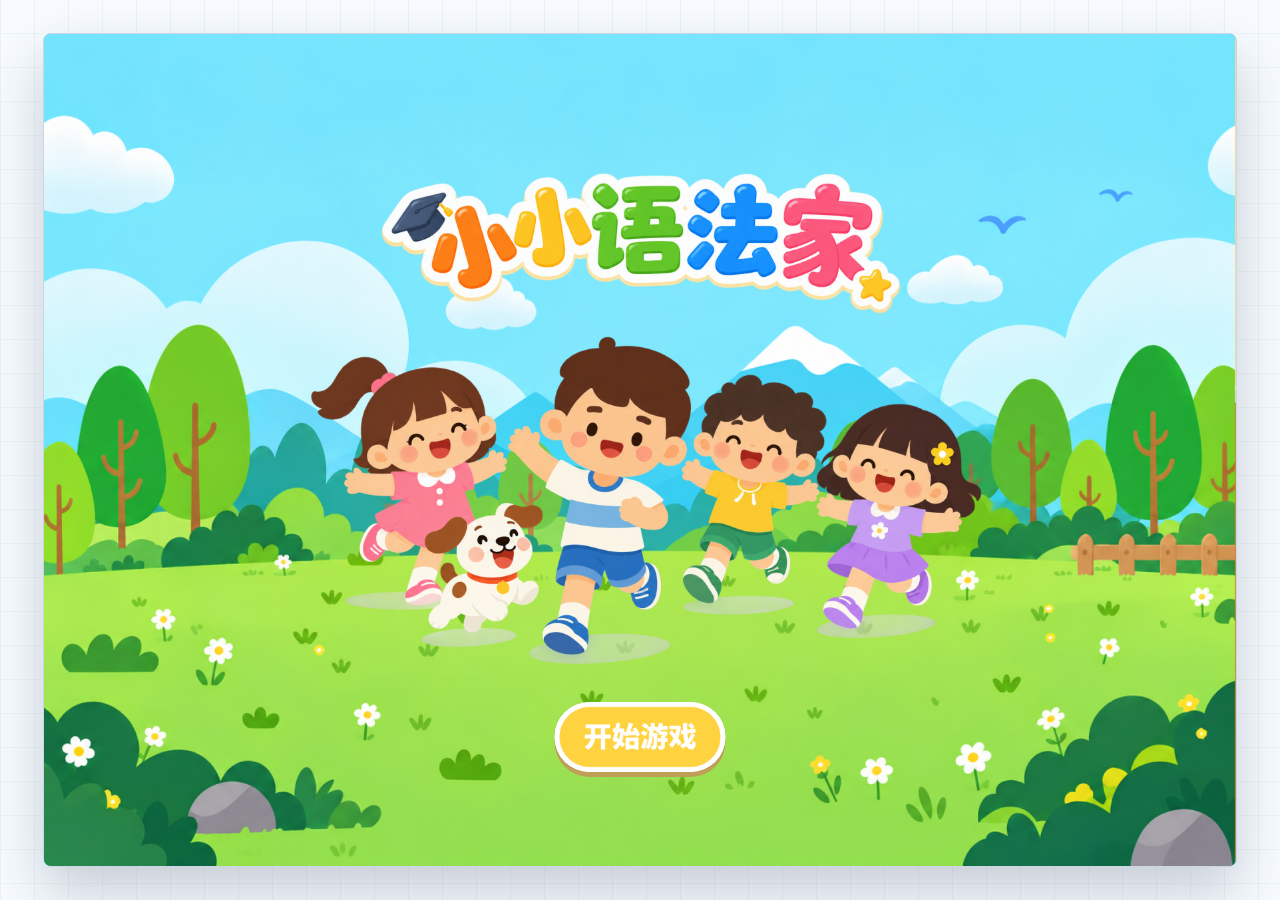
<file: index.html>
<!doctype html>
<html lang="zh-CN">
  <head>
    <meta charset="utf-8" />
    <meta name="viewport" content="width=device-width, initial-scale=1" />
    <title>语文知识乐园 - “的”的用法</title>
    <link rel="stylesheet" href="./styles.css?v=sentence-answer-still-10" />
    <link rel="stylesheet" href="./resource-ui.css?v=sentence-dock-no-title-6" />
    <link rel="stylesheet" href="./top-ui.css?v=stage1-bulb-group-8" />
    <link rel="stylesheet" href="./question-ui.css?v=sentence-stage2-square-slots-3" />
    <link rel="stylesheet" href="./book-guide.css?v=sentence-guide-layout-4" />
    <link rel="stylesheet" href="./celebration.css?v=1" />
  </head>
  <body>
    <main id="game" class="game-stage" aria-label="语文知识乐园">
      <header class="topbar">
        <div class="brand-block">
          <div class="brand-mark" aria-hidden="true">的</div>
          <div>
            <h1>周末整理房间</h1>
            <p id="storyLine">房间有点乱，法法需要你一起找物品。</p>
          </div>
        </div>
        <nav class="stage-tabs" aria-label="关卡阶段">
          <button class="tab is-active" type="button" data-stage-tab="find">找物</button>
          <button class="tab" type="button" data-stage-tab="restore">还原</button>
          <button class="tab" type="button" data-stage-tab="book">宝典</button>
          <button class="tab" type="button" data-stage-tab="transfer">迁移</button>
        </nav>
        <div class="top-actions">
          <button id="soundToggle" class="icon-button" type="button" aria-pressed="true" title="语音反馈">
            <span aria-hidden="true">♪</span>
          </button>
          <button id="restartBtn" class="icon-button" type="button" title="重新开始">
            <span aria-hidden="true">↺</span>
          </button>
        </div>
      </header>

      <section id="view" class="view" aria-live="polite"></section>

      <footer class="statusbar">
        <div class="progress-shell" aria-label="总进度">
          <div id="progressFill" class="progress-fill"></div>
        </div>
        <p id="feedbackText" class="feedback-text">看任务卡，在同一张房间画布里找对应物品。</p>
      </footer>
    </main>

    <script src="./game.js?v=level-celebration-10"></script>
    <script src="./celebration.js?v=1"></script>
    <script src="./resource-ui.js?v=stage1-audio-aligned-5"></script>
    <script src="./top-ui.js?v=8"></script>
  </body>
</html>
</file>
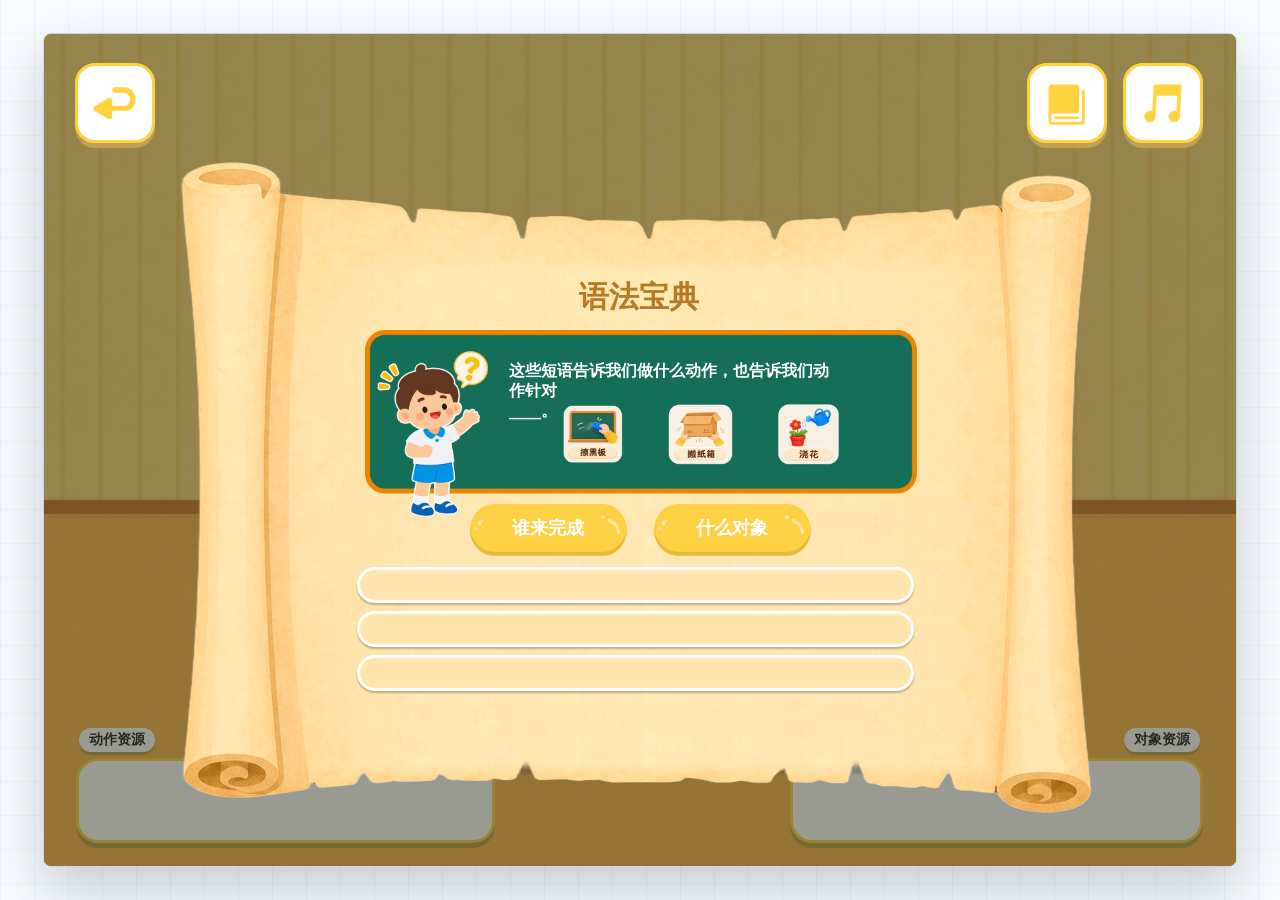
<file: .book-guide-preview.html>
<!doctype html>
<html lang="zh-CN">
  <head>
    <meta charset="utf-8" />
    <meta name="viewport" content="width=device-width, initial-scale=1" />
    <title>语文知识乐园 - “的”的用法</title>
    <link rel="stylesheet" href="./styles.css?v=stage1-entry-baseline-8" />
    <link rel="stylesheet" href="./resource-ui.css?v=stage1-audio-aligned-5" />
    <link rel="stylesheet" href="./top-ui.css?v=stage1-bulb-group-8" />
    <link rel="stylesheet" href="./question-ui.css?v=1" />
    <link rel="stylesheet" href="./book-guide.css?v=stage3-reveal-narration-10" />
  </head>
  <body>
    <main id="game" class="game-stage" aria-label="语文知识乐园">
      <header class="topbar">
        <div class="brand-block">
          <div class="brand-mark" aria-hidden="true">的</div>
          <div>
            <h1>周末整理房间</h1>
            <p id="storyLine">房间有点乱，法法需要你一起找物品。</p>
          </div>
        </div>
        <nav class="stage-tabs" aria-label="关卡阶段">
          <button class="tab is-active" type="button" data-stage-tab="find">找物</button>
          <button class="tab" type="button" data-stage-tab="restore">还原</button>
          <button class="tab" type="button" data-stage-tab="book">宝典</button>
          <button class="tab" type="button" data-stage-tab="transfer">迁移</button>
        </nav>
        <div class="top-actions">
          <button id="soundToggle" class="icon-button" type="button" aria-pressed="true" title="语音反馈">
            <span aria-hidden="true">♪</span>
          </button>
          <button id="restartBtn" class="icon-button" type="button" title="重新开始">
            <span aria-hidden="true">↺</span>
          </button>
        </div>
      </header>

      <section id="view" class="view" aria-live="polite"></section>

      <footer class="statusbar">
        <div class="progress-shell" aria-label="总进度">
          <div id="progressFill" class="progress-fill"></div>
        </div>
        <p id="feedbackText" class="feedback-text">看任务卡，在同一张房间画布里找对应物品。</p>
      </footer>
    </main>

    <script src="./game.js?v=stage3-reveal-narration-10"></script>
    <script>
const previewParams = new URLSearchParams(location.search);
state.sound = false;
state.category = previewParams.get('category') || 'phrase';
state.stage = state.category === 'word' ? 'book' : state.category + '-book';
state[state.category + 'StageThreeGuideIndex'] = Number(previewParams.get('question') || 0);
state[state.category + 'StageThreeGuideSelections'] = [];
render();
    </script>
    <script src="./resource-ui.js?v=stage1-audio-aligned-5"></script>
    <script src="./top-ui.js?v=8"></script>
  </body>
</html>
</file>
<file: styles.css>
:root {
  --stage-w: 1194px;
  --stage-h: 834px;
  --resource-name-size: 13px;
  --ink: #273142;
  --muted: #657186;
  --line: #d7dde8;
  --paper: #fffdf7;
  --wall: #edf8f2;
  --floor: #ffe7bd;
  --sky: #dff2ff;
  --mint: #94d6b6;
  --blue: #4f8bd8;
  --blue-dark: #2b5d99;
  --yellow: #ffd33f;
  --red: #f36464;
  --green: #6ebf71;
  --pink: #f48aaa;
  --purple: #9a83d7;
  --orange: #f2a84a;
  --shadow: 0 14px 28px rgba(39, 49, 66, 0.16);
  --soft-shadow: 0 8px 18px rgba(39, 49, 66, 0.12);
}

* {
  box-sizing: border-box;
}

body {
  margin: 0;
  min-height: 100vh;
  display: grid;
  place-items: center;
  overflow: auto;
  background:
    linear-gradient(90deg, rgba(79, 139, 216, 0.08) 1px, transparent 1px),
    linear-gradient(0deg, rgba(110, 191, 113, 0.08) 1px, transparent 1px),
    #f7fbff;
  background-size: 34px 34px;
  color: var(--ink);
  font-family:
    "PingFang SC",
    "Hiragino Sans GB",
    "Microsoft YaHei",
    "Noto Sans CJK SC",
    system-ui,
    sans-serif;
}

button,
input {
  font: inherit;
}

button {
  color: inherit;
}

.game-stage {
  width: var(--stage-w);
  height: var(--stage-h);
  display: grid;
  grid-template-rows: 88px 1fr 62px;
  overflow: hidden;
  background: var(--paper);
  border: 1px solid #cbd5e5;
  border-radius: 8px;
  box-shadow: 0 24px 54px rgba(31, 45, 65, 0.22);
}

.game-stage.home-layout {
  grid-template-rows: 1fr;
  background: #64d9e9;
}

.game-stage.home-layout .topbar,
.game-stage.home-layout .statusbar {
  display: none;
}

.game-stage.home-layout .view {
  overflow: hidden;
  background: #64d9e9;
}

.game-stage.word-map-layout,
.game-stage.phrase-map-layout,
.game-stage.sentence-map-layout {
  grid-template-rows: 1fr;
  border: 0;
  box-shadow: none;
  background: #35c0e8;
}

.game-stage.word-map-layout .topbar,
.game-stage.word-map-layout .statusbar,
.game-stage.phrase-map-layout .topbar,
.game-stage.phrase-map-layout .statusbar,
.game-stage.sentence-map-layout .topbar,
.game-stage.sentence-map-layout .statusbar { display: none; }
.game-stage.word-map-layout .view,
.game-stage.phrase-map-layout .view,
.game-stage.sentence-map-layout .view {
  width: 1194px;
  height: 834px;
  overflow: hidden;
  background: #35c0e8;
}

.word-map-screen { position: absolute; inset: 0; overflow: hidden; }
.word-map-background { position: absolute; inset: 0; width: 100%; height: 100%; object-fit: fill; }
.word-map-back,
.word-map-node,
.word-map-next { position: absolute; padding: 0; border: 0; background: transparent; cursor: pointer; }
.word-map-back { left: 35px; top: 28px; width: 86px; height: 92px; z-index: 2; }
.word-map-back img { width: 100%; height: 100%; display: block; }
.word-map-guide {
  position: absolute;
  left: 311px;
  top: 174px;
  width: 127px;
  height: 210px;
  z-index: 3;
  object-fit: contain;
  pointer-events: none;
  transform-origin: 50% 90%;
  animation: word-map-guide-idle 2.4s ease-in-out infinite;
}
.word-map-node { left: 337px; top: 327px; width: 52px; height: 54px; z-index: 2; }
.word-map-node img { display: block; width: 100%; height: 100%; }
.word-map-node:hover,
.word-map-node:focus-visible,
.word-map-next:hover,
.word-map-next:focus-visible { outline: none; filter: brightness(1.06); }
.word-map-next { right: 16px; top: 379px; width: 54px; height: 78px; z-index: 2; display: grid; place-items: center; }
.knowledge-map-screen .word-map-guide {
  width: 123px;
  height: 211px;
}
.knowledge-map-screen .word-map-back { z-index: 4; }
.knowledge-map-screen .word-map-next { z-index: 4; }
.phrase-map-screen .word-map-guide { left: 465px; top: 66px; }
.phrase-map-screen .word-map-node { left: 500px; top: 227px; }
.sentence-map-screen .word-map-guide { left: 321px; top: 104px; }
.sentence-map-screen .word-map-node { left: 357px; top: 265px; }
@keyframes word-map-guide-idle {
  0%, 100% { transform: translateY(0) rotate(-1deg); }
  50% { transform: translateY(-7px) rotate(1deg); }
}
@media (prefers-reduced-motion: reduce) {
  .word-map-guide { animation: none; }
}

.home-canvas {
  position: absolute;
  inset: 0;
  display: grid;
  place-items: center;
  padding: 48px 40px;
}

.home-category-screen {
  padding: 0;
  overflow: hidden;
  background: #ffbd18;
}

.home-category-background {
  position: absolute;
  inset: 0;
  display: block;
  width: 100%;
  height: 100%;
  object-fit: fill;
  pointer-events: none;
}

.home-category-hotspots {
  position: absolute;
  inset: 0;
}

.home-category-hotspots::before {
  content: "";
  position: absolute;
  inset: 18% 0 24%;
  background: #ffbd18;
}

.home-category-hit {
  position: absolute;
  top: 22.7%;
  width: 24.7%;
  height: 49.8%;
  padding: 0;
  border: 0;
  background: transparent;
  cursor: pointer;
}

.home-category-hit:nth-child(1) { left: 8.7%; }
.home-category-hit:nth-child(2) { left: 37.55%; }
.home-category-hit:nth-child(3) { left: 66.75%; }

.home-category-hit img {
  display: block;
  width: 100%;
  height: 100%;
  object-fit: fill;
  pointer-events: none;
}

.home-category-hit:hover,
.home-category-hit:focus-visible {
  filter: brightness(1.03);
}

.home-category-hit:active {
  filter: brightness(0.98);
}

.home-title-screen {
  padding: 0;
  background: #64d9e9;
}

.home-title-background {
  position: absolute;
  inset: 0;
  width: 100%;
  height: 100%;
  object-fit: cover;
  object-position: center;
}

.home-start-button {
  position: absolute;
  left: 50%;
  bottom: 11.3%;
  width: 171px;
  padding: 0;
  border: 0;
  border-radius: 999px;
  background: #fff;
  box-shadow: 0 5px 0 var(--ui-gold-base, #be9f55);
  cursor: pointer;
  transform: translateX(-50%);
  transition: transform 120ms ease;
}

.home-start-button img {
  display: block;
  width: 100%;
  height: auto;
  border-radius: inherit;
}

.home-start-button:hover { transform: translate(-50%, -1px); }
.home-start-button:focus-visible {
  outline: 3px solid #fff;
  outline-offset: 6px;
}
.home-start-button:active {
  transform: translate(-50%, 3px);
  box-shadow: 0 2px 0 var(--ui-gold-base, #be9f55);
}

@media (prefers-reduced-motion: reduce) {
  .home-start-button { transition: none; }
}

.home-top-instruction {
  position: absolute;
  left: 181px;
  top: 39px;
  z-index: 1;
  display: block;
  width: 917px;
  height: auto;
  transform-origin: center;
  animation: word-stage-one-question-breathe 1.6s ease-in-out infinite;
  pointer-events: none;
}

.home-category-grid {
  width: 100%;
  display: grid;
  grid-template-columns: repeat(3, minmax(0, 1fr));
  gap: 72px;
  align-items: center;
}

.home-category-card {
  min-width: 0;
  height: 298px;
  display: grid;
  grid-template-rows: 112px 1fr;
  place-items: center;
  gap: 22px;
  padding: 28px 20px;
  border: 0;
  border-radius: 28px;
  background: #eef5fb;
  color: #26384a;
  cursor: pointer;
  box-shadow:
    inset 0 -8px 0 rgba(69, 113, 150, 0.08),
    0 12px 24px rgba(61, 92, 118, 0.12);
  transition: transform 160ms ease, box-shadow 160ms ease, background 160ms ease;
}

.home-category-card.is-active {
  background: #e9f5ef;
  box-shadow:
    inset 0 -8px 0 rgba(73, 150, 105, 0.12),
    0 12px 24px rgba(61, 118, 86, 0.15);
}

.home-category-card.is-active:hover,
.home-category-card.is-active:focus-visible {
  outline: none;
  transform: translateY(-6px);
  box-shadow:
    inset 0 -8px 0 rgba(73, 150, 105, 0.12),
    0 18px 30px rgba(61, 118, 86, 0.2);
}

.home-category-card.is-locked {
  cursor: default;
  filter: saturate(0.42);
  opacity: 0.62;
}

.home-category-icon {
  width: 102px;
  height: 102px;
  display: grid;
  place-items: center;
  border: 5px solid #ffffff;
  border-radius: 30px;
  color: #ffffff;
  font-size: 46px;
  font-weight: 900;
  box-shadow: 0 7px 0 rgba(39, 49, 66, 0.12);
}

.home-category-icon-word {
  background: #56b887;
  transform: rotate(-4deg);
}

.home-category-icon-phrase {
  background: #5d9bd2;
  transform: rotate(3deg);
}

.home-category-icon-sentence {
  background: #e6a34d;
  transform: rotate(-3deg);
}

.home-category-text {
  align-self: stretch;
  display: grid;
  place-items: center;
  align-content: center;
  gap: 10px;
}

.home-category-label {
  display: block;
  color: #233447;
  font-size: 28px;
  font-weight: 900;
  line-height: 1.2;
  text-align: center;
}

.home-category-topic {
  display: block;
  padding: 5px 14px;
  border-radius: 999px;
  background: rgba(255, 255, 255, 0.76);
  color: #596b7d;
  font-size: 19px;
  font-weight: 800;
  line-height: 1.2;
  text-align: center;
}

.game-stage.scene-layout {
  grid-template-rows: 34px 1fr;
}

.game-stage.find-layout {
  grid-template-rows: 1fr;
}

.game-stage.find-layout .topbar {
  display: none;
}

.game-stage.restore-layout {
  grid-template-rows: 1fr;
}

.game-stage.restore-layout .topbar,
.game-stage.restore-layout .statusbar {
  display: none;
}

.game-stage.scene-layout .topbar {
  grid-template-columns: 120px 1fr 120px;
  gap: 0;
  padding: 0 10px;
  background: #f4f5f7;
  border-bottom: 1px solid #c8d2df;
}

.game-stage.scene-layout .topbar::before {
  content: "";
  width: 52px;
  height: 12px;
  display: block;
  justify-self: start;
  background:
    radial-gradient(circle at 6px 6px, #ff6158 0 6px, transparent 6px),
    radial-gradient(circle at 26px 6px, #ffbd2e 0 6px, transparent 6px),
    radial-gradient(circle at 46px 6px, #28c840 0 6px, transparent 6px);
}

.game-stage.scene-layout .brand-block {
  grid-column: 2;
  justify-self: center;
  gap: 0;
}

.game-stage.scene-layout .brand-mark,
.game-stage.scene-layout .stage-tabs,
.game-stage.scene-layout .brand-block p,
.game-stage.scene-layout .statusbar {
  display: none;
}

.game-stage.scene-layout h1 {
  font-size: 15px;
  line-height: 1;
}

.game-stage.scene-layout .top-actions {
  grid-column: 3;
}

.game-stage.scene-layout .icon-button {
  width: 48px;
  height: 48px;
  border: 3px solid #8c8163;
  background: #fff9db;
  box-shadow:
    inset 0 0 0 4px #fffdf0,
    0 5px 0 rgba(59, 52, 33, 0.16);
  color: #2f3342;
  transform: translateY(44px);
  position: relative;
  z-index: 20;
}

.topbar {
  display: grid;
  grid-template-columns: 390px 1fr 112px;
  align-items: center;
  gap: 18px;
  padding: 14px 20px;
  border-bottom: 1px solid var(--line);
  background: linear-gradient(180deg, #ffffff 0%, #f6fbff 100%);
}

.brand-block {
  display: flex;
  align-items: center;
  gap: 14px;
  min-width: 0;
}

.brand-mark {
  width: 58px;
  height: 58px;
  display: grid;
  place-items: center;
  flex: 0 0 auto;
  border: 3px solid #f6b23e;
  border-radius: 8px;
  background: #fff1c5;
  box-shadow: inset 0 -6px 0 rgba(242, 168, 74, 0.2);
  font-size: 34px;
  font-weight: 900;
  color: #a25d00;
}

h1,
h2,
h3,
p {
  margin: 0;
}

h1 {
  font-size: 26px;
  line-height: 1.12;
}

.brand-block p {
  margin-top: 5px;
  color: var(--muted);
  font-size: 15px;
  line-height: 1.25;
}

.stage-tabs {
  display: grid;
  grid-template-columns: repeat(4, 1fr);
  gap: 8px;
}

.tab {
  min-width: 0;
  height: 44px;
  border: 1px solid #cad4e3;
  border-radius: 8px;
  background: #ffffff;
  color: #566275;
  font-weight: 800;
  cursor: pointer;
  box-shadow: 0 3px 0 rgba(39, 49, 66, 0.08);
}

.tab.is-active {
  background: #1f6eb3;
  color: #ffffff;
  border-color: #1f6eb3;
}

.tab.is-complete {
  border-color: #74c48a;
  color: #226d3a;
}

.tab:disabled {
  cursor: default;
  opacity: 0.55;
}

.top-actions {
  display: flex;
  justify-content: flex-end;
  gap: 10px;
}

.icon-button {
  width: 44px;
  height: 44px;
  border: 1px solid #cbd5e5;
  border-radius: 8px;
  background: #ffffff;
  display: grid;
  place-items: center;
  font-size: 22px;
  font-weight: 900;
  cursor: pointer;
  box-shadow: 0 4px 0 rgba(39, 49, 66, 0.08);
}

.icon-button[aria-pressed="false"] {
  opacity: 0.55;
}

.view {
  position: relative;
  overflow: hidden;
  background:
    linear-gradient(180deg, rgba(223, 242, 255, 0.72) 0%, rgba(237, 248, 242, 0.74) 56%, rgba(255, 231, 189, 0.74) 56%, rgba(255, 231, 189, 0.8) 100%);
}

.game-stage.scene-layout .view {
  background: #cdeef2;
}

.statusbar {
  display: grid;
  grid-template-columns: 285px 1fr;
  align-items: center;
  gap: 18px;
  padding: 12px 20px;
  border-top: 1px solid var(--line);
  background: #ffffff;
}

.progress-shell {
  height: 16px;
  overflow: hidden;
  border: 1px solid #c1cbda;
  border-radius: 8px;
  background: #edf2f7;
}

.progress-fill {
  width: 0%;
  height: 100%;
  background: linear-gradient(90deg, #4f8bd8, #6ebf71, #ffd33f);
  transition: width 260ms ease;
}

.feedback-text {
  min-height: 24px;
  color: #2d425a;
  font-size: 18px;
  font-weight: 800;
  line-height: 1.25;
}

.screen-grid {
  position: absolute;
  inset: 0;
  display: grid;
  grid-template-columns: 318px 1fr 280px;
  gap: 14px;
  padding: 16px;
}

.find-canvas {
  position: absolute;
  inset: 16px;
}

.find-room {
  width: 100%;
  height: 100%;
}

.game-stage.scene-layout .find-canvas,
.game-stage.scene-layout .restore-canvas {
  inset: 0;
}

.game-stage.scene-layout .room-scene {
  border: 0;
  border-radius: 0;
  box-shadow: none;
}

.scene-bottom-bar {
  position: absolute;
  left: 132px;
  right: 132px;
  bottom: 18px;
  z-index: 8;
  display: grid;
  gap: 12px;
  padding: 12px 18px;
  border: 3px solid #81613a;
  border-radius: 8px;
  background:
    linear-gradient(180deg, rgba(255, 252, 233, 0.96), rgba(255, 244, 204, 0.96)),
    #fff6cf;
  box-shadow:
    inset 0 0 0 3px rgba(255, 255, 255, 0.75),
    0 14px 28px rgba(70, 53, 30, 0.24);
}

.scene-bottom-bar::before,
.scene-bottom-bar::after {
  content: "";
  position: absolute;
  top: -18px;
  bottom: -18px;
  width: 20px;
  border: 3px solid #81613a;
  border-radius: 10px;
  background: #fff9df;
}

.scene-bottom-bar::before {
  left: -13px;
}

.scene-bottom-bar::after {
  right: -13px;
}

.find-bottom-bar {
  grid-template-columns: 282px 1fr;
  min-height: 126px;
  gap: 10px;
  padding: 9px 16px;
}

.find-corner-tools {
  position: absolute;
  left: 36px;
  right: 40px;
  top: 48px;
  z-index: 12;
  display: flex;
  align-items: flex-start;
  justify-content: space-between;
  pointer-events: none;
}

.find-tool-right {
  display: flex;
  gap: 16px;
}

.find-tool-button {
  width: 96px;
  display: grid;
  justify-items: center;
  gap: 9px;
  border: 0;
  background: transparent;
  color: #111827;
  font-size: 18px;
  font-weight: 900;
  line-height: 1.1;
  cursor: pointer;
  pointer-events: auto;
}

.find-tool-icon {
  width: 84px;
  height: 84px;
  display: grid;
  place-items: center;
  border: 3px solid #c6c6c6;
  border-radius: 24px;
  background: rgba(210, 210, 210, 0.9);
  box-shadow: 0 7px 0 rgba(39, 49, 66, 0.12);
  color: #273142;
  font-size: 35px;
  font-weight: 900;
}

.find-question-panel {
  position: absolute;
  left: 50%;
  bottom: 144px;
  z-index: 10;
  width: 210px;
  transform: translateX(-50%);
  display: grid;
  gap: 9px;
  justify-items: center;
}

.find-question-title {
  display: flex;
  align-items: center;
  justify-content: center;
  gap: 10px;
  color: #111827;
  height: 27px;
  font-size: 24px;
  font-weight: 900;
}

.find-question-panel .visual-card {
  width: 210px;
  height: 90px;
  min-height: 90px;
  padding: 10px;
  border: 0;
  background: rgba(210, 210, 210, 0.78);
  box-shadow: none;
}

.find-question-panel .clue-tile,
.find-question-panel .object-tile {
  width: 66px;
  height: 66px;
}

.find-question-panel .icon-svg {
  width: 64px;
  height: 64px;
}

.find-resource-dock {
  position: absolute;
  left: 42px;
  right: 42px;
  bottom: 34px;
  z-index: 9;
  height: 91px;
  min-height: 91px;
  padding: 8px 12px;
  border: 0;
  border-radius: 8px;
  background: rgba(210, 210, 210, 0.82);
  box-shadow: 0 7px 0 rgba(39, 49, 66, 0.1);
}

.find-resource-title {
  position: absolute;
  left: 0;
  top: -43px;
  right: 0;
  display: block;
  color: #111827;
  font-size: 24px;
  font-weight: 900;
}

.find-resource-dock .resource-groups {
  grid-template-columns: repeat(2, minmax(0, 1fr));
  gap: 12px;
}

.find-resource-dock .resource-group {
  padding: 6px;
  background: rgba(255, 255, 255, 0.42);
  border-color: rgba(255, 255, 255, 0.7);
}

.find-resource-dock .resource-group h4 {
  font-size: 12px;
  margin-bottom: 5px;
}

.find-resource-dock .resource-group-list {
  min-height: 40px;
  max-height: 40px;
  grid-auto-flow: column;
  grid-auto-columns: minmax(112px, 1fr);
  grid-template-columns: none;
  overflow-x: auto;
  overflow-y: hidden;
}

.find-resource-dock .basket-row {
  min-height: 36px;
  height: 36px;
  grid-template-columns: 30px 1fr;
  padding: 3px 6px;
  gap: 6px;
}

.find-resource-dock .basket-row strong {
  font-size: 12px;
}

.find-resource-dock .scene-message {
  margin-top: 3px;
  min-height: 16px;
  font-size: 12px;
}

.find-resource-dock .tiny-svg {
  width: 28px;
  height: 28px;
}

.game-stage.scene-layout .find-room .bed {
  bottom: 148px;
}

.game-stage.scene-layout .find-room .desk {
  bottom: 232px;
}

.game-stage.scene-layout .find-room .rug {
  bottom: 152px;
}

.game-stage.scene-layout .find-room .toy-basket {
  bottom: 162px;
}

.restore-bottom-bar {
  left: 70px;
  right: 70px;
  min-height: 216px;
  grid-template-columns: 398px minmax(360px, 1fr) 214px;
  align-items: stretch;
}

.scene-message {
  grid-column: 1 / -1;
  min-height: 20px;
  color: #5d4b2d;
  font-size: 14px;
  font-weight: 900;
  line-height: 1.25;
  text-align: center;
}

.scene-task-card,
.scene-resource-card,
.scene-bottom-bar .restore-combo-overlay,
.scene-bottom-bar .restore-book-overlay {
  position: relative;
  z-index: 1;
  min-width: 0;
  width: auto;
  max-height: none;
  padding: 0;
  border: 0;
  background: transparent;
  box-shadow: none;
}

.scene-bottom-bar .restore-combo-overlay {
  display: grid;
  grid-template-rows: auto 70px 42px 58px;
  gap: 7px;
}

.scene-bottom-bar .restore-combo-overlay .place-object {
  width: 58px;
  height: 58px;
}

.scene-bottom-bar .restore-combo-overlay .place-object .icon-svg {
  width: 52px;
  height: 52px;
}

.scene-bottom-bar .restore-book-overlay {
  display: grid;
  grid-template-rows: auto 1fr;
}

.scene-task-card .panel-title,
.scene-resource-card .panel-title,
.scene-bottom-bar .combo-title,
.scene-bottom-bar .restore-book-overlay .panel-title {
  margin-bottom: 8px;
}

.find-bottom-bar .panel-title {
  margin-bottom: 5px;
}

.scene-bottom-bar .panel-kicker {
  color: #765f35;
}

.scene-bottom-bar h2,
.scene-bottom-bar h3 {
  color: #273142;
  font-size: 18px;
}

.scene-task-card .visual-card {
  min-height: 74px;
  padding: 6px;
  background: rgba(255, 255, 255, 0.62);
}

.scene-task-card .clue-tile,
.scene-task-card .object-tile {
  width: 62px;
  height: 62px;
}

.scene-task-card .icon-svg {
  width: 60px;
  height: 60px;
}

.scene-resource-card .resource-groups {
  grid-template-columns: repeat(2, minmax(0, 1fr));
}

.scene-resource-card .resource-group {
  background: rgba(255, 255, 255, 0.56);
}

.scene-resource-card .resource-group-list {
  max-height: 82px;
  overflow: auto;
}

.find-bottom-bar .scene-resource-card .resource-group-list {
  max-height: 58px;
}

.scene-resource-card .basket-row {
  min-height: 34px;
  padding: 3px 5px;
  grid-template-columns: 28px 1fr;
}

.scene-resource-card .basket-row strong {
  font-size: 11px;
}

.find-bottom-bar .tiny-svg {
  width: 28px;
  height: 28px;
}

.find-task-overlay {
  position: absolute;
  left: 16px;
  top: 16px;
  z-index: 5;
  width: 312px;
  padding: 12px;
}

.find-basket-overlay {
  position: absolute;
  right: 16px;
  bottom: 16px;
  z-index: 5;
  width: 394px;
  max-height: 184px;
  padding: 12px;
}

.find-basket-overlay .panel-title {
  margin-bottom: 8px;
}

.find-basket-overlay .basket-list {
  max-height: 116px;
  overflow: auto;
  padding-right: 2px;
}

.find-basket-overlay .basket-row {
  grid-template-columns: 34px 1fr;
  min-height: 44px;
  padding: 5px;
}

.find-basket-overlay .basket-row strong {
  font-size: 12px;
}

.find-basket-overlay .book-empty {
  height: 54px;
  font-size: 14px;
}

.panel {
  min-width: 0;
  border: 1px solid rgba(126, 139, 158, 0.42);
  border-radius: 8px;
  background: rgba(255, 255, 255, 0.88);
  box-shadow: var(--soft-shadow);
}

.task-panel,
.basket-panel,
.book-panel {
  padding: 14px;
}

.panel-title {
  display: flex;
  align-items: center;
  justify-content: space-between;
  gap: 10px;
  margin-bottom: 12px;
}

.panel-title h2,
.panel-title h3 {
  font-size: 19px;
  line-height: 1.2;
}

.panel-kicker {
  color: var(--muted);
  font-size: 13px;
  font-weight: 800;
}

.count-chip {
  min-width: 52px;
  height: 30px;
  padding: 5px 9px;
  border-radius: 8px;
  border: 1px solid #cfdae8;
  background: #f8fbff;
  color: #4b5d73;
  text-align: center;
  font-size: 14px;
  font-weight: 900;
}

.visual-card {
  display: grid;
  grid-template-columns: 1fr;
  gap: 12px;
  align-items: center;
  padding: 14px;
  border: 2px solid #bfd0e5;
  border-radius: 8px;
  background:
    linear-gradient(180deg, rgba(255, 255, 255, 0.95), rgba(243, 248, 255, 0.95));
}

.visual-pair {
  display: flex;
  align-items: center;
  justify-content: center;
  gap: 10px;
}

.plus-mark {
  width: 28px;
  height: 28px;
  display: grid;
  place-items: center;
  border-radius: 50%;
  border: 2px solid #b4c4d9;
  background: #ffffff;
  color: #5e6f85;
  font-size: 22px;
  font-weight: 900;
}

.task-copy {
  color: var(--muted);
  font-size: 15px;
  font-weight: 800;
  line-height: 1.35;
}

.clue-tile,
.object-tile,
.mini-object {
  position: relative;
  display: grid;
  place-items: center;
  overflow: hidden;
  border: 1px solid #c7d2e2;
  border-radius: 8px;
  background: #ffffff;
}

.clue-tile {
  width: 78px;
  height: 78px;
}

.object-tile {
  width: 78px;
  height: 78px;
}

.icon-svg {
  display: block;
  width: 78px;
  height: 78px;
}

.small-svg {
  width: 52px;
  height: 52px;
}

.tiny-svg {
  width: 34px;
  height: 34px;
}

.scene {
  position: relative;
  min-height: 0;
  overflow: hidden;
  border: 1px solid rgba(126, 139, 158, 0.35);
  border-radius: 8px;
  box-shadow: var(--soft-shadow);
}

.room-scene {
  background:
    linear-gradient(180deg, #dff2ff 0%, #eef9f0 46%, #ffe2b5 46%, #ffe8c2 100%);
}

.home-transfer-scene {
  background:
    linear-gradient(180deg, #dff3ff 0%, #f6fbff 40%, #e9f4df 40%, #f3ead9 100%);
}

.wall-line {
  position: absolute;
  left: 0;
  right: 0;
  top: 274px;
  height: 2px;
  background: rgba(196, 159, 112, 0.55);
}

.poster-window {
  position: absolute;
  left: 34px;
  top: 28px;
  width: 132px;
  height: 92px;
  border: 6px solid #ffffff;
  background: linear-gradient(180deg, #bfe9ff, #f9d282);
  box-shadow: 0 8px 0 rgba(78, 102, 128, 0.12);
}

.poster-window::after {
  content: "";
  position: absolute;
  left: 58px;
  top: 16px;
  width: 34px;
  height: 34px;
  border-radius: 50%;
  background: #ffd33f;
}

.bed {
  position: absolute;
  left: 28px;
  bottom: 42px;
  width: 222px;
  height: 112px;
  border-radius: 8px 8px 4px 4px;
  background: #7fb1ea;
  box-shadow: 0 12px 0 rgba(49, 84, 132, 0.18);
}

.bed::before {
  content: "";
  position: absolute;
  left: 18px;
  top: -34px;
  width: 88px;
  height: 48px;
  border-radius: 8px;
  background: #fff8df;
  border: 3px solid #e7dcbf;
}

.bed::after {
  content: "";
  position: absolute;
  right: 0;
  bottom: 24px;
  width: 170px;
  height: 58px;
  border-radius: 8px 0 0 8px;
  background: #f69eb6;
}

.desk {
  position: absolute;
  right: 30px;
  bottom: 138px;
  width: 230px;
  height: 100px;
  background: #c18346;
  border-radius: 8px 8px 4px 4px;
  box-shadow: 0 12px 0 rgba(99, 66, 34, 0.18);
}

.desk::before,
.desk::after {
  content: "";
  position: absolute;
  bottom: -72px;
  width: 18px;
  height: 72px;
  background: #8b5b31;
}

.desk::before {
  left: 26px;
}

.desk::after {
  right: 26px;
}

.shelf {
  position: absolute;
  right: 36px;
  top: 31px;
  width: 170px;
  height: 170px;
  border: 8px solid #9c6b3d;
  border-radius: 8px;
  background:
    linear-gradient(180deg, transparent 48%, #9c6b3d 48%, #9c6b3d 54%, transparent 54%),
    #ffe1ad;
}

.wardrobe {
  position: absolute;
  left: 286px;
  top: 30px;
  width: 130px;
  height: 232px;
  border-radius: 8px;
  border: 8px solid #73a67d;
  background:
    linear-gradient(90deg, transparent 49%, rgba(92, 133, 97, 0.8) 49%, rgba(92, 133, 97, 0.8) 53%, transparent 53%),
    #cbeac9;
}

.rug {
  position: absolute;
  left: 226px;
  bottom: 40px;
  width: 254px;
  height: 110px;
  border-radius: 50%;
  background: repeating-linear-gradient(90deg, #fbd25e 0 22px, #f8937f 22px 44px, #8fcbe8 44px 66px);
  opacity: 0.88;
}

.toy-basket {
  position: absolute;
  left: 494px;
  bottom: 56px;
  width: 124px;
  height: 86px;
  border-radius: 8px 8px 14px 14px;
  background: #d69a55;
  border: 5px solid #a86d35;
}

.target-item {
  position: absolute;
  z-index: 2;
  width: 96px;
  height: 96px;
  padding: 5px;
  display: grid;
  place-items: center;
  border: 2px solid rgba(255, 255, 255, 0.88);
  border-radius: 8px;
  background: rgba(255, 255, 255, 0.78);
  cursor: pointer;
  box-shadow: var(--soft-shadow);
  transition:
    transform 160ms ease,
    box-shadow 160ms ease,
    border-color 160ms ease;
}

.target-item:hover,
.target-item:focus-visible {
  outline: none;
  transform: translateY(-4px) scale(1.04);
  border-color: #ffd33f;
  box-shadow: 0 12px 24px rgba(39, 49, 66, 0.2);
}

.target-item.is-found {
  opacity: 0;
  pointer-events: none;
}

.target-item.is-wrong {
  animation: shake 260ms ease;
}

@keyframes shake {
  0%,
  100% {
    transform: translateX(0);
  }
  33% {
    transform: translateX(-8px);
  }
  66% {
    transform: translateX(8px);
  }
}

.item-name {
  display: block;
  margin-top: -6px;
  color: #2d425a;
  font-size: 12px;
  font-weight: 900;
  line-height: 1;
  text-align: center;
}

.basket-list,
.book-list {
  display: grid;
  gap: 8px;
}

.resource-groups {
  display: grid;
  gap: 8px;
  align-items: stretch;
}

.basket-list.resource-groups {
  grid-template-columns: repeat(2, minmax(0, 1fr));
  align-items: stretch;
}

.resource-group {
  min-width: 0;
  min-height: 0;
  display: flex;
  flex-direction: column;
  padding: 7px;
  border: 1px solid #d9e2ee;
  border-radius: 8px;
  background: rgba(255, 255, 255, 0.78);
}

.resource-group h4 {
  margin: 0 0 6px;
  color: #53637a;
  font-size: 12px;
  font-weight: 900;
  line-height: 1.1;
}

.resource-group-list {
  flex: 1 1 auto;
  min-height: 44px;
  display: grid;
  align-content: start;
  gap: 6px;
}

.resource-empty {
  min-height: 42px;
  display: grid;
  place-items: center;
  color: #8a96a8;
  font-size: 12px;
  font-weight: 900;
  line-height: 1.25;
  text-align: center;
}

.basket-row {
  display: grid;
  grid-template-columns: 45px 1fr;
  align-items: center;
  gap: 8px;
  min-height: 52px;
  padding: 7px;
  border: 1px solid #d9e2ee;
  border-radius: 8px;
  background: #ffffff;
}

.basket-row strong {
  display: block;
  font-size: 14px;
  line-height: 1.2;
}

.restore-grid {
  position: absolute;
  inset: 0;
  display: grid;
  grid-template-columns: 288px 1fr 276px;
  grid-template-rows: 1fr;
  gap: 12px;
  padding: 14px;
}

.restore-canvas {
  position: absolute;
  inset: 16px;
}

.restore-room {
  width: 100%;
  height: 100%;
}

.restore-task-overlay {
  position: absolute;
  left: 16px;
  top: 16px;
  z-index: 5;
  width: 316px;
  padding: 12px;
}

.restore-cue {
  min-height: 42px;
  display: grid;
  align-items: center;
  padding: 10px 12px;
  border: 1px solid #d2deec;
  border-radius: 8px;
  background: #f7fbff;
  color: #3d4d62;
  font-size: 16px;
  font-weight: 900;
  line-height: 1.35;
}

.restore-combo-overlay {
  position: absolute;
  left: 16px;
  bottom: 16px;
  z-index: 5;
  width: 650px;
  max-height: 356px;
  grid-template-rows: auto 78px 44px 74px 1fr;
  gap: 8px;
  padding: 12px;
}

.restore-combo-overlay .combo-title h2 {
  font-size: 18px;
}

.restore-combo-overlay .combo-slot {
  height: 72px;
  font-size: 14px;
}

.restore-combo-overlay .de-bridge {
  height: 54px;
  font-size: 27px;
}

.restore-combo-overlay .phrase-box {
  min-height: 44px;
  font-size: 21px;
}

.restore-combo-overlay .place-object {
  width: 74px;
  height: 74px;
}

.restore-combo-overlay .resource-group-list {
  max-height: 74px;
}

.restore-combo-overlay .resource-card {
  height: 58px;
  grid-template-rows: 36px 1fr;
  font-size: 11px;
}

.restore-combo-overlay .small-svg {
  width: 38px;
  height: 38px;
}

.restore-book-overlay {
  position: absolute;
  right: 16px;
  bottom: 16px;
  z-index: 5;
  width: 322px;
  max-height: 214px;
  padding: 12px;
}

.restore-book-overlay .book-page {
  min-height: 0;
  max-height: 132px;
  overflow: auto;
}

.restore-book-overlay .book-empty {
  height: 112px;
  font-size: 14px;
}

.restore-book-overlay .book-line {
  min-height: 34px;
  font-size: 13px;
  padding: 6px;
}

.restore-side {
  display: grid;
  grid-template-rows: 1fr 1fr;
  gap: 12px;
}

.mini-room-panel {
  display: grid;
  grid-template-rows: 34px 1fr;
  padding: 10px;
}

.mini-title {
  color: #3c4b5f;
  font-size: 15px;
  font-weight: 900;
}

.mini-room {
  position: relative;
  overflow: hidden;
  border: 1px solid #cbd6e6;
  border-radius: 8px;
  background:
    linear-gradient(180deg, #e8f7ff 0%, #f2fbef 52%, #ffe3bc 52%, #ffe8c8 100%);
}

.mini-room::before {
  content: "";
  position: absolute;
  left: 0;
  right: 0;
  top: 50%;
  height: 2px;
  background: rgba(189, 143, 88, 0.45);
}

.mini-furniture {
  position: absolute;
  border-radius: 6px;
}

.mini-desk {
  right: 18px;
  bottom: 28px;
  width: 118px;
  height: 48px;
  background: #b87940;
}

.mini-shelf {
  right: 20px;
  top: 22px;
  width: 92px;
  height: 92px;
  border: 5px solid #996636;
  background:
    linear-gradient(180deg, transparent 48%, #996636 48%, #996636 55%, transparent 55%),
    #ffdda2;
}

.mini-wardrobe {
  left: 20px;
  top: 18px;
  width: 78px;
  height: 118px;
  border: 5px solid #6ea07a;
  background: #c9e8c7;
}

.mini-rug {
  left: 92px;
  bottom: 18px;
  width: 116px;
  height: 46px;
  border-radius: 50%;
  background: repeating-linear-gradient(90deg, #ffd33f 0 14px, #f48aaa 14px 28px, #8fcbe8 28px 42px);
}

.mini-bookcase {
  left: 14px;
  bottom: 22px;
  width: 102px;
  height: 80px;
  border: 5px solid #8e6840;
  background: #ffe0a9;
}

.mini-box {
  left: 44px;
  bottom: 23px;
  width: 88px;
  height: 58px;
  border: 5px solid #cf8c54;
  background: #ffd3df;
}

.mini-coaster {
  right: 48px;
  bottom: 72px;
  width: 70px;
  height: 20px;
  border-radius: 50%;
  background: #8fcbe8;
}

.mini-album {
  left: 30px;
  bottom: 32px;
  width: 126px;
  height: 70px;
  background: #fff8cf;
  border: 4px solid #ddb354;
}

.slot-highlight {
  position: absolute;
  width: 78px;
  height: 78px;
  display: grid;
  place-items: center;
  border: 2px dashed #1f6eb3;
  border-radius: 8px;
  background: rgba(255, 255, 255, 0.62);
}

.restore-stage-slot {
  z-index: 3;
  width: 84px;
  height: 84px;
  background: rgba(255, 255, 255, 0.54);
}

.restore-stage-slot.is-active {
  border-color: #1f6eb3;
  background: rgba(255, 255, 255, 0.82);
  box-shadow: 0 10px 22px rgba(31, 110, 179, 0.18);
}

.restore-stage-slot:not(.is-active):not(.is-filled) {
  opacity: 0.5;
}

.slot-highlight.is-ready {
  border-color: #5baa67;
  background: rgba(235, 255, 235, 0.74);
  animation: pulse 1100ms ease-in-out infinite;
}

.slot-highlight.is-filled {
  border-style: solid;
  border-color: #5baa67;
  background: rgba(255, 255, 255, 0.86);
  animation: none;
}

@keyframes pulse {
  0%,
  100% {
    box-shadow: 0 0 0 0 rgba(91, 170, 103, 0.35);
  }
  50% {
    box-shadow: 0 0 0 10px rgba(91, 170, 103, 0);
  }
}

.combo-panel {
  display: grid;
  grid-template-rows: auto 104px 64px 108px 1fr;
  gap: 12px;
  padding: 14px;
}

.combo-title {
  display: flex;
  align-items: center;
  justify-content: space-between;
  gap: 12px;
}

.combo-title h2 {
  font-size: 21px;
}

.combo-slots {
  display: grid;
  grid-template-columns: 1fr 76px 1fr;
  align-items: center;
  gap: 8px;
}

.combo-slot {
  height: 96px;
  display: grid;
  place-items: center;
  border: 2px dashed #b5c4d8;
  border-radius: 8px;
  background: #f7fbff;
  color: #607187;
  font-size: 15px;
  font-weight: 900;
}

.combo-slot.is-filled {
  border-style: solid;
  border-color: #4f8bd8;
  background: #ffffff;
}

.de-bridge {
  height: 64px;
  position: relative;
  display: grid;
  place-items: center;
  color: #975b00;
  font-size: 32px;
  font-weight: 900;
}

.de-bridge::before {
  content: "";
  position: absolute;
  left: 3px;
  right: 3px;
  bottom: 10px;
  height: 28px;
  border: 6px solid #f2a84a;
  border-bottom: 0;
  border-radius: 48px 48px 0 0;
  opacity: 0.38;
}

.de-bridge.is-on {
  animation: glow 900ms ease;
}

@keyframes glow {
  0% {
    transform: scale(0.9);
    filter: brightness(1);
  }
  55% {
    transform: scale(1.08);
    filter: brightness(1.24);
  }
  100% {
    transform: scale(1);
    filter: brightness(1);
  }
}

.phrase-box {
  min-height: 58px;
  display: grid;
  place-items: center;
  border: 1px solid #d2deec;
  border-radius: 8px;
  background: #fff7db;
  color: #35465a;
  font-size: 26px;
  font-weight: 900;
  text-align: center;
}

.phrase-box .de-char {
  display: inline-grid;
  place-items: center;
  min-width: 34px;
  height: 34px;
  margin: 0 3px;
  border: 2px solid #f2a84a;
  border-radius: 8px;
  background: #fff0b7;
  color: #9b5f00;
}

.resource-bank {
  display: grid;
  grid-template-columns: repeat(2, minmax(0, 1fr));
  gap: 8px;
  align-content: stretch;
  align-items: stretch;
  overflow: hidden;
}

.resource-bank .resource-group {
  height: 100%;
  overflow: hidden;
}

.resource-bank .resource-group h4 {
  font-size: 13px;
}

.resource-bank .resource-group-list {
  flex: 1 1 auto;
  grid-template-columns: repeat(4, minmax(0, 1fr));
  max-height: 100px;
  overflow: auto;
  padding-right: 2px;
}

.resource-card {
  height: 76px;
  min-width: 0;
  border: 1px solid #cbd6e6;
  border-radius: 8px;
  background: #ffffff;
  cursor: grab;
  display: grid;
  grid-template-rows: 48px 1fr;
  place-items: center;
  padding: 4px;
  font-size: 12px;
  font-weight: 900;
  line-height: 1;
  box-shadow: 0 3px 0 rgba(39, 49, 66, 0.08);
}

.resource-card:active {
  cursor: grabbing;
}

.resource-card.is-selected {
  border-color: #1f6eb3;
  box-shadow: 0 0 0 3px rgba(31, 110, 179, 0.18);
}

.resource-card.is-used {
  opacity: 0.5;
}

/* Wrong second-stage answers shake inside the answer frame, not the resource bank. */
.restore-question-card .combo-slot.is-wrong {
  border-color: #f36464;
  box-shadow: 0 0 0 3px rgba(243, 100, 100, 0.2);
  animation: shake 360ms ease;
}

.place-object {
  width: 96px;
  height: 96px;
  border: 2px solid #5baa67;
  border-radius: 8px;
  background: #ffffff;
  cursor: grab;
  display: grid;
  place-items: center;
  justify-self: center;
  box-shadow: var(--soft-shadow);
}

.place-object:disabled {
  opacity: 0.42;
  cursor: default;
}

.book-panel {
  display: grid;
  grid-template-rows: auto 1fr;
  gap: 8px;
}

.book-page {
  min-height: 0;
  padding: 12px;
  border: 2px solid #e1c26d;
  border-radius: 8px;
  background:
    linear-gradient(90deg, rgba(255, 244, 191, 0.88), rgba(255, 252, 231, 0.88)),
    #fffbea;
}

.book-list {
  align-content: start;
}

.book-line {
  min-height: 42px;
  display: flex;
  align-items: center;
  gap: 8px;
  padding: 8px;
  border-bottom: 1px solid rgba(189, 155, 80, 0.28);
  font-size: 15px;
  font-weight: 800;
  line-height: 1.3;
}

.book-line:last-child {
  border-bottom: 0;
}

.book-line.is-new {
  animation: lineIn 500ms ease;
}

@keyframes lineIn {
  from {
    opacity: 0;
    transform: translateY(8px);
  }
  to {
    opacity: 1;
    transform: translateY(0);
  }
}

.book-empty {
  display: grid;
  place-items: center;
  height: 180px;
  color: #8b7440;
  font-size: 17px;
  font-weight: 900;
  text-align: center;
}

.wide-screen {
  position: absolute;
  inset: 0;
  display: grid;
  grid-template-columns: 1fr 342px;
  gap: 14px;
  padding: 16px;
}

.book-showcase {
  padding: 22px;
  display: grid;
  grid-template-rows: auto 170px 1fr;
  gap: 16px;
  background:
    linear-gradient(180deg, rgba(255, 254, 245, 0.94), rgba(255, 248, 224, 0.94)),
    var(--paper);
}

.book-showcase h2 {
  font-size: 31px;
}

.bridge-showcase {
  display: grid;
  grid-template-columns: 1fr 150px 1fr;
  align-items: center;
  gap: 18px;
}

.show-card {
  height: 138px;
  display: grid;
  place-items: center;
  border: 2px solid #c7d2e2;
  border-radius: 8px;
  background: #ffffff;
  box-shadow: var(--soft-shadow);
  color: #35465a;
  font-size: 28px;
  font-weight: 900;
}

.show-bridge {
  height: 104px;
  display: grid;
  place-items: center;
  border-radius: 8px;
  background: #fff0bd;
  border: 3px solid #f2a84a;
  color: #975b00;
  font-size: 56px;
  font-weight: 900;
  box-shadow: inset 0 -8px 0 rgba(242, 168, 74, 0.22);
}

.rule-list {
  display: grid;
  gap: 10px;
  align-content: start;
}

.rule-line {
  min-height: 48px;
  display: flex;
  align-items: center;
  gap: 12px;
  padding: 10px 12px;
  border: 1px solid #dccb90;
  border-radius: 8px;
  background: #ffffff;
  font-size: 20px;
  font-weight: 900;
}

.rule-index {
  width: 28px;
  height: 28px;
  display: grid;
  place-items: center;
  border-radius: 50%;
  background: #1f6eb3;
  color: #ffffff;
  font-size: 16px;
}

.example-panel {
  padding: 18px;
  display: grid;
  grid-template-rows: auto 1fr auto;
  gap: 14px;
}

.example-panel h3 {
  font-size: 22px;
}

.examples {
  display: grid;
  gap: 10px;
  align-content: start;
}

.example-chip {
  min-height: 48px;
  display: flex;
  align-items: center;
  padding: 8px 12px;
  border-radius: 8px;
  border: 1px solid #d2deec;
  background: #f7fbff;
  font-size: 18px;
  font-weight: 900;
}

.primary-button,
.secondary-button {
  height: 48px;
  border-radius: 8px;
  font-size: 18px;
  font-weight: 900;
  cursor: pointer;
}

.primary-button {
  border: 1px solid #1f6eb3;
  background: #1f6eb3;
  color: #ffffff;
}

.secondary-button {
  border: 1px solid #cbd6e6;
  background: #ffffff;
  color: #35465a;
}

.transfer-grid {
  position: absolute;
  inset: 0;
  display: grid;
  grid-template-columns: 336px 1fr 298px;
  grid-template-rows: 1fr 202px;
  gap: 12px;
  padding: 14px;
}

.transfer-panel {
  grid-column: 1;
  grid-row: 1;
  padding: 14px;
}

.transfer-grid > .scene {
  grid-column: 2;
  grid-row: 1;
}

.broadcast {
  min-height: 92px;
  display: grid;
  align-items: center;
  padding: 14px;
  border: 2px solid #d5bf66;
  border-radius: 8px;
  background: #fff6c9;
  color: #543f08;
  font-size: 19px;
  font-weight: 900;
  line-height: 1.4;
}

.choice-group {
  margin-top: 14px;
  display: grid;
  gap: 9px;
}

.choice-title {
  color: #53637a;
  font-size: 14px;
  font-weight: 900;
}

.choice-row {
  display: grid;
  grid-template-columns: 1fr 1fr;
  gap: 8px;
}

.choice-card {
  min-height: 84px;
  display: grid;
  grid-template-rows: 54px 1fr;
  place-items: center;
  border: 1px solid #cbd6e6;
  border-radius: 8px;
  background: #ffffff;
  cursor: pointer;
  font-size: 14px;
  font-weight: 900;
  box-shadow: 0 3px 0 rgba(39, 49, 66, 0.08);
}

.choice-card.is-selected {
  border-color: #1f6eb3;
  box-shadow: 0 0 0 3px rgba(31, 110, 179, 0.18);
}

.family-window,
.family-sofa,
.family-table,
.family-sideboard,
.family-board {
  position: absolute;
  border-radius: 8px;
}

.family-window {
  left: 42px;
  top: 34px;
  width: 170px;
  height: 106px;
  border: 6px solid #89b9dd;
  background:
    linear-gradient(180deg, #bce7ff 0%, #ecfbff 58%, #ffdba0 58%, #ffe8be 100%);
  box-shadow: 0 8px 0 rgba(78, 102, 128, 0.1);
}

.family-window::after {
  content: "";
  position: absolute;
  right: 22px;
  top: 16px;
  width: 34px;
  height: 34px;
  border-radius: 50%;
  background: #ffd33f;
}

.family-sofa {
  left: 40px;
  bottom: 38px;
  width: 234px;
  height: 108px;
  background: #7fb1ea;
  box-shadow: 0 12px 0 rgba(49, 84, 132, 0.18);
}

.family-sofa::before {
  content: "";
  position: absolute;
  left: 18px;
  top: -36px;
  width: 92px;
  height: 50px;
  border-radius: 8px;
  background: #fff8df;
  border: 3px solid #e7dcbf;
}

.family-sofa::after {
  content: "";
  position: absolute;
  right: 0;
  bottom: 24px;
  width: 178px;
  height: 58px;
  border-radius: 8px 0 0 8px;
  background: #f69eb6;
}

.family-table {
  left: 244px;
  bottom: 58px;
  width: 198px;
  height: 78px;
  background: #c18346;
  box-shadow: 0 10px 0 rgba(99, 66, 34, 0.18);
}

.family-table::before,
.family-table::after {
  content: "";
  position: absolute;
  bottom: -60px;
  width: 16px;
  height: 60px;
  background: #8b5b31;
}

.family-table::before {
  left: 20px;
}

.family-table::after {
  right: 20px;
}

.family-sideboard {
  right: 34px;
  top: 38px;
  width: 184px;
  height: 162px;
  border: 8px solid #9c6b3d;
  background:
    linear-gradient(180deg, transparent 48%, #9c6b3d 48%, #9c6b3d 54%, transparent 54%),
    #ffe1ad;
}

.family-board {
  left: 228px;
  top: 26px;
  width: 230px;
  height: 70px;
  border: 6px solid #5c7f9f;
  background: #eef8ff;
}

.family-board::before {
  content: "家庭整理";
  position: absolute;
  left: 0;
  right: 0;
  top: 12px;
  text-align: center;
  color: #315878;
  font-size: 24px;
  font-weight: 900;
}

.family-basket,
.drawing-box,
.towel-rack,
.gift-bag {
  position: absolute;
  border-radius: 8px;
  border: 2px dashed #1f6eb3;
  background: rgba(255, 255, 255, 0.68);
}

.family-basket {
  right: 70px;
  bottom: 82px;
  width: 162px;
  height: 132px;
}

.drawing-box {
  right: 48px;
  bottom: 48px;
  width: 194px;
  height: 92px;
}

.towel-rack {
  right: 58px;
  top: 64px;
  width: 180px;
  height: 128px;
}

.gift-bag {
  right: 58px;
  bottom: 62px;
  width: 178px;
  height: 118px;
}

.delivery-label {
  position: absolute;
  left: 8px;
  right: 8px;
  bottom: 8px;
  color: #36516b;
  font-size: 14px;
  font-weight: 900;
  text-align: center;
}

.floating-item {
  position: absolute;
  width: 92px;
  height: 92px;
  display: grid;
  place-items: center;
  border: 2px solid #5baa67;
  border-radius: 8px;
  background: #ffffff;
  cursor: grab;
  box-shadow: var(--soft-shadow);
}

.floating-item:disabled {
  opacity: 0.45;
  cursor: default;
}

.support-panel {
  grid-column: 3;
  grid-row: 1;
  display: grid;
  grid-template-rows: auto 1fr;
  gap: 10px;
  padding: 14px;
}

.transfer-combo-panel {
  grid-column: 1 / -1;
  grid-row: 2;
  display: grid;
  grid-template-columns: 230px 1fr 320px;
  grid-template-rows: 1fr;
  align-items: center;
  gap: 14px;
  padding: 14px;
}

.transfer-combo-panel .combo-title {
  display: grid;
  align-content: center;
  justify-content: start;
}

.transfer-combo-panel .combo-slots {
  height: 104px;
}

.transfer-combo-panel .phrase-box {
  min-height: 104px;
}

.support-box {
  min-height: 0;
  display: grid;
  align-content: start;
  gap: 10px;
  padding: 12px;
  border: 2px solid #e1c26d;
  border-radius: 8px;
  background: #fffbea;
}

.support-line {
  padding: 8px;
  border-radius: 8px;
  background: #ffffff;
  color: #543f08;
  font-size: 15px;
  font-weight: 900;
  line-height: 1.35;
}

.complete-banner {
  position: absolute;
  inset: 0;
  display: grid;
  place-items: center;
  background: rgba(247, 251, 255, 0.8);
  backdrop-filter: blur(2px);
}

.complete-card {
  width: 520px;
  padding: 24px;
  border: 1px solid #cbd6e6;
  border-radius: 8px;
  background: #ffffff;
  box-shadow: var(--shadow);
  text-align: center;
}

.complete-card h2 {
  margin-bottom: 12px;
  font-size: 32px;
}

.complete-card p {
  margin-bottom: 18px;
  color: #53637a;
  font-size: 18px;
  font-weight: 800;
  line-height: 1.4;
}

.game-stage.restore-layout .view {
  background:
    linear-gradient(180deg, rgba(216, 240, 255, 0.92) 0%, rgba(230, 248, 238, 0.9) 62%, rgba(255, 232, 190, 0.96) 62%, rgba(255, 232, 190, 0.96) 100%);
}

.game-stage.restore-layout .restore-canvas {
  position: absolute;
  inset: 0;
}

.restore-wire-scene {
  position: absolute;
  inset: 0;
  overflow: hidden;
  background:
    radial-gradient(circle at 18% 18%, rgba(255, 211, 63, 0.18), transparent 18%),
    radial-gradient(circle at 82% 22%, rgba(244, 138, 170, 0.17), transparent 19%),
    linear-gradient(180deg, #dff3ff 0%, #effaf0 60%, #ffe8c0 60%, #fff0d2 100%);
}

.restore-wire-scene::after {
  content: "";
  position: absolute;
  left: 43.25%;
  top: 142px;
  bottom: 198px;
  z-index: 2;
  width: 3px;
  transform: translateX(-1.5px);
  border-radius: 999px;
  background: rgba(31, 110, 179, 0.28);
}

.restore-split {
  position: absolute;
  top: 152px;
  bottom: auto;
  height: 454px;
  width: 520px;
  overflow: visible;
  border: 3px solid rgba(255, 255, 255, 0.88);
  border-radius: 8px;
  background: transparent;
  box-shadow: 0 14px 26px rgba(39, 49, 66, 0.16);
}

.restore-original-area {
  left: 42px;
  width: 440px;
  background: transparent;
}

.restore-pending-area {
  left: 552px;
  width: 600px;
  background: transparent;
}

.restore-original-area .restore-room-illustration {
  right: auto;
  bottom: auto;
  width: 118.18%;
  height: 118.18%;
  transform: scale(0.846);
  transform-origin: top left;
}

.restore-room-title,
.restore-original-label,
.restore-pending-label {
  position: absolute;
  left: 0;
  top: -46px;
  width: 100%;
  color: #152033;
  font-size: 25px;
  font-weight: 900;
  line-height: 1.1;
  text-align: center;
}

.restore-room-illustration {
  position: absolute;
  inset: 0;
  overflow: hidden;
  border-radius: 6px;
  background:
    linear-gradient(180deg, #e1f5ff 0%, #f1faef 51%, #ffdfb0 51%, #ffe7c3 100%);
}

.restore-room-illustration::before {
  content: "";
  position: absolute;
  left: 0;
  right: 0;
  top: 51%;
  height: 2px;
  background: rgba(183, 140, 88, 0.38);
}

.restore-window,
.restore-wall-art,
.restore-wardrobe,
.restore-shelf-unit,
.restore-desk-unit,
.restore-bed-unit,
.restore-rug-unit,
.restore-toy-box {
  position: absolute;
  border-radius: 8px;
}

.restore-window {
  left: 28px;
  top: 24px;
  width: 118px;
  height: 82px;
  border: 6px solid #ffffff;
  background: linear-gradient(180deg, #bfe8ff, #ffe3a4);
  box-shadow: 0 7px 0 rgba(78, 102, 128, 0.1);
}

.restore-window::after {
  content: "";
  position: absolute;
  right: 19px;
  top: 17px;
  width: 28px;
  height: 28px;
  border-radius: 50%;
  background: #ffd33f;
}

.restore-wall-art {
  left: 178px;
  top: 34px;
  width: 76px;
  height: 58px;
  border: 5px solid #f7f1df;
  background:
    linear-gradient(135deg, transparent 58%, #6ebf71 58%),
    linear-gradient(180deg, #dff3ff, #fff6c9);
}

.restore-wardrobe {
  left: 206px;
  top: 112px;
  width: 94px;
  height: 156px;
  border: 7px solid #73a67d;
  background:
    linear-gradient(90deg, transparent 48%, rgba(92, 133, 97, 0.82) 48%, rgba(92, 133, 97, 0.82) 53%, transparent 53%),
    #cceaca;
}

.restore-shelf-unit {
  right: 32px;
  top: 36px;
  width: 124px;
  height: 132px;
  border: 7px solid #9c6b3d;
  background:
    linear-gradient(180deg, transparent 48%, #9c6b3d 48%, #9c6b3d 54%, transparent 54%),
    #ffe0ad;
}

.restore-desk-unit {
  right: 36px;
  bottom: 80px;
  width: 168px;
  height: 74px;
  background: #c18346;
  box-shadow: 0 10px 0 rgba(99, 66, 34, 0.16);
}

.restore-desk-unit::before,
.restore-desk-unit::after {
  content: "";
  position: absolute;
  bottom: -48px;
  width: 14px;
  height: 48px;
  background: #8b5b31;
}

.restore-desk-unit::before {
  left: 24px;
}

.restore-desk-unit::after {
  right: 24px;
}

.restore-bed-unit {
  left: 28px;
  bottom: 62px;
  width: 164px;
  height: 82px;
  background: #7fb1ea;
  box-shadow: 0 10px 0 rgba(49, 84, 132, 0.14);
}

.restore-bed-unit::before {
  content: "";
  position: absolute;
  left: 14px;
  top: -26px;
  width: 66px;
  height: 37px;
  border: 3px solid #e7dcbf;
  background: #fff8df;
}

.restore-rug-unit {
  left: 146px;
  bottom: 32px;
  width: 206px;
  height: 82px;
  border-radius: 50%;
  background: repeating-linear-gradient(90deg, #fbd25e 0 20px, #f8937f 20px 40px, #8fcbe8 40px 60px);
  opacity: 0.88;
}

.restore-toy-box {
  left: 328px;
  bottom: 62px;
  width: 98px;
  height: 68px;
  border: 5px solid #a86d35;
  border-radius: 8px 8px 14px 14px;
  background: #d69a55;
}

.restore-original-object,
.restore-pending-card {
  position: absolute;
  left: var(--slot-left);
  top: var(--slot-top);
  width: 78px;
  height: 78px;
  display: grid;
  place-items: center;
  border-radius: 8px;
}

.restore-original-object {
  border: 2px solid rgba(255, 255, 255, 0.86);
  background: rgba(255, 255, 255, 0.82);
  box-shadow: 0 10px 18px rgba(39, 49, 66, 0.14);
}

.restore-pending-card {
  border: 3px dashed #2b73b7;
  background: rgba(255, 255, 255, 0.68);
  cursor: pointer;
  box-shadow: 0 9px 18px rgba(39, 49, 66, 0.12);
}

.restore-pending-card:not(.is-ready)::before {
  content: "";
  width: 44px;
  height: 44px;
  border-radius: 50%;
  border: 3px solid rgba(43, 115, 183, 0.32);
  background: rgba(255, 255, 255, 0.45);
}

.restore-pending-card.is-ready {
  border-style: solid;
  border-color: #5baa67;
  background: #ffffff;
  box-shadow: 0 0 0 6px rgba(91, 170, 103, 0.2), 0 10px 18px rgba(39, 49, 66, 0.13);
  animation: restorePop 320ms ease-out;
}

.restore-original-object .small-svg,
.restore-pending-card .small-svg {
  width: 66px;
  height: 66px;
}

@keyframes restorePop {
  from {
    opacity: 0;
    transform: scale(0.72);
  }
  to {
    opacity: 1;
    transform: scale(1);
  }
}

.restore-question-card {
  position: absolute;
  left: var(--question-left);
  top: var(--question-top);
  z-index: 5;
  width: 260px;
  min-height: 108px;
  padding: 10px;
  border: 2px solid #e7d5a0;
  border-radius: 8px;
  background:
    linear-gradient(180deg, rgba(255, 253, 241, 0.98), rgba(255, 245, 215, 0.98)),
    #fff7db;
  box-shadow: 0 12px 20px rgba(91, 72, 42, 0.18);
}

.restore-question-card .combo-slots {
  grid-template-columns: 1fr 62px 1fr;
  gap: 6px;
}

.restore-question-card .combo-slot {
  height: 56px;
  padding: 2px;
  border: 2px dashed #b7c7dc;
  background: #ffffff;
  font-size: 0;
}

.restore-question-card .combo-slot.is-filled {
  border-style: solid;
}

.restore-question-card .combo-slot.is-over {
  border-style: solid;
  border-color: #5baa67;
  background: #effbea;
  box-shadow: 0 0 0 3px rgba(91, 170, 103, 0.18);
}

.restore-question-card .combo-slot.is-hint .mini-object {
  opacity: 0.58;
}

.restore-question-card .combo-slot:not(.is-filled):not(.is-hint)::before {
  content: "?";
  color: #8fa3bd;
  font-size: 24px;
  font-weight: 900;
}

.restore-question-card .mini-object {
  width: 48px;
  height: 48px;
}

.restore-question-card .small-svg {
  width: 44px;
  height: 44px;
}

.restore-question-card .de-bridge {
  height: 50px;
  width: 62px;
  font-size: 26px;
}

.restore-question-card .de-bridge.is-counting::before {
  display: none;
}

.restore-countdown {
  width: 42px;
  height: 42px;
  position: relative;
  display: grid;
  place-items: center;
  border-radius: 50%;
  background: conic-gradient(#f2a84a var(--countdown-progress), #dce5ef 0);
}

.restore-countdown::before {
  content: "";
  position: absolute;
  inset: 4px;
  border-radius: 50%;
  background: #ffffff;
}

.restore-question-card .de-bridge.is-hint::before {
  display: none;
}

.restore-hint-ring {
  opacity: 0.9;
}

.restore-question-card .de-bridge::before {
  bottom: 8px;
  height: 20px;
  border-width: 4px;
}

.restore-question-card .phrase-box {
  min-height: 30px;
  display: flex;
  align-items: center;
  justify-content: center;
  margin-top: 7px;
  border: 1px solid #dcc58c;
  background: #fffaf0;
  font-size: 15px;
  white-space: nowrap;
}

.restore-question-card .phrase-box:empty {
  display: none;
}

.restore-question-card.is-complete {
  border-color: #6ebf71;
  box-shadow:
    0 0 0 5px rgba(110, 191, 113, 0.16),
    0 12px 20px rgba(91, 72, 42, 0.18);
}

.restore-corner-tools {
  position: absolute;
  inset: 0;
  z-index: 8;
  pointer-events: none;
}

.restore-tool-button {
  position: absolute;
  width: 82px;
  display: grid;
  justify-items: center;
  border: 0;
  background: transparent;
  color: #152033;
  font-size: 18px;
  font-weight: 900;
  line-height: 1.05;
  cursor: pointer;
  pointer-events: auto;
}

.restore-tool-icon {
  width: 76px;
  height: 76px;
  display: grid;
  place-items: center;
  border: 3px solid #c8d3e0;
  border-radius: 22px;
  background: rgba(255, 255, 255, 0.88);
  color: #273142;
  box-shadow: 0 7px 0 rgba(39, 49, 66, 0.1);
  font-size: 34px;
  font-weight: 900;
}

.restore-back-button {
  left: 34px;
  top: 32px;
}

.restore-book-button {
  left: 936px;
  top: 32px;
}

.restore-sound-button {
  left: 1046px;
  top: 32px;
}

.restore-resource-dock {
  position: absolute;
  left: 42px;
  right: 42px;
  top: auto;
  bottom: 32px;
  z-index: 7;
  height: 144px;
  padding: 12px 14px;
  border: 3px solid rgba(129, 97, 58, 0.82);
  border-radius: 8px;
  background:
    linear-gradient(180deg, rgba(255, 253, 239, 0.97), rgba(255, 245, 207, 0.98)),
    #fff6cf;
  box-shadow:
    inset 0 0 0 3px rgba(255, 255, 255, 0.62),
    0 14px 26px rgba(70, 53, 30, 0.2);
}

.restore-dock-content {
  height: 100%;
  display: grid;
  grid-template-columns: minmax(0, 1fr);
  align-items: stretch;
}

.restore-inline-combo {
  min-width: 0;
  display: grid;
  grid-template-rows: 76px 40px;
  gap: 8px;
}

.restore-inline-combo .combo-slots {
  grid-template-columns: 1fr 52px 1fr;
  gap: 7px;
}

.restore-inline-combo .combo-slot {
  height: 76px;
  border-color: #b5c4d8;
  background: #ffffff;
  font-size: 14px;
}

.restore-inline-combo .mini-object {
  width: 62px;
  height: 62px;
}

.restore-inline-combo .small-svg {
  width: 56px;
  height: 56px;
}

.restore-inline-combo .de-bridge {
  height: 64px;
  font-size: 30px;
}

.restore-inline-combo .de-bridge::before {
  bottom: 9px;
  height: 25px;
  border-width: 5px;
}

.restore-inline-combo .phrase-box {
  min-height: 40px;
  border: 1px solid #d2be86;
  background: #fff7db;
  font-size: 18px;
}

.restore-resource-panel .resource-group {
  padding: 7px;
  border: 1px solid #e3d3a2;
  background: rgba(255, 255, 255, 0.62);
}

.restore-resource-panel .resource-group h4 {
  margin-bottom: 6px;
  color: #45556d;
  font-size: 13px;
}

.restore-resource-panel {
  min-width: 0;
  overflow: hidden;
}

.restore-resource-panel .resource-bank {
  height: 100%;
  grid-template-columns: repeat(2, minmax(0, 1fr));
  gap: 8px;
}

.restore-resource-panel .resource-group-list {
  min-height: 72px;
  max-height: 72px;
  grid-template-columns: none;
  grid-template-rows: 72px;
  grid-auto-flow: column;
  grid-auto-columns: 60px;
  gap: 5px;
  overflow-x: auto;
  overflow-y: hidden;
  scrollbar-width: none;
}

.restore-resource-panel .resource-card {
  width: 60px;
  height: 72px;
  grid-template-rows: 44px 15px;
  gap: 2px;
  border: 1px solid #d1dce9;
  font-size: 11px;
  box-shadow: 0 3px 0 rgba(39, 49, 66, 0.08);
}

.restore-resource-panel .resource-card .small-svg {
  width: 42px;
  height: 42px;
}

.restore-resource-panel .resource-card span {
  display: block;
  width: 100%;
  overflow: hidden;
  color: #35465a;
  font-size: 11px;
  font-weight: 900;
  line-height: 15px;
  text-align: center;
  white-space: nowrap;
}

.restore-resource-panel .resource-group-list::-webkit-scrollbar {
  display: none;
}

.restore-lesson-overlay {
  position: absolute;
  inset: 0;
  z-index: 30;
  display: grid;
  place-items: center;
  background: rgba(39, 49, 66, 0.28);
}

.restore-lesson-card {
  position: relative;
  width: 380px;
  padding: 30px 20px 24px;
  border: 3px solid rgba(255, 255, 255, 0.86);
  border-radius: 8px;
  background:
    linear-gradient(180deg, rgba(255, 253, 243, 0.98), rgba(255, 244, 211, 0.98)),
    #fff6d8;
  box-shadow: 0 24px 46px rgba(39, 49, 66, 0.26);
  text-align: center;
}

.restore-lesson-close {
  position: absolute;
  right: 12px;
  top: 12px;
  display: grid;
  place-items: center;
  border: 0;
  background: transparent;
  color: #152033;
  font-size: 17px;
  font-weight: 900;
  cursor: pointer;
}

.restore-lesson-close span {
  width: 34px;
  height: 34px;
  display: grid;
  place-items: center;
  border-radius: 8px;
  border: 2px solid #cbd5e5;
  background: #ffffff;
  font-size: 25px;
  line-height: 1;
  box-shadow: 0 4px 0 rgba(39, 49, 66, 0.08);
}

.restore-lesson-card h2 {
  margin-bottom: 18px;
  color: #975b00;
  font-size: 20px;
  font-weight: 900;
}

.lesson-bridge-row {
  display: grid;
  grid-template-columns: 62px 22px 62px 22px 62px;
  align-items: center;
  justify-content: center;
  gap: 4px;
  margin-bottom: 14px;
}

.lesson-card-piece,
.lesson-result-piece {
  width: 62px;
  height: 62px;
  min-height: 62px;
  display: grid;
  place-items: center;
  padding: 4px;
  border: 2px dashed #b7c7dc;
  border-radius: 8px;
  background: #ffffff;
  color: #46566d;
  font-size: 14px;
  font-weight: 900;
}

.lesson-result-piece {
  border-style: solid;
  border-color: #5baa67;
  box-shadow: 0 3px 0 rgba(91, 170, 103, 0.14);
}

.lesson-card-piece .mini-object {
  width: 48px;
  height: 48px;
}

.lesson-card-piece .small-svg,
.lesson-result-piece .small-svg {
  width: 46px;
  height: 46px;
}

.lesson-de {
  height: 62px;
  display: grid;
  place-items: center;
  color: #975b00;
  font-size: 28px;
  font-weight: 900;
}

.lesson-equals {
  height: 62px;
  display: grid;
  place-items: center;
  color: #975b00;
  font-size: 24px;
  font-weight: 900;
}

.lesson-rule {
  min-height: 38px;
  display: flex;
  align-items: center;
  justify-content: center;
  margin: 0;
  border: 1px solid #dcc58c;
  border-radius: 8px;
  background: #fffaf0;
  color: #35465a;
  font-size: 17px;
  font-weight: 900;
  line-height: 1.3;
  white-space: nowrap;
}

.lesson-copy {
  color: #5d4b2d;
  font-size: 16px;
  font-weight: 900;
  line-height: 1.35;
}

.lesson-copy + .lesson-copy {
  margin-top: 4px;
}

.hidden {
  display: none !important;
}

.sr-only {
  position: absolute;
  width: 1px;
  height: 1px;
  padding: 0;
  margin: -1px;
  overflow: hidden;
  clip: rect(0, 0, 0, 0);
  white-space: nowrap;
  border: 0;
}

/* Third stage: keep the finished room visible behind one focused grammar panel. */
.game-stage.book-layout {
  grid-template-rows: 1fr;
}

.game-stage.book-layout .topbar,
.game-stage.book-layout .statusbar {
  display: none;
}

.game-stage.book-layout .view {
  background: #dbe8e2;
}

.book-canvas {
  position: absolute;
  inset: 0;
  overflow: hidden;
  background: #dbe8e2;
}

.book-canvas::before {
  content: "";
  position: absolute;
  inset: 0;
  z-index: 10;
  background: rgba(39, 49, 66, 0.2);
  pointer-events: none;
}

.book-room-background {
  position: absolute;
  inset: 0;
  overflow: hidden;
  background: linear-gradient(180deg, #dff3ff 0%, #eef9ef 51%, #ffe0b1 51%, #ffeccf 100%);
}

.book-room-background::before {
  content: "";
  position: absolute;
  left: 0;
  right: 0;
  top: 51%;
  height: 3px;
  background: rgba(183, 140, 88, 0.4);
}

.book-room-background > .restore-window,
.book-room-background > .restore-wall-art,
.book-room-background > .restore-wardrobe,
.book-room-background > .restore-shelf-unit,
.book-room-background > .restore-desk-unit,
.book-room-background > .restore-bed-unit,
.book-room-background > .restore-rug-unit,
.book-room-background > .restore-toy-box {
  z-index: 1;
}

.book-room-background .restore-window {
  left: 7%;
  top: 7%;
  width: 14%;
  height: 14%;
  border-width: 8px;
}

.book-room-background .restore-window::after {
  right: 18%;
  top: 19%;
  width: 26%;
  height: 34%;
}

.book-room-background .restore-wall-art {
  left: 24%;
  top: 8%;
  width: 10%;
  height: 10%;
}

.book-room-background .restore-wardrobe {
  left: 30%;
  top: 21%;
  width: 13%;
  height: 32%;
}

.book-room-background .restore-wardrobe::after {
  content: "";
  position: absolute;
  left: 16%;
  top: 11%;
  width: 68%;
  height: 18%;
  border-radius: 5px;
  background: linear-gradient(90deg, #f48aaa 0 28%, #ffd33f 28% 53%, #6ebf71 53% 76%, #4f8bd8 76%);
  opacity: 0.9;
}

.book-room-background .restore-shelf-unit {
  right: 7%;
  top: 8%;
  width: 16%;
  height: 27%;
}

.book-room-background .restore-shelf-unit::after {
  content: "";
  position: absolute;
  left: 11%;
  right: 11%;
  bottom: 9%;
  height: 23%;
  border-radius: 4px;
  background: linear-gradient(90deg, #f36464 0 19%, #ffd33f 19% 38%, #4f8bd8 38% 58%, #6ebf71 58% 78%, #f2a84a 78%);
}

.book-room-background .restore-desk-unit {
  right: 8%;
  bottom: 18%;
  width: 22%;
  height: 15%;
}

.book-room-background .restore-desk-unit::before,
.book-room-background .restore-desk-unit::after {
  bottom: -48px;
}

.book-room-background .restore-bed-unit {
  left: 7%;
  bottom: 15%;
  width: 22%;
  height: 17%;
}

.book-room-background .restore-rug-unit {
  left: 23%;
  bottom: 8%;
  width: 28%;
  height: 16%;
}

.book-room-background .restore-toy-box {
  left: 43%;
  bottom: 15%;
  width: 13%;
  height: 13%;
}

.book-corner-tools {
  position: absolute;
  inset: 0;
  z-index: 25;
  pointer-events: none;
}

.book-tool-button {
  position: absolute;
  top: 30px;
  width: 104px;
  display: grid;
  justify-items: center;
  gap: 7px;
  padding: 0;
  border: 0;
  background: transparent;
  color: #152033;
  font-size: 18px;
  font-weight: 900;
  line-height: 1.05;
  cursor: pointer;
  pointer-events: auto;
}

.book-tool-icon {
  width: 76px;
  height: 76px;
  display: grid;
  place-items: center;
  border: 3px solid #c8d3e0;
  border-radius: 22px;
  background: rgba(255, 255, 255, 0.9);
  color: #273142;
  box-shadow: 0 7px 0 rgba(39, 49, 66, 0.1);
  font-size: 34px;
  font-weight: 900;
}

.book-tool-de {
  border-color: #e0bf61;
  background: #fff4bf;
  color: #975b00;
}

.book-back-button {
  left: 26px;
}

.book-book-button {
  right: 136px;
}

.book-sound-button {
  right: 26px;
}

.book-modal {
  position: absolute;
  left: 50%;
  top: 50%;
  z-index: 26;
  width: 872px;
  min-height: 430px;
  transform: translate(-50%, -50%);
  padding: 28px 48px 24px;
  border: 3px solid rgba(255, 255, 255, 0.92);
  border-radius: 30px;
  background: rgba(255, 255, 255, 0.95);
  box-shadow: 0 24px 46px rgba(39, 49, 66, 0.24);
}

.book-modal-close {
  position: absolute;
  top: 20px;
  right: 26px;
  width: 46px;
  height: 46px;
  display: grid;
  place-items: center;
  padding: 0;
  border: 0;
  border-radius: 14px;
  background: #edf1f4;
  color: #273142;
  cursor: pointer;
  box-shadow: 0 4px 0 rgba(39, 49, 66, 0.08);
}

.book-modal-close span {
  font-size: 30px;
  line-height: 1;
}

.book-modal-title {
  margin: 0 0 18px;
  color: #273142;
  font-size: 30px;
  line-height: 1.1;
  text-align: center;
}

.book-modal-content {
  display: grid;
  gap: 12px;
}

.book-rule-flow {
  display: grid;
  grid-template-columns: 1fr 104px 1fr;
  align-items: center;
  gap: 18px;
}

.book-rule-card {
  min-height: 76px;
  display: grid;
  align-content: center;
  justify-items: center;
  gap: 3px;
  border: 2px dashed #b7c7dc;
  border-radius: 8px;
  background: #f8fbff;
  color: #35465a;
}

.book-rule-card strong {
  color: #1f6eb3;
  font-size: 22px;
}

.book-rule-card span {
  color: #657186;
  font-size: 14px;
  font-weight: 800;
}

.book-rule-card.is-object {
  border-style: solid;
  border-color: #e0c56e;
  background: #fff9df;
}

.book-rule-card.is-object strong {
  color: #975b00;
}

.book-rule-bridge {
  height: 72px;
  display: grid;
  place-items: center;
  border: 3px solid #f2a84a;
  border-radius: 8px;
  background: #fff0bd;
  color: #975b00;
  font-size: 42px;
  font-weight: 900;
  box-shadow: inset 0 -7px 0 rgba(242, 168, 74, 0.2);
}

.book-learning-grid {
  display: grid;
  grid-template-columns: 1fr 1fr;
  gap: 12px;
}

.book-learning-item {
  min-height: 48px;
  display: flex;
  align-items: center;
  gap: 8px;
  padding: 7px 10px;
  border-radius: 8px;
  background: #f4f8fb;
  color: #35465a;
  font-size: 15px;
  font-weight: 800;
}

.book-learning-mark {
  flex: 0 0 auto;
  color: #1f6eb3;
  font-weight: 900;
}

.book-example-row {
  display: grid;
  grid-template-columns: repeat(4, minmax(0, 1fr));
  gap: 8px;
}

.book-example {
  min-height: 42px;
  display: grid;
  place-items: center;
  padding: 6px;
  border: 1px solid #d8e0e9;
  border-radius: 8px;
  background: #ffffff;
  color: #35465a;
  font-size: 15px;
  font-weight: 900;
  white-space: nowrap;
}

.book-next-button {
  justify-self: center;
  min-width: 190px;
  height: 44px;
  border: 1px solid #1f6eb3;
  border-radius: 8px;
  background: #1f6eb3;
  color: #ffffff;
  font-size: 17px;
  font-weight: 900;
  cursor: pointer;
  box-shadow: 0 4px 0 rgba(31, 110, 179, 0.18);
}

.book-tool-button:focus-visible,
.book-modal-close:focus-visible,
.book-next-button:focus-visible {
  outline: 4px solid rgba(255, 211, 63, 0.72);
  outline-offset: 3px;
}

.book-explanation-list {
  display: grid;
  gap: 8px;
  padding: 10px;
  border: 2px solid #d5dfeb;
  border-radius: 8px;
  background: #f7fbff;
}

.book-explanation-item {
  min-height: 64px;
  display: grid;
  grid-template-columns: 34px minmax(0, 1fr);
  align-items: center;
  gap: 10px;
  padding: 7px 10px;
  border-radius: 8px;
  background: #ffffff;
}

.book-explanation-item:nth-child(2) {
  background: #fffaf0;
}

.book-explanation-index {
  width: 30px;
  height: 30px;
  display: grid;
  place-items: center;
  border-radius: 50%;
  background: #1f6eb3;
  color: #ffffff;
  font-size: 17px;
  font-weight: 900;
}

.book-explanation-item:nth-child(2) .book-explanation-index {
  background: #f2a84a;
  color: #ffffff;
}

.book-explanation-item p {
  margin: 0;
  color: #35465a;
  font-size: 16px;
  font-weight: 800;
  line-height: 1.4;
}

.book-explanation-item p strong {
  color: #1f6eb3;
  font-size: 17px;
}

.book-explanation-item:nth-child(2) p strong {
  color: #975b00;
}

.book-list-visual {
  display: flex;
  align-items: center;
  justify-content: flex-end;
  gap: 4px;
}

.book-list-visual .book-visual-tile {
  width: 42px;
  height: 42px;
}

.book-list-visual .book-visual-tile .icon-svg {
  width: 39px;
  height: 39px;
}

.book-list-visual .book-visual-de {
  width: 19px;
  height: 38px;
  font-size: 22px;
}

.book-example-row {
  grid-template-columns: repeat(4, minmax(0, 1fr));
}

.book-example {
  min-width: 0;
  min-height: 50px;
  display: flex;
  align-items: center;
  justify-content: center;
  overflow: hidden;
  font-size: 17px;
  line-height: 1;
  white-space: nowrap;
}

.book-example .de-char {
  display: inline;
  min-width: 0;
  height: auto;
  margin: 0;
  border: 0;
  border-radius: 0;
  background: transparent;
}

.book-rule-card {
  min-height: 116px;
}

.book-rule-card .book-rule-visual {
  width: 100%;
  min-width: 0;
  display: flex;
  flex-direction: row;
  align-items: center;
  justify-content: center;
  flex-wrap: nowrap;
  gap: 9px;
}

.book-rule-card .book-visual-tile {
  flex: 0 0 62px;
  width: 62px;
  height: 62px;
  display: grid;
  place-items: center;
  overflow: hidden;
  border: 1px solid #c7d2e2;
  border-radius: 8px;
  background: #ffffff;
}

.book-rule-card .book-visual-tile .icon-svg {
  width: 58px;
  height: 58px;
}

.book-visual-slash {
  display: grid;
  place-items: center;
  width: 22px;
  height: 54px;
  color: #1f6eb3;
  font-size: 36px;
  font-weight: 900;
  line-height: 1;
}

.book-rule-card.is-object > .book-visual-tile {
  border-color: #e0c56e;
}

/* Keep the grammar page light and easy to scan. */
.book-modal {
  width: 880px;
  min-height: 0;
  padding: 22px 32px 18px;
  border: 1px solid rgba(255, 255, 255, 0.95);
  border-radius: 8px;
  box-shadow: 0 18px 32px rgba(39, 49, 66, 0.18);
}

.book-modal-close {
  top: 14px;
  right: 18px;
  width: 40px;
  height: 40px;
  border-radius: 8px;
  box-shadow: none;
}

.book-modal-close span {
  font-size: 26px;
}

.book-modal-title {
  margin-bottom: 12px;
  font-size: 28px;
}

.book-modal-content {
  gap: 8px;
}

.book-rule-flow {
  grid-template-columns: 1fr 84px 1fr;
  gap: 12px;
}

.book-rule-card {
  min-height: 100px;
  border: 1px solid #d5dfeb;
  background: #fbfdff;
  box-shadow: none;
}

.book-rule-card.is-object {
  border-color: #e4cb79;
  background: #fffaf0;
}

.book-rule-card .book-visual-tile {
  flex-basis: 54px;
  width: 54px;
  height: 54px;
}

.book-rule-card .book-visual-tile .icon-svg {
  width: 50px;
  height: 50px;
}

.book-visual-slash {
  width: 18px;
  height: 46px;
  font-size: 30px;
}

.book-rule-bridge {
  height: 64px;
  border-width: 2px;
  font-size: 36px;
  box-shadow: none;
}

.book-explanation-list {
  gap: 0;
  padding: 4px 8px;
  border: 1px solid #d5dfeb;
  background: #fbfcfe;
}

.book-explanation-item,
.book-explanation-item:nth-child(2) {
  min-height: 50px;
  padding: 6px 8px;
  border-radius: 0;
  border-bottom: 1px solid #e7edf3;
  background: transparent;
}

.book-explanation-item:last-child {
  border-bottom: 0;
}

.book-explanation-index,
.book-explanation-item:nth-child(2) .book-explanation-index {
  width: 28px;
  height: 28px;
  background: #2b78b8;
  font-size: 15px;
}

.book-explanation-item p {
  font-size: 15px;
  line-height: 1.3;
}

.book-explanation-item p strong,
.book-explanation-item:nth-child(2) p strong {
  font-size: 16px;
  color: #2b78b8;
}

.book-examples-title {
  color: #53637a;
  font-size: 15px;
}

.book-example-row {
  gap: 6px;
}

.book-example {
  min-height: 42px;
  padding: 5px;
  border-color: #d8e0e9;
  background: #fbfcfe;
  font-size: 16px;
}

.book-next-button {
  min-width: 170px;
  height: 40px;
  font-size: 16px;
  box-shadow: none;
}

/* Stage four: one calm, wide canvas with the task above the answer zone. */
.game-stage.transfer-layout {
  grid-template-rows: 1fr;
}

.game-stage.transfer-layout .topbar,
.game-stage.transfer-layout .statusbar {
  display: none;
}

.game-stage.transfer-layout .view {
  border: 0;
  border-radius: 0;
  background:
    linear-gradient(180deg, #f8fcff 0%, #eef7fb 54%, #fff9ed 54%, #fffdf7 100%);
}

.transfer-canvas {
  position: absolute;
  inset: 0;
  overflow: hidden;
}

.transfer-corner-tools {
  position: absolute;
  z-index: 5;
  inset: 20px 26px auto;
  display: flex;
  align-items: flex-start;
  justify-content: space-between;
  pointer-events: none;
}

.transfer-corner-tools::after {
  content: "";
  position: absolute;
  left: 0;
  right: 0;
  top: 76px;
  border-top: 1px solid rgba(112, 143, 164, 0.2);
}

.transfer-corner-tools > * {
  pointer-events: auto;
}

.transfer-tool-button {
  width: 116px;
  min-height: 72px;
  display: grid;
  justify-items: center;
  align-content: center;
  gap: 4px;
  border: 0;
  border-radius: 10px;
  background: transparent;
  color: #30475b;
  cursor: pointer;
  font-size: 14px;
  font-weight: 900;
}

.transfer-tool-button:hover,
.transfer-tool-button:focus-visible {
  outline: none;
  background: rgba(255, 255, 255, 0.74);
}

.transfer-tool-icon {
  width: 48px;
  height: 48px;
  display: grid;
  place-items: center;
  border: 3px solid #8aa4b6;
  border-radius: 50%;
  background: #ffffff;
  color: #2f6da4;
  font-size: 25px;
  font-weight: 900;
  box-shadow: 0 5px 0 rgba(68, 98, 119, 0.12);
}

.transfer-tool-de {
  border-color: #e2bc54;
  background: #fff4bd;
  color: #9c6600;
  font-size: 28px;
}

.transfer-task-panel {
  position: absolute;
  z-index: 2;
  left: 44px;
  right: 44px;
  top: 104px;
  height: 270px;
  display: grid;
  grid-template-columns: 150px 1fr;
  grid-template-rows: auto 1fr;
  column-gap: 22px;
  padding: 18px 28px 18px 22px;
  border: 2px solid #c9dce9;
  border-radius: 12px;
  background: rgba(255, 255, 255, 0.92);
  box-shadow: 0 10px 20px rgba(64, 102, 125, 0.12);
}

.transfer-task-meta {
  grid-column: 1;
  grid-row: 1 / -1;
  display: grid;
  align-content: center;
  justify-items: center;
  gap: 12px;
  border-right: 1px solid #dbe7ef;
  color: #5e7487;
  font-size: 17px;
  font-weight: 900;
}

.transfer-task-meta strong {
  min-width: 82px;
  padding: 9px 12px;
  border-radius: 9px;
  background: #eaf5fb;
  color: #286b99;
  font-size: 22px;
  text-align: center;
}

.transfer-task-panel h2 {
  grid-column: 2;
  grid-row: 1;
  align-self: center;
  margin-bottom: 8px;
  color: #2e5875;
  font-size: 22px;
}

.transfer-task-visual,
.transfer-text-prompt {
  grid-column: 2;
  grid-row: 2;
  align-self: center;
}

.transfer-task-visual {
  display: flex;
  align-items: center;
  justify-content: center;
  gap: 20px;
}

.transfer-visual-tile {
  width: 112px;
  height: 112px;
  display: grid;
  place-items: center;
  border: 2px solid #c8dbe8;
  border-radius: 12px;
  background: #f7fcff;
}

.transfer-visual-tile .icon-svg {
  width: 94px;
  height: 94px;
}

.transfer-plus {
  color: #e0a935;
  font-size: 38px;
  font-weight: 900;
}

.transfer-task-prompt {
  position: absolute;
  left: 22px;
  bottom: 12px;
  color: #6b7e8d;
  font-size: 14px;
  font-weight: 800;
}

.transfer-text-prompt {
  display: grid;
  place-items: center;
  padding: 18px 38px;
  color: #294862;
  font-size: 28px;
  font-weight: 900;
  line-height: 1.45;
  text-align: center;
}

.transfer-placement-result {
  position: absolute;
  right: 26px;
  bottom: 14px;
  display: flex;
  align-items: center;
  gap: 9px;
  color: #27734a;
  font-size: 16px;
  font-weight: 900;
}

.transfer-placement-result small {
  color: #6a7c88;
  font-size: 13px;
  font-weight: 700;
}

.transfer-result-check {
  width: 25px;
  height: 25px;
  display: grid;
  place-items: center;
  border-radius: 50%;
  background: #6ebf71;
  color: #ffffff;
  font-size: 17px;
}

.transfer-answer-zone {
  position: absolute;
  z-index: 2;
  left: 34px;
  right: 34px;
  bottom: 24px;
  height: 396px;
  padding: 24px 26px 20px;
  border: 3px solid #5597c8;
  border-radius: 18px;
  background: rgba(255, 255, 255, 0.96);
  box-shadow: 0 12px 0 rgba(65, 118, 158, 0.08);
}

.transfer-answer-title {
  margin-bottom: 18px;
  color: #315b77;
  font-size: 22px;
  font-weight: 900;
  text-align: center;
}

.transfer-answer-hint {
  margin-bottom: 14px;
  color: #6b7e8d;
  font-size: 15px;
  font-weight: 800;
  text-align: center;
}

.transfer-drag-answer {
  display: grid;
  grid-template-columns: 300px minmax(360px, 1fr) 300px;
  align-items: center;
  gap: 22px;
  min-height: 300px;
}

.transfer-resource-group,
.transfer-combination {
  min-width: 0;
}

.transfer-resource-group h3 {
  margin-bottom: 10px;
  color: #547087;
  font-size: 15px;
  font-weight: 900;
  text-align: center;
}

.transfer-resource-row {
  display: flex;
  justify-content: center;
  gap: 8px;
}

.transfer-resource-card {
  width: 88px;
  height: 122px;
  flex: 0 0 88px;
  display: grid;
  grid-template-rows: 78px 1fr;
  place-items: center;
  gap: 4px;
  padding: 6px 4px;
  border: 2px solid #d2e0ea;
  border-radius: 10px;
  background: #fbfdff;
  cursor: pointer;
  font-size: 13px;
  font-weight: 900;
  box-shadow: 0 4px 0 rgba(75, 104, 125, 0.08);
}

.transfer-resource-card:hover,
.transfer-resource-card:focus-visible,
.transfer-resource-card.is-selected {
  outline: none;
  border-color: #e3b94d;
  background: #fffaf0;
  box-shadow: 0 0 0 3px rgba(227, 185, 77, 0.18);
}

.transfer-resource-card.is-dragging {
  opacity: 0.45;
}

.transfer-resource-art,
.transfer-resource-art .small-svg {
  width: 72px;
  height: 72px;
}

.transfer-resource-name {
  max-width: 82px;
  overflow: hidden;
  text-overflow: ellipsis;
  white-space: nowrap;
}

.transfer-combination {
  padding: 18px 12px;
  border: 1px solid #e3d49b;
  border-radius: 12px;
  background: #fffdf1;
}

.transfer-drop-row {
  display: grid;
  grid-template-columns: minmax(0, 1fr) 54px minmax(0, 1fr);
  align-items: center;
  gap: 8px;
}

.transfer-drop-slot {
  min-width: 0;
  height: 124px;
  display: grid;
  grid-template-rows: 78px 1fr;
  place-items: center;
  gap: 4px;
  border: 2px dashed #b8cbd8;
  border-radius: 10px;
  background: #ffffff;
  color: #7990a0;
  cursor: pointer;
  font-size: 13px;
  font-weight: 900;
}

.transfer-drop-slot.is-filled {
  border-style: solid;
  border-color: #5baa67;
  color: #326b3e;
}

.transfer-drop-slot.is-over {
  border-color: #e3b94d;
  background: #fff8d8;
}

.transfer-drop-slot .small-svg {
  width: 72px;
  height: 72px;
}

.transfer-drop-placeholder {
  padding: 0 8px;
  text-align: center;
}

.transfer-de-bridge {
  display: grid;
  place-items: center;
  color: #b27913;
  font-size: 32px;
  font-weight: 900;
}

.transfer-phrase {
  min-height: 48px;
  display: grid;
  place-items: center;
  margin-top: 12px;
  color: #52697a;
  font-size: 18px;
  font-weight: 900;
  text-align: center;
}

.transfer-option-answer,
.transfer-reorder-answer {
  display: grid;
  align-content: center;
  min-height: 285px;
}

.transfer-option-row {
  display: grid;
  grid-template-columns: repeat(4, minmax(0, 1fr));
  gap: 14px;
}

.transfer-option {
  min-height: 112px;
  display: grid;
  grid-template-rows: 34px 1fr;
  align-items: center;
  justify-items: center;
  gap: 7px;
  padding: 14px 10px;
  border: 2px solid #d3e0e9;
  border-radius: 10px;
  background: #fbfdff;
  color: #294862;
  cursor: pointer;
  font-size: 21px;
  font-weight: 900;
  box-shadow: 0 4px 0 rgba(75, 104, 125, 0.08);
}

.transfer-option:hover,
.transfer-option:focus-visible {
  outline: none;
  border-color: #77afd2;
  transform: translateY(-2px);
}

.transfer-option.is-selected {
  border-color: #e3b94d;
  background: #fffaf0;
}

.transfer-option.is-correct {
  border-color: #62a96d;
  background: #f0fbf1;
}

.transfer-option-letter {
  width: 30px;
  height: 30px;
  display: grid;
  place-items: center;
  border-radius: 50%;
  background: #e8f3f9;
  color: #326f99;
  font-size: 15px;
}

.transfer-reorder-row {
  display: flex;
  justify-content: center;
  gap: 16px;
  min-height: 122px;
}

.transfer-word-card {
  width: 190px;
  height: 112px;
  display: grid;
  place-items: center;
  border: 2px solid #d3e0e9;
  border-radius: 10px;
  background: #fbfdff;
  color: #294862;
  cursor: grab;
  font-size: 28px;
  font-weight: 900;
  box-shadow: 0 4px 0 rgba(75, 104, 125, 0.08);
}

.transfer-word-card:hover,
.transfer-word-card:focus-visible,
.transfer-word-card.is-over {
  outline: none;
  border-color: #e3b94d;
  background: #fffaf0;
}

.transfer-word-card.is-dragging {
  opacity: 0.42;
}

.transfer-word-card .de-char {
  width: 48px;
  height: 48px;
  display: grid;
  place-items: center;
  border-radius: 8px;
  background: #fff0b7;
  color: #9b5f00;
}

.transfer-check-button {
  justify-self: center;
  min-width: 150px;
  height: 46px;
  margin-top: 22px;
  padding: 0 24px;
  border: 0;
  border-radius: 9px;
  background: #5baa67;
  color: #ffffff;
  cursor: pointer;
  font-size: 17px;
  font-weight: 900;
  box-shadow: 0 5px 0 rgba(48, 104, 58, 0.16);
}

.transfer-check-button:hover,
.transfer-check-button:focus-visible {
  outline: none;
  background: #438f50;
}

.transfer-reorder-row.is-wrong {
  animation: shake 260ms ease;
}

.transfer-complete-screen {
  position: absolute;
  inset: 0;
  display: grid;
  place-items: center;
  background: #f7fbff;
}

.transfer-complete-card {
  width: 500px;
  padding: 34px;
  border: 2px solid #9dcab0;
  border-radius: 14px;
  background: #ffffff;
  box-shadow: var(--shadow);
  text-align: center;
}

.transfer-complete-card h2 {
  margin-bottom: 12px;
  color: #2d7650;
  font-size: 30px;
}

.transfer-complete-card p {
  margin-bottom: 24px;
  color: #5f7481;
  font-size: 18px;
}

@media (max-width: 900px) {
  .game-stage {
    transform-origin: top left;
  }

  .transfer-task-panel {
    left: 20px;
    right: 20px;
  }

  .transfer-answer-zone {
    left: 16px;
    right: 16px;
  }

  .transfer-drag-answer {
    grid-template-columns: 250px minmax(300px, 1fr) 250px;
    gap: 10px;
  }
}

/* Word knowledge stage one uses the supplied 1194 x 834 artboard as its visual reference. */
.game-stage.word-find-layout {
  width: 1194px;
  height: 834px;
  border: 0;
  box-shadow: none;
}

.game-stage.word-find-layout .view {
  width: 1194px;
  height: 834px;
  overflow: hidden;
  background: #d88a38;
}

.word-stage-one-canvas,
.word-stage-one-room {
  position: absolute;
  inset: 0;
  width: 1194px;
  height: 834px;
}

.word-stage-one-room {
  overflow: hidden;
  border: 0;
  border-radius: 0;
  box-shadow: none;
  background: #d88a38 url("./assets/word-stage1/iPad Pro 11_ - 81.png") center -20px / 1194px 834px no-repeat;
}

.word-stage-one-props {
  position: absolute;
  inset: 0;
  z-index: 2;
  pointer-events: none;
}

.word-stage-one-prop {
  position: absolute;
  display: block;
}

.word-stage-one-prop {
  z-index: 2;
  object-fit: fill;
}

.word-stage-one-prop.is-found {
  opacity: 0;
  visibility: hidden;
}

.word-stage-one-prop.is-wrong {
  animation: word-stage-one-prop-shake 320ms ease;
}

@keyframes word-stage-one-prop-shake {
  0%,
  100% {
    translate: 0 0;
  }
  33% {
    translate: -6px 0;
  }
  66% {
    translate: 6px 0;
  }
}

.word-stage-one-prop-yellow-pencil {
  left: 621px;
  top: 430px;
  width: 24px;
  height: 70px;
  transform: rotate(-55deg);
}

.word-stage-one-prop-red-pencil {
  left: 553px;
  top: 430px;
  width: 24px;
  height: 70px;
  transform: rotate(-40deg);
}

.word-stage-one-prop-red-box {
  left: 875px;
  top: 482px;
  width: 119px;
  height: 102px;
}

.word-stage-one-prop-blue-box {
  left: 493px;
  top: 241px;
  width: 97px;
  height: 61px;
}

.word-stage-one-prop-red-ball {
  left: 222px;
  top: 425px;
  width: 78px;
  height: 78px;
}

.word-stage-one-prop-sister-cup {
  left: 458px;
  top: 397px;
  width: 70px;
  height: 63px;
}

.word-stage-one-prop-clean-clothes {
  left: 193px;
  top: 520px;
  width: 125px;
  height: 104px;
  transform: rotate(6deg);
}

.word-stage-one-prop-dirty-clothes {
  left: 868px;
  top: 604px;
  width: 131px;
  height: 107px;
  transform: rotate(-7deg);
}

.word-stage-one-prop-sister-doll {
  left: 531px;
  top: 154px;
  width: 72px;
  height: 96px;
}

.word-stage-one-prop-mom-cup {
  left: 692px;
  top: 404px;
  width: 70px;
  height: 66px;
}

.word-stage-one-prop-fafa-book {
  left: 399px;
  top: 445px;
  width: 95px;
  height: 91px;
  transform: rotate(-12deg);
}

.word-stage-one-prop-mom-magazine {
  left: 597px;
  top: 510px;
  width: 94px;
  height: 79px;
  transform: rotate(-10deg);
}

.word-stage-one-prop-pretty-sticker {
  left: 699px;
  top: 482px;
  width: 106px;
  height: 72px;
  transform: rotate(9deg);
}

.word-stage-one-hotspot {
  position: absolute;
  z-index: 4;
  display: block;
  padding: 0;
  border: 0;
  background: transparent;
  cursor: pointer;
  opacity: 1;
  outline: 0;
  box-shadow: none;
  appearance: none;
}

.word-stage-one-hotspot:hover,
.word-stage-one-hotspot:focus-visible {
  outline: 0;
  background: transparent;
  box-shadow: none;
}

.word-stage-one-hotspot.is-found {
  background: transparent;
  box-shadow: none;
}

.word-stage-one-hotspot.is-hinted::before {
  content: "";
  position: absolute;
  left: var(--word-stage-one-hint-left, 0);
  top: var(--word-stage-one-hint-top, 0);
  width: var(--word-stage-one-hint-width, 100%);
  height: var(--word-stage-one-hint-height, 100%);
  border: 4px solid #ffca3a;
  border-radius: 9px;
  background: rgba(255, 219, 91, .12);
  box-shadow: 0 0 0 3px rgba(255, 255, 255, .86), 0 5px 12px rgba(168, 105, 19, .28);
  pointer-events: none;
  animation: wordStageTwoTargetFrame 1.15s ease-in-out infinite;
}

.word-stage-one-hotspot.is-wrong {
  animation: shake 280ms ease;
}

.word-stage-one-tools {
  left: 34px;
  right: 35px;
  top: 28px;
  z-index: 20;
  align-items: flex-start;
}

.word-stage-one-tools .find-tool-right {
  gap: 28px;
}

.word-stage-one-tools .find-tool-button {
  width: 86px;
  height: 86px;
  display: block;
  padding: 0;
  border: 0;
  background: transparent;
  line-height: 0;
}

.word-stage-one-tools .find-tool-button img {
  display: block;
  width: 86px;
  height: 86px;
  object-fit: contain;
}

.word-stage-one-tools .find-tool-button img.is-muted {
  filter: grayscale(0.8) opacity(0.55);
}

.word-stage-one-find-instruction,
.word-stage-two-instruction {
  position: absolute;
  left: 147px;
  top: 27px;
  z-index: 19;
  width: 785px;
  height: 91px;
  pointer-events: none;
}

.word-stage-one-find-instruction img,
.word-stage-two-instruction img {
  display: block;
  width: 100%;
  height: 100%;
}

.stage-top-instruction {
  position: absolute;
  left: 147px;
  top: 27px;
  z-index: 19;
  width: 785px;
  height: 91px;
  pointer-events: none;
}

.stage-top-instruction img {
  display: block;
  width: 100%;
  height: 100%;
}

.stage-top-instruction-corrected,
.stage-one-instruction-corrected {
  position: absolute;
  top: 16px;
  left: 195px;
  width: 455px;
  height: 59px;
  display: flex;
  align-items: center;
  justify-content: center;
  background: #fff;
  color: #81500a;
  font-size: 28px;
  font-weight: 900;
  white-space: nowrap;
}

.word-stage-one-question,
.phrase-find-question-art,
.sentence-reference-task-card {
  position: absolute;
  left: 50%;
  bottom: calc(var(--ui-scene-edge, 30px) + 5px);
  z-index: 12;
  width: 100px;
  height: 100px;
  display: grid;
  place-items: center;
  transform: translateX(-50%);
  pointer-events: none;
}

.stage-one-audio-button {
  position: relative;
  z-index: 2;
  display: grid;
  place-items: center;
  padding: 0;
  border: 4px solid #ffdb55;
  border-radius: 28px;
  box-shadow: 0 5px 0 #b1842d;
  box-sizing: border-box;
  min-width: 0;
  min-height: 0;
  background: #fff;
  cursor: pointer;
  pointer-events: auto;
}

.stage-one-audio-button .stage-one-audio-character {
  display: block;
  width: 84px;
  height: 84px;
  object-fit: contain;
  pointer-events: none;
  transform-origin: 50% 75%;
  animation: none;
}

.stage-one-audio-button.is-speaking .stage-one-audio-character {
  animation: stageOneAudioSpeaking 620ms ease-in-out infinite;
  filter: drop-shadow(0 0 3px rgba(242, 169, 34, .6));
}

@keyframes stageOneAudioSpeaking {
  0%, 100% { transform: rotate(-2deg) scale(1); }
  50% { transform: translateY(-2px) rotate(2deg) scale(1.07); }
}

.stage-one-audio-button:focus-visible {
  outline: 3px solid #80500b;
  outline-offset: 3px;
  border-radius: 28px;
}

.word-stage-one-audio {
  width: 100%;
  height: 100%;
}

@keyframes word-stage-one-question-breathe {
  0%,
  100% {
    transform: scale(1);
  }
  50% {
    transform: scale(1.055);
  }
}

@keyframes stage-three-next-breathe {
  0%,
  100% {
    transform: scale(1);
  }
  50% {
    transform: scale(1.055);
  }
}

.word-stage-three-next,
.phrase-reference-next,
.sentence-book-next-art {
  transform-origin: center;
  animation: stage-three-next-breathe 1.6s ease-in-out infinite;
}

@media (prefers-reduced-motion: reduce) {
  .home-top-instruction,
  .word-stage-one-question-content,
  .stage-one-audio-button .stage-one-audio-character,
  .word-stage-four-question-art,
  .phrase-find-question-image,
  .phrase-stage2-breathe,
  .word-stage-three-next,
  .phrase-reference-next,
  .sentence-book-next-art {
    animation: none;
  }

  .stage-one-audio-button.is-speaking .stage-one-audio-character {
    animation: none;
  }
}

.word-stage-one-question-frame {
  position: absolute;
  inset: 0;
  width: 100%;
  height: 100%;
  object-fit: contain;
}

.word-stage-one-question-content {
  position: absolute;
  left: 17px;
  top: 44px;
  z-index: 1;
  width: 213px;
  height: 62px;
  display: flex;
  align-items: center;
  justify-content: center;
  gap: 6px;
  animation: word-stage-one-question-breathe 1.6s ease-in-out infinite;
}

.word-stage-one-modifier-visual,
.word-stage-one-object-visual,
.word-stage-one-question-content .object-tile {
  width: 52px;
  height: 52px;
  display: block;
  place-items: center;
  flex: 0 0 auto;
  overflow: hidden;
}

.word-stage-one-svg {
  display: block;
  width: 52px;
  height: 52px;
}

.word-stage-one-object-visual {
  object-fit: contain;
}

.word-stage-one-plus {
  color: #8a5a09;
  font-size: 34px;
  font-weight: 900;
  line-height: 1;
}

.word-stage-one-equals {
  color: #8a5a09;
  font-size: 34px;
  font-weight: 900;
  line-height: 1;
}

.word-stage-one-question-mark {
  color: #8a5a09;
  font-size: 42px;
  font-weight: 900;
  line-height: 1;
}

.word-stage-one-resource-dock {
  position: absolute;
  left: 32px;
  bottom: 20px;
  z-index: 11;
  width: 1128px;
  height: 121px;
  pointer-events: none;
  background: none;
}

/* Use only the two resource sections of the original artwork. Its middle
   label/frame duplicates the independently rendered task card. */
.word-stage-one-resource-dock::before,
.word-stage-one-resource-dock::after {
  content: "";
  position: absolute;
  top: 0;
  height: 121px;
  background: url("./assets/word-stage1/Group 351.png") no-repeat;
  background-size: 1128px 121px;
  pointer-events: none;
}

.word-stage-one-resource-dock::before {
  left: 0;
  width: 420px;
  background-position: left top;
}

.word-stage-one-resource-dock::after {
  right: 0;
  width: 416px;
  background-position: right top;
}

.word-stage-one-resource-group {
  position: absolute;
  z-index: 1;
  top: 36px;
  height: 64px;
  overflow: hidden;
}

.word-stage-one-resource-dock .word-stage-one-resource-group {
  top: 41px;
}

.word-stage-one-modifiers {
  left: 0;
  width: 420px;
}

.word-stage-one-objects {
  right: 0;
  width: 416px;
}

.word-stage-one-resource-group > div {
  box-sizing: border-box;
  height: 64px;
  display: grid;
  grid-template-columns: repeat(7, 50px);
  align-items: center;
  align-content: center;
  justify-content: center;
  justify-items: center;
  gap: 5px;
  padding: 0;
}

.word-stage-one-resource {
  width: 50px;
  height: 64px;
  flex: 0 0 50px;
  display: grid;
  grid-template-rows: 50px 14px;
  justify-items: center;
  align-items: center;
  padding: 0;
  border: 0;
  background: transparent;
  color: #3b3426;
  font-size: 11px;
  font-weight: 900;
  line-height: 1;
  white-space: nowrap;
}

.word-stage-one-resource .word-stage-one-modifier-visual,
.word-stage-one-resource .word-stage-one-resource-image {
  display: block;
  width: 50px;
  height: 50px;
  object-fit: contain;
}

.word-stage-one-resource-image {
  display: block;
  width: 50px;
  height: 50px;
  object-fit: contain;
}

.word-stage-one-resource-empty {
  visibility: hidden;
}

.word-stage-two-resource-dock .word-stage-two-resource-card {
  pointer-events: auto;
  cursor: pointer;
}

/* Stage two keeps the same original frames and outer-side labels as stage
   one. Only the contents become interactive; no second CSS frame is painted. */
.word-stage-two-resource-dock .word-stage-one-resource-group {
  z-index: 2;
}

.word-stage-one-resource-dock .word-stage-one-resource-group h3,
.word-stage-one-resource-dock .sr-only {
  position: absolute;
}

/* Word knowledge stage two uses the supplied split-room artwork as one fixed canvas. */
.game-stage.restore-layout .view:has(.word-stage-two-canvas) {
  background: #fff3d7;
}

.word-stage-two-canvas,
.word-stage-two-background {
  position: absolute;
  inset: 0;
  width: 1194px;
  height: 834px;
  overflow: hidden;
}

.word-stage-two-background {
  z-index: 0;
  background: url("./assets/word-stage2/background.png") center / 100% 100% no-repeat;
}

.word-stage-two-placed-object {
  position: absolute;
  z-index: 4;
  display: grid;
  place-items: center;
  pointer-events: none;
}

.word-stage-two-reference-object {
  position: absolute;
  z-index: 3;
  display: grid;
  place-items: center;
  pointer-events: none;
}

.word-stage-two-reference-object .word-stage-one-object-visual,
.word-stage-two-reference-object .word-stage-two-scene-object,
.word-stage-two-reference-object .object-tile {
  width: 100%;
  height: 100%;
  display: block;
  object-fit: fill;
}

.word-stage-two-reference-object.is-current .word-stage-two-scene-object {
  animation: wordStageTwoTargetPulse 1.15s ease-in-out infinite;
  transform-origin: center bottom;
}

.word-stage-two-reference-object.is-current::before {
  content: "";
  position: absolute;
  z-index: 1;
  inset: -10px;
  border: 4px solid #ffca3a;
  border-radius: 9px;
  background: rgba(255, 219, 91, .12);
  box-shadow: 0 0 0 3px rgba(255, 255, 255, .86), 0 5px 12px rgba(168, 105, 19, .28);
  pointer-events: none;
  animation: wordStageTwoTargetFrame 1.15s ease-in-out infinite;
}

@keyframes wordStageTwoTargetFrame {
  0%, 100% {
    opacity: .72;
    transform: scale(1);
  }
  50% {
    opacity: 1;
    transform: scale(1.045);
  }
}

@keyframes wordStageTwoTargetPulse {
  0%, 100% {
    transform: translateY(0) scale(1);
    filter: drop-shadow(0 0 0 rgba(255, 205, 55, 0));
  }
  50% {
    transform: translateY(-5px) scale(1.045);
    filter: drop-shadow(0 4px 3px rgba(255, 190, 38, 0.48));
  }
}

.word-stage-two-placed-object .word-stage-one-object-visual,
.word-stage-two-placed-object .word-stage-two-scene-object,
.word-stage-two-placed-object .object-tile {
  width: 100%;
  height: 100%;
  display: block;
  object-fit: fill;
}

.word-stage-two-question {
  position: absolute;
  left: 637px;
  top: 379px;
  z-index: 12;
  width: 185px;
  height: 82px;
  min-height: 0;
  padding: 0;
  border: 0;
  border-radius: 0;
  background: transparent;
  box-shadow: none;
  pointer-events: auto;
}

.word-stage-two-answer-frame {
  position: absolute;
  inset: 0;
  display: block;
  width: 185px;
  height: 82px;
  pointer-events: none;
}

.word-stage-two-answer-slots {
  position: absolute;
  inset: 0;
}

.word-stage-two-question .combo-slot {
  position: absolute;
  top: 12px;
  width: 53px;
  height: 57px;
  display: grid;
  place-items: center;
  padding: 0;
  border: 0;
  border-radius: 0;
  background: transparent;
  box-shadow: none;
  font-size: 0;
}

.word-stage-two-question .combo-slot[data-slot="modifier"] {
  left: 10px;
}

.word-stage-two-question .combo-slot[data-slot="object"] {
  left: 121px;
}

.word-stage-two-question .combo-slot:hover,
.word-stage-two-question .combo-slot:focus-visible,
.word-stage-two-question .combo-slot.is-over {
  border: 0;
  outline: 0;
  background: transparent;
  box-shadow: none;
}

.word-stage-two-question-slot {
  display: block;
  width: 53px;
  height: 57px;
}

.word-stage-two-selected-image {
  display: block;
  width: 45px;
  height: 45px;
  object-fit: contain;
}

.word-stage-two-question .combo-slot.is-hint .word-stage-two-selected-image {
  opacity: 0.58;
}

.word-stage-two-de-bridge {
  position: absolute;
  left: 75px;
  top: 20px;
  z-index: 2;
  width: 35px;
  height: 42px;
  display: grid;
  place-items: center;
  color: #d6a31d;
  font-size: 25px;
  font-weight: 900;
  line-height: 1;
}

.word-stage-two-de-bridge::before,
.word-stage-two-de-bridge.is-counting::before,
.word-stage-two-de-bridge.is-hint::before {
  display: none !important;
}

.word-stage-two-de-bridge .restore-countdown {
  width: 38px;
  height: 38px;
}

.word-stage-two-de-bridge .restore-countdown::before {
  inset: 4px;
}

/* Keep late hints visible without covering a resource that is already placed. */
.restore-floating-hint {
  min-height: 24px;
  display: flex;
  align-items: center;
  justify-content: center;
  gap: 5px;
  margin: -3px 0 6px;
  padding: 4px 7px;
  border: 1px solid #e1bd62;
  border-radius: 6px;
  background: #fff8cf;
  color: #91630e;
  font-size: 11px;
  font-weight: 900;
  line-height: 1.1;
  pointer-events: none;
}

.restore-floating-hint span {
  color: #c17f00;
}

/* Keep the stage-four composition close to the reference: a large scene first,
   followed by one wide answer area at the bottom of the canvas. */
.transfer-scene {
  position: absolute;
  inset: 0 0 294px;
  overflow: hidden;
  background:
    linear-gradient(180deg, #dff3ff 0%, #effaf0 68%, #ffe7bf 68%, #fff0d4 100%);
}

.transfer-scene::after {
  content: "";
  position: absolute;
  left: 0;
  right: 0;
  bottom: 0;
  height: 2px;
  background: rgba(183, 140, 88, 0.35);
}

.transfer-scene-window,
.transfer-scene-board,
.transfer-scene-shelf,
.transfer-scene-sofa,
.transfer-scene-table,
.transfer-scene-rug,
.transfer-scene-basket,
.transfer-scene-placed {
  position: absolute;
  border-radius: 10px;
}

.transfer-scene-window {
  left: 58px;
  top: 78px;
  width: 176px;
  height: 110px;
  border: 7px solid #ffffff;
  background: linear-gradient(180deg, #bde8ff 0%, #eafaff 60%, #ffdca4 60%, #ffe8bf 100%);
  box-shadow: 0 8px 0 rgba(78, 102, 128, 0.1);
}

.transfer-scene-window::after {
  content: "";
  position: absolute;
  right: 20px;
  top: 17px;
  width: 34px;
  height: 34px;
  border-radius: 50%;
  background: #ffd33f;
}

.transfer-scene-board {
  left: 426px;
  top: 56px;
  width: 342px;
  height: 76px;
  display: grid;
  place-items: center;
  border: 6px solid #5d809d;
  background: #f3fbff;
  box-shadow: 0 7px 0 rgba(63, 94, 116, 0.12);
}

.transfer-scene-board span {
  color: #3b6380;
  font-size: 23px;
  font-weight: 900;
}

.transfer-scene-shelf {
  right: 58px;
  top: 62px;
  width: 196px;
  height: 178px;
  border: 9px solid #9c6b3d;
  background:
    linear-gradient(180deg, transparent 47%, #9c6b3d 47%, #9c6b3d 53%, transparent 53%),
    #ffe1ad;
}

.transfer-scene-sofa {
  left: 78px;
  bottom: 56px;
  width: 286px;
  height: 118px;
  background: #7fb1ea;
  box-shadow: 0 12px 0 rgba(49, 84, 132, 0.18);
}

.transfer-scene-sofa::before {
  content: "";
  position: absolute;
  left: 22px;
  top: -38px;
  width: 116px;
  height: 58px;
  border: 3px solid #e7dcbf;
  border-radius: 9px;
  background: #fff8df;
}

.transfer-scene-sofa::after {
  content: "";
  position: absolute;
  right: 0;
  bottom: 24px;
  width: 220px;
  height: 64px;
  border-radius: 8px 0 0 8px;
  background: #f69eb6;
}

.transfer-scene-table {
  left: 438px;
  bottom: 58px;
  width: 254px;
  height: 84px;
  background: #c18346;
  box-shadow: 0 10px 0 rgba(99, 66, 34, 0.18);
}

.transfer-scene-table::before,
.transfer-scene-table::after {
  content: "";
  position: absolute;
  bottom: -66px;
  width: 18px;
  height: 66px;
  background: #8b5b31;
}

.transfer-scene-table::before {
  left: 26px;
}

.transfer-scene-table::after {
  right: 26px;
}

.transfer-scene-rug {
  left: 316px;
  bottom: 26px;
  width: 330px;
  height: 108px;
  border-radius: 50%;
  background: repeating-linear-gradient(90deg, #fbd25e 0 28px, #f8937f 28px 56px, #8fcbe8 56px 84px);
  opacity: 0.84;
}

.transfer-scene-basket {
  right: 304px;
  bottom: 62px;
  width: 166px;
  height: 108px;
  border: 5px solid #a86d35;
  background: #d69a55;
  box-shadow: 0 9px 0 rgba(99, 66, 34, 0.16);
}

.transfer-scene-placed {
  right: 336px;
  bottom: 86px;
  z-index: 1;
  width: 102px;
  height: 102px;
  display: grid;
  place-items: center;
  border: 3px solid #5baa67;
  border-radius: 12px;
  background: #ffffff;
  box-shadow: 0 0 0 6px rgba(91, 170, 103, 0.16), 0 9px 18px rgba(39, 49, 66, 0.16);
  animation: restorePop 320ms ease-out;
}

.transfer-scene-placed .icon-svg {
  width: 84px;
  height: 84px;
}

.transfer-scene .transfer-task-panel {
  top: 124px;
  height: 238px;
  background: rgba(255, 255, 255, 0.9);
}

.transfer-scene .transfer-task-visual .transfer-visual-tile {
  width: 96px;
  height: 96px;
}

.transfer-scene .transfer-task-visual .icon-svg {
  width: 82px;
  height: 82px;
}

.transfer-scene .transfer-task-prompt {
  bottom: 10px;
}

.game-stage.transfer-layout .transfer-answer-zone {
  left: 44px;
  right: 32px;
  bottom: 32px;
  height: 270px;
  padding: 14px 24px 12px;
  border-width: 3px;
  border-radius: 24px;
}

.game-stage.transfer-layout .transfer-answer-title {
  margin-bottom: 6px;
  font-size: 19px;
}

.game-stage.transfer-layout .transfer-drag-answer {
  grid-template-columns: 286px minmax(340px, 1fr) 286px;
  gap: 10px;
  min-height: 198px;
}

.game-stage.transfer-layout .transfer-resource-group h3 {
  margin-bottom: 6px;
  font-size: 13px;
}

.game-stage.transfer-layout .transfer-resource-row {
  gap: 6px;
}

.game-stage.transfer-layout .transfer-resource-card {
  width: 84px;
  height: 102px;
  flex-basis: 84px;
  grid-template-rows: 60px 1fr;
  padding: 4px;
  font-size: 12px;
}

.game-stage.transfer-layout .transfer-resource-art,
.game-stage.transfer-layout .transfer-resource-art .small-svg {
  width: 56px;
  height: 56px;
}

.game-stage.transfer-layout .transfer-combination {
  padding: 8px 10px;
}

.game-stage.transfer-layout .transfer-drop-slot {
  height: 96px;
  grid-template-rows: 58px 1fr;
  font-size: 12px;
}

.game-stage.transfer-layout .transfer-drop-slot .small-svg {
  width: 54px;
  height: 54px;
}

.game-stage.transfer-layout .transfer-phrase {
  min-height: 26px;
  margin-top: 4px;
  font-size: 14px;
}

.game-stage.transfer-layout .transfer-option-answer,
.game-stage.transfer-layout .transfer-reorder-answer {
  min-height: 198px;
}

.game-stage.transfer-layout .transfer-option-row {
  gap: 10px;
}

.game-stage.transfer-layout .transfer-option {
  min-height: 96px;
  padding: 8px 6px;
  font-size: 17px;
}

.game-stage.transfer-layout .transfer-reorder-row {
  min-height: 88px;
  gap: 12px;
}

.game-stage.transfer-layout .transfer-word-card {
  width: 170px;
  height: 82px;
  font-size: 23px;
}

.game-stage.transfer-layout .transfer-check-button {
  height: 36px;
  margin-top: 10px;
  font-size: 14px;
}

.restore-persistent-object {
  position: absolute;
  z-index: 3;
  width: 68px;
  height: 68px;
  display: grid;
  place-items: center;
  border: 2px solid #5baa67;
  border-radius: 8px;
  background: rgba(255, 255, 255, 0.94);
  box-shadow: 0 7px 14px rgba(39, 49, 66, 0.16), 0 0 0 4px rgba(91, 170, 103, 0.12);
  pointer-events: none;
  animation: restorePop 280ms ease-out;
}

.restore-persistent-object .small-svg {
  width: 58px;
  height: 58px;
}

.book-room-background .restore-persistent-object {
  z-index: 4;
  width: 78px;
  height: 78px;
}

.book-room-background .restore-persistent-object .small-svg {
  width: 68px;
  height: 68px;
}

/* Final stage-four proportions: leave the upper half open for the scene and
   reserve a compact, full-width answer strip at the bottom. */
.game-stage.transfer-layout .transfer-scene {
  inset: 0 0 254px;
}

.game-stage.transfer-layout .transfer-scene .transfer-task-panel {
  left: 237px;
  right: auto;
  top: 132px;
  width: 720px;
  height: 184px;
  grid-template-columns: 112px 1fr;
  column-gap: 16px;
  padding: 12px 18px 12px 12px;
  border-width: 2px;
  border-radius: 12px;
  background: rgba(255, 255, 255, 0.82);
  box-shadow: 0 8px 16px rgba(64, 102, 125, 0.1);
}

.game-stage.transfer-layout .transfer-task-meta {
  gap: 8px;
  font-size: 14px;
}

.game-stage.transfer-layout .transfer-task-meta strong {
  min-width: 64px;
  padding: 6px 8px;
  font-size: 18px;
}

.game-stage.transfer-layout .transfer-task-panel h2 {
  margin-bottom: 3px;
  font-size: 19px;
}

.game-stage.transfer-layout .transfer-task-visual {
  gap: 12px;
}

.game-stage.transfer-layout .transfer-scene .transfer-task-visual .transfer-visual-tile {
  width: 72px;
  height: 72px;
  border-radius: 9px;
}

.game-stage.transfer-layout .transfer-scene .transfer-task-visual .icon-svg {
  width: 62px;
  height: 62px;
}

.game-stage.transfer-layout .transfer-plus {
  font-size: 27px;
}

.game-stage.transfer-layout .transfer-task-prompt {
  left: 18px;
  bottom: 8px;
  font-size: 12px;
}

/* The left room is the complete reference arrangement; the right room is the
   only side that changes as the player restores each item. */
.restore-original-placed-object {
  position: absolute;
  z-index: 3;
  width: 78px;
  height: 78px;
  display: grid;
  place-items: center;
  border: 2px solid rgba(255, 255, 255, 0.95);
  border-radius: 8px;
  background: rgba(255, 255, 255, 0.9);
  box-shadow: 0 7px 14px rgba(39, 49, 66, 0.13);
  pointer-events: none;
}

.restore-original-placed-object .small-svg {
  width: 66px;
  height: 66px;
}

.restore-original-placed-object.is-current-target {
  border-color: #f1a52f;
  box-shadow: 0 0 0 5px rgba(241, 165, 47, 0.2), 0 7px 14px rgba(39, 49, 66, 0.13);
  animation: originalTargetBlink 900ms ease-in-out infinite;
}

@keyframes originalTargetBlink {
  0%,
  100% {
    opacity: 1;
    transform: scale(1);
  }
  50% {
    opacity: 0.52;
    transform: scale(1.06);
  }
}

.restore-persistent-object,
.restore-pending-card.is-ready {
  animation: none;
}

.restore-persistent-object {
  width: 78px;
  height: 78px;
}

.restore-persistent-object .small-svg {
  width: 66px;
  height: 66px;
}

.game-stage.transfer-layout .transfer-answer-zone {
  left: 44px;
  right: 32px;
  bottom: 36px;
  height: 208px;
  padding: 10px 18px 8px;
  border-width: 3px;
  border-radius: 24px;
}

.game-stage.transfer-layout .transfer-answer-title {
  margin-bottom: 3px;
  font-size: 17px;
}

.game-stage.transfer-layout .transfer-answer-hint {
  margin-bottom: 5px;
  font-size: 12px;
}

.game-stage.transfer-layout .transfer-drag-answer {
  grid-template-columns: 260px minmax(330px, 1fr) 260px;
  gap: 8px;
  min-height: 156px;
}

.game-stage.transfer-layout .transfer-resource-group h3 {
  margin-bottom: 4px;
  font-size: 12px;
}

.game-stage.transfer-layout .transfer-resource-row {
  gap: 4px;
}

.game-stage.transfer-layout .transfer-resource-card {
  width: 76px;
  height: 80px;
  flex-basis: 76px;
  grid-template-rows: 48px 1fr;
  padding: 3px;
  border-radius: 8px;
  font-size: 11px;
}

.game-stage.transfer-layout .transfer-resource-art,
.game-stage.transfer-layout .transfer-resource-art .small-svg {
  width: 46px;
  height: 46px;
}

.game-stage.transfer-layout .transfer-combination {
  padding: 5px 8px;
  border-radius: 9px;
}

.game-stage.transfer-layout .transfer-drop-row {
  grid-template-columns: minmax(0, 1fr) 38px minmax(0, 1fr);
  gap: 5px;
}

.game-stage.transfer-layout .transfer-drop-slot {
  height: 72px;
  grid-template-rows: 44px 1fr;
  border-radius: 8px;
  font-size: 11px;
}

.game-stage.transfer-layout .transfer-drop-slot .small-svg {
  width: 42px;
  height: 42px;
}

.game-stage.transfer-layout .transfer-de-bridge {
  font-size: 24px;
}

.game-stage.transfer-layout .transfer-phrase {
  min-height: 18px;
  margin-top: 2px;
  font-size: 12px;
}

.game-stage.transfer-layout .transfer-option-answer,
.game-stage.transfer-layout .transfer-reorder-answer {
  min-height: 154px;
}

.game-stage.transfer-layout .transfer-option-row {
  gap: 8px;
}

.game-stage.transfer-layout .transfer-option {
  min-height: 68px;
  grid-template-rows: 22px 1fr;
  gap: 3px;
  padding: 5px 4px;
  border-radius: 8px;
  font-size: 15px;
}

.game-stage.transfer-layout .transfer-option-letter {
  width: 22px;
  height: 22px;
  font-size: 12px;
}

.game-stage.transfer-layout .transfer-reorder-row {
  min-height: 64px;
  gap: 8px;
}

.game-stage.transfer-layout .transfer-word-card {
  width: 145px;
  height: 60px;
  border-radius: 8px;
  font-size: 19px;
}

.game-stage.transfer-layout .transfer-word-card .de-char {
  width: 32px;
  height: 32px;
}

.game-stage.transfer-layout .transfer-check-button {
  min-width: 112px;
  height: 28px;
  margin-top: 5px;
  padding: 0 16px;
  font-size: 12px;
}

/* Keep the restore prompt compact so it does not cover the room scene. */
.restore-question-card {
  width: 220px;
  height: 96px;
  min-height: 96px;
  padding: 7px;
}

.restore-question-card .combo-slots {
  grid-template-columns: minmax(0, 1fr) 48px minmax(0, 1fr);
  gap: 4px;
}

.restore-question-card .combo-slot {
  height: 48px;
}

.restore-question-card .mini-object {
  width: 40px;
  height: 40px;
}

.restore-question-card .small-svg {
  width: 38px;
  height: 38px;
}

.restore-question-card .de-bridge {
  width: 48px;
  height: 44px;
  font-size: 23px;
}

/* Word knowledge stage three uses the supplied scroll composition on top of
   the finished room. The image already contains the lesson typography and
   diagrams, so the DOM only supplies accessible controls and hit areas. */
.game-stage.book-layout .view:has(.word-stage-three-canvas) {
  background: #8d8a7e;
}

.word-stage-three-canvas,
.word-stage-three-background,
.word-stage-three-dim {
  position: absolute;
  inset: 0;
  width: 1194px;
  height: 834px;
  overflow: hidden;
}

.word-stage-three-background {
  z-index: 0;
  background: transparent;
}

.word-stage-three-resource-dock {
  position: absolute;
  left: 32px;
  bottom: 20px;
  z-index: 1;
  width: 1128px;
  height: 121px;
  background: url("./assets/word-stage1/Group 351.png") center / 100% 100% no-repeat;
}

.word-stage-three-background .word-stage-two-background,
.word-stage-three-background .word-stage-two-reference-object,
.word-stage-three-background .word-stage-two-placed-object {
  position: absolute;
}

.word-stage-three-dim {
  z-index: 5;
  background: rgba(0, 0, 0, 0.44);
  pointer-events: none;
}

.word-stage-three-scroll {
  position: absolute;
  left: 20px;
  top: 82px;
  z-index: 10;
  width: 1155px;
  height: 771px;
  display: block;
  object-fit: fill;
}

.word-stage-three-guided {
  position: absolute;
  inset: 0;
  z-index: 12;
  width: 1194px;
  height: 834px;
  overflow: hidden;
}

.word-stage-three-guided-background {
  display: block;
  width: 1194px;
  height: 834px;
  object-fit: fill;
  pointer-events: none;
  user-select: none;
}

.word-stage-three-guide-choices {
  position: absolute;
  left: 425px;
  top: 468px;
  z-index: 2;
  display: flex;
  gap: 26px;
}

.word-stage-three-guide-choice {
  width: 158px;
  height: 52px;
  border: 0;
  border-radius: 28px;
  background: url("./assets/word-stage3/guided/option-button.png") center / 100% 100% no-repeat;
  color: transparent;
  cursor: pointer;
  font-size: 0;
}

.word-stage-three-guide-choice:focus-visible {
  outline: 3px solid #2d9b84;
  outline-offset: 3px;
}

.word-stage-three-guide-choice.is-selected {
  background: rgba(255, 255, 255, .18);
}

.word-stage-three-guide-final-line {
  position: absolute;
  left: 313px;
  top: 622px;
  width: 558px;
  min-height: 36px;
  box-sizing: border-box;
  padding: 8px 18px;
  color: #8d5608;
  font-size: 16px;
  font-weight: 900;
  line-height: 1.25;
  text-align: left;
}

.word-stage-three-guide-next {
  position: absolute;
  left: 851px;
  top: 647px;
  z-index: 3;
  width: 86px;
  height: 86px;
  padding: 0;
  border: 0;
  background: transparent;
  cursor: pointer;
}

.word-stage-three-guide-next img {
  display: block;
  width: 100%;
  height: 100%;
  object-fit: contain;
}

.word-stage-three-tools {
  position: absolute;
  inset: 28px 34px auto;
  z-index: 20;
  display: flex;
  align-items: flex-start;
  justify-content: space-between;
  pointer-events: none;
}

.word-stage-three-right-tools {
  display: flex;
  gap: 28px;
}

.word-stage-three-tool,
.word-stage-three-next {
  display: block;
  padding: 0;
  border: 0;
  background: transparent;
  cursor: pointer;
  pointer-events: auto;
}

.word-stage-three-tool {
  width: 86px;
  height: 86px;
}

.word-stage-three-tool img {
  display: block;
  width: 86px;
  height: 86px;
  object-fit: contain;
}

.word-stage-three-next {
  position: absolute;
  left: 851px;
  top: 647px;
  z-index: 15;
  width: 86px;
  height: 86px;
  opacity: 1;
}

.word-stage-three-next img {
  display: block;
  width: 100%;
  height: 100%;
  object-fit: contain;
}

/* Word knowledge stage four: the supplied room remains a single fixed canvas,
   while the task and resource cards are layered above it. */
.game-stage.word-transfer-layout .view {
  background: #e48724;
}

.word-stage-four-canvas {
  position: absolute;
  inset: 0;
  width: 1194px;
  height: 834px;
  overflow: hidden;
}

.word-stage-four-background {
  position: absolute;
  inset: 0;
  z-index: 0;
  display: block;
  width: 1194px;
  height: 834px;
  object-fit: fill;
}

.word-stage-four-tools {
  position: absolute;
  inset: 28px 34px auto;
  z-index: 30;
  display: flex;
  align-items: flex-start;
  justify-content: space-between;
  pointer-events: none;
}

.word-stage-four-right-tools {
  display: flex;
  gap: 28px;
}

.word-stage-four-tool {
  width: 86px;
  height: 86px;
  display: block;
  padding: 0;
  border: 0;
  background: transparent;
  cursor: pointer;
  pointer-events: auto;
}

.word-stage-four-tool img {
  display: block;
  width: 86px;
  height: 86px;
  object-fit: contain;
}

.word-stage-four-task-card {
  position: absolute;
  left: 184px;
  top: 92px;
  z-index: 20;
  width: 330px;
  min-height: 180px;
  display: grid;
  grid-template-columns: 116px minmax(0, 1fr);
  align-content: center;
  gap: 8px 12px;
  padding: 12px 14px;
  border: 3px solid rgba(255, 255, 255, 0.92);
  border-radius: 14px;
  background: rgba(255, 252, 239, 0.94);
  box-shadow: 0 8px 14px rgba(67, 47, 25, 0.14);
}

.word-stage-four-task-card h2 {
  position: absolute;
  left: 14px;
  top: -27px;
  margin: 0;
  color: #4b321d;
  font-size: 17px;
  font-weight: 900;
}

.word-stage-four-task-visual {
  width: 112px;
  height: 112px;
  display: grid;
  place-items: center;
  grid-row: span 2;
}

.word-stage-four-task-visual img {
  display: block;
  width: 112px;
  height: 112px;
  object-fit: contain;
}

.word-stage-four-task-prompt,
.word-stage-four-task-success {
  align-self: center;
  margin: 0;
  color: #503920;
  font-size: 17px;
  font-weight: 900;
  line-height: 1.35;
}

.word-stage-four-task-success {
  color: #328151;
}

.word-stage-four-combination {
  grid-column: 2;
  display: grid;
  grid-template-columns: minmax(0, 1fr) 28px minmax(0, 1fr);
  align-items: center;
  gap: 4px;
  min-width: 0;
}

.word-stage-four-drop-slot {
  min-width: 0;
  height: 67px;
  display: grid;
  grid-template-rows: 43px 18px;
  place-items: center;
  padding: 2px;
  border: 2px dashed #d3a23b;
  border-radius: 8px;
  background: rgba(255, 255, 255, 0.64);
  color: #8b620d;
  font-size: 11px;
  font-weight: 900;
  cursor: pointer;
}

.word-stage-four-drop-slot img {
  width: 42px;
  height: 42px;
  object-fit: contain;
}

.word-stage-four-drop-slot.is-wrong,
.word-stage-four-resource-card.is-wrong {
  animation: shake 320ms ease;
}

.word-stage-four-de {
  display: grid;
  place-items: center;
  color: #b97813;
  font-size: 25px;
  font-weight: 900;
}

.word-stage-four-placed-item {
  position: absolute;
  z-index: 12;
  display: grid;
  place-items: center;
  pointer-events: none;
  animation: restorePop 320ms ease-out;
}

.word-stage-four-placed-item img {
  display: block;
  width: 100%;
  height: 100%;
  object-fit: fill;
}

.word-stage-four-answer-zone {
  position: absolute;
  inset: 0;
  z-index: 25;
  pointer-events: none;
}

.word-stage-four-resource-dock {
  position: absolute;
  left: 386px;
  bottom: 24px;
  display: flex;
  align-items: flex-end;
  gap: 58px;
  pointer-events: auto;
}

.word-stage-four-resource-group {
  position: relative;
  height: 86px;
  padding: 9px 8px 5px;
  border: 3px solid #ffd33f;
  border-radius: 19px;
  background: rgba(255, 255, 255, 0.98);
  box-shadow: 0 5px 0 rgba(80, 56, 25, 0.26);
}

.word-stage-four-resource-group:first-child {
  width: 194px;
}

.word-stage-four-resource-group:last-child {
  width: 132px;
}

.word-stage-four-resource-group h3 {
  position: absolute;
  left: 0;
  top: -31px;
  margin: 0;
  padding: 3px 10px;
  border-radius: 14px;
  background: #ffffff;
  color: #2e241a;
  font-size: 14px;
  font-weight: 900;
  white-space: nowrap;
}

.word-stage-four-resource-row {
  height: 65px;
  display: flex;
  align-items: center;
  justify-content: center;
  gap: 4px;
}

.word-stage-four-resource-card {
  width: 54px;
  height: 65px;
  display: grid;
  grid-template-rows: 50px 13px;
  justify-items: center;
  align-items: center;
  padding: 0;
  border: 0;
  border-radius: 8px;
  background: transparent;
  color: #2f281f;
  font-size: 11px;
  font-weight: 900;
  line-height: 1;
  cursor: grab;
}

.word-stage-four-resource-card:active {
  cursor: grabbing;
}

.word-stage-four-resource-card img {
  display: block;
  width: 50px;
  height: 50px;
  object-fit: contain;
}

.word-stage-four-resource-card.is-selected {
  background: rgba(255, 211, 63, 0.18);
}

.word-stage-four-standard-answer {
  position: absolute;
  left: 290px;
  right: 290px;
  bottom: 22px;
  min-height: 128px;
  padding: 10px 16px;
  border: 3px solid #ffd33f;
  border-radius: 18px;
  background: rgba(255, 255, 255, 0.96);
  pointer-events: auto;
}

.word-stage-four-standard-answer .transfer-answer-hint {
  margin: 0 0 7px;
  text-align: center;
}

.word-stage-four-standard-answer .transfer-option-answer,
.word-stage-four-standard-answer .transfer-reorder-answer {
  min-height: 0;
}

.word-stage-four-standard-answer .transfer-option-row,
.word-stage-four-standard-answer .transfer-reorder-row {
  gap: 7px;
}

.word-stage-four-standard-answer .transfer-option {
  min-height: 62px;
  padding: 5px;
  font-size: 14px;
}

.word-stage-four-standard-answer .transfer-word-card {
  width: 140px;
  height: 57px;
  font-size: 18px;
}

.word-stage-four-error {
  position: absolute;
  left: 50%;
  bottom: 156px;
  transform: translateX(-50%);
  margin: 0;
  color: #c34e4e;
  font-size: 14px;
  font-weight: 900;
  white-space: nowrap;
}

.word-stage-four-canvas.is-complete .word-stage-four-tools {
  z-index: 20;
}

.word-stage-four-canvas.is-complete .word-stage-four-background {
  object-fit: fill;
}

.restore-question-card .phrase-box {
  min-height: 25px;
  margin-top: 4px;
  font-size: 13px;
}

/* The supplied stage-two frame has its own dimensions and question-slot artwork. */
.word-stage-two-question.restore-question-card {
  width: 185px;
  height: 82px;
  min-height: 0;
  padding: 0;
}

.word-stage-two-question.restore-question-card .combo-slot {
  height: 57px;
}

.word-stage-two-question.restore-question-card .combo-slot:not(.is-filled):not(.is-hint)::before {
  display: none;
}

.word-stage-two-question.restore-question-card .de-bridge {
  width: 35px;
  height: 42px;
  font-size: 25px;
}

.word-stage-two-question.restore-question-card .de-bridge::before,
.word-stage-two-question.restore-question-card .de-bridge.is-counting::before,
.word-stage-two-question.restore-question-card .de-bridge.is-hint::before {
  display: none !important;
}

/* Word knowledge stage two reflection and grammar cards follow the supplied
   1194 x 834 reference screens. */
.word-stage-two-reflection-overlay,
.word-stage-two-lesson-overlay {
  display: block;
  background: rgba(39, 49, 66, 0.34);
}

.word-stage-two-reflection-card {
  position: absolute;
  left: 310px;
  top: 622px;
  width: 618px;
  height: 90px;
  box-sizing: border-box;
  display: flex;
  align-items: center;
  padding: 0 34px;
  border: 3px solid #ffd13d;
  border-radius: 16px;
  background: #ffffff;
  box-shadow: 0 5px 0 var(--ui-gold-base, #be9f55);
  color: #8a5a09;
}

.word-stage-two-reflection-visual {
  width: 52px;
  height: 52px;
  flex: 0 0 52px;
}

.word-stage-two-reflection-visual .word-stage-one-modifier-visual {
  width: 52px;
  height: 52px;
}

.word-stage-two-reflection-relation {
  display: flex;
  align-items: center;
  gap: 8px;
  flex: 0 0 auto;
}

.word-stage-two-reflection-relation .word-stage-two-reflection-visual .word-stage-one-object-visual {
  width: 52px;
  height: 52px;
  object-fit: contain;
}

.word-stage-two-reflection-and {
  color: #8a5a09;
  font-size: 22px;
  font-weight: 900;
  line-height: 1;
}

.word-stage-two-reflection-prompt {
  margin: 0 0 0 12px;
  color: #8a5a09;
  font-size: 20px;
  font-weight: 900;
  line-height: 1;
  white-space: nowrap;
}

.word-stage-two-reflection-prompt.is-owner-question {
  margin-left: 12px;
}

.word-stage-two-reflection-options {
  display: flex;
  align-items: center;
  gap: 42px;
  margin-left: auto;
}

.word-stage-two-reflection-option {
  min-width: 0;
  min-height: 0;
  padding: 0;
  border: 0;
  background: transparent;
  color: #8a5a09;
  font-size: 20px;
  font-weight: 900;
  line-height: 1;
  white-space: nowrap;
  cursor: pointer;
}

.word-stage-two-reflection-option:hover,
.word-stage-two-reflection-option:focus-visible,
.word-stage-two-reflection-option.is-selected {
  outline: none;
  color: #d47c00;
  background: transparent;
}

.word-stage-two-reflection-option.is-wrong {
  color: #e45f54;
  background: transparent;
  animation: shake 360ms ease;
}

.word-stage-two-lesson-card {
  position: absolute;
  left: 369px;
  top: 616px;
  width: 494px;
  height: 89px;
  box-sizing: border-box;
  display: flex;
  align-items: center;
  padding: 0 22px;
  border: 3px solid #ffd13d;
  border-radius: 16px;
  background: #ffffff;
  box-shadow: 0 5px 0 var(--ui-gold-base, #be9f55);
  color: #8a5a09;
}

.word-stage-two-lesson-close {
  right: 10px;
  top: 10px;
  z-index: 2;
}

.word-stage-two-lesson-close span {
  width: 30px;
  height: 30px;
  border: 0;
  border-radius: 50%;
  background: #eef0ee;
  color: #777b78;
  font-size: 22px;
  box-shadow: none;
}

.word-stage-two-lesson-row {
  display: flex;
  align-items: center;
  gap: 8px;
  width: 100%;
  padding-right: 8px;
}

.word-stage-two-lesson-piece {
  width: 52px;
  height: 52px;
  flex: 0 0 52px;
  display: grid;
  place-items: center;
}

.word-stage-two-lesson-piece .word-stage-one-modifier-visual,
.word-stage-two-lesson-piece .word-stage-one-object-visual {
  width: 52px;
  height: 52px;
  object-fit: contain;
}

.word-stage-two-lesson-de,
.word-stage-two-lesson-equals {
  display: grid;
  place-items: center;
  color: #8a5a09;
  font-size: 25px;
  font-weight: 900;
  line-height: 1;
}

.word-stage-two-lesson-de {
  width: 22px;
  flex: 0 0 22px;
}

.word-stage-two-lesson-equals {
  width: 18px;
  flex: 0 0 18px;
  font-size: 22px;
}

.word-stage-two-lesson-result {
  width: 52px;
  height: 54px;
  flex: 0 0 52px;
  display: grid;
  place-items: center;
}

.word-stage-two-lesson-result .word-stage-two-scene-object {
  width: 52px;
  height: 54px;
  object-fit: contain;
}

.word-stage-two-lesson-phrase {
  margin-left: 6px;
  color: #8a5a09;
  font-size: 20px;
  font-weight: 900;
  line-height: 1;
  white-space: nowrap;
}

/* Stage four: corner tools, one clear scene panel, and a separate answer bar. */
.game-stage.transfer-layout .transfer-corner-tools {
  inset: 0;
  z-index: 8;
  display: block;
}

.game-stage.transfer-layout .transfer-corner-tools::after {
  display: none;
}

.game-stage.transfer-layout .transfer-tool-button {
  position: absolute;
  width: 92px;
  min-height: 112px;
  gap: 7px;
  color: #25384e;
  font-size: 16px;
}

.game-stage.transfer-layout .transfer-tool-icon {
  width: 76px;
  height: 76px;
  border: 0;
  border-radius: 22px;
  background: rgba(255, 255, 255, 0.9);
  color: #2f6da4;
  box-shadow: 0 7px 0 rgba(68, 98, 119, 0.12);
  font-size: 32px;
}

.game-stage.transfer-layout .transfer-tool-de {
  background: #fff2bd;
  color: #9c6600;
  font-size: 35px;
}

.game-stage.transfer-layout .transfer-back-button {
  left: 28px;
  top: 24px;
}

.game-stage.transfer-layout .transfer-book-button {
  right: 138px;
  top: 24px;
}

.game-stage.transfer-layout .transfer-sound-button {
  right: 28px;
  top: 24px;
}

.game-stage.transfer-layout .transfer-scene {
  left: 42px;
  right: 42px;
  top: 154px;
  bottom: auto;
  height: 420px;
  overflow: hidden;
  border: 3px solid rgba(255, 255, 255, 0.9);
  border-radius: 8px;
  box-shadow: 0 14px 26px rgba(39, 49, 66, 0.16);
}

.game-stage.transfer-layout .transfer-scene .transfer-task-panel {
  left: 230px;
  right: 46px;
  top: 72px;
  width: auto;
  height: 172px;
  grid-template-columns: 112px minmax(0, 1fr);
  column-gap: 16px;
  padding: 12px 18px 12px 12px;
  border-radius: 8px;
  background: rgba(255, 255, 255, 0.9);
  box-shadow: 0 8px 16px rgba(64, 102, 125, 0.1);
}

.game-stage.transfer-layout .transfer-task-meta {
  gap: 8px;
  font-size: 14px;
}

.game-stage.transfer-layout .transfer-task-meta strong {
  min-width: 64px;
  padding: 6px 8px;
  font-size: 18px;
}

.game-stage.transfer-layout .transfer-task-panel h2 {
  margin-bottom: 3px;
  font-size: 19px;
}

.game-stage.transfer-layout .transfer-task-visual {
  gap: 12px;
}

.game-stage.transfer-layout .transfer-scene .transfer-task-visual .transfer-visual-tile {
  width: 72px;
  height: 72px;
  border-radius: 8px;
}

.game-stage.transfer-layout .transfer-scene .transfer-task-visual .icon-svg {
  width: 62px;
  height: 62px;
}

.game-stage.transfer-layout .transfer-plus {
  font-size: 27px;
}

.game-stage.transfer-layout .transfer-task-prompt {
  left: 18px;
  bottom: 8px;
  font-size: 12px;
}

.game-stage.transfer-layout .transfer-answer-zone {
  left: 42px;
  right: 42px;
  bottom: 32px;
  height: 180px;
  padding: 9px 14px;
  border: 3px solid rgba(129, 97, 58, 0.82);
  border-radius: 8px;
  background: rgba(255, 253, 239, 0.97);
  box-shadow: 0 10px 20px rgba(70, 53, 30, 0.16);
}

.game-stage.transfer-layout .transfer-answer-title {
  display: none;
}

.game-stage.transfer-layout .transfer-answer-hint {
  margin-bottom: 4px;
  font-size: 12px;
}

.game-stage.transfer-layout .transfer-drag-answer {
  grid-template-columns: 280px minmax(320px, 1fr) 280px;
  gap: 10px;
  min-height: 156px;
}

.game-stage.transfer-layout .transfer-resource-group h3 {
  margin-bottom: 4px;
  font-size: 12px;
}

.game-stage.transfer-layout .transfer-resource-row {
  gap: 5px;
}

.game-stage.transfer-layout .transfer-resource-card {
  width: 72px;
  height: 82px;
  flex-basis: 72px;
  grid-template-rows: 48px 1fr;
  padding: 3px;
  border-radius: 8px;
  font-size: 11px;
}

.game-stage.transfer-layout .transfer-resource-art,
.game-stage.transfer-layout .transfer-resource-art .small-svg {
  width: 46px;
  height: 46px;
}

.game-stage.transfer-layout .transfer-combination {
  padding: 6px 9px;
  border-radius: 8px;
}

.game-stage.transfer-layout .transfer-drop-row {
  grid-template-columns: minmax(0, 1fr) 38px minmax(0, 1fr);
  gap: 5px;
}

.game-stage.transfer-layout .transfer-drop-slot {
  height: 72px;
  grid-template-rows: 44px 1fr;
  border-radius: 8px;
  font-size: 11px;
}

.game-stage.transfer-layout .transfer-drop-slot .small-svg {
  width: 42px;
  height: 42px;
}

.game-stage.transfer-layout .transfer-de-bridge {
  font-size: 24px;
}

.game-stage.transfer-layout .transfer-phrase {
  min-height: 18px;
  margin-top: 2px;
  font-size: 12px;
}

.game-stage.transfer-layout .transfer-option-answer,
.game-stage.transfer-layout .transfer-reorder-answer {
  min-height: 156px;
}

.game-stage.transfer-layout .transfer-option-row {
  gap: 8px;
}

.game-stage.transfer-layout .transfer-option {
  min-height: 138px;
  grid-template-rows: 24px 1fr;
  gap: 4px;
  padding: 8px 6px;
  border-radius: 8px;
  font-size: 16px;
}

.game-stage.transfer-layout .transfer-option-letter {
  width: 24px;
  height: 24px;
  font-size: 12px;
}

.game-stage.transfer-layout .transfer-reorder-row {
  min-height: 92px;
  gap: 10px;
}

.game-stage.transfer-layout .transfer-word-card {
  width: 156px;
  height: 76px;
  border-radius: 8px;
  font-size: 21px;
}

.game-stage.transfer-layout .transfer-word-card .de-char {
  width: 32px;
  height: 32px;
}

.game-stage.transfer-layout .transfer-check-button {
  min-width: 112px;
  height: 28px;
  margin-top: 4px;
  padding: 0 16px;
  font-size: 12px;
}

/* Stage four follows the established stage-one and stage-two tool layout. */
.game-stage.transfer-layout .transfer-corner-tools {
  position: absolute;
  inset: 0;
  z-index: 8;
  pointer-events: none;
}

/* Sentence knowledge stage three: the supplied scroll is the complete lesson art. */
.game-stage.sentence-book-layout:has(.sentence-book-asset-stage) {
  grid-template-rows: 1fr;
  border: 0;
  box-shadow: none;
}

.game-stage.sentence-book-layout:has(.sentence-book-asset-stage) .topbar,
.game-stage.sentence-book-layout:has(.sentence-book-asset-stage) .statusbar,
.game-stage.sentence-transfer-layout:has(.sentence-stage4-canvas) .topbar,
.game-stage.sentence-transfer-layout:has(.sentence-stage4-canvas) .statusbar {
  display: none;
}

.game-stage.sentence-book-layout:has(.sentence-book-asset-stage) .view,
.game-stage.sentence-transfer-layout:has(.sentence-stage4-canvas) .view {
  width: 1194px;
  height: 834px;
  min-height: 834px;
  overflow: hidden;
  background: #a5c934;
}

.sentence-book-asset-stage,
.sentence-stage4-canvas {
  position: relative;
  width: 1194px;
  height: 834px;
  overflow: hidden;
}

.sentence-book-asset-background,
.sentence-stage4-background {
  position: absolute;
  inset: 0;
  z-index: 0;
  display: block;
  width: 1194px;
  height: 834px;
  object-fit: fill;
  pointer-events: none;
  user-select: none;
}

.sentence-book-asset-dim {
  position: absolute;
  inset: 0;
  z-index: 1;
  background: rgba(24, 38, 16, .53);
  pointer-events: none;
}

.sentence-book-scroll-art {
  position: absolute;
  left: 20px;
  top: 82px;
  z-index: 3;
  display: block;
  width: 1155px;
  height: 771px;
  pointer-events: none;
  user-select: none;
}

.sentence-book-scroll-art img,
.stage-four-grammar-sentence-art img {
  display: block;
  width: 100%;
  height: 100%;
  object-fit: fill;
}

.sentence-stage-three-guided {
  position: absolute;
  inset: 0;
  z-index: 10;
  width: 1194px;
  height: 834px;
  overflow: hidden;
}
.sentence-stage-three-guided-background {
  display: block;
  width: 1194px;
  height: 834px;
  object-fit: fill;
  pointer-events: none;
  user-select: none;
}
.sentence-stage-three-guide-choices {
  position: absolute;
  left: 434px;
  top: 469px;
  z-index: 2;
  display: flex;
  gap: 22px;
}
.sentence-stage-three-guide-choice {
  width: 158px;
  height: 52px;
  padding: 0 8px;
  border: 0;
  border-radius: 28px;
  background: url("./assets/sentence-stage3/guided/option-button.png") center / 100% 100% no-repeat;
  color: #fff;
  cursor: pointer;
  font-size: 15px;
  font-weight: 900;
  line-height: 1.05;
  text-shadow: 0 1px 0 rgba(185, 128, 12, .35);
}
.sentence-stage-three-guide-choice:focus-visible {
  outline: 3px solid #2d9b84;
  outline-offset: 3px;
}
.sentence-stage-three-guide-choice.is-selected {
  filter: brightness(.94);
}
.sentence-stage-three-guided[data-guide-index="1"] .sentence-stage-three-guide-choices {
  left: 433px;
  gap: 8px;
}
.sentence-stage-three-guided[data-guide-index="1"] .sentence-stage-three-guide-choice {
  width: 142px;
  font-size: 15px;
}
.sentence-stage-three-guide-rules {
  position: absolute;
  left: 313px;
  top: 535px;
  z-index: 2;
  width: 630px;
  color: #8d5608;
  font-size: 15px;
  font-weight: 900;
  line-height: 1.25;
  text-align: left;
}
.sentence-stage-three-guide-rule {
  height: 45px;
  box-sizing: border-box;
  padding: 8px 18px;
  background: rgba(255, 240, 201, .96);
}
.sentence-stage-three-guide-final-line {
  position: absolute;
  left: 313px;
  top: 622px;
  width: 630px;
  min-height: 36px;
  box-sizing: border-box;
  padding: 8px 18px;
  color: #8d5608;
  font-size: 15px;
  font-weight: 900;
  line-height: 1.25;
  text-align: left;
}
.sentence-stage-three-guide-next {
  position: absolute;
  left: 851px;
  top: 647px;
  z-index: 3;
  width: 86px;
  height: 86px;
  padding: 0;
  border: 0;
  background: transparent;
  cursor: pointer;
}
.sentence-stage-three-guide-next img {
  display: block;
  width: 100%;
  height: 100%;
  object-fit: contain;
}

.sentence-book-asset-stage .sentence-reference-tools,
.sentence-stage4-canvas .sentence-reference-tools {
  left: 35px;
  right: 35px;
  top: 29px;
  z-index: 12;
}

.sentence-book-asset-stage .sentence-reference-tools > div,
.sentence-stage4-canvas .sentence-reference-tools > div {
  gap: 28px;
}

.sentence-book-asset-stage .sentence-reference-tools button,
.sentence-stage4-canvas .sentence-reference-tools button {
  width: 86px;
  height: 86px;
}

.sentence-book-next-art {
  position: absolute;
  left: 851px;
  top: 646px;
  z-index: 5;
  width: 86px;
  height: 86px;
  padding: 0;
  border: 0;
  background: transparent;
  cursor: pointer;
}

.sentence-book-next-art img {
  display: block;
  width: 100%;
  height: 100%;
  object-fit: contain;
  pointer-events: none;
}

.sentence-book-next-art:focus-visible {
  outline: 3px solid #fff;
  outline-offset: 3px;
  border-radius: 50%;
}

.sentence-book-asset-close {
  display: none;
}

/* Shared label for every card-ordering question. */
.sorting-question-label {
  position: absolute;
  left: 0;
  top: -52px;
  z-index: 30;
  display: grid;
  width: 96px;
  height: 40px;
  box-sizing: border-box;
  place-items: center;
  border: 3px solid #ffca32;
  border-radius: 10px;
  background: #fffdf8;
  box-shadow: 0 4px 0 rgba(112, 91, 48, .18);
  color: #764800;
  font-size: 18px;
  font-weight: 900;
  line-height: 1;
  letter-spacing: 0;
  white-space: nowrap;
  pointer-events: none;
}

.phrase-transfer-reorder-answer,
.phrase-stage4-order-panel,
.sentence-order-answer,
.transfer-reorder-answer {
  position: relative;
}

.phrase-transfer-reorder-answer > .sorting-question-label,
.sentence-order-answer > .sorting-question-label,
.transfer-reorder-answer > .sorting-question-label {
  left: 8px;
  top: 8px;
}

.phrase-stage4-order-panel > .sorting-question-label {
  top: -46px;
}

/* Sentence knowledge stage four: every visible scene and choice comes from supplied art. */
.sentence-stage4-canvas {
  background: #b5d0eb;
}

.sentence-stage4-scene {
  position: absolute;
  inset: 0;
  z-index: 2;
  pointer-events: none;
}

.sentence-stage4-question,
.sentence-stage4-employee,
.sentence-stage4-single-dock,
.sentence-stage4-combine-dock,
.sentence-stage4-combine-answer,
.sentence-stage4-option-answer,
.sentence-stage4-order-answer {
  position: absolute;
}

.sentence-stage4-question,
.sentence-stage4-employee {
  display: block;
  object-fit: fill;
  pointer-events: none;
  user-select: none;
}

.sentence-stage4-canvas:not(.is-complete) .sentence-stage4-question {
  animation: none;
}

.sentence-stage4-bread-display-breathe {
  position: absolute;
  left: 306px;
  top: 280px;
  z-index: 1;
  width: 784px;
  height: 166px;
  border-radius: 44px;
  background: url("./assets/sentence-stage4/iPad Pro 11_ - 94.png") -306px -280px / 1194px 834px no-repeat;
  transform-origin: center;
  pointer-events: none;
  animation: word-stage-one-question-breathe 1.6s ease-in-out infinite;
}

.sentence-stage4-task-1 .sentence-stage4-employee {
  z-index: 2;
}

@media (prefers-reduced-motion: reduce) {
  .sentence-stage4-bread-display-breathe,
  .sentence-stage4-canvas:not(.is-complete) .sentence-stage4-question {
    animation: none;
  }
}

.sentence-stage4-question-bread { left: 469px; top: 625px; width: 256px; height: 82px; }
.sentence-stage4-single-answer {
  position: absolute;
  z-index: 5;
  display: grid;
  place-items: center;
  width: 52px;
  height: 52px;
  pointer-events: auto;
}

.sentence-stage4-bread-answer { left: 483px; top: 639px; }
.sentence-stage4-milk-answer { left: 924px; top: 402px; }

.sentence-stage4-single-answer.is-drop-target,
.sentence-stage4-single-answer.is-wrong {
  outline: 2px dashed rgba(224, 180, 45, .75);
  outline-offset: 2px;
  border-radius: 10px;
}

.sentence-stage4-single-answer.is-wrong {
  animation: shake 360ms ease;
}

.sentence-stage4-question-milk { left: 355px; top: 267px; width: 640px; height: 373px; }
.sentence-stage4-question-apple { left: 490px; top: 247px; width: 499px; height: 371px; }
.sentence-stage4-question-ice-cream { left: 477px; top: 201px; width: 330px; height: 404px; }
.sentence-stage4-question-juice { left: 484px; top: 300px; width: 306px; height: 284px; }
.sentence-stage4-question-receipt { left: 529px; top: 304px; width: 162px; height: 167px; }
.sentence-stage4-question-bag { left: 275px; top: 299px; width: 674px; height: 355px; }
.sentence-stage4-employee { left: 294px; top: 267px; width: 198px; height: 419px; }

.sentence-stage4-single-dock {
  left: 500px;
  top: 721px;
  width: 194px;
  height: 91px;
  z-index: 6;
}

.sentence-stage4-single-frame,
.sentence-stage4-combine-frame {
  position: absolute;
  inset: 0;
  display: block;
  width: 100%;
  height: 100%;
  object-fit: fill;
  pointer-events: none;
  user-select: none;
}

.sentence-stage4-single-list {
  position: absolute;
  left: 11px;
  top: 31px;
  width: 172px;
  height: 52px;
  display: flex;
  align-items: center;
  justify-content: space-between;
  gap: 0;
  pointer-events: auto;
}

.sentence-stage4-task-1 .sentence-stage4-single-list {
  transform: translateY(-20%);
}

.sentence-stage4-task-2 .sentence-stage4-single-list {
  transform: translateY(-17px);
}

.sentence-stage4-resource {
  position: relative;
  flex: 0 0 52px;
  width: 52px;
  height: 52px;
  display: grid;
  place-items: center;
  padding: 0;
  border: 0;
  background: transparent;
  cursor: pointer;
  pointer-events: auto;
  touch-action: none;
}
.sentence-stage4-resource-name {
  position: absolute;
  top: 46px;
  left: 50%;
  z-index: 1;
  transform: translateX(-50%);
  padding: 1px 3px;
  border-radius: 3px;
  background: rgba(255, 255, 255, .82);
  color: #2f281f;
  font-size: 10px;
  font-weight: 900;
  line-height: 1.1;
  white-space: nowrap;
  pointer-events: none;
}

.sentence-stage4-resource img {
  display: block;
  width: 52px;
  height: 52px;
  object-fit: contain;
  pointer-events: none;
  user-select: none;
}

.sentence-stage4-resource:hover,
.sentence-stage4-resource:focus-visible,
.sentence-stage4-resource.is-selected {
  outline: 2px solid rgba(219, 171, 40, .55);
  outline-offset: 2px;
  border-radius: 10px;
}

.sentence-stage4-resource.is-wrong {
  animation: shake 360ms ease;
}

.sentence-stage4-resource.is-dragging {
  opacity: .55;
  cursor: grabbing;
}

.sentence-stage4-combine-dock {
  left: 404px;
  top: 693px;
  width: 442px;
  height: 121px;
  z-index: 6;
}

.sentence-stage4-combine-list {
  position: absolute;
  box-sizing: border-box;
  top: 43px;
  width: 172px;
  height: 52px;
  display: flex;
  align-items: center;
  justify-content: space-between;
  gap: 0;
  pointer-events: auto;
}

.sentence-stage4-object-list { left: 11px; }
.sentence-stage4-result-list { left: 259px; }

.sentence-stage4-combine-answer {
  z-index: 5;
  display: grid;
  grid-template-columns: 51px 70px 51px;
  align-items: center;
  width: 172px;
  height: 53px;
  pointer-events: auto;
}

.sentence-stage4-task-3 .sentence-stage4-combine-answer { left: 800px; top: 413px; width: 174px; height: 56px; grid-template-columns: 52px 70px 52px; }
.sentence-stage4-task-4 .sentence-stage4-combine-answer { left: 491px; top: 215px; grid-template-columns: 51px 54px 51px; }

.sentence-stage4-answer-slot {
  width: 51px;
  height: 53px;
  display: grid;
  place-items: center;
  border: 0;
  background: transparent;
  pointer-events: auto;
}

.sentence-stage4-answer-placeholder {
  display: block;
  width: 100%;
  height: 100%;
  object-fit: fill;
  pointer-events: none;
}

.sentence-stage4-answer-slot.is-drop-target {
  outline: 2px dashed rgba(224, 180, 45, .75);
  outline-offset: 2px;
  border-radius: 10px;
}

.sentence-stage4-answer-slot.is-wrong {
  animation: shake 360ms ease;
}

.sentence-stage4-answer-resource {
  display: block;
  width: 48px;
  height: 48px;
  object-fit: contain;
  pointer-events: none;
}

.sentence-stage4-answer-agent {
  color: #229be8;
  font-size: 18px;
  font-weight: 900;
  text-align: center;
  white-space: nowrap;
  pointer-events: none;
}

.sentence-stage4-option-answer {
  z-index: 6;
  pointer-events: none;
}

.sentence-stage4-task-5 .sentence-stage4-option-answer { left: 292px; top: 723px; width: 610px; height: 91px; }
.sentence-stage4-task-6 .sentence-stage4-option-answer { left: 247px; top: 723px; width: 699px; height: 91px; }

.sentence-stage4-option-art {
  position: absolute;
  inset: 0;
  display: block;
  width: 100%;
  height: 100%;
  object-fit: fill;
  pointer-events: none;
  user-select: none;
}

.sentence-stage4-option-art.is-wrong {
  animation: shake 360ms ease;
}

.sentence-stage4-option-hits {
  position: absolute;
  inset: 0;
  display: flex;
  pointer-events: auto;
}

.sentence-stage4-option-hit {
  flex: 1 1 0;
  height: 100%;
  padding: 0;
  border: 0;
  background: transparent;
  cursor: pointer;
  pointer-events: auto;
}

.sentence-stage4-option-hit:focus-visible {
  outline: 3px solid rgba(255, 202, 59, .86);
  outline-offset: -4px;
  border-radius: 28px;
}

.sentence-stage4-order-answer {
  left: 264px;
  top: 723px;
  z-index: 6;
  display: flex;
  width: 815px;
  height: 92px;
  pointer-events: auto;
}

.sentence-stage4-order-row {
  display: flex;
  gap: 14px;
  width: 610px;
  height: 92px;
}

.sentence-stage4-order-row.is-wrong {
  animation: shake 360ms ease;
}

.sentence-stage4-order-card {
  position: relative;
  flex: 0 0 194px;
  width: 194px;
  height: 92px;
  overflow: hidden;
  padding: 0;
  border: 0;
  background: transparent;
  cursor: grab;
}

.sentence-stage4-order-card img {
  position: absolute;
  left: calc(-1 * var(--order-source-left));
  top: 0;
  width: 727px;
  height: 92px;
  max-width: none;
  object-fit: fill;
  pointer-events: none;
}

.sentence-stage4-order-card:focus-visible {
  outline: 3px solid rgba(255, 202, 59, .86);
  outline-offset: -3px;
  border-radius: 28px;
}

.sentence-stage4-order-card.is-dragging {
  opacity: .55;
  cursor: grabbing;
}

.sentence-stage4-order-card.is-drag-target {
  outline: 3px solid rgba(255, 202, 59, .86);
  outline-offset: -3px;
  border-radius: 28px;
}

.sentence-stage4-order-card.is-order-selected {
  outline: 3px solid rgba(105, 170, 115, .95);
  outline-offset: -3px;
  border-radius: 28px;
}

.sentence-stage4-order-submit {
  flex: 0 0 88px;
  width: 88px;
  height: 92px;
  overflow: hidden;
  margin-left: 29px;
  padding: 0;
  border: 0;
  background: transparent;
  cursor: pointer;
}

.sentence-stage4-order-submit img {
  display: block;
  width: 727px;
  height: 92px;
  max-width: none;
  object-fit: fill;
  transform: translateX(-639px);
  pointer-events: none;
}

.sentence-stage4-feedback {
  position: absolute;
  left: 50%;
  top: 118px;
  z-index: 15;
  width: max-content;
  max-width: 760px;
  margin: 0;
  padding: 7px 14px;
  border: 1px solid #efad9c;
  border-radius: 8px;
  background: rgba(255, 243, 239, .96);
  color: #a84b43;
  font-size: 13px;
  font-weight: 900;
  line-height: 1.35;
  transform: translateX(-50%);
  pointer-events: none;
}

.sentence-stage4-feedback span {
  margin-right: 5px;
}

.game-stage.transfer-layout .transfer-tool-button {
  position: absolute;
  width: 82px;
  min-height: 0;
  display: grid;
  justify-items: center;
  gap: 0;
  border: 0;
  background: transparent;
  color: #152033;
  font-size: 18px;
  font-weight: 900;
  line-height: 1.05;
  cursor: pointer;
  pointer-events: auto;
}

.game-stage.transfer-layout .transfer-tool-icon {
  width: 76px;
  height: 76px;
  display: grid;
  place-items: center;
  border: 3px solid #c8d3e0;
  border-radius: 22px;
  background: rgba(255, 255, 255, 0.88);
  color: #273142;
  box-shadow: 0 7px 0 rgba(39, 49, 66, 0.1);
  font-size: 34px;
  font-weight: 900;
}

.game-stage.transfer-layout .transfer-tool-de {
  border-color: #e2bc54;
  background: #fff4bd;
  color: #9c6600;
  font-size: 34px;
}

.game-stage.transfer-layout .transfer-tool-label {
  display: none;
}

.game-stage.transfer-layout .transfer-back-button {
  left: 34px;
  right: auto;
  top: 32px;
}

.game-stage.transfer-layout .transfer-book-button {
  left: 936px;
  right: auto;
  top: 32px;
}

.game-stage.transfer-layout .transfer-sound-button {
  left: 1046px;
  right: auto;
  top: 32px;
}

/* Keep the prompt and its drag-to-answer slots together in one large scene. */
.game-stage.transfer-layout .transfer-scene {
  left: 42px;
  right: 42px;
  top: 152px;
  bottom: auto;
  height: 454px;
  overflow: hidden;
  border: 3px solid rgba(255, 255, 255, 0.88);
  border-radius: 8px;
  box-shadow: 0 14px 26px rgba(39, 49, 66, 0.16);
}

.game-stage.transfer-layout .transfer-scene .transfer-task-panel {
  left: 242px;
  right: 274px;
  top: 48px;
  width: auto;
  height: 150px;
  grid-template-columns: 112px minmax(0, 1fr);
  column-gap: 16px;
  padding: 10px 16px 10px 12px;
  border-radius: 8px;
  background: rgba(255, 255, 255, 0.9);
  box-shadow: 0 8px 16px rgba(64, 102, 125, 0.1);
}

.game-stage.transfer-layout .transfer-task-meta {
  gap: 6px;
  font-size: 13px;
}

.game-stage.transfer-layout .transfer-task-meta strong {
  min-width: 60px;
  padding: 5px 7px;
  font-size: 17px;
}

.game-stage.transfer-layout .transfer-task-panel h2 {
  margin-bottom: 2px;
  font-size: 18px;
}

.game-stage.transfer-layout .transfer-task-visual {
  gap: 10px;
}

.game-stage.transfer-layout .transfer-scene .transfer-task-visual .transfer-visual-tile {
  width: 66px;
  height: 66px;
  border-radius: 8px;
}

.game-stage.transfer-layout .transfer-scene .transfer-task-visual .icon-svg {
  width: 56px;
  height: 56px;
}

.game-stage.transfer-layout .transfer-plus {
  font-size: 24px;
}

.game-stage.transfer-layout .transfer-task-prompt {
  left: 16px;
  bottom: 6px;
  font-size: 11px;
}

.game-stage.transfer-layout .transfer-text-prompt {
  padding: 8px 16px;
  font-size: 23px;
}

.transfer-main-combination {
  position: absolute;
  z-index: 4;
  left: 282px;
  right: 286px;
  top: 218px;
  height: 132px;
  padding: 9px 12px;
  border: 2px solid #e3d49b;
  border-radius: 8px;
  background: rgba(255, 253, 241, 0.94);
  box-shadow: 0 8px 16px rgba(91, 72, 42, 0.12);
}

.transfer-main-combination .transfer-drop-row {
  grid-template-columns: minmax(0, 1fr) 46px minmax(0, 1fr);
  gap: 7px;
}

.transfer-main-combination .transfer-drop-slot {
  height: 82px;
  grid-template-rows: 52px 1fr;
  border-radius: 8px;
  font-size: 12px;
}

.transfer-main-combination .transfer-drop-slot .small-svg {
  width: 50px;
  height: 50px;
}

.transfer-main-combination .transfer-de-bridge {
  font-size: 28px;
}

.transfer-main-combination .transfer-phrase {
  min-height: 20px;
  margin-top: 2px;
  font-size: 13px;
}

/* The bottom strip is reserved for choices or draggable resources. */
.game-stage.transfer-layout .transfer-answer-zone {
  left: 42px;
  right: 42px;
  bottom: 32px;
  height: 144px;
  padding: 9px 14px;
  border: 3px solid rgba(129, 97, 58, 0.82);
  border-radius: 8px;
  background: rgba(255, 253, 239, 0.97);
  box-shadow: 0 10px 20px rgba(70, 53, 30, 0.16);
}

.transfer-resource-answer {
  min-height: 120px;
  display: grid;
  grid-template-columns: repeat(2, minmax(0, 1fr));
  align-items: center;
  gap: 42px;
}

.game-stage.transfer-layout .transfer-resource-group h3 {
  margin-bottom: 4px;
  font-size: 12px;
}

.game-stage.transfer-layout .transfer-resource-row {
  gap: 5px;
}

.game-stage.transfer-layout .transfer-resource-card {
  width: 72px;
  height: 82px;
  flex-basis: 72px;
  grid-template-rows: 48px 1fr;
  padding: 3px;
  border-radius: 8px;
  font-size: 11px;
}

.game-stage.transfer-layout .transfer-resource-art,
.game-stage.transfer-layout .transfer-resource-art .small-svg {
  width: 46px;
  height: 46px;
}

.game-stage.transfer-layout .transfer-option-answer,
.game-stage.transfer-layout .transfer-reorder-answer {
  min-height: 120px;
}

.game-stage.transfer-layout .transfer-answer-hint {
  margin-bottom: 3px;
  font-size: 11px;
}

.game-stage.transfer-layout .transfer-option-row {
  gap: 8px;
}

.game-stage.transfer-layout .transfer-option {
  min-height: 98px;
  grid-template-rows: 22px 1fr;
  gap: 3px;
  padding: 5px 4px;
  border-radius: 8px;
  font-size: 14px;
}

.game-stage.transfer-layout .transfer-option-letter {
  width: 22px;
  height: 22px;
  font-size: 11px;
}

.game-stage.transfer-layout .transfer-reorder-row {
  min-height: 62px;
  gap: 8px;
}

.game-stage.transfer-layout .transfer-word-card {
  width: 144px;
  height: 58px;
  border-radius: 8px;
  font-size: 18px;
}

.game-stage.transfer-layout .transfer-word-card .de-char {
  width: 30px;
  height: 30px;
}

.game-stage.transfer-layout .transfer-check-button {
  min-width: 104px;
  height: 26px;
  margin-top: 3px;
  padding: 0 14px;
  font-size: 12px;
}

.stage-four-grammar-overlay {
  position: absolute;
  inset: 0;
  z-index: 40;
}

.stage-four-grammar-dismiss {
  position: absolute;
  inset: 0;
  z-index: 1;
  display: block;
  padding: 0;
  border: 0;
  background: rgba(0, 0, 0, .52);
  cursor: pointer;
}

.stage-four-grammar-art {
  position: absolute;
  left: 20px;
  top: 82px;
  z-index: 2;
  display: block;
  width: 1155px;
  height: 771px;
  max-height: none;
  transform: none;
  object-fit: fill;
  pointer-events: none;
  user-select: none;
}

.stage-four-grammar-sentence-art {
  position: absolute;
  left: 20px;
  top: 82px;
  z-index: 2;
  width: 1155px;
  height: 771px;
  transform: none;
  pointer-events: none;
  user-select: none;
}

.stage-four-grammar-close {
  position: absolute;
  left: calc(50% + 306px);
  top: calc(50% - 232px);
  z-index: 3;
  width: 44px;
  height: 44px;
  padding: 0;
  border: 0;
  background: transparent;
  cursor: pointer;
}

.stage-four-grammar-close img {
  display: block;
  width: 100%;
  height: 100%;
  object-fit: contain;
}

.stage-four-grammar-dismiss:focus-visible {
  outline: 3px solid #fff;
  outline-offset: -8px;
}

.stage-four-grammar-close:focus-visible {
  outline: 3px solid #fff;
  outline-offset: 3px;
  border-radius: 50%;
}

/* Fourth-stage error feedback uses the supplied top prompt frame. */
.stage-four-feedback {
  position: absolute;
  left: 50%;
  top: 128px;
  z-index: 35;
  width: 481px;
  height: 70px;
  margin: 0;
  transform: translateX(-50%);
  pointer-events: none;
}

.stage-four-feedback > img {
  position: absolute;
  inset: 0;
  display: block;
  width: 100%;
  height: 100%;
  object-fit: fill;
  user-select: none;
}

.stage-four-feedback p {
  position: absolute;
  inset: 0 24px 0 104px;
  display: flex;
  align-items: center;
  margin: 0;
  overflow: hidden;
  color: #8a5700;
  font-size: 17px;
  font-weight: 900;
  letter-spacing: 0;
  line-height: 1;
  white-space: nowrap;
}

/* One compact task card: prompt and answer slots live in the same frame. */
.game-stage.transfer-layout .transfer-scene .transfer-task-panel {
  left: 238px;
  right: 252px;
  top: 42px;
  width: auto;
  height: 302px;
  display: grid;
  grid-template-columns: minmax(0, 1fr);
  grid-template-rows: 72px 24px 132px;
  gap: 7px;
  padding: 14px 22px;
}

.game-stage.transfer-layout .transfer-task-panel .transfer-task-visual {
  grid-column: 1;
  grid-row: 1;
  align-self: center;
  justify-self: center;
}

.game-stage.transfer-layout .transfer-task-panel .transfer-task-prompt {
  position: static;
  grid-column: 1;
  grid-row: 2;
  margin: 0;
  align-self: center;
  color: #536f86;
  font-size: 13px;
  text-align: center;
}

.game-stage.transfer-layout .transfer-task-panel .transfer-main-combination {
  position: static;
  left: auto;
  right: auto;
  top: auto;
  width: auto;
  height: 132px;
  grid-column: 1;
  grid-row: 3;
  margin: 0;
}

.game-stage.transfer-layout .transfer-task-panel.transfer-task-image-only {
  grid-template-rows: 72px 132px;
  align-content: center;
}

.game-stage.transfer-layout .transfer-task-panel.transfer-task-image-only .transfer-main-combination {
  grid-row: 2;
}

.game-stage.transfer-layout .transfer-task-image-choice .transfer-task-visual {
  gap: 12px;
}

.game-stage.transfer-layout .transfer-named-task-tile {
  width: 86px;
  height: 100px;
  display: grid;
  grid-template-rows: 62px 1fr;
  place-items: center;
  padding: 4px;
  border: 2px solid #c8dbe8;
  border-radius: 8px;
  background: #f7fcff;
  box-shadow: 0 3px 0 rgba(65, 98, 121, 0.1);
}

.game-stage.transfer-layout .transfer-named-task-art,
.game-stage.transfer-layout .transfer-named-task-art .small-svg {
  width: 58px;
  height: 58px;
  display: grid;
  place-items: center;
}

.game-stage.transfer-layout .transfer-named-task-label {
  color: #35465a;
  font-size: 12px;
  font-weight: 900;
  line-height: 1;
  text-align: center;
}

.game-stage.transfer-layout .transfer-task-image-choice,
.game-stage.transfer-layout .transfer-task-text-choice,
.game-stage.transfer-layout .transfer-task-reorder {
  height: 174px;
  grid-template-rows: 1fr;
}

.game-stage.transfer-layout .transfer-task-panel.transfer-task-image-only.transfer-task-image-choice {
  grid-template-rows: 1fr;
}

.game-stage.transfer-layout .transfer-task-panel .transfer-text-prompt {
  grid-column: 1;
  grid-row: 1;
  padding: 10px 18px;
  font-size: 23px;
}

.game-stage.transfer-layout .transfer-scene .transfer-placement-result {
  display: none;
}

/* Stage four context: packing a school backpack at home. */
.game-stage.transfer-layout .transfer-scene {
  background:
    linear-gradient(180deg, #dff3ff 0%, #effaf0 61%, #ffe7bf 61%, #fff0d4 100%);
}

.transfer-pack-window,
.transfer-pack-desk,
.transfer-pack-chair,
.transfer-pack-stationery,
.transfer-scene-backpack,
.transfer-backpack-main-pocket,
.transfer-backpack-front-pocket,
.transfer-backpack-side-pocket {
  position: absolute;
}

.transfer-pack-window {
  left: 46px;
  top: 54px;
  width: 162px;
  height: 106px;
  border: 7px solid #ffffff;
  border-radius: 8px;
  background: linear-gradient(180deg, #bfeaff 0%, #eafaff 62%, #ffe2a8 62%, #ffecc8 100%);
  box-shadow: 0 8px 0 rgba(78, 102, 128, 0.1);
}

.transfer-pack-window::before,
.transfer-pack-window::after {
  content: "";
  position: absolute;
}

.transfer-pack-window::before {
  left: 50%;
  top: 0;
  bottom: 0;
  width: 4px;
  transform: translateX(-2px);
  background: rgba(255, 255, 255, 0.8);
}

.transfer-pack-window::after {
  right: 18px;
  top: 17px;
  width: 30px;
  height: 30px;
  border-radius: 50%;
  background: #ffd33f;
}

.transfer-pack-desk {
  left: 52px;
  bottom: 56px;
  width: 306px;
  height: 72px;
  border-radius: 8px;
  background: #bd834c;
  box-shadow: 0 9px 0 rgba(99, 66, 34, 0.16);
}

.transfer-pack-desk::before,
.transfer-pack-desk::after {
  content: "";
  position: absolute;
  bottom: -54px;
  width: 16px;
  height: 54px;
  background: #895a33;
}

.transfer-pack-desk::before {
  left: 28px;
}

.transfer-pack-desk::after {
  right: 28px;
}

.transfer-pack-chair {
  left: 276px;
  bottom: 32px;
  width: 122px;
  height: 104px;
  border: 7px solid #b67b3f;
  border-radius: 16px 16px 8px 8px;
  background: #e1a85d;
  box-shadow: 0 8px 0 rgba(99, 66, 34, 0.14);
}

.transfer-pack-stationery {
  left: 112px;
  bottom: 126px;
  width: 108px;
  height: 34px;
  border: 4px solid #517dbe;
  border-radius: 8px 8px 4px 4px;
  background: repeating-linear-gradient(90deg, #f36464 0 14px, #ffd33f 14px 28px, #6ebf71 28px 42px, #4f8bd8 42px 56px);
}

.transfer-scene-backpack {
  left: 862px;
  top: 54px;
  z-index: 1;
  width: 200px;
  height: 320px;
  border: 8px solid #285d8e;
  border-radius: 38px 38px 24px 24px;
  background: linear-gradient(135deg, #6fa9df, #417db8);
  box-shadow: 0 12px 0 rgba(39, 74, 112, 0.18);
}

.transfer-scene-backpack::before,
.transfer-scene-backpack::after {
  content: "";
  position: absolute;
}

.transfer-scene-backpack::before {
  left: 36px;
  top: -46px;
  width: 110px;
  height: 64px;
  border: 10px solid #285d8e;
  border-bottom: 0;
  border-radius: 54px 54px 0 0;
}

.transfer-scene-backpack::after {
  left: 68px;
  top: -22px;
  width: 58px;
  height: 24px;
  border-radius: 12px 12px 0 0;
  background: #285d8e;
}

.transfer-backpack-main-pocket {
  left: 20px;
  top: 64px;
  width: 144px;
  height: 124px;
  border: 4px solid rgba(28, 75, 119, 0.9);
  border-radius: 14px;
  background: rgba(255, 255, 255, 0.28);
}

.transfer-backpack-front-pocket {
  left: 30px;
  bottom: 18px;
  width: 128px;
  height: 80px;
  border: 4px solid rgba(28, 75, 119, 0.9);
  border-radius: 12px 12px 18px 18px;
  background: #79b6e6;
}

.transfer-backpack-side-pocket {
  right: -32px;
  top: 118px;
  width: 42px;
  height: 106px;
  border: 4px solid #285d8e;
  border-radius: 10px 14px 14px 10px;
  background: #90c7ed;
}

.transfer-scene-placed {
  right: auto;
  bottom: auto;
  z-index: 4;
  width: 54px;
  height: 54px;
  border: 2px solid #5baa67;
  border-radius: 8px;
  background: rgba(255, 255, 255, 0.92);
  box-shadow: 0 0 0 3px rgba(91, 170, 103, 0.12), 0 5px 10px rgba(39, 49, 66, 0.12);
  animation: none;
}

.transfer-scene-placed .icon-svg {
  width: 46px;
  height: 46px;
}

/* The first two cards show one complete phrase icon instead of two loose clues. */
.game-stage.transfer-layout .transfer-task-visual .transfer-phrase-visual {
  width: 72px;
  height: 72px;
  border-color: #b8d0df;
  background: rgba(247, 252, 255, 0.98);
}

.game-stage.transfer-layout .transfer-task-visual .transfer-phrase-visual .icon-svg {
  width: 62px;
  height: 62px;
}

/* Give the grammar visual its own generous half-page area. */
.book-modal .book-rule-flow {
  min-height: 248px;
  grid-template-columns: 1fr 112px 1fr;
  gap: 16px;
}

.book-modal .book-rule-card {
  min-height: 248px;
  gap: 10px;
}

.book-modal .book-rule-card .book-rule-visual {
  gap: 14px;
}

.book-modal .book-rule-card .book-visual-tile {
  flex-basis: 108px;
  width: 108px;
  height: 108px;
  border-radius: 10px;
}

.book-modal .book-rule-card .book-visual-tile .icon-svg {
  width: 100px;
  height: 100px;
}

.book-modal .book-visual-slash {
  width: 28px;
  height: 80px;
  font-size: 48px;
}

.book-modal .book-rule-bridge {
  height: 116px;
  font-size: 52px;
}

.book-modal .book-example-row {
  gap: 5px;
}

.book-modal .book-example {
  min-height: 34px;
  padding: 3px 5px;
  font-size: 14px;
}

.book-modal .book-examples-title {
  font-size: 14px;
}

.book-modal .book-next-button {
  height: 36px;
  font-size: 15px;
}

/* Keep completed transfer phrases readable as one horizontal result. */
.game-stage.transfer-layout .transfer-main-combination .transfer-phrase-result {
  width: 100%;
  min-height: 24px;
  display: flex;
  align-items: center;
  justify-content: center;
  gap: 8px;
  margin-top: 2px;
  white-space: nowrap;
}

.game-stage.transfer-layout .transfer-phrase-label {
  padding: 3px 7px;
  border-radius: 5px;
  background: #e6f3fa;
  color: #36739a;
  font-size: 11px;
  font-weight: 900;
  line-height: 1;
}

.game-stage.transfer-layout .transfer-phrase-text {
  display: inline-flex;
  align-items: center;
  color: #2d5f7e;
  font-size: 15px;
  font-weight: 900;
  line-height: 1;
  white-space: nowrap;
}

.game-stage.transfer-layout .transfer-task-panel.transfer-task-image-choice {
  grid-template-rows: minmax(0, 1fr) 28px;
}

.game-stage.transfer-layout .transfer-task-panel.transfer-task-image-only.transfer-task-image-choice {
  grid-template-rows: minmax(0, 1fr) 28px;
}

.game-stage.transfer-layout .transfer-task-panel.transfer-task-image-choice .transfer-placement-result {
  position: static;
  grid-column: 1;
  grid-row: 2;
  justify-self: center;
  align-self: center;
  display: flex;
  gap: 6px;
  margin: 0;
  color: #27734a;
  font-size: 12px;
  white-space: nowrap;
}

.game-stage.transfer-layout .transfer-task-panel.transfer-task-image-choice .transfer-placement-result small {
  color: #6a7c88;
  font-size: 11px;
}

.game-stage.transfer-layout .transfer-task-panel.transfer-task-image-choice .transfer-placement-result > span:not(.transfer-result-check) {
  white-space: nowrap;
}

.game-stage.transfer-layout .transfer-placement-label {
  color: #36739a;
  font-size: 11px;
  font-weight: 900;
}

.game-stage.transfer-layout .transfer-placement-phrase {
  color: #2d5f7e;
  font-weight: 900;
  white-space: nowrap;
}

/* Image-choice cards size to their contents and stay centered in the scene. */
.game-stage.transfer-layout .transfer-scene .transfer-task-panel.transfer-task-image-choice {
  left: 50%;
  right: auto;
  width: max-content;
  min-width: 360px;
  max-width: calc(100% - 80px);
  height: 140px;
  transform: translateX(-50%);
  grid-template-rows: minmax(0, 1fr);
  align-content: center;
}

.game-stage.transfer-layout .transfer-scene .transfer-task-panel.transfer-task-image-choice.is-ready {
  height: 174px;
  grid-template-rows: minmax(0, 1fr) 28px;
  align-content: normal;
}

.game-stage.transfer-layout .transfer-scene .transfer-task-panel.transfer-task-image-choice.transfer-task-image-only {
  grid-template-rows: minmax(0, 1fr);
}

.game-stage.transfer-layout .transfer-scene .transfer-task-panel.transfer-task-image-choice.transfer-task-image-only.is-ready {
  grid-template-rows: minmax(0, 1fr) 28px;
}

/* The final three prompts use compact centered cards instead of the drag layout. */
.game-stage.transfer-layout .transfer-scene .transfer-task-panel.transfer-task-text-choice,
.game-stage.transfer-layout .transfer-scene .transfer-task-panel.transfer-task-reorder {
  left: 50%;
  right: auto;
  width: max-content;
  min-width: 280px;
  max-width: calc(100% - 80px);
  height: 88px;
  transform: translateX(-50%);
  grid-template-rows: minmax(0, 1fr);
  align-content: center;
}

.game-stage.transfer-layout .transfer-scene .transfer-task-panel.transfer-task-text-choice.is-ready,
.game-stage.transfer-layout .transfer-scene .transfer-task-panel.transfer-task-reorder.is-ready {
  height: 122px;
  grid-template-rows: minmax(0, 1fr) 28px;
  align-content: normal;
}

/* Let short prompts stay compact while long prompts keep their full sentence. */
.game-stage.transfer-layout .transfer-scene .transfer-task-panel.transfer-task-text-choice,
.game-stage.transfer-layout .transfer-scene .transfer-task-panel.transfer-task-reorder {
  top: 48px;
  padding: 8px 18px;
}

.game-stage.transfer-layout .transfer-scene .transfer-task-panel.transfer-task-text-choice .transfer-text-prompt,
.game-stage.transfer-layout .transfer-scene .transfer-task-panel.transfer-task-reorder .transfer-text-prompt {
  width: max-content;
  max-width: 100%;
  padding: 6px 10px;
  font-size: 21px;
  line-height: 1.35;
}

.game-stage.transfer-layout .transfer-scene .transfer-task-panel.transfer-task-text-choice .transfer-placement-result,
.game-stage.transfer-layout .transfer-scene .transfer-task-panel.transfer-task-reorder .transfer-placement-result {
  position: static;
  grid-column: 1;
  grid-row: 2;
  justify-self: center;
  align-self: center;
  display: flex;
  gap: 6px;
  margin: 0;
  color: #27734a;
  font-size: 12px;
  white-space: nowrap;
}

.game-stage.transfer-layout .transfer-scene .transfer-task-panel.transfer-task-text-choice .transfer-placement-result small,
.game-stage.transfer-layout .transfer-scene .transfer-task-panel.transfer-task-reorder .transfer-placement-result small {
  color: #6a7c88;
  font-size: 11px;
}

/* Fourth-stage errors stay visible inside the answer area. */
.game-stage.transfer-layout .transfer-answer-zone.has-error {
  height: 180px;
  padding-bottom: 40px;
  border-color: #df846e;
  box-shadow: 0 0 0 4px rgba(243, 100, 100, 0.12), 0 10px 20px rgba(70, 53, 30, 0.16);
}

.transfer-error-feedback {
  position: absolute;
  left: 50%;
  bottom: 7px;
  transform: translateX(-50%);
  min-width: 310px;
  display: flex;
  align-items: center;
  justify-content: center;
  gap: 8px;
  margin: 0;
  padding: 6px 12px;
  border: 1px solid #efad9c;
  border-radius: 8px;
  background: #fff3ef;
  color: #a84737;
  font-size: 13px;
  font-weight: 900;
  line-height: 1.2;
  white-space: nowrap;
  animation: transferFeedbackIn 220ms ease-out;
}

.transfer-error-feedback span {
  padding: 3px 6px;
  border-radius: 5px;
  background: #f36464;
  color: #ffffff;
  font-size: 11px;
}

.game-stage.transfer-layout .transfer-option.is-wrong,
.game-stage.transfer-layout .transfer-drop-slot.is-wrong {
  border-color: #f36464;
  background: #fff3ef;
  box-shadow: 0 0 0 3px rgba(243, 100, 100, 0.18);
  animation: shake 360ms ease;
}

.game-stage.transfer-layout .transfer-reorder-row.is-wrong {
  border-radius: 8px;
  outline: 2px solid #f36464;
  outline-offset: 4px;
  background: rgba(255, 243, 239, 0.68);
  animation: shake 360ms ease;
}

/* The first two transfer tasks ask for one resource only. */
.transfer-single-resource-answer {
  min-height: 120px;
  display: grid;
  grid-template-rows: auto 1fr;
  align-content: center;
  gap: 4px;
}

.transfer-single-resource-groups {
  display: grid;
  grid-template-columns: minmax(0, 1.25fr) minmax(0, 1fr);
  align-items: end;
  gap: 28px;
}

.transfer-single-resource-group {
  min-width: 0;
}

.transfer-single-resource-group h3 {
  margin-bottom: 3px;
  color: #547087;
  font-size: 11px;
  font-weight: 900;
  text-align: center;
}

.transfer-single-resource-group .transfer-resource-row {
  gap: 5px;
}

.transfer-single-resource-card {
  cursor: pointer;
}

.game-stage.transfer-layout .transfer-single-resource-answer {
  min-height: 120px;
}

.game-stage.transfer-layout .transfer-single-resource-card.is-wrong {
  border-color: #f36464;
  background: #fff3ef;
  box-shadow: 0 0 0 3px rgba(243, 100, 100, 0.18);
  animation: shake 360ms ease;
}

@keyframes transferFeedbackIn {
  from {
    opacity: 0;
    transform: translate(-50%, 6px);
  }
  to {
    opacity: 1;
    transform: translate(-50%, 0);
  }
}

/* Phrase knowledge level: classroom observation. */
.game-stage.phrase-find-layout,
.game-stage.phrase-restore-layout,
.game-stage.phrase-book-layout,
.game-stage.phrase-transfer-layout {
  grid-template-rows: 1fr;
}

.game-stage.phrase-find-layout .topbar,
.game-stage.phrase-find-layout .statusbar,
.game-stage.phrase-restore-layout .topbar,
.game-stage.phrase-restore-layout .statusbar,
.game-stage.phrase-book-layout .topbar,
.game-stage.phrase-book-layout .statusbar,
.game-stage.phrase-transfer-layout .topbar,
.game-stage.phrase-transfer-layout .statusbar {
  display: none;
}

.game-stage.phrase-find-layout .view,
.game-stage.phrase-restore-layout .view,
.game-stage.phrase-book-layout .view,
.game-stage.phrase-transfer-layout .view {
  background: #e9f4f0;
}

.phrase-find-canvas,
.phrase-restore-canvas,
.phrase-book-canvas,
.phrase-transfer-canvas {
  position: absolute;
  inset: 0;
  overflow: hidden;
}

.phrase-classroom-scene {
  position: absolute;
  inset: 0;
  overflow: hidden;
  background: linear-gradient(180deg, #dff3ff 0%, #eef9ef 63%, #f6d9a8 63%, #ffecca 100%);
}

.phrase-classroom-scene.is-task-completing {
  pointer-events: none;
}

.phrase-classroom-scene::after,
.phrase-book-background::after {
  content: "";
  position: absolute;
  left: 0;
  right: 0;
  bottom: 0;
  height: 3px;
  background: rgba(166, 120, 69, 0.38);
}

.phrase-classroom-window,
.phrase-classroom-board,
.phrase-classroom-shelf,
.phrase-classroom-podium,
.phrase-classroom-door,
.phrase-classroom-table,
.phrase-classroom-rug {
  position: absolute;
  z-index: 1;
  border-radius: 10px;
}

.phrase-classroom-window {
  left: 64px;
  top: 92px;
  width: 190px;
  height: 120px;
  border: 8px solid #ffffff;
  background: linear-gradient(180deg, #9edfff 0 60%, #a8d38f 60% 100%);
  box-shadow: 0 9px 0 rgba(74, 111, 126, 0.13);
}

.phrase-classroom-window::after {
  content: "";
  position: absolute;
  right: 18px;
  top: 15px;
  width: 35px;
  height: 35px;
  border-radius: 50%;
  background: #ffd33f;
}

.phrase-classroom-board {
  left: 370px;
  top: 76px;
  width: 430px;
  height: 185px;
  border: 10px solid #7a5e42;
  background: #496b70;
  box-shadow: inset 0 0 0 6px rgba(255, 255, 255, 0.1), 0 9px 0 rgba(70, 53, 35, 0.13);
}

.phrase-classroom-board::before {
  content: none;
}

.phrase-board-old-text {
  position: absolute;
  left: 34px;
  top: 28px;
  color: rgba(232, 241, 222, 0.52);
  font-size: 24px;
  font-weight: 900;
  transform: rotate(-7deg);
  transition: opacity 220ms ease;
}

.phrase-classroom-board::after {
  content: none;
}

.phrase-board-stain {
  position: absolute;
  border-radius: 50%;
  background: rgba(143, 99, 62, 0.58);
  filter: blur(1px);
  transition: opacity 180ms ease;
}

.phrase-board-stain-large {
  right: 46px;
  bottom: 34px;
  width: 92px;
  height: 36px;
}

.phrase-board-stain-small {
  left: 196px;
  bottom: 52px;
  width: 48px;
  height: 20px;
  background: rgba(175, 125, 78, 0.62);
}

.phrase-classroom-board[data-wipe-step="1"] .phrase-board-old-text,
.phrase-classroom-board[data-wipe-step="2"] .phrase-board-old-text,
.phrase-classroom-board[data-wipe-step="3"] .phrase-board-old-text,
.phrase-classroom-board[data-wipe-step="2"] .phrase-board-stain-large,
.phrase-classroom-board[data-wipe-step="3"] .phrase-board-stain-large,
.phrase-classroom-board[data-wipe-step="3"] .phrase-board-stain-small,
.phrase-classroom-board.is-clean .phrase-board-old-text,
.phrase-classroom-board.is-clean .phrase-board-stain {
  opacity: 0;
}

.phrase-classroom-board.is-wiping .phrase-board-old-text,
.phrase-classroom-board.is-wiping .phrase-board-stain {
  opacity: 0.22;
}

.phrase-classroom-board.is-clean .phrase-board-old-text,
.phrase-classroom-board.is-clean .phrase-board-stain {
  opacity: 0;
}

.phrase-classroom-shelf {
  right: 54px;
  top: 92px;
  width: 210px;
  height: 180px;
  border: 9px solid #9c6b3d;
  background: linear-gradient(180deg, transparent 45%, #9c6b3d 45% 53%, transparent 53% 77%, #9c6b3d 77% 85%, transparent 85%), #ffe1ad;
}

.phrase-classroom-podium {
  left: 842px;
  top: 402px;
  width: 198px;
  height: 96px;
  border-radius: 9px 9px 0 0;
  background: #b98255;
  box-shadow: inset 0 14px 0 #d7aa79, 0 16px 0 #865b3d;
}

.phrase-classroom-door {
  right: 48px;
  top: 326px;
  width: 116px;
  height: 230px;
  border: 8px solid #8a6545;
  border-bottom: 0;
  border-radius: 8px 8px 0 0;
  background: #a7cbe0;
}

.phrase-classroom-door::after {
  content: "";
  position: absolute;
  right: 17px;
  top: 104px;
  width: 11px;
  height: 11px;
  border-radius: 50%;
  background: #f2c55d;
}

.phrase-classroom-table {
  left: 250px;
  bottom: 112px;
  width: 700px;
  height: 96px;
  background: #c18346;
  box-shadow: 0 12px 0 rgba(99, 66, 34, 0.18);
}

.phrase-classroom-table::before,
.phrase-classroom-table::after {
  content: "";
  position: absolute;
  bottom: -74px;
  width: 22px;
  height: 74px;
  background: #8b5b31;
}

.phrase-classroom-table::before { left: 42px; }
.phrase-classroom-table::after { right: 42px; }

.phrase-classroom-rug {
  left: 410px;
  bottom: 30px;
  width: 390px;
  height: 108px;
  border-radius: 50%;
  background: repeating-linear-gradient(90deg, #fbd25e 0 34px, #f8937f 34px 68px, #8fcbe8 68px 102px);
  opacity: 0.82;
}

.phrase-scene-object {
  position: absolute;
  z-index: 4;
  width: 112px;
  height: 112px;
  display: grid;
  place-items: center;
  padding: 6px;
  border: 3px solid rgba(255, 255, 255, 0.86);
  border-radius: 18px;
  background: rgba(255, 255, 255, 0.88);
  cursor: pointer;
  box-shadow: 0 8px 0 rgba(60, 81, 96, 0.13);
  transition: transform 160ms ease, box-shadow 160ms ease, opacity 180ms ease;
}

.phrase-scene-object:hover,
.phrase-scene-object:focus-visible {
  outline: none;
  transform: translateY(-4px);
  box-shadow: 0 12px 0 rgba(60, 81, 96, 0.16);
}

.phrase-scene-object.is-target {
  box-shadow: 0 0 0 5px rgba(255, 211, 63, 0.38), 0 8px 0 rgba(60, 81, 96, 0.13);
}

.phrase-scene-object.is-found {
  opacity: 0.48;
}

.phrase-scene-object .icon-svg {
  width: 94px;
  height: 94px;
}

.phrase-floor-desk-set {
  position: absolute;
  z-index: 4;
  left: 372px;
  top: 286px;
  width: 490px;
  height: 232px;
  pointer-events: none;
}

.phrase-floor-table,
.phrase-floor-chair,
.phrase-chair-drop-zone {
  position: absolute;
}

.phrase-floor-table {
  left: 12px;
  bottom: 4px;
  width: 276px;
  height: 180px;
  filter: drop-shadow(0 8px 0 rgba(70, 53, 35, 0.13));
}

.phrase-floor-table-svg,
.phrase-floor-chair-svg {
  display: block;
  width: 100%;
  height: 100%;
}

.phrase-floor-chair {
  z-index: 2;
  width: 158px;
  height: 166px;
  padding: 0;
  border: 0;
  background: transparent;
  filter: drop-shadow(0 8px 0 rgba(70, 53, 35, 0.13));
  will-change: transform, filter;
}

.phrase-floor-chair.is-tilted {
  left: 370px;
  top: 48px;
  transform: translate(var(--chair-translate-x, 0), var(--chair-translate-y, 0)) rotate(76deg);
}

button.phrase-floor-chair.is-tilted {
  cursor: grab;
  pointer-events: auto;
  touch-action: none;
  transition: transform 140ms ease;
}

button.phrase-floor-chair.is-tilted:hover,
button.phrase-floor-chair.is-tilted:focus-visible {
  outline: none;
  transform: translate(var(--chair-translate-x, 0), calc(var(--chair-translate-y, 0) - 4px)) rotate(76deg);
}

button.phrase-floor-chair.is-dragging {
  z-index: 8;
  cursor: grabbing;
  transition: none;
}

button.phrase-floor-chair.is-settling {
  cursor: default;
  transition: transform 300ms cubic-bezier(0.22, 0.9, 0.3, 1), filter 240ms ease;
}

button.phrase-floor-chair.is-settled {
  filter: drop-shadow(0 0 10px rgba(255, 211, 63, 0.72)) drop-shadow(0 8px 0 rgba(70, 53, 35, 0.13));
}

button.phrase-floor-chair.is-tilted.is-settling.is-settled {
  transform: translate(var(--chair-translate-x, 0), var(--chair-translate-y, 0)) rotate(0deg);
}

.phrase-floor-chair.is-arranged,
.phrase-chair-drop-zone {
  left: 72px;
  bottom: -40px;
}

.phrase-floor-chair.is-arranged {
  transform: none;
}

.phrase-chair-drop-zone {
  width: 168px;
  height: 172px;
  border: 3px dashed transparent;
  border-radius: 16px;
  background: transparent;
  transition: border-color 140ms ease, background 140ms ease;
}

.phrase-floor-desk-set.is-arrange-task .phrase-chair-drop-zone {
  border-color: rgba(255, 211, 63, 0.64);
  background: rgba(255, 245, 184, 0.2);
}

.phrase-chair-drop-zone.is-over {
  border-color: #e3b94d;
  background: rgba(255, 231, 132, 0.5);
}

.phrase-task-prop,
.phrase-scene-drag-target {
  position: absolute;
  z-index: 5;
}

.phrase-task-prop {
  display: grid;
  place-items: center;
  padding: 0;
  border: 0;
  background: transparent;
  filter: drop-shadow(0 7px 0 rgba(70, 53, 35, 0.13));
  will-change: transform, filter;
}

button.phrase-task-prop {
  cursor: grab;
  pointer-events: auto;
  touch-action: none;
  transform: translate(var(--scene-drag-x, 0), var(--scene-drag-y, 0)) var(--scene-prop-rotate, none);
  transition: transform 140ms ease;
}

.phrase-task-prop.is-static {
  pointer-events: none;
  transform: var(--scene-prop-rotate, none);
  opacity: 0.9;
}

button.phrase-task-prop:hover,
button.phrase-task-prop:focus-visible {
  outline: none;
  filter: drop-shadow(0 10px 0 rgba(70, 53, 35, 0.16));
}

button.phrase-task-prop.is-dragging {
  z-index: 12;
  cursor: grabbing;
  transition: none;
}

button.phrase-task-prop.is-settling {
  cursor: default;
  transition: transform 300ms cubic-bezier(0.22, 0.9, 0.3, 1), filter 240ms ease;
}

button.phrase-task-prop.is-settled {
  filter: drop-shadow(0 0 10px rgba(255, 211, 63, 0.72)) drop-shadow(0 7px 0 rgba(70, 53, 35, 0.13));
}

.phrase-scene-drag-target {
  pointer-events: none;
  border: 3px dashed transparent;
  border-radius: 14px;
  transition: border-color 140ms ease, background 140ms ease;
}

.phrase-scene-drag-target.is-active {
  border-color: rgba(255, 211, 63, 0.72);
  background: rgba(255, 245, 184, 0.18);
}

.phrase-scene-drag-target.is-over {
  border-color: #e3b94d;
  background: rgba(255, 231, 132, 0.5);
}

.phrase-chair-drop-zone.is-settled,
.phrase-scene-drag-target.is-settled {
  border-color: rgba(91, 170, 103, 0.82);
  background: rgba(207, 244, 195, 0.56);
}

.phrase-artwork-target {
  left: 112px;
  top: 276px;
  width: 136px;
  height: 124px;
  z-index: 3;
}

.phrase-artwork-target.is-filled {
  border: 0;
  background: transparent;
}

.phrase-artwork-target .phrase-artwork-svg {
  width: 100%;
  height: 100%;
}

.phrase-artwork-source {
  left: 112px;
  top: 412px;
  width: 134px;
  height: 126px;
  --scene-prop-rotate: rotate(-7deg);
}

.phrase-artwork-svg {
  display: block;
  width: 100%;
  height: 100%;
}

.phrase-label-target {
  left: 134px;
  top: 366px;
  width: 92px;
  height: 46px;
  z-index: 7;
}

.phrase-label-target.is-filled {
  border: 0;
  background: transparent;
}

.phrase-label-target .phrase-label-svg {
  width: 100%;
  height: 100%;
}

.phrase-label-source {
  left: 744px;
  top: 294px;
  width: 122px;
  height: 82px;
  --scene-prop-rotate: rotate(-7deg);
}

.phrase-label-svg {
  display: block;
  width: 100%;
  height: 100%;
}

.phrase-flower-pot {
  left: 912px;
  top: 145px;
  width: 116px;
  height: 120px;
  z-index: 5;
}

.phrase-flower-pot.is-active {
  border-radius: 18px;
}

.phrase-flower-pot .phrase-flower-svg {
  width: 100%;
  height: 100%;
  transition: transform 220ms ease, filter 220ms ease;
}

.phrase-flower-pot.is-healthy .phrase-flower-svg {
  filter: drop-shadow(0 0 8px rgba(255, 211, 63, 0.58));
}

.phrase-watering-can {
  left: 812px;
  top: 214px;
  width: 112px;
  height: 96px;
  --scene-prop-rotate: rotate(-12deg);
}

.phrase-watering-can-svg {
  display: block;
  width: 100%;
  height: 100%;
}

.phrase-floor-debris {
  left: 950px;
  top: 470px;
  width: 190px;
  height: 110px;
  z-index: 4;
  transition: opacity 180ms ease;
}

.phrase-floor-debris i {
  position: absolute;
  display: block;
  width: 16px;
  height: 10px;
  border-radius: 6px 8px 5px 7px;
  background: #d8ae77;
  transform: rotate(-35deg);
  transition: opacity 170ms ease, transform 220ms ease;
}

.phrase-floor-debris i:nth-child(1) { left: 30px; top: 42px; }
.phrase-floor-debris i:nth-child(2) { left: 56px; top: 28px; width: 12px; height: 8px; transform: rotate(32deg); }
.phrase-floor-debris i:nth-child(3) { left: 79px; top: 51px; width: 13px; height: 9px; transform: rotate(-12deg); }
.phrase-floor-debris i:nth-child(4) { left: 136px; top: 34px; width: 10px; height: 8px; transform: rotate(52deg); }
.phrase-floor-debris i:nth-child(5) { left: 164px; top: 58px; width: 15px; height: 9px; background: #cf8d70; transform: rotate(-48deg); }

.phrase-floor-debris[data-sweep-step="1"] i:nth-child(-n+2),
.phrase-floor-debris[data-sweep-step="2"] i:nth-child(-n+4),
.phrase-floor-debris[data-sweep-step="3"] i {
  opacity: 0;
}

.phrase-floor-debris.is-sweeping-right i {
  transform: translateX(26px) rotate(12deg);
}

.phrase-floor-debris.is-sweeping-left i {
  transform: translateX(-26px) rotate(-12deg);
}

.phrase-floor-debris.is-swept {
  opacity: 0;
}

.phrase-broom {
  left: 40px;
  top: 346px;
  width: 104px;
  height: 178px;
  --scene-prop-rotate: rotate(-18deg);
}

.phrase-broom.is-swept {
  filter: drop-shadow(0 0 10px rgba(255, 211, 63, 0.72)) drop-shadow(0 7px 0 rgba(70, 53, 35, 0.13));
}

.phrase-broom-svg {
  display: block;
  width: 100%;
  height: 100%;
}

.phrase-door-box-target {
  left: 1040px;
  top: 420px;
  width: 94px;
  height: 106px;
  z-index: 4;
}

.phrase-door-box-target.is-filled {
  border: 0;
  background: transparent;
}

.phrase-door-box-target .phrase-box-svg {
  width: 100%;
  height: 100%;
}

.phrase-box-source {
  left: 860px;
  top: 404px;
  width: 128px;
  height: 108px;
  --scene-prop-rotate: rotate(-2deg);
}

.phrase-box-svg {
  display: block;
  width: 100%;
  height: 100%;
}

.phrase-rag-tool {
  position: absolute;
  z-index: 7;
  width: 106px;
  height: 82px;
  display: grid;
  place-items: center;
  padding: 0;
  border: 0;
  background: transparent;
  cursor: grab;
  touch-action: none;
  transform: translate(var(--rag-translate-x, 0), var(--rag-translate-y, 0)) rotate(-8deg);
  transition: transform 120ms ease, opacity 160ms ease;
  will-change: transform, opacity;
}

.phrase-rag-tool.is-static {
  pointer-events: none;
  cursor: default;
  opacity: 0.9;
}

.phrase-rag-tool:hover,
.phrase-rag-tool:focus-visible {
  outline: none;
  transform: translate(var(--rag-translate-x, 0), calc(var(--rag-translate-y, 0) - 4px)) rotate(-5deg);
}

.phrase-rag-tool.is-dragging {
  z-index: 12;
  cursor: grabbing;
  transition: none;
}

.phrase-rag-tool.is-complete {
  opacity: 0;
}

.phrase-rag-svg {
  width: 96px;
  height: 72px;
  filter: drop-shadow(0 6px 0 rgba(39, 49, 66, 0.14));
}

.phrase-scene-object.is-wrong {
  border-color: #e56b66;
  background: #fff0ed;
  animation: shake 360ms ease;
}

.phrase-find-question {
  pointer-events: none;
}

.phrase-find-question .find-question-title {
  height: 27px;
  font-size: 24px;
}

.phrase-question-card {
  display: grid;
  place-items: center;
  padding: 8px !important;
}

.phrase-question-card .phrase-result-visual {
  position: relative;
  width: 68px;
  height: 68px;
  display: grid;
  place-items: center;
  border: 2px solid #b7d6c5;
  border-radius: 11px;
  background: #f4fff5;
}

.phrase-question-card .phrase-result-visual .icon-svg {
  width: 62px;
  height: 62px;
}

.phrase-result-check {
  position: absolute;
  right: -5px;
  top: -8px;
  width: 26px;
  height: 26px;
  display: grid;
  place-items: center;
  border-radius: 50%;
  background: #5baa67;
  color: #ffffff;
  font-weight: 900;
}

.phrase-find-resource-dock {
  height: 91px;
  min-height: 91px;
  padding: 8px 12px;
}

.phrase-resource-groups,
.phrase-restore-resource-groups {
  display: grid;
  grid-template-columns: 1fr 1fr;
  align-items: center;
  gap: 18px;
}

.phrase-resource-group {
  min-width: 0;
  padding: 4px 8px;
  border-radius: 8px;
  background: rgba(255, 255, 255, 0.42);
}

.phrase-resource-group h3 {
  margin-bottom: 4px;
  color: #536b7d;
  font-size: 13px;
  font-weight: 900;
  text-align: center;
}

.phrase-resource-row {
  display: flex;
  justify-content: center;
  gap: 6px;
  min-height: 70px;
}

.phrase-resource-card {
  width: 82px;
  height: 78px;
  flex: 0 0 82px;
  display: grid;
  grid-template-rows: 50px 1fr;
  place-items: center;
  gap: 2px;
  padding: 3px;
  border: 2px solid #d2e0ea;
  border-radius: 8px;
  background: #fbfdff;
  color: #294862;
  cursor: grab;
  font-size: 11px;
  font-weight: 900;
}

.phrase-resource-card:hover,
.phrase-resource-card:focus-visible {
  outline: none;
  border-color: #e3b94d;
  background: #fffaf0;
}

.phrase-resource-card.is-dragging { opacity: 0.44; }

.phrase-resource-art-wrap,
.phrase-resource-art-wrap .small-svg,
.phrase-resource-art-wrap .phrase-resource-art {
  width: 46px;
  height: 46px;
  display: grid;
  place-items: center;
}

.phrase-resource-art {
  border-radius: 10px;
  background: var(--action-color, #9a83d7);
  color: #ffffff;
  font-size: 27px;
  font-weight: 900;
}

.phrase-action-icon {
  overflow: hidden;
}

.phrase-action-svg {
  display: block;
  width: 92%;
  height: 92%;
}

.phrase-resource-empty {
  align-self: center;
  color: #7c8e9c;
  font-size: 12px;
}

.phrase-find-resource-dock .phrase-resource-groups {
  height: 100%;
  grid-template-columns: repeat(2, minmax(0, 1fr));
  gap: 12px;
}

.phrase-find-resource-dock .phrase-resource-group {
  padding: 6px;
  border: 1px solid rgba(255, 255, 255, 0.7);
  background: rgba(255, 255, 255, 0.42);
}

.phrase-find-resource-dock .phrase-resource-group h3 {
  margin: 0 0 4px;
  font-size: 12px;
}

.phrase-find-resource-dock .phrase-resource-row {
  min-height: 40px;
  height: 40px;
  gap: 4px;
}

.phrase-find-resource-dock .phrase-resource-card {
  width: 60px;
  height: 40px;
  flex-basis: 60px;
  grid-template-columns: 29px 1fr;
  grid-template-rows: 1fr;
  gap: 2px;
  padding: 2px;
  font-size: 9px;
  line-height: 1.05;
}

.phrase-find-resource-dock .phrase-resource-art-wrap,
.phrase-find-resource-dock .phrase-resource-art-wrap .small-svg,
.phrase-find-resource-dock .phrase-resource-art-wrap .phrase-resource-art {
  width: 28px;
  height: 28px;
}

.phrase-find-resource-dock .phrase-resource-art {
  border-radius: 7px;
  font-size: 18px;
}

.phrase-find-resource-dock .phrase-action-svg {
  width: 94%;
  height: 94%;
}

.phrase-find-resource-dock .phrase-resource-empty {
  min-height: 38px;
  font-size: 11px;
}

/* Phrase knowledge stage one: supplied classroom artwork at 1194 x 834. */
.game-stage.phrase-find-layout {
  width: 1194px;
  height: 834px;
  border: 0;
  box-shadow: none;
}

.game-stage.phrase-find-layout .view,
.phrase-find-canvas,
.game-stage.phrase-find-layout .phrase-classroom-scene {
  width: 1194px;
  height: 834px;
}

.game-stage.phrase-find-layout .view {
  overflow: hidden;
  background: #f6ca55;
}

.phrase-find-canvas {
  position: absolute;
  inset: 0;
}

.game-stage.phrase-find-layout .phrase-classroom-scene {
  overflow: hidden;
  border: 0;
  border-radius: 0;
  background: #f6ca55 url("./assets/phrase-stage1/iPad Pro 11_ - 88.png") center / 1194px 834px no-repeat;
}

.game-stage.phrase-find-layout .phrase-classroom-scene::after {
  content: none;
}

.phrase-scene-asset,
.phrase-scene-asset-button,
.phrase-scene-drop-target,
.phrase-static-rag,
.phrase-watering-can-static,
.phrase-broom-static,
.phrase-asset-board-target {
  position: absolute;
  display: block;
}

.phrase-scene-asset {
  z-index: 4;
  pointer-events: none;
  user-select: none;
}

.phrase-scene-asset-button {
  z-index: 7;
  margin: 0;
  padding: 0;
  border: 0;
  background: transparent;
  box-shadow: none;
  cursor: pointer;
  touch-action: none;
}

.phrase-scene-asset-button:hover,
.phrase-scene-asset-button:focus-visible {
  outline: 0;
  background: transparent;
  box-shadow: none;
}

.phrase-scene-asset-button > .phrase-scene-asset,
.phrase-scene-drop-target > .phrase-scene-asset,
.phrase-watering-can-static > .phrase-scene-asset,
.phrase-broom-static > .phrase-scene-asset {
  position: static;
  width: 100%;
  height: 100%;
  object-fit: fill;
}

.phrase-scene-asset-button.is-wrong {
  animation: shake 360ms ease;
}

.phrase-scene-drag-asset {
  transform: translate(var(--scene-drag-x, 0), var(--scene-drag-y, 0));
  transition: transform 140ms ease, filter 140ms ease, opacity 160ms ease;
  will-change: transform;
}

.phrase-task-guidance > .phrase-scene-asset {
  transform-origin: center;
  animation: phraseTaskGuidance 1.7s ease-in-out infinite;
}

@keyframes phraseTaskGuidance {
  0%, 72%, 100% {
    transform: translateX(0) rotate(0deg);
  }
  78% {
    transform: translateX(-3px) rotate(-2deg);
  }
  84% {
    transform: translateX(3px) rotate(2deg);
  }
  90% {
    transform: translateX(-2px) rotate(-1deg);
  }
}

.phrase-scene-drag-origin {
  z-index: 8;
  pointer-events: none;
  transform: none !important;
  filter: none !important;
}

.phrase-scene-drag-asset.is-dragging {
  z-index: 16;
  cursor: grabbing;
  transition: none;
}

.phrase-scene-drag-asset.is-dragging > .phrase-scene-asset,
.phrase-scene-drag-asset.is-settling > .phrase-scene-asset,
.phrase-scene-drag-asset.is-click-armed > .phrase-scene-asset {
  animation: none;
}

.phrase-scene-drag-asset.is-settling {
  transition: transform 300ms cubic-bezier(0.22, 0.9, 0.3, 1), filter 240ms ease;
}

.phrase-scene-drop-target,
.phrase-asset-board-target {
  z-index: 3;
  pointer-events: none;
  opacity: 0;
}

.phrase-scene-drop-target.is-over,
.phrase-asset-board-target.is-wiping {
  opacity: 0;
}

.phrase-scene-drop-target.is-swept {
  opacity: 0;
}

.phrase-scene-drop-target.is-native-target,
.phrase-asset-board-target.is-native-target {
  pointer-events: auto;
}

.phrase-asset-board-target.is-active {
  opacity: 0;
  border: 0;
  border-radius: 0;
  background: transparent;
}

.phrase-chair-drop-target.is-native-target,
.phrase-artwork-drop-target.is-native-target,
.phrase-box-drop-target.is-native-target,
.phrase-label-drop-target.is-native-target {
  opacity: 1;
  border: 0;
  background: transparent;
  box-shadow: none;
  animation: none;
}

.phrase-chair-drop-target.is-native-target::after,
.phrase-artwork-drop-target.is-native-target::after,
.phrase-box-drop-target.is-native-target::after,
.phrase-label-drop-target.is-native-target::after {
  content: "";
  position: absolute;
  inset: -6px;
  z-index: 3;
  box-sizing: border-box;
  border: 4px solid #ffca3a;
  border-radius: 12px;
  background: rgba(255, 219, 91, .12);
  box-shadow: 0 0 0 4px rgba(255, 255, 255, .92), 0 5px 14px rgba(168, 105, 19, .32);
  pointer-events: none;
  transform-origin: center;
  animation: wordStageTwoTargetFrame 1.15s ease-in-out infinite;
}

.phrase-artwork-drop-target > .phrase-scene-asset,
.phrase-box-drop-target > .phrase-scene-asset,
.phrase-label-drop-target > .phrase-scene-asset {
  opacity: 0;
}

/* Keep the object visible while its transparent interaction target is active. */
.phrase-flower-drop-target,
.phrase-debris-drop-target {
  opacity: 1;
}

.phrase-active-tool {
  border-radius: 6px;
  box-shadow: 0 0 0 3px rgba(130, 202, 45, 0.72);
}

.phrase-rag-tool.phrase-active-tool {
  box-shadow: none !important;
}

.phrase-scene-drag-asset.is-click-armed {
  z-index: 16;
  filter: drop-shadow(0 0 10px rgba(255, 211, 63, 0.72));
}

.phrase-asset-board-target {
  left: 421px;
  top: 131px;
  width: 382px;
  height: 190px;
  border: 0;
  background: transparent;
  box-shadow: none;
}

.phrase-board-markings {
  left: 474px;
  top: 146px;
  width: 286px;
  height: 152px;
}

.phrase-board-markings.phrase-scene-asset-button {
  width: 286px;
  height: 152px;
}

.phrase-rag-tool.phrase-asset-eraser,
.phrase-static-rag {
  left: 718px;
  top: 341px;
  width: 57px;
  height: 34px;
}

.phrase-rag-tool.phrase-asset-eraser {
  z-index: 9;
  display: block;
  filter: none;
  transform: translate(var(--rag-translate-x, 0), var(--rag-translate-y, 0));
}

.phrase-rag-tool.phrase-asset-eraser.is-dragging {
  z-index: 16;
}

.phrase-rag-tool.phrase-asset-eraser.is-complete {
  opacity: 0;
}

.phrase-fallen-chair {
  left: 830px;
  top: 578px;
  width: 203px;
  height: 130px;
  transform: translate(var(--chair-translate-x, 0), var(--chair-translate-y, 0));
}

.phrase-fallen-chair.is-settling.is-settled {
  transform: translate(var(--chair-translate-x, 0), var(--chair-translate-y, 0)) rotate(270deg);
}

.phrase-chair-drop-target {
  left: 720px;
  top: 505px;
  width: 132px;
  height: 203px;
  opacity: 1;
}

.phrase-chair-drop-target > .phrase-scene-asset {
  display: none;
}

.phrase-arranged-chair {
  left: 721px;
  top: 505px;
  width: 130px;
  height: 203px;
  transform: rotate(270deg);
}

.phrase-artwork-source {
  left: 717px;
  top: 459px;
  width: 122px;
  height: 84px;
}

.phrase-artwork-drop-target,
.phrase-artwork-complete {
  left: 1005px;
  top: 153px;
  width: 122px;
  height: 84px;
}

.phrase-label-source {
  left: 594px;
  top: 474px;
  width: 79px;
  height: 39px;
}

.phrase-label-drop-target,
.phrase-label-complete {
  left: 1058px;
  top: 232px;
  width: 79px;
  height: 39px;
}

.phrase-flower-problem,
.phrase-flower-drop-target {
  left: 296px;
  top: 246px;
  width: 122px;
  height: 111px;
}

.phrase-flower-problem > .phrase-scene-asset,
.phrase-flower-drop-target > .phrase-scene-asset {
  position: absolute;
  left: 18px;
  top: 18px;
  width: 86px;
  height: 75px;
  object-fit: fill;
}

.phrase-flower-complete {
  left: 318px;
  top: 248px;
  width: 55px;
  height: 89px;
  object-fit: contain;
}

.phrase-watering-can,
.phrase-watering-can-static {
  left: 363px;
  top: 389px;
  width: 100px;
  height: 69px;
}

.phrase-debris,
.phrase-debris-drop-target {
  left: 980px;
  top: 494px;
  width: 107px;
  height: 59px;
}

/* The supplied debris art fades after each completed broom pass. */
.phrase-debris-drop-target {
  transition: opacity 260ms ease, filter 260ms ease;
}

.phrase-debris-drop-target[data-sweep-step="1"] {
  opacity: .62;
  filter: saturate(.76);
}

.phrase-debris-drop-target[data-sweep-step="2"] {
  opacity: .28;
  filter: saturate(.5);
}

.phrase-debris-drop-target[data-sweep-step="3"],
.phrase-debris-drop-target.is-swept {
  opacity: 0;
  pointer-events: none;
}

.phrase-broom,
.phrase-broom-static {
  left: 982px;
  top: 309px;
  width: 101px;
  height: 156px;
}

.phrase-box-source {
  left: 102px;
  top: 500px;
  width: 169px;
  height: 110px;
}

.phrase-box-drop-target,
.phrase-box-complete {
  left: 42px;
  top: 370px;
  width: 169px;
  height: 110px;
}

.phrase-eraser {
  left: 718px;
  top: 341px;
  width: 57px;
  height: 34px;
}

.phrase-find-bottom {
  position: absolute;
  left: 32px;
  bottom: 45px;
  z-index: 20;
  width: 1128px;
  height: 133px;
  pointer-events: none;
}

/* Keep only the left and right resource panels from the original artwork. */
.phrase-find-bottom::before,
.phrase-find-bottom::after {
  content: "";
  position: absolute;
  top: 37px;
  z-index: 0;
  height: 121px;
  background-image: url("./assets/phrase-stage1/Group 374.png");
  background-repeat: no-repeat;
  background-size: 1128px 121px;
  pointer-events: none;
}

.phrase-find-bottom::before {
  left: 0;
  width: 434px;
  background-position: left top;
}

.phrase-find-bottom::after {
  right: 0;
  width: 428px;
  background-position: right top;
}

.phrase-find-bottom.is-resources-hidden::before,
.phrase-find-bottom.is-resources-hidden::after {
  display: none;
}

.phrase-find-earned-list {
  position: absolute;
  top: 78px;
  z-index: 2;
  width: 408px;
  height: 64px;
  display: flex;
  align-items: center;
  justify-content: center;
  gap: 3px;
  overflow: hidden;
  pointer-events: none;
}

.phrase-find-earned-actions { left: 8px; }
.phrase-find-earned-objects { left: 716px; }

.phrase-find-earned-resource {
  width: 50px;
  height: 64px;
  flex: 0 0 50px;
  display: grid;
  grid-template-rows: 50px 14px;
  justify-items: center;
  align-items: center;
  color: #3b3426;
  font-size: 11px;
  font-weight: 900;
  line-height: 1;
  white-space: nowrap;
}

.phrase-find-earned-resource .phrase-earned-resource-image {
  position: static;
  width: 50px;
  height: 50px;
  object-fit: contain;
}

.phrase-stage-one-audio {
  width: 100%;
  height: 100%;
}


/* Phrase knowledge level: click resources to complete the classroom task. */
.phrase-restore-wire-scene {
  position: absolute;
  inset: 0;
  overflow: hidden;
  background: linear-gradient(180deg, #dff3ff 0 63%, #ffe2a7 63% 100%);
}

.phrase-restore-header {
  position: absolute;
  left: 50%;
  top: 24px;
  z-index: 4;
  transform: translateX(-50%);
  display: grid;
  gap: 3px;
  color: #4d6577;
  text-align: center;
}

.phrase-restore-header span { font-size: 16px; font-weight: 800; }
.phrase-restore-header strong { font-size: 23px; }

.phrase-corner-tools {
  position: absolute;
  left: 36px;
  right: 40px;
  top: 24px;
  z-index: 8;
  display: flex;
  justify-content: space-between;
  pointer-events: none;
}

.phrase-corner-tools .find-tool-right { display: flex; gap: 16px; }
.phrase-corner-tools > * { pointer-events: auto; }

.phrase-restore-split {
  position: absolute;
  top: 104px;
  width: 455px;
  height: 252px;
  padding: 10px;
  border: 3px solid #cadde8;
  border-radius: 14px;
  background: rgba(255, 255, 255, 0.72);
  box-shadow: 0 9px 0 rgba(60, 81, 96, 0.09);
}

.phrase-restore-original { left: 88px; }
.phrase-restore-pending { right: 88px; }

.phrase-restore-split h2 {
  margin-bottom: 7px;
  color: #496b7f;
  font-size: 19px;
  text-align: center;
}

.phrase-restore-picture {
  height: 196px;
  display: grid;
  grid-template-columns: 116px 1fr;
  grid-template-rows: 1fr auto;
  align-items: center;
  gap: 4px 12px;
  padding: 10px 18px;
  border-radius: 10px;
  background: #f9fcf7;
}

.phrase-restore-picture strong {
  color: #3d5d70;
  font-size: 19px;
  line-height: 1.35;
}

.phrase-restore-picture > span {
  color: #718391;
  font-size: 14px;
  font-weight: 800;
}

.phrase-large-result-visual {
  position: relative;
  width: 116px;
  height: 116px;
  display: grid;
  place-items: center;
  grid-row: 1 / -1;
  border-radius: 12px;
  background: #f0f7ef;
}

.phrase-large-result-visual .icon-svg { width: 105px; height: 105px; }

.phrase-picture-mark {
  position: absolute;
  right: 11px;
  top: 9px;
  width: 31px;
  height: 31px;
  display: grid;
  place-items: center;
  border-radius: 50%;
  background: #f1b351;
  color: #ffffff;
  font-size: 20px;
  font-weight: 900;
}

.phrase-picture-mark.complete { background: #5baa67; }

.phrase-restore-task-card {
  position: absolute;
  left: 250px;
  right: 250px;
  top: 374px;
  height: 218px;
  z-index: 6;
  display: grid;
  grid-template-rows: 24px 110px 30px;
  gap: 8px;
  padding: 13px 22px;
  border: 3px solid #d0b26b;
  border-radius: 14px;
  background: rgba(255, 253, 241, 0.97);
  box-shadow: 0 10px 20px rgba(70, 53, 30, 0.15);
}

.phrase-restore-task-card.is-ready { border-color: #6ab276; }
.phrase-restore-task-title { color: #896826; font-size: 16px; font-weight: 900; text-align: center; }

.phrase-restore-slots {
  display: grid;
  grid-template-columns: 1fr 54px 1fr;
  align-items: center;
  gap: 8px;
}

.phrase-restore-slot,
.phrase-transfer-drop-slot {
  min-width: 0;
  height: 96px;
  display: grid;
  grid-template-rows: 62px 1fr;
  place-items: center;
  gap: 3px;
  border: 2px dashed #b8cbd8;
  border-radius: 10px;
  background: #ffffff;
  color: #7990a0;
  cursor: pointer;
  font-size: 13px;
  font-weight: 900;
}

.phrase-restore-slot.is-filled,
.phrase-transfer-drop-slot.is-filled { border-style: solid; border-color: #5baa67; color: #326b3e; }
.phrase-restore-slot.is-hint {
  border-style: solid;
  border-color: rgba(86, 145, 201, 0.52);
  background: rgba(235, 247, 255, 0.68);
  opacity: 0.54;
}
.phrase-restore-slot.is-over,
.phrase-transfer-drop-slot.is-over { border-color: #e3b94d; background: #fff8d8; }
.phrase-restore-slot.is-wrong,
.phrase-transfer-drop-slot.is-wrong { border-color: #f36464; background: #fff3ef; animation: shake 360ms ease; }
.phrase-restore-slot .small-svg,
.phrase-transfer-drop-slot .small-svg { width: 58px; height: 58px; }
.phrase-slot-action { width: 58px; height: 58px; display: grid; place-items: center; border-radius: 12px; background: var(--action-color, #9a83d7); color: #fff; }
.phrase-slot-placeholder { padding: 0 7px; text-align: center; }
.phrase-restore-plus { position: relative; display: grid; place-items: center; color: #b27913; font-size: 35px; font-weight: 900; }
.phrase-restore-plus b { position: relative; z-index: 1; }
.phrase-hint-ring {
  position: absolute;
  width: 45px;
  height: 45px;
  border: 4px solid rgba(178, 121, 19, 0.18);
  border-top-color: #d7a232;
  border-radius: 50%;
  animation: phraseHintSpin 1.4s linear infinite;
}
.phrase-slot-hint {
  position: absolute;
  right: 6px;
  top: 5px;
  padding: 2px 5px;
  border-radius: 4px;
  background: rgba(78, 139, 193, 0.72);
  color: #fff;
  font-size: 10px;
  font-style: normal;
}
.phrase-restore-phrase { min-height: 30px; display: grid; place-items: center; color: #2d6b47; font-size: 20px; font-weight: 900; }
.phrase-error-feedback { margin: 0; color: #a84737; font-size: 13px; font-weight: 900; text-align: center; }
.phrase-error-feedback strong { margin-right: 7px; color: #ffffff; padding: 3px 6px; border-radius: 5px; background: #f36464; font-size: 11px; }

.phrase-restore-resource-dock {
  position: absolute;
  left: 54px;
  right: 54px;
  bottom: 26px;
  z-index: 7;
  height: 156px;
  padding: 12px 18px;
  border: 3px solid rgba(129, 97, 58, 0.82);
  border-radius: 12px;
  background: rgba(255, 253, 239, 0.97);
  box-shadow: 0 10px 20px rgba(70, 53, 30, 0.16);
}

/* Phrase restore: one task scene, one receiver panel, and one resource strip. */
.phrase-restore-task-panel {
  position: absolute;
  left: 50%;
  top: 150px;
  z-index: 5;
  width: 1016px;
  height: 414px;
  transform: translateX(-50%);
  display: grid;
  grid-template-columns: 658px 280px;
  column-gap: 16px;
  padding: 0;
  box-sizing: border-box;
  background: transparent;
  box-shadow: none;
}

.phrase-restore-task-scene,
.phrase-restore-instruction-panel {
  position: relative;
  height: 382px;
  overflow: hidden;
}

.phrase-restore-task-scene {
  border: 0;
  border-radius: 0;
  background: transparent;
  box-shadow: none;
}

.phrase-restore-task-scene h2,
.phrase-restore-instruction-panel h2 {
  position: absolute;
  left: 0;
  right: 0;
  top: 10px;
  z-index: 4;
  margin: 0;
  color: #536d7d;
  font-size: 18px;
  text-align: center;
}

.phrase-restore-instruction-panel {
  display: grid;
  grid-template-rows: 26px 78px auto auto 1fr;
  align-content: start;
  row-gap: 8px;
  padding: 38px 12px 8px;
  box-sizing: border-box;
  border: 3px solid #9c6b3d;
  border-radius: 10px;
  background: rgba(255, 240, 199, 0.92);
  box-shadow: 0 8px 0 rgba(112, 76, 53, 0.16);
}

.phrase-restore-instruction-panel h2 {
  position: static;
  grid-row: 1;
  margin: 0;
  color: #1f2937;
  font-size: 20px;
}

.phrase-restore-instruction-panel::before {
  display: none;
}

.phrase-restore-mini-scene {
  position: absolute;
  inset: 0;
  overflow: hidden;
}

.phrase-mini-old-text {
  position: absolute;
  left: 82px;
  top: 80px;
  color: rgba(232, 241, 222, 0.6);
  font-size: 31px;
  font-weight: 900;
  transform: rotate(-7deg);
}

.phrase-restore-mini-board {
  position: absolute;
  left: 42px;
  top: 56px;
  width: 590px;
  height: 226px;
  border: 10px solid #7a5e42;
  background: #496b70;
  box-shadow: inset 0 0 0 6px rgba(255, 255, 255, 0.1), 0 8px 0 rgba(70, 53, 35, 0.14);
}

.phrase-mini-stain {
  position: absolute;
  display: block;
  border-radius: 50%;
  background: rgba(143, 99, 62, 0.62);
}

.phrase-mini-stain-large { right: 58px; bottom: 44px; width: 112px; height: 42px; }
.phrase-mini-stain-small { left: 252px; bottom: 65px; width: 58px; height: 25px; background: rgba(175, 125, 78, 0.68); }
.phrase-mini-rag { position: absolute; left: 110px; top: 48px; width: 104px; height: 78px; transform: rotate(-10deg); }
.phrase-mini-rag .phrase-action-svg { width: 100%; height: 100%; }
.phrase-restore-task-panel.is-complete .phrase-restore-mini-board { background: #496b70; }
.phrase-restore-task-panel.is-complete .phrase-mini-old-text { display: none; }

.phrase-restore-mini-floor,
.phrase-restore-mini-wall,
.phrase-restore-mini-flower,
.phrase-restore-mini-door { position: absolute; inset: 0; }

.phrase-mini-table { position: absolute; left: 158px; top: 78px; width: 330px; height: 216px; }
.phrase-mini-table .phrase-action-svg { width: 100%; height: 100%; }
.phrase-mini-chair { position: absolute; left: 326px; top: 166px; width: 120px; height: 130px; transform-origin: 50% 80%; }
.phrase-mini-chair .phrase-action-svg { width: 100%; height: 100%; }
.phrase-mini-chair.is-tilted { transform: rotate(74deg); }
.phrase-mini-chair.is-arranged { left: 235px; top: 188px; }

.phrase-mini-artwork { position: absolute; width: 150px; height: 138px; }
.phrase-mini-artwork .phrase-action-svg { width: 100%; height: 100%; }
.phrase-mini-artwork.is-floor { left: 258px; top: 176px; transform: rotate(10deg); }
.phrase-mini-artwork.is-hung { left: 256px; top: 76px; }
.phrase-mini-label { position: absolute; left: 346px; top: 196px; width: 116px; height: 78px; transform: rotate(-8deg); }
.phrase-mini-label .phrase-action-svg { width: 100%; height: 100%; }
.phrase-mini-label.is-stuck { left: 279px; top: 199px; width: 108px; height: 72px; transform: rotate(0deg); }

.phrase-mini-pot { position: absolute; left: 268px; top: 110px; width: 132px; height: 138px; }
.phrase-mini-flower-svg { width: 100%; height: 100%; }
.phrase-mini-watering { position: absolute; left: 404px; top: 150px; width: 108px; height: 90px; transform: rotate(-12deg); }
.phrase-mini-watering .phrase-action-svg { width: 100%; height: 100%; }

.phrase-mini-floor-line { position: absolute; left: 120px; right: 120px; bottom: 76px; height: 12px; border-radius: 9px; background: #a87748; }
.phrase-mini-debris { position: absolute; left: 228px; bottom: 105px; width: 190px; height: 58px; }
.phrase-mini-debris i { position: absolute; width: 22px; height: 13px; border-radius: 7px; background: #d8ae77; transform: rotate(-35deg); }
.phrase-mini-debris i:nth-child(1) { left: 8px; top: 20px; }
.phrase-mini-debris i:nth-child(2) { left: 65px; top: 5px; transform: rotate(30deg); }
.phrase-mini-debris i:nth-child(3) { left: 138px; top: 29px; background: #cf8d70; }
.phrase-mini-broom { position: absolute; left: 104px; bottom: 46px; width: 88px; height: 156px; transform: rotate(-18deg); }
.phrase-mini-broom .phrase-action-svg { width: 100%; height: 100%; }

.phrase-mini-door-shape { position: absolute; right: 116px; bottom: 50px; width: 116px; height: 214px; border: 8px solid #8a6545; border-bottom: 0; background: #a7cbe0; }
.phrase-mini-box { position: absolute; left: 210px; bottom: 64px; width: 130px; height: 112px; }
.phrase-mini-box .phrase-action-svg { width: 100%; height: 100%; }
.phrase-mini-box.is-moved { left: 418px; }

.phrase-mini-check {
  position: absolute;
  right: 84px;
  top: 72px;
  width: 42px;
  height: 42px;
  display: grid;
  place-items: center;
  border-radius: 50%;
  background: #5baa67;
  color: #ffffff;
  font-size: 28px;
  font-weight: 900;
}

.phrase-mini-student {
  position: relative;
  width: 64px;
  height: 68px;
  margin: 2px auto 9px;
}

.phrase-mini-student::before {
  content: "";
  position: absolute;
  left: 19px;
  top: 0;
  width: 27px;
  height: 27px;
  border-radius: 50%;
  background: #f4b98b;
  border: 4px solid #704c35;
}

.phrase-mini-student i {
  position: absolute;
  left: 8px;
  bottom: 0;
  width: 49px;
  height: 42px;
  border-radius: 22px 22px 7px 7px;
  background: #6db9d3;
  border: 4px solid #31576b;
}

.phrase-mini-student b {
  position: absolute;
  left: 2px;
  top: 30px;
  width: 60px;
  height: 7px;
  border-radius: 8px;
  background: #e6a34d;
}

.phrase-restore-instruction-panel .phrase-restore-slots {
  grid-row: 2;
  height: 78px;
  grid-template-columns: 1fr 26px 1fr;
  gap: 3px;
}

.phrase-restore-instruction-panel .phrase-restore-slot {
  height: 76px;
  grid-template-rows: 48px 1fr;
  font-size: 10px;
}

.phrase-restore-instruction-panel .phrase-slot-action,
.phrase-restore-instruction-panel .phrase-restore-slot .small-svg { width: 45px; height: 45px; }
.phrase-restore-instruction-panel .phrase-restore-plus { font-size: 25px; }
.phrase-restore-instruction-panel .phrase-restore-phrase { grid-row: 3; min-height: 28px; margin-top: 0; font-size: 16px; }
.phrase-restore-instruction-panel .phrase-error-feedback { grid-row: 4; margin-top: 0; font-size: 11px; }

.phrase-restore-student-zone {
  grid-row: 5;
  min-height: 144px;
  align-self: end;
  display: grid;
  align-items: center;
  justify-items: center;
  padding-top: 0;
  box-sizing: border-box;
}

.phrase-restore-student-zone .phrase-mini-student {
  width: 114px;
  height: 124px;
  margin: 0 auto 4px;
  transform: translateY(-30px);
}

.phrase-restore-student-zone .phrase-mini-student::before {
  left: 31px;
  width: 44px;
  height: 44px;
  border-width: 6px;
}

.phrase-restore-student-zone .phrase-mini-student i {
  left: 10px;
  width: 84px;
  height: 72px;
  border-width: 6px;
  border-radius: 32px 32px 10px 10px;
}

.phrase-restore-student-zone .phrase-mini-student b {
  left: 0;
  top: 57px;
  width: 114px;
  height: 13px;
}

.phrase-restore-resource-dock {
  left: 78px;
  right: 78px;
  height: 140px;
  bottom: 24px;
  padding: 10px 16px;
  border-color: rgba(136, 97, 58, 0.86);
  border-radius: 10px;
  background: rgba(255, 235, 190, 0.94);
  box-shadow: 0 9px 18px rgba(112, 76, 53, 0.16);
}

.phrase-restore-resource-strip {
  height: 100%;
  display: grid;
  grid-template-columns: minmax(0, 1fr) 14px minmax(0, 1fr);
  align-items: end;
  gap: 8px;
}

.phrase-restore-resource-group { min-width: 0; }
.phrase-restore-resource-group h3 { margin: 0 0 5px; color: #536b7d; font-size: 12px; font-weight: 900; text-align: center; }
.phrase-restore-resource-dock .phrase-resource-row { min-height: 84px; height: 84px; gap: 4px; }
.phrase-restore-resource-dock .phrase-resource-card { width: 64px; height: 84px; flex-basis: 64px; grid-template-rows: 52px 1fr; gap: 2px; padding: 2px; font-size: 10px; }
.phrase-restore-resource-dock .phrase-resource-art-wrap,
.phrase-restore-resource-dock .phrase-resource-art-wrap .small-svg,
.phrase-restore-resource-dock .phrase-resource-art-wrap .phrase-resource-art { width: 48px; height: 48px; }
.phrase-restore-resource-dock .phrase-resource-art { border-radius: 9px; }
.phrase-resource-divider { align-self: end; width: 2px; height: 92px; margin-bottom: 1px; background: #d4c39d; }

.phrase-restore-lesson-overlay {
  background: rgba(39, 49, 66, 0.34);
}

.phrase-restore-reflection-overlay {
  background: rgba(39, 49, 66, 0.34);
}

.phrase-restore-reflection-card {
  width: min(520px, calc(100vw - 36px));
  min-height: 236px;
  display: grid;
  align-content: center;
  gap: 20px;
  padding: 28px 30px;
  box-sizing: border-box;
  border: 3px solid rgba(255, 255, 255, 0.92);
  border-radius: 10px;
  background: linear-gradient(180deg, #fffdf2 0%, #fff4d2 100%);
  box-shadow: 0 18px 34px rgba(58, 47, 28, 0.24);
  color: #35465a;
  text-align: center;
}

.phrase-restore-reflection-prompt {
  margin: 0;
  color: #536b7d;
  font-size: 20px;
  font-weight: 900;
  line-height: 1.35;
}

.phrase-restore-reflection-options {
  display: grid;
  grid-template-columns: repeat(2, minmax(0, 1fr));
  gap: 10px;
}

.phrase-restore-reflection-option {
  min-width: 0;
  min-height: 46px;
  display: flex;
  align-items: center;
  justify-content: center;
  gap: 3px;
  padding: 7px 6px;
  border: 2px solid #c8d7e5;
  border-radius: 8px;
  background: #ffffff;
  color: #35465a;
  font-size: 15px;
  font-weight: 900;
  line-height: 1.2;
  cursor: pointer;
}

.phrase-restore-reflection-option:hover,
.phrase-restore-reflection-option:focus-visible,
.phrase-restore-reflection-option.is-selected {
  outline: none;
  border-color: #5baa67;
  background: #effbea;
}

.phrase-restore-reflection-option.is-wrong {
  border-color: #ec726b;
  background: #fff0ed;
  animation: shake 360ms ease;
}

.phrase-restore-reflection-letter {
  color: #a46a00;
}

.phrase-restore-lesson-card {
  width: 340px;
  padding: 28px 22px 22px;
}

.phrase-restore-lesson-card h2 {
  margin-bottom: 18px;
  color: #975b00;
  font-size: 22px;
}

.phrase-restore-lesson-card .lesson-bridge-row {
  grid-template-columns: 70px 26px 70px;
  gap: 5px;
  margin-bottom: 16px;
}

.phrase-restore-lesson-card .lesson-card-piece {
  width: 70px;
  height: 70px;
  min-height: 70px;
}

.phrase-restore-lesson-card .lesson-card-piece .mini-object,
.phrase-restore-lesson-card .lesson-card-piece .small-svg {
  width: 52px;
  height: 52px;
}

.phrase-restore-lesson-card .lesson-de {
  height: 70px;
}

/* Phrase knowledge level: concise grammar guide. */
.phrase-book-background {
  position: absolute;
  inset: 0;
  overflow: hidden;
  background: linear-gradient(180deg, #dff3ff 0%, #eef9ef 56%, #f6d9a8 56%, #ffecca 100%);
}

.phrase-book-background > .phrase-classroom-window,
.phrase-book-background > .phrase-classroom-board,
.phrase-book-background > .phrase-classroom-shelf,
.phrase-book-background > .phrase-classroom-table,
.phrase-book-background > .phrase-classroom-rug { opacity: 0.68; }

.phrase-book-picnic-background {
  background: linear-gradient(180deg, #dff3ff 0%, #eaf8ed 66%, #9bce7e 66%, #b9dc91 100%);
}

.phrase-book-picnic-background .phrase-picnic-sky,
.phrase-book-picnic-background .phrase-picnic-tree,
.phrase-book-picnic-background .phrase-picnic-blanket,
.phrase-book-picnic-background .phrase-picnic-basket { opacity: 0.7; }

.phrase-book-banner {
  position: absolute;
  left: 50%;
  top: 19%;
  z-index: 2;
  transform: translateX(-50%);
  padding: 11px 22px;
  border-radius: 10px;
  background: rgba(255, 255, 255, 0.78);
  color: #527181;
  font-size: 22px;
  font-weight: 900;
}

.phrase-book-modal .phrase-book-action-large,
.phrase-book-modal .phrase-book-object-large {
  display: grid;
  place-items: center;
  min-height: 54px;
}

.phrase-book-action-visual { width: 54px; height: 54px; display: grid; place-items: center; border-radius: 12px; background: var(--action-color, #5d9bd2); color: #fff; }
.phrase-book-object-large .small-svg { width: 56px; height: 56px; }
.phrase-book-example-row { grid-template-columns: repeat(4, minmax(0, 1fr)); }
.phrase-book-example { min-height: 54px; display: grid; grid-template-columns: 1fr 1fr; place-items: center; padding: 6px; border: 1px solid #d8e0e9; border-radius: 8px; background: #fbfcfe; color: #35465a; font-size: 16px; font-weight: 900; }
.phrase-book-example span { color: #2b78b8; }
.phrase-book-example strong { color: #9b5f00; }

/* Phrase knowledge level: picnic transfer. */
.phrase-picnic-scene {
  inset: 0 0 236px;
  background: linear-gradient(180deg, #dff3ff 0%, #eaf8ed 66%, #9bce7e 66%, #b9dc91 100%);
}

.phrase-picnic-sky,
.phrase-picnic-tree,
.phrase-picnic-blanket,
.phrase-picnic-basket { position: absolute; z-index: 1; }
.phrase-picnic-sky { left: 80px; top: 76px; width: 180px; height: 116px; border: 8px solid #fff; border-radius: 8px; background: linear-gradient(180deg, #8dd8f0 0 64%, #72b66b 64%); }
.phrase-picnic-tree { right: 76px; top: 68px; width: 160px; height: 190px; border-radius: 50% 50% 12px 12px; background: #69aa68; box-shadow: -52px 36px 0 #80bf78, 48px 45px 0 #5d9c63; }
.phrase-picnic-tree::after { content: ""; position: absolute; left: 68px; top: 126px; width: 26px; height: 105px; background: #8b633d; }
.phrase-picnic-blanket { left: 380px; bottom: 24px; width: 420px; height: 116px; border-radius: 50%; background: repeating-linear-gradient(90deg, #f8c65c 0 42px, #f28a81 42px 84px, #78b9d7 84px 126px); }
.phrase-picnic-basket { right: 260px; bottom: 44px; width: 140px; height: 96px; border: 5px solid #9b6635; border-radius: 10px; background: #d89c58; }

.phrase-transfer-task-panel {
  left: 50%;
  right: auto;
  top: 154px;
  width: min(600px, calc(100% - 220px));
  height: 300px;
  transform: translateX(-50%);
  display: grid;
  place-items: center;
  padding: 18px 24px;
  border: 2px solid #d7e3e9;
  border-radius: 9px;
  background: rgba(255, 255, 255, 0.92);
  box-shadow: 0 10px 20px rgba(60, 81, 96, 0.13);
}

.phrase-transfer-task-visual { width: 100%; height: 100%; display: grid; place-items: center; }
.phrase-transfer-result-art { position: relative; min-width: 140px; display: grid; justify-items: center; gap: 3px; color: #3d5d70; font-size: 17px; font-weight: 900; text-align: center; }
.phrase-transfer-result-art .small-svg { width: 108px; height: 108px; }
.phrase-juice-cup { position: relative; display: block; width: 78px; height: 86px; border: 5px solid #5a7890; border-top: 0; border-radius: 0 0 18px 18px; background: linear-gradient(180deg, #f8a34e 0 68%, #fff5ca 68%); }
.phrase-juice-cup::before { content: ""; position: absolute; left: 9px; top: -5px; width: 50px; height: 9px; border: 4px solid #5a7890; border-radius: 50%; background: #f8a34e; }
.phrase-juice-cup::after { content: ""; position: absolute; right: 4px; top: -30px; width: 5px; height: 34px; transform: rotate(13deg); border-radius: 4px; background: #72bd7d; }
.phrase-juice-cup i { position: absolute; left: 12px; top: -1px; width: 44px; height: 7px; border-radius: 50%; background: rgba(255,255,255,.42); }
.phrase-transfer-text-prompt { padding: 8px 12px; color: #294862; font-size: 21px; font-weight: 900; line-height: 1.35; text-align: center; }

.phrase-transfer-answer-zone {
  left: 46px;
  right: 46px;
  bottom: 28px;
  height: 140px;
  padding: 10px 16px;
  border: 2px solid rgba(130, 101, 59, 0.78);
  border-radius: 10px;
  background: rgba(255, 253, 239, 0.96);
  box-shadow: 0 9px 18px rgba(69, 52, 31, 0.12);
}

/* Keep the fourth-stage controls aligned with the established stage-one layout. */
.game-stage.phrase-transfer-layout .transfer-corner-tools {
  inset: 0;
  z-index: 8;
  display: block;
}

.game-stage.phrase-transfer-layout .transfer-corner-tools::after { display: none; }

.game-stage.phrase-transfer-layout .transfer-tool-button {
  position: absolute;
  width: 96px;
  min-height: 0;
  display: grid;
  justify-items: center;
  gap: 0;
  border: 0;
  border-radius: 0;
  background: transparent;
  color: #152033;
  font-size: 18px;
  font-weight: 900;
  line-height: 1.05;
}

.game-stage.phrase-transfer-layout .transfer-tool-icon {
  width: 84px;
  height: 84px;
  border: 3px solid #c8d3e0;
  border-radius: 24px;
  background: rgba(255, 255, 255, 0.9);
  color: #273142;
  box-shadow: 0 7px 0 rgba(39, 49, 66, 0.1);
  font-size: 35px;
}

.game-stage.phrase-transfer-layout .transfer-tool-de {
  border-color: #e2bc54;
  background: #fff4bd;
  color: #9c6600;
}

.game-stage.phrase-transfer-layout .transfer-tool-button > span:last-child { display: none; }
.game-stage.phrase-transfer-layout .transfer-back-button { left: 36px; top: 36px; }
.game-stage.phrase-transfer-layout .transfer-book-button { right: 146px; top: 36px; }
.game-stage.phrase-transfer-layout .transfer-sound-button { right: 36px; top: 36px; }

.game-stage.phrase-transfer-layout .phrase-transfer-pair-answer,
.game-stage.phrase-transfer-layout .phrase-transfer-drag-answer,
.game-stage.phrase-transfer-layout .phrase-transfer-option-answer,
.game-stage.phrase-transfer-layout .phrase-transfer-text-answer,
.game-stage.phrase-transfer-layout .phrase-transfer-reorder-answer {
  min-height: 0;
  height: 100%;
}

.game-stage.phrase-transfer-layout .phrase-transfer-answer-zone .transfer-answer-hint {
  margin: 0 0 3px;
  color: #536f86;
  font-size: 11px;
  text-align: center;
}

.game-stage.phrase-transfer-layout .phrase-transfer-option-groups { gap: 22px; }
.game-stage.phrase-transfer-layout .phrase-transfer-option-groups h3 { margin-bottom: 3px; font-size: 11px; }
.game-stage.phrase-transfer-layout .phrase-transfer-choice-row { gap: 5px; }
.game-stage.phrase-transfer-layout .phrase-transfer-choice-card { width: 64px; height: 80px; grid-template-rows: 52px 1fr; font-size: 11px; }
.game-stage.phrase-transfer-layout .phrase-choice-action { width: 48px; height: 48px; }
.game-stage.phrase-transfer-layout .phrase-transfer-choice-card .small-svg { width: 48px; height: 48px; }
.game-stage.phrase-transfer-layout .phrase-transfer-drag-answer { grid-template-columns: 1fr 360px; gap: 18px; }
.game-stage.phrase-transfer-layout .phrase-transfer-drag-card { width: 60px; height: 76px; grid-template-rows: 48px 1fr; font-size: 10px; }
.game-stage.phrase-transfer-layout .phrase-transfer-drag-card .small-svg { width: 44px; height: 44px; }
.game-stage.phrase-transfer-layout .phrase-transfer-combination { padding: 6px; }
.game-stage.phrase-transfer-layout .phrase-transfer-drop-row { grid-template-columns: 1fr 28px 1fr; }
.game-stage.phrase-transfer-layout .phrase-transfer-drop-slot { height: 76px; }
.game-stage.phrase-transfer-layout .phrase-transfer-drop-slot .small-svg { width: 46px; height: 46px; }
.game-stage.phrase-transfer-layout .phrase-transfer-combination > strong { margin-top: 3px; font-size: 13px; }
.game-stage.phrase-transfer-layout .phrase-transfer-result-options { gap: 8px; }
.game-stage.phrase-transfer-layout .phrase-transfer-result-option { min-height: 100px; grid-template-rows: 68px 1fr; padding: 4px; font-size: 11px; }
.game-stage.phrase-transfer-layout .phrase-transfer-result-option .small-svg { width: 64px; height: 64px; }
.game-stage.phrase-transfer-layout .phrase-transfer-text-options { gap: 8px; }
.game-stage.phrase-transfer-layout .phrase-transfer-text-options .transfer-option { min-height: 68px; font-size: 15px; }
.game-stage.phrase-transfer-layout .phrase-transfer-answer-zone,
.game-stage.phrase-transfer-layout .phrase-transfer-answer-zone > * {
  min-width: 0;
  box-sizing: border-box;
}
.game-stage.phrase-transfer-layout .phrase-transfer-result-options,
.game-stage.phrase-transfer-layout .phrase-transfer-text-options {
  width: 100%;
  min-width: 0;
}
.game-stage.phrase-transfer-layout .phrase-transfer-result-option,
.game-stage.phrase-transfer-layout .phrase-transfer-text-options .transfer-option {
  min-width: 0;
}
.game-stage.phrase-transfer-layout .phrase-transfer-reorder-row { min-height: 60px; gap: 8px; }
.game-stage.phrase-transfer-layout .phrase-transfer-reorder-row .transfer-word-card { width: 120px; height: 58px; font-size: 18px; }

.game-stage.phrase-transfer-layout .phrase-transfer-task-panel.is-inline {
  top: 105px;
  width: min(900px, calc(100% - 100px));
  height: 470px;
  min-width: 0;
  box-sizing: border-box;
  overflow: hidden;
  grid-template-rows: 145px minmax(0, 1fr);
  gap: 8px;
  padding: 18px 28px;
}

.game-stage.phrase-transfer-layout .phrase-transfer-task-panel.is-inline > .phrase-transfer-task-visual,
.game-stage.phrase-transfer-layout .phrase-transfer-task-panel.is-inline > .phrase-transfer-situation-art,
.game-stage.phrase-transfer-layout .phrase-transfer-task-panel.is-inline > .phrase-transfer-text-prompt {
  grid-column: 1;
  grid-row: 1;
  width: 100%;
  height: 145px;
  align-self: center;
}

.game-stage.phrase-transfer-layout .phrase-transfer-task-panel.is-inline > .phrase-transfer-text-prompt {
  display: grid;
  place-items: center;
  margin: 0;
  padding: 10px 24px;
  font-size: 23px;
}

.game-stage.phrase-transfer-layout .phrase-transfer-inline-answer {
  grid-column: 1;
  grid-row: 2;
  min-width: 0;
  min-height: 0;
  width: 100%;
  height: 100%;
  display: grid;
  place-items: center;
  overflow: hidden;
}

.game-stage.phrase-transfer-layout .phrase-transfer-inline-answer > .phrase-transfer-drag-answer,
.game-stage.phrase-transfer-layout .phrase-transfer-inline-answer > .phrase-transfer-reorder-answer {
  width: 100%;
  height: 100%;
  min-height: 0;
}

.game-stage.phrase-transfer-layout .phrase-transfer-inline-answer > .phrase-transfer-drag-answer {
  display: flex;
  flex-direction: column;
  align-items: stretch;
  justify-content: center;
  grid-template-columns: none;
  grid-template-rows: none;
  align-content: normal;
  gap: 16px;
}

.game-stage.phrase-transfer-layout .phrase-transfer-inline-answer .phrase-transfer-option-groups {
  width: 100%;
  min-width: 0;
  grid-template-columns: minmax(0, 1fr) minmax(0, 1fr);
  gap: 32px;
}

.game-stage.phrase-transfer-layout .phrase-transfer-inline-answer .phrase-transfer-option-groups section {
  min-width: 0;
  overflow: hidden;
}

.game-stage.phrase-transfer-layout .phrase-transfer-inline-answer .phrase-transfer-combination {
  width: min(460px, 100%);
  min-width: 0;
  justify-self: center;
}

.game-stage.phrase-transfer-layout .phrase-transfer-inline-answer .phrase-transfer-choice-row {
  min-width: 0;
  flex-wrap: nowrap;
  gap: 8px;
}

.game-stage.phrase-transfer-layout .phrase-transfer-inline-answer .phrase-transfer-drag-card {
  flex: 0 1 60px;
  min-width: 0;
}

.phrase-transfer-situation-art {
  display: flex;
  align-items: center;
  justify-content: center;
  gap: 24px;
}

.phrase-transfer-person-art {
  width: 104px;
  height: 104px;
  display: grid;
  place-items: center;
  border-radius: 18px;
  background: #fff7e3;
  box-shadow: 0 5px 0 rgba(65, 98, 121, 0.1);
}

.phrase-transfer-person-art .small-svg,
.phrase-transfer-situation-art > .small-svg { width: 88px; height: 88px; }
.phrase-transfer-situation-heart { color: #e17f9d; font-size: 30px; line-height: 1; }

.game-stage.phrase-transfer-layout .phrase-transfer-result-option {
  grid-template-rows: 20px 68px 1fr;
}

.phrase-transfer-result-letter {
  width: 22px;
  height: 22px;
  display: grid;
  place-items: center;
  border-radius: 50%;
  background: #e8f3f9;
  color: #326f99;
  font-size: 12px;
  font-weight: 900;
}

.game-stage.phrase-transfer-layout .phrase-transfer-result-option .phrase-transfer-result-art {
  min-height: 0;
}

.phrase-transfer-pair-answer,
.phrase-transfer-drag-answer,
.phrase-transfer-option-answer,
.phrase-transfer-text-answer,
.phrase-transfer-reorder-answer { min-height: 238px; display: grid; align-content: center; }
.phrase-transfer-option-groups { display: grid; grid-template-columns: 1fr 1fr; gap: 26px; }
.phrase-transfer-option-groups section { min-width: 0; }
.phrase-transfer-option-groups h3 { margin-bottom: 5px; color: #547087; font-size: 13px; text-align: center; }
.phrase-transfer-choice-row { display: flex; justify-content: center; gap: 6px; }
.phrase-transfer-choice-card { width: 78px; height: 94px; display: grid; grid-template-rows: 62px 1fr; place-items: center; gap: 2px; padding: 4px; border: 2px solid #d2e0ea; border-radius: 9px; background: #fbfdff; color: #294862; cursor: pointer; font-size: 13px; font-weight: 900; }
.phrase-transfer-choice-card:hover,
.phrase-transfer-choice-card:focus-visible,
.phrase-transfer-choice-card.is-selected { outline: none; border-color: #e3b94d; background: #fffaf0; box-shadow: 0 0 0 3px rgba(227, 185, 77, 0.18); }
.phrase-choice-action { width: 56px; height: 56px; display: grid; place-items: center; border-radius: 12px; background: var(--action-color, #9a83d7); color: #fff; }
.phrase-transfer-choice-card .small-svg { width: 56px; height: 56px; }
.phrase-transfer-drag-answer { grid-template-columns: 1fr 390px; align-items: center; gap: 24px; }
.phrase-transfer-drag-card { width: 68px; height: 84px; display: grid; grid-template-rows: 54px 1fr; place-items: center; gap: 2px; padding: 3px; border: 2px solid #d2e0ea; border-radius: 8px; background: #fbfdff; color: #294862; cursor: grab; font-size: 12px; font-weight: 900; }
.phrase-transfer-drag-card .small-svg { width: 48px; height: 48px; }
.phrase-transfer-drag-card:hover { border-color: #e3b94d; background: #fffaf0; }
.phrase-transfer-drag-card.is-dragging { opacity: .45; }
.phrase-transfer-combination { padding: 10px; border: 1px solid #e3d49b; border-radius: 10px; background: #fffdf1; }
.phrase-transfer-drop-row { display: grid; grid-template-columns: 1fr 38px 1fr; align-items: center; gap: 5px; }
.phrase-transfer-drop-slot { height: 96px; font-size: 12px; }
.phrase-transfer-combination > strong { display: block; margin-top: 6px; color: #2d6b47; font-size: 16px; text-align: center; }
.phrase-transfer-result-options { display: grid; grid-template-columns: repeat(3, minmax(0, 1fr)); gap: 10px; }
.phrase-transfer-result-option { min-height: 158px; display: grid; grid-template-rows: 112px 1fr; place-items: center; gap: 3px; padding: 6px; border: 2px solid #d3e0e9; border-radius: 10px; background: #fbfdff; color: #294862; cursor: pointer; font-size: 14px; font-weight: 900; }
.phrase-transfer-result-option:hover,
.phrase-transfer-result-option:focus-visible,
.phrase-transfer-result-option.is-selected { outline: none; border-color: #e3b94d; background: #fffaf0; }
.phrase-transfer-result-option.is-wrong { border-color: #f36464; background: #fff3ef; animation: shake 360ms ease; }
.phrase-transfer-result-option .phrase-transfer-result-art { min-width: 0; }
.phrase-transfer-result-option .small-svg { width: 88px; height: 88px; }
.phrase-transfer-text-options { display: grid; grid-template-columns: repeat(3, minmax(0, 1fr)); gap: 10px; }
.phrase-transfer-text-options .transfer-option { min-height: 106px; font-size: 20px; }
.phrase-transfer-reorder-row { display: flex; justify-content: center; gap: 12px; min-height: 94px; }
.phrase-transfer-reorder-row .transfer-word-card { width: 145px; height: 78px; font-size: 23px; }
.phrase-transfer-reorder-row .transfer-word-card.is-distractor { border-color: #e7b9b1; color: #9b6d65; }
.phrase-transfer-reorder-row.is-wrong { outline: 2px solid #f36464; outline-offset: 4px; animation: shake 360ms ease; }
.phrase-transfer-error { bottom: 7px; }

/* Keep the phrase transfer stage identical to the packing stage layout. */
.game-stage.phrase-transfer-layout .phrase-picnic-scene {
  left: 42px;
  right: 42px;
  top: 152px;
  bottom: auto;
  height: 454px;
  border: 3px solid rgba(255, 255, 255, 0.88);
  border-radius: 8px;
  box-shadow: 0 14px 26px rgba(39, 49, 66, 0.16);
  box-sizing: border-box;
}

.game-stage.phrase-transfer-layout .phrase-transfer-task-panel {
  left: 238px;
  right: 252px;
  top: 42px;
  width: auto;
  height: 140px;
  transform: none;
  box-sizing: border-box;
  grid-template-columns: minmax(0, 1fr);
  grid-template-rows: minmax(0, 1fr);
  gap: 7px;
  padding: 10px 18px;
  border-radius: 8px;
}

.game-stage.phrase-transfer-layout .phrase-transfer-task-panel.has-combination {
  height: 302px;
  grid-template-rows: 96px 132px;
  align-content: center;
  padding: 14px 22px;
}

.game-stage.phrase-transfer-layout .phrase-transfer-task-panel.has-combination > .phrase-transfer-task-visual,
.game-stage.phrase-transfer-layout .phrase-transfer-task-panel.has-combination > .phrase-transfer-situation-art,
.game-stage.phrase-transfer-layout .phrase-transfer-task-panel.has-combination > .phrase-transfer-text-prompt {
  grid-column: 1;
  grid-row: 1;
  width: 100%;
  height: 96px;
  align-self: center;
}

.game-stage.phrase-transfer-layout .phrase-transfer-task-panel.has-combination .phrase-transfer-result-art .small-svg,
.game-stage.phrase-transfer-layout .phrase-transfer-task-panel.has-combination .phrase-transfer-task-visual .small-svg {
  width: 62px;
  height: 62px;
}

.game-stage.phrase-transfer-layout .phrase-transfer-task-panel.has-combination .phrase-transfer-result-art {
  min-width: 0;
  font-size: 13px;
}

.game-stage.phrase-transfer-layout .phrase-transfer-task-panel.has-combination > .phrase-transfer-text-prompt {
  display: grid;
  place-items: center;
  margin: 0;
  padding: 8px 18px;
  font-size: 21px;
}

.game-stage.phrase-transfer-layout .phrase-transfer-task-panel.has-combination > .phrase-transfer-main-combination {
  position: static;
  grid-column: 1;
  grid-row: 2;
  width: min(520px, 100%);
  height: 132px;
  margin: 0;
  justify-self: center;
  box-sizing: border-box;
}

.game-stage.phrase-transfer-layout .phrase-transfer-main-combination {
  padding: 9px 12px;
  border-radius: 8px;
}

.game-stage.phrase-transfer-layout .phrase-transfer-main-combination .phrase-transfer-drop-row {
  grid-template-columns: minmax(160px, 1fr) 54px minmax(160px, 1fr);
  gap: 8px;
}

.game-stage.phrase-transfer-layout .phrase-transfer-main-combination .phrase-transfer-drop-slot {
  height: 92px;
  grid-template-rows: 52px 1fr;
  border-radius: 8px;
  font-size: 12px;
}

.game-stage.phrase-transfer-layout .phrase-transfer-main-combination .phrase-transfer-drop-slot .small-svg,
.game-stage.phrase-transfer-layout .phrase-transfer-main-combination .phrase-slot-action {
  width: 50px;
  height: 50px;
}

.game-stage.phrase-transfer-layout .phrase-transfer-answer-zone {
  left: 42px;
  right: 42px;
  bottom: 32px;
  height: 144px;
  min-width: 0;
  padding: 9px 14px;
  box-sizing: border-box;
  border: 3px solid rgba(129, 97, 58, 0.82);
  border-radius: 8px;
  background: rgba(255, 253, 239, 0.97);
  box-shadow: 0 10px 20px rgba(70, 53, 30, 0.16);
}

.game-stage.transfer-layout .transfer-answer-zone .transfer-answer-hint,
.game-stage.phrase-transfer-layout .phrase-transfer-answer-zone .transfer-answer-hint {
  display: none;
}

.game-stage.phrase-transfer-layout .phrase-transfer-pair-answer,
.game-stage.phrase-transfer-layout .phrase-transfer-drag-answer,
.game-stage.phrase-transfer-layout .phrase-transfer-option-answer,
.game-stage.phrase-transfer-layout .phrase-transfer-text-answer,
.game-stage.phrase-transfer-layout .phrase-transfer-reorder-answer {
  min-width: 0;
  min-height: 120px;
  height: 100%;
  box-sizing: border-box;
}

.game-stage.phrase-transfer-layout .phrase-transfer-drag-answer {
  display: grid;
  grid-template-columns: minmax(0, 1fr);
  grid-template-rows: auto auto;
  align-content: center;
  gap: 3px;
}

.game-stage.phrase-transfer-layout .phrase-transfer-answer-zone .transfer-answer-hint {
  margin: 0 0 3px;
  color: #536f86;
  font-size: 11px;
  text-align: center;
}

.game-stage.phrase-transfer-layout .phrase-transfer-answer-zone .phrase-transfer-option-groups {
  width: 100%;
  min-width: 0;
  grid-template-columns: minmax(0, 1fr) minmax(0, 1fr);
  gap: 42px;
}

.game-stage.phrase-transfer-layout .phrase-transfer-answer-zone .phrase-transfer-choice-row {
  min-width: 0;
  flex-wrap: nowrap;
  gap: 5px;
}

.game-stage.phrase-transfer-layout .phrase-transfer-answer-zone .phrase-transfer-choice-card,
.game-stage.phrase-transfer-layout .phrase-transfer-answer-zone .phrase-transfer-drag-card {
  width: 72px;
  height: 82px;
  flex: 0 1 72px;
  grid-template-rows: 48px 1fr;
  padding: 3px;
  border-radius: 8px;
  font-size: 11px;
}

.game-stage.phrase-transfer-layout .phrase-transfer-answer-zone .phrase-transfer-choice-card .small-svg,
.game-stage.phrase-transfer-layout .phrase-transfer-answer-zone .phrase-transfer-drag-card .small-svg,
.game-stage.phrase-transfer-layout .phrase-transfer-answer-zone .phrase-choice-action {
  width: 46px;
  height: 46px;
}

.game-stage.phrase-transfer-layout .phrase-transfer-result-options,
.game-stage.phrase-transfer-layout .phrase-transfer-text-options {
  width: 100%;
  min-width: 0;
  gap: 8px;
}

.game-stage.phrase-transfer-layout .phrase-transfer-result-option,
.game-stage.phrase-transfer-layout .phrase-transfer-text-options .transfer-option {
  min-width: 0;
}

.game-stage.phrase-transfer-layout .phrase-transfer-reorder-row {
  min-height: 62px;
  gap: 8px;
}

.game-stage.phrase-transfer-layout .phrase-transfer-reorder-row .transfer-word-card {
  width: 144px;
  height: 58px;
  font-size: 18px;
}

/* Center every phrase-transfer prompt on the scene's visual axis. */
.game-stage.phrase-transfer-layout .phrase-transfer-task-panel {
  left: 50%;
  right: auto;
  width: min(702px, calc(100% - 320px));
  transform: translateX(-50%);
}

/* Reorder questions keep their answer area directly below the prompt. */
.game-stage.phrase-transfer-layout .phrase-transfer-task-panel.has-reorder-answer {
  height: 302px;
  grid-template-rows: 96px minmax(0, 1fr);
  align-content: center;
}

.game-stage.phrase-transfer-layout .phrase-transfer-task-panel.has-reorder-answer > .phrase-transfer-text-prompt {
  grid-column: 1;
  grid-row: 1;
  display: grid;
  place-items: center;
  width: 100%;
  height: 96px;
  margin: 0;
  padding: 8px 18px;
  text-align: center;
}

.game-stage.phrase-transfer-layout .phrase-transfer-task-panel.has-reorder-answer > .phrase-transfer-reorder-answer {
  grid-column: 1;
  grid-row: 2;
  min-height: 0;
  height: 100%;
  display: grid;
  grid-template-rows: minmax(0, 1fr) auto;
  align-content: center;
  justify-items: center;
  gap: 10px;
}

.game-stage.phrase-transfer-layout .phrase-transfer-task-panel.has-reorder-answer .phrase-transfer-reorder-row {
  width: 100%;
  min-height: 0;
  align-items: center;
}

.game-stage.phrase-transfer-layout .phrase-transfer-task-panel.has-reorder-answer .transfer-check-button {
  height: 36px;
  margin-top: 0;
  font-size: 14px;
}

@keyframes phraseHintSpin {
  to { transform: rotate(360deg); }
}

/* Supplied phrase-stage reference artwork is the exact 1194 x 834 composition.
   Hotspots remain transparent so the artwork stays visually untouched. */
.phrase-reference-stage,
.phrase-stage4-reference {
  position: relative;
  width: 1194px;
  height: 834px;
  overflow: hidden;
  background: #8f7846;
}
.phrase-reference-background,
.phrase-reference-dim,
.phrase-reference-dock {
  position: absolute;
  pointer-events: none;
}
.phrase-reference-background,
.phrase-reference-dim {
  inset: 0;
  width: 100%;
  height: 100%;
}
.phrase-reference-background {
  z-index: 0;
  object-fit: fill;
}
.phrase-reference-dim {
  z-index: 2;
  background: rgba(43, 45, 26, .48);
}

.phrase-stage-three-guided {
  position: absolute;
  inset: 0;
  z-index: 10;
  width: 1194px;
  height: 834px;
  overflow: hidden;
}
.phrase-stage-three-guided-background {
  display: block;
  width: 1194px;
  height: 834px;
  object-fit: fill;
  pointer-events: none;
  user-select: none;
}
.phrase-stage-three-guide-choices {
  position: absolute;
  left: 425px;
  top: 468px;
  z-index: 2;
  display: flex;
  gap: 26px;
}
.phrase-stage-three-guide-choice {
  width: 158px;
  height: 52px;
  padding: 0;
  border: 0;
  border-radius: 28px;
  background: url("./assets/phrase-stage3/guided/option-button.png") center / 100% 100% no-repeat;
  color: #fff;
  cursor: pointer;
  font-size: 18px;
  font-weight: 900;
  text-shadow: 0 1px 0 rgba(185, 128, 12, .35);
}
.phrase-stage-three-guide-choice:focus-visible {
  outline: 3px solid #2d9b84;
  outline-offset: 3px;
}
.phrase-stage-three-guide-choice.is-selected {
  filter: brightness(.94);
}
.phrase-stage-three-guide-rules {
  position: absolute;
  left: 313px;
  top: 535px;
  z-index: 2;
  width: 558px;
  color: #8d5608;
  font-size: 16px;
  font-weight: 900;
  line-height: 1.25;
  text-align: left;
}
.phrase-stage-three-guide-rule {
  height: 45px;
  box-sizing: border-box;
  padding: 8px 18px;
  background: rgba(255, 240, 201, .96);
}
.phrase-stage-three-guide-final-line {
  position: absolute;
  left: 313px;
  top: 622px;
  width: 558px;
  min-height: 36px;
  box-sizing: border-box;
  padding: 8px 18px;
  color: #8d5608;
  font-size: 16px;
  font-weight: 900;
  line-height: 1.25;
  text-align: left;
}
.phrase-stage-three-guide-next {
  position: absolute;
  left: 851px;
  top: 647px;
  z-index: 3;
  width: 86px;
  height: 86px;
  padding: 0;
  border: 0;
  background: transparent;
  cursor: pointer;
}
.phrase-stage-three-guide-next img {
  display: block;
  width: 100%;
  height: 100%;
  object-fit: contain;
}
.phrase-reference-dock {
  z-index: 1;
  left: 35px;
  bottom: 17px;
  width: 1120px;
  height: 131px;
}
.phrase-reference-dock-part {
  position: absolute;
  top: 0;
  height: 131px;
  display: block;
  background-image: url("./assets/phrase-stage1/Group 374.png");
  background-repeat: no-repeat;
  background-size: 1120px 131px;
}
.phrase-reference-dock-left {
  left: 0;
  width: 417px;
  background-position: 0 0;
}
.phrase-reference-dock-right {
  left: 710px;
  width: 410px;
  background-position: -710px 0;
}
.phrase-reference-tools {
  position: absolute;
  inset: 28px 35px auto;
  z-index: 5;
  display: flex;
  align-items: flex-start;
  justify-content: space-between;
  pointer-events: none;
}
.phrase-reference-tool-right {
  display: flex;
  gap: 30px;
}
.phrase-reference-tool {
  width: 86px;
  height: 86px;
  display: block;
  padding: 0;
  border: 0;
  background: transparent;
  cursor: pointer;
  pointer-events: auto;
}
.phrase-reference-tool img {
  display: block;
  width: 100%;
  height: 100%;
  object-fit: contain;
}
.phrase-reference-image,
.phrase-stage4-reference > img {
  position: absolute;
  left: 20px;
  top: 82px;
  width: 1155px;
  height: 771px;
  object-fit: fill;
  z-index: 4;
  user-select: none;
  pointer-events: none;
}
.phrase-stage4-reference > img {
  inset: 0;
  width: 100%;
  height: 100%;
  z-index: auto;
}
.phrase-reference-hit,
.phrase-stage4-hit {
  position: absolute;
  z-index: 3;
  display: block;
  padding: 0;
  border: 0;
  border-radius: 12px;
  background: transparent;
  cursor: pointer;
  opacity: 0;
}
.phrase-reference-hit:focus-visible,
.phrase-stage4-hit:focus-visible {
  opacity: .12;
  outline: 3px solid #ffca3b;
}
.phrase-reference-next { left: 852px; top: 647px; width: 86px; height: 86px; z-index: 6; opacity: 1; }
.phrase-reference-next img { display: block; width: 100%; height: 100%; object-fit: contain; }
.phrase-stage4-back-hit { left: 3%; top: 3.5%; width: 8%; height: 11%; }
.phrase-stage4-action-1,
.phrase-stage4-action-2,
.phrase-stage4-action-3,
.phrase-stage4-object-1,
.phrase-stage4-object-2,
.phrase-stage4-object-3 { top: 88%; width: 5.2%; height: 8%; }
.phrase-stage4-action-1 { left: 32.6%; }
.phrase-stage4-action-2 { left: 37.4%; }
.phrase-stage4-action-3 { left: 42.1%; }
.phrase-stage4-object-1 { left: 53.4%; }
.phrase-stage4-object-2 { left: 58.1%; }
.phrase-stage4-object-3 { left: 62.8%; }
.phrase-stage4-drop-action,
.phrase-stage4-drop-object { top: 29.5%; width: 4.4%; height: 7%; }
.phrase-stage4-drop-action { left: 76.2%; }
.phrase-stage4-drop-object { left: 84.8%; }
.phrase-stage4-option-1,
.phrase-stage4-option-2,
.phrase-stage4-option-3 { top: 87%; width: 15.5%; height: 10%; }
.phrase-stage4-option-1 { left: 24.2%; }
.phrase-stage4-option-2 { left: 41.9%; }
.phrase-stage4-option-3 { left: 59.6%; }
.phrase-stage4-task-4 .phrase-stage4-option-1,
.phrase-stage4-task-4 .phrase-stage4-option-2,
.phrase-stage4-task-4 .phrase-stage4-option-3 { top: 87%; width: 5.5%; }
.phrase-stage4-task-4 .phrase-stage4-option-1 { left: 42.5%; }
.phrase-stage4-task-4 .phrase-stage4-option-2 { left: 47.2%; }
.phrase-stage4-task-4 .phrase-stage4-option-3 { left: 52%; }

/* Stage four is assembled from the supplied picnic background and fruit art. */
.phrase-stage4-composed {
  width: 1194px;
  height: 834px;
  background: #779b48;
}
.phrase-stage4-fruit {
  position: absolute;
  z-index: 3;
  display: grid;
  place-items: center;
  pointer-events: none;
  transform-origin: center;
}
.phrase-stage4-fruit[data-phrase-stage4-fruit="pear"] { z-index: 3; }
.phrase-stage4-fruit[data-phrase-stage4-fruit="watermelon"] { z-index: 4; }
.phrase-stage4-fruit[data-phrase-stage4-fruit="apple"] { z-index: 5; }
.phrase-stage4-fruit img {
  display: block;
  width: 100%;
  height: 100%;
  object-fit: contain;
  user-select: none;
}
.phrase-stage4-fruit.is-current img {
  animation: phraseStage4TargetPulse 1.15s ease-in-out infinite;
  transform-origin: center bottom;
}
.phrase-stage4-fruit.is-current::before {
  content: "";
  position: absolute;
  z-index: 1;
  inset: -10px;
  border: 4px solid #ffca3a;
  border-radius: 9px;
  background: rgba(255, 219, 91, .12);
  box-shadow: 0 0 0 3px rgba(255, 255, 255, .86), 0 5px 12px rgba(168, 105, 19, .28);
  pointer-events: none;
  animation: phraseStage4TargetFrame 1.15s ease-in-out infinite;
}

@keyframes phraseStage4TargetFrame {
  0%, 100% {
    opacity: .72;
    transform: scale(1);
  }
  50% {
    opacity: 1;
    transform: scale(1.045);
  }
}

@keyframes phraseStage4TargetPulse {
  0%, 100% {
    transform: translateY(0) scale(1);
    filter: drop-shadow(0 0 0 rgba(255, 205, 55, 0));
  }
  50% {
    transform: translateY(-5px) scale(1.045);
    filter: drop-shadow(0 4px 3px rgba(255, 190, 38, 0.48));
  }
}
.phrase-stage4-fruit.is-animating {
  animation: phraseStage4FruitArrive 720ms cubic-bezier(.2,.78,.25,1) both;
}
@keyframes phraseStage4FruitArrive {
  from {
    opacity: .2;
    transform: translate(var(--fruit-from-x), var(--fruit-from-y)) scale(.7);
  }
  to {
    opacity: 1;
    transform: translate(0, 0) scale(1);
  }
}
.phrase-stage4-tools {
  position: absolute;
  inset: 0;
  z-index: 10;
  display: flex;
  justify-content: space-between;
  padding: 29px 35px 0;
  box-sizing: border-box;
  pointer-events: none;
}
.phrase-stage4-tools > div {
  display: flex;
  gap: 28px;
}
.phrase-stage4-tools button {
  width: 86px;
  height: 86px;
  padding: 0;
  border: 0;
  background: transparent;
  cursor: pointer;
  pointer-events: auto;
}
.phrase-stage4-tools button img {
  display: block;
  width: 100%;
  height: 100%;
  object-fit: contain;
}
.phrase-stage4-task-layer {
  position: absolute;
  inset: 0;
  z-index: 8;
  pointer-events: none;
}
.phrase-stage4-task-art {
  position: absolute;
  pointer-events: none;
  transform-origin: center;
  animation: word-stage-one-question-breathe 1.6s ease-in-out infinite;
}
.phrase-stage4-task-art > img {
  display: block;
  width: 100%;
  height: 100%;
  object-fit: fill;
  pointer-events: none;
  user-select: none;
}
@media (prefers-reduced-motion: reduce) {
  .phrase-stage4-task-art {
    animation: none;
  }
}
.phrase-stage4-task-art-pair {
  left: 899px;
  top: 238px;
  width: 185px;
  height: 254px;
}
.phrase-stage4-prompt-slots {
  position: absolute;
  left: 12px;
  top: 8px;
  width: 161px;
  height: 55px;
  display: grid;
  grid-template-columns: 46px 46px;
  justify-content: center;
  align-items: center;
  gap: 45px;
  pointer-events: none;
}
.phrase-stage4-prompt-slot {
  width: 46px;
  height: 50px;
  display: grid;
  place-items: center;
  padding: 0;
  border: 0;
  background: transparent;
  pointer-events: auto;
  cursor: pointer;
}
.phrase-stage4-prompt-slot img {
  display: block;
  width: 46px;
  height: 50px;
  object-fit: contain;
  pointer-events: none;
}
.phrase-stage4-prompt-slot.is-filled img {
  width: 43px;
  height: 46px;
}
.phrase-stage4-task-art-text {
  left: 853px;
  top: 242px;
  width: 248px;
  height: 110px;
}
.phrase-stage4-task-art-text.juice-orange-result {
  left: 858px;
  top: 233px;
  width: 232px;
  height: 184px;
}
.phrase-stage4-task-art-text.cut-pear-text {
  left: 846px;
  top: 249px;
  width: 284px;
  height: 73px;
}
.phrase-stage4-answer-layer {
  position: absolute;
  left: 856px;
  top: 365px;
  width: 286px;
  pointer-events: auto;
}

.phrase-stage4-task-5 .phrase-stage4-answer-layer {
  left: 500px;
  top: 723px;
  width: 194px;
  height: 91px;
}
.phrase-stage4-task-6 .phrase-stage4-answer-layer,
.phrase-stage4-task-7 .phrase-stage4-answer-layer {
  left: 292px;
  top: 723px;
  width: 610px;
  height: 91px;
}

.phrase-stage4-single-result-dock,
.phrase-stage4-option-strip {
  position: relative;
  width: 100%;
  height: 100%;
}
.phrase-stage4-single-result-frame,
.phrase-stage4-option-strip > img {
  position: absolute;
  inset: 0;
  display: block;
  width: 100%;
  height: 100%;
  object-fit: fill;
  pointer-events: none;
  user-select: none;
}
.phrase-stage4-single-result-list,
.phrase-stage4-option-strip-hits {
  position: absolute;
  inset: 0;
  display: flex;
  align-items: stretch;
  justify-content: space-between;
  pointer-events: auto;
}
.phrase-stage4-single-result-list {
  left: 9px;
  right: 9px;
  top: 31px;
  bottom: 8px;
}
.phrase-stage4-task-5 .phrase-stage4-single-result-list {
  transform: translateY(-15%);
}
.phrase-stage4-single-result-choice,
.phrase-stage4-option-hit {
  flex: 1 1 0;
  min-width: 0;
  height: 100%;
  padding: 0;
  border: 0;
  background: transparent;
  cursor: pointer;
  pointer-events: auto;
}
.phrase-stage4-single-result-choice {
  display: grid;
  place-items: center;
}
.phrase-stage4-single-result-choice img {
  display: block;
  width: 52px;
  height: 52px;
  object-fit: contain;
  pointer-events: none;
  user-select: none;
}
.phrase-stage4-single-result-choice.is-selected {
  outline: 2px solid rgba(224, 180, 45, .7);
  outline-offset: -2px;
  border-radius: 8px;
}
.phrase-stage4-option-hit:focus-visible {
  outline: 3px solid rgba(255, 202, 59, .86);
  outline-offset: -4px;
  border-radius: 28px;
}
.phrase-stage4-choice-panel {
  display: flex;
  justify-content: center;
  gap: 6px;
  width: 100%;
}
.phrase-stage4-choice {
  width: 88px;
  min-height: 103px;
  display: grid;
  grid-template-rows: 70px 1fr;
  place-items: center;
  gap: 2px;
  padding: 4px;
  border: 2px solid #e8c24e;
  border-radius: 8px;
  background: rgba(255, 255, 255, .96);
  color: #704600;
  cursor: pointer;
  font-size: 11px;
  font-weight: 900;
}
.phrase-stage4-choice img {
  display: block;
  width: 68px;
  height: 68px;
  object-fit: contain;
  pointer-events: none;
}
.phrase-stage4-choice:hover,
.phrase-stage4-choice:focus-visible,
.phrase-stage4-choice.is-selected {
  outline: none;
  border-color: #e58a37;
  background: #fff9e8;
}
.phrase-stage4-choice.is-wrong {
  border-color: #ed6b59;
  background: #fff1ed;
  animation: shake 360ms ease;
}
.phrase-stage4-text-choice-panel {
  display: grid;
  grid-template-columns: repeat(3, 1fr);
  gap: 6px;
}
.phrase-stage4-text-choice-panel .phrase-stage4-choice {
  min-height: 60px;
  grid-template-rows: 18px 1fr;
  font-size: 13px;
}
.phrase-stage4-text-choice-panel .phrase-stage4-choice span {
  color: #a66a06;
  font-size: 12px;
}
.phrase-stage4-text-choice-panel .phrase-stage4-choice strong {
  line-height: 1.25;
  text-align: center;
}
.phrase-stage4-order-panel {
  display: grid;
  gap: 8px;
  justify-items: center;
}
.phrase-stage4-order-row {
  display: flex;
  justify-content: center;
  gap: 6px;
}
.phrase-stage4-order-row.is-wrong {
  animation: shake 360ms ease;
}
.phrase-stage4-order-card {
  width: 82px;
  height: 50px;
  padding: 0 4px;
  border: 2px solid #e8c24e;
  border-radius: 7px;
  background: #fff;
  color: #704600;
  cursor: grab;
  font-size: 13px;
  font-weight: 900;
}
.phrase-stage4-order-card.is-distractor {
  border-color: #dcb9ac;
  color: #9b6d65;
}
.phrase-stage4-order-submit {
  min-width: 86px;
  height: 30px;
  border: 0;
  border-radius: 7px;
  background: #e6b637;
  color: #fff;
  font-size: 13px;
  font-weight: 900;
  cursor: pointer;
}
.phrase-stage4-resource-dock {
  position: absolute;
  left: 376px;
  top: 692px;
  z-index: 9;
  width: 442px;
  height: 120px;
  pointer-events: none;
}
.phrase-stage4-resource-dock-frame {
  position: absolute;
  inset: 0;
  display: block;
  width: 100%;
  height: 100%;
  object-fit: fill;
  pointer-events: none;
  user-select: none;
}
.phrase-stage4-resource-list {
  position: absolute;
  top: 43px;
  width: 176px;
  height: 52px;
  display: flex;
  align-items: center;
  justify-content: space-between;
  pointer-events: auto;
}
.phrase-stage4-action-list { left: 10px; }
.phrase-stage4-object-list { left: 258px; }
.phrase-stage4-resource {
  position: relative;
  width: 52px;
  height: 52px;
  flex: 0 0 52px;
  padding: 0;
  border: 0;
  background: transparent;
  cursor: pointer;
  pointer-events: auto;
  touch-action: none;
}
.phrase-stage4-resource-name {
  position: absolute;
  top: 46px;
  left: 50%;
  z-index: 1;
  transform: translateX(-50%);
  padding: 1px 3px;
  border-radius: 3px;
  background: rgba(255, 255, 255, .82);
  color: #2f281f;
  font-size: 10px;
  font-weight: 900;
  line-height: 1.1;
  white-space: nowrap;
  pointer-events: none;
}
.phrase-stage4-resource img {
  display: block;
  width: 52px;
  height: 52px;
  object-fit: contain;
  pointer-events: none;
  user-select: none;
}
.phrase-stage4-resource.is-pear {
  box-sizing: border-box;
  padding: 0;
  border: 1.5px solid #8b8b8b;
  border-radius: 10px;
  background: #fff;
}
.phrase-stage4-resource.is-pear img {
  width: 52px;
  height: 52px;
}
.phrase-stage4-resource:hover,
.phrase-stage4-resource:focus-visible,
.phrase-stage4-resource.is-selected {
  outline: 2px solid rgba(224, 180, 45, .72);
  outline-offset: 2px;
  border-radius: 10px;
}
.phrase-stage4-resource.is-dragging {
  opacity: .55;
}
.phrase-stage4-feedback {
  position: absolute;
  left: 50%;
  top: 126px;
  z-index: 12;
  width: max-content;
  max-width: 560px;
  margin: 0;
  padding: 6px 12px;
  border: 1px solid #efad9c;
  border-radius: 8px;
  background: rgba(255, 243, 239, .96);
  color: #a84b43;
  font-size: 13px;
  font-weight: 900;
  transform: translateX(-50%);
  pointer-events: none;
}
.phrase-stage4-feedback span { margin-right: 4px; }

.sentence-reference-stage {
  position: relative;
  width: 100%;
  height: 100%;
  overflow: hidden;
  background: #a6c934;
}
.sentence-stage-instruction {
  position: absolute;
  left: 147px;
  top: 27px;
  z-index: 19;
  width: 785px;
  height: 91px;
  pointer-events: none;
}
.sentence-stage-instruction img {
  display: block;
  width: 100%;
  height: 100%;
}
.sentence-stage-instruction .stage-one-instruction-corrected {
  left: 90px;
  width: 680px;
  font-size: 25px;
}
.sentence-reference-background {
  position: absolute;
  inset: 0;
  width: 100%;
  height: 100%;
  object-fit: fill;
  pointer-events: none;
  user-select: none;
}
.sentence-reference-hit,
.sentence-reference-result-hit {
  position: absolute;
  z-index: 9;
  display: block;
  padding: 0;
  border: 0;
  background: transparent;
  cursor: pointer;
}
.sentence-reference-hit:focus-visible,
.sentence-reference-result-hit:focus-visible {
  outline: 3px solid #ffcf3d;
  outline-offset: 2px;
}
.sentence-reference-animal-hit { border-radius: 50%; }
.sentence-reference-animal-hit.is-hinted::before {
  content: "";
  position: absolute;
  inset: -6px;
  border: 4px solid #ffca3a;
  border-radius: 18px;
  background: rgba(255, 219, 91, .12);
  box-shadow:
    0 0 0 3px rgba(255, 255, 255, .9),
    0 0 22px 8px rgba(255, 202, 58, .65),
    0 5px 12px rgba(168, 105, 19, .28);
  pointer-events: none;
  animation: wordStageTwoTargetFrame 1.15s ease-in-out infinite;
}
@media (prefers-reduced-motion: reduce) {
  .sentence-reference-animal-hit.is-hinted::before {
    animation: none;
  }
}
.sentence-reference-animal-hit.is-wrong,
.sentence-reference-result-hit.is-wrong { animation: shake 360ms ease; }
.sentence-reference-back { left: 3%; top: 3%; width: 8%; height: 11%; }
.sentence-reference-sound { right: 2%; top: 3%; width: 8%; height: 11%; }
.sentence-reference-state-layer { position: absolute; inset: 0; z-index: 4; pointer-events: none; }
.sentence-reference-animal-state { position: absolute; object-fit: contain; }
.sentence-reference-distractor { position: absolute; z-index: 4; object-fit: contain; pointer-events: none; user-select: none; }
.sentence-reference-task-card > .sentence-stage-one-audio { width: 100%; height: 100%; }
.sentence-reference-result-hit img { width: 100%; height: 100%; object-fit: contain; }
.sentence-reference-earned { position: absolute; z-index: 8; top: 87.5%; width: 4.7%; height: 8.2%; object-fit: contain; pointer-events: none; }
.sentence-reference-keeper { position:absolute; z-index:5; pointer-events:none; }
.sentence-reference-keeper img { width:100%; height:100%; object-fit:contain; }
.sentence-reference-keeper.kid { left:37%; top:40.5%; width:4.8%; height:15.5%; }
.sentence-reference-keeper.kid.is-moving { animation: sentenceReferenceKeeperWalk 720ms ease-out both; }
.sentence-reference-keeper.adult { left:30.8%; top:34%; width:8%; height:21%; }
.sentence-reference-keeper.adult.is-moving { animation: sentenceReferenceKeeperWalk 720ms ease-out both; }
.sentence-reference-tools { position:absolute; left:3%; right:3%; top:3%; z-index:12; display:flex; justify-content:space-between; pointer-events:none; }
.sentence-reference-tools > div { display:flex; gap:28px; }
.sentence-reference-tools button { width:86px; height:86px; padding:0; border:0; background:transparent; cursor:pointer; pointer-events:auto; }
.sentence-reference-tools button:disabled { opacity:1; cursor:default; }
.sentence-reference-stage .sentence-reference-tools button[data-sentence-tool="book"]:disabled { opacity:1; }
.sentence-reference-tools img { width:100%; height:100%; object-fit:contain; }
.sentence-reference-resource-frame { position:absolute; z-index:7; left:62.5%; right:3%; bottom:3%; height:14.1%; padding:0; box-sizing:border-box; }
.sentence-reference-resource-frame > img { position:absolute; inset:0; width:100%; height:100%; object-fit:fill; pointer-events:none; }
.sentence-reference-task-card .sentence-care-task-label {
  position:absolute;
  left:50%;
  top:-34px;
  width:88px;
  height:auto;
  transform:translateX(-50%);
  object-fit:contain;
}
.sentence-reference-resource-items { position:absolute; left:3%; right:2%; top:30%; bottom:8%; display:flex; align-items:center; gap:2px; }
.sentence-reference-earned-item { flex:0 0 58px; width:58px; height:68px; display:grid; grid-template-rows:52px 14px; justify-items:center; align-items:center; gap:2px; }
.sentence-reference-earned-item span { max-width:58px; overflow:hidden; color:#31536a; font-size:10px; font-weight:900; line-height:1; text-align:center; white-space:nowrap; text-overflow:ellipsis; }
.sentence-reference-earned { position:static; display:block; flex:0 0 52px; width:52px; height:52px; object-fit:contain; z-index:8; }
.sentence-reference-choice-panel { position:absolute; z-index:14; width:200px; height:89px; pointer-events:none; }
.sentence-reference-choice-frame { position:absolute; inset:0; width:100%; height:100%; object-fit:fill; pointer-events:none; }
.sentence-reference-result-hit { position:absolute; z-index:15; display:grid; place-items:center; padding:0; border:0; background:transparent; cursor:pointer; pointer-events:auto; }
.sentence-reference-choice { width:56px; height:56px; }
.sentence-reference-choice img { width:100%; height:100%; object-fit:contain; }
.game-stage:has(.sentence-reference-stage) { border:0; box-shadow:none; }

@keyframes sentenceReferenceKeeperWalk {
  from { transform: translate(var(--keeper-from-x), var(--keeper-from-y)); }
  to { transform: translate(0, 0); }
}

/* Phrase stage two reference layout: the supplied artwork is the scene, while
   the drop slots stay transparent over the question marks in each character card. */
.game-stage.phrase-restore-layout .phrase-restore-wire-scene {
  background: #f7c85d url("./assets/phrase-stage2/background.png") center / 1194px 834px no-repeat;
}

.game-stage.phrase-restore-layout .phrase-corner-tools {
  left: 36px;
  right: 36px;
  top: 30px;
  z-index: 12;
}
.game-stage.phrase-restore-layout .phrase-corner-tools.word-stage-one-tools .find-tool-button {
  width: 86px;
  height: 86px;
  padding: 0;
  border: 0;
  border-radius: 0;
  background: transparent;
  box-shadow: none;
}
.game-stage.phrase-restore-layout .phrase-corner-tools.word-stage-one-tools .find-tool-button img {
  width: 86px;
  height: 86px;
  object-fit: contain;
}
.game-stage.phrase-restore-layout .phrase-corner-tools.word-stage-one-tools .find-tool-button:disabled {
  cursor: default;
}
.game-stage.phrase-restore-layout .phrase-corner-tools.word-stage-one-tools .find-tool-button > span:last-child { display: none; }
.game-stage.phrase-restore-layout .phrase-corner-tools .find-tool-right { gap: 28px; }
.game-stage.phrase-restore-layout .phrase-corner-tools .find-tool-button {
  width: 84px;
  height: 84px;
  display: grid;
  place-items: center;
  gap: 0;
  padding: 7px;
  border: 3px solid #ffffff;
  border-radius: 20px;
  background: #fffdf5;
  box-shadow: 0 5px 0 var(--ui-gold-base, #be9f55);
  color: #ffc532;
}
.game-stage.phrase-restore-layout .phrase-corner-tools .find-tool-icon {
  color: #ffc532;
  font-size: 38px;
  line-height: 1;
}
.game-stage.phrase-restore-layout .phrase-corner-tools .find-tool-button > span:last-child { display: none; }

.game-stage.phrase-restore-layout .phrase-restore-task-panel {
  left: 0;
  top: 0;
  width: 1194px;
  height: 650px;
  transform: none;
  display: block;
}

.game-stage.phrase-restore-layout .phrase-restore-task-scene {
  position: absolute;
  inset: 0;
  width: 1194px;
  height: 650px;
  overflow: visible;
}

.phrase-stage2-scene-art {
  position: absolute;
  inset: 0;
  overflow: visible;
}

.phrase-stage2-scene-image {
  position: absolute;
  display: block;
  object-fit: contain;
  pointer-events: none;
  user-select: none;
}

.phrase-stage2-board { left: 220px; top: 220px; width: 564px; height: 386px; }
.phrase-stage2-board-marks { left: 299px; top: 272px; width: 404px; height: 270px; }
.phrase-stage2-eraser { left: 659px; top: 549px; width: 80px; height: 49px; }
.phrase-stage2-table { left: 188px; top: 347px; width: 640px; height: 252px; }
.phrase-stage2-fallen-chair { left: 602px; top: 495px; width: 180px; height: 131px; }
.phrase-stage2-artwork { left: 247px; top: 360px; width: 470px; height: 226px; }
.phrase-stage2-artwork.is-hung { left: 289px; top: 143px; width: 363px; height: 241px; transform-origin: center; }
.phrase-stage2-label-artwork { left: 289px; top: 143px; width: 363px; height: 241px; }
.phrase-stage2-fafa-label { left: 487px; top: 541px; width: 122px; height: 60px; }
.phrase-stage2-fafa-label.is-placed { left: 492px; top: 274px; }
.phrase-stage2-cabinet { left: 337px; top: 331px; width: 250px; height: 274px; }
.phrase-stage2-flower { left: 399px; top: 201px; width: 191px; height: 168px; }
.phrase-stage2-flower.is-complete { left: 442px; top: 201px; width: 105px; height: 169px; }
.phrase-stage2-watering-can { left: 566px; top: 486px; width: 162px; height: 112px; }
.phrase-stage2-broom { left: 430px; top: 265px; width: 157px; height: 242px; }
.phrase-stage2-debris { left: 518px; top: 551px; width: 117px; height: 73px; }
.phrase-stage2-door { left: 164px; top: 155px; width: 158px; height: 322px; }
.phrase-stage2-door-table { left: 387px; top: 441px; width: 478px; height: 193px; }
.phrase-stage2-box { left: 678px; top: 387px; width: 147px; height: 90px; }
.phrase-stage2-box.is-moved { left: 217px; top: 380px; }
.phrase-stage2-character { left: 816px; top: 256px; width: 184px; height: auto; z-index: 3; }

/* Each supplied character artwork already contains its own blank question
   panel, so the seven reference scenes use the panel's exact position. */
.phrase-stage2-character { top: calc(256px + 42px); }
.phrase-stage2-task-desks .phrase-stage2-character { left: 824px; top: calc(237px + 42px); }
.phrase-stage2-task-works .phrase-stage2-character { left: 710px; top: calc(215px + 42px); }
.phrase-stage2-task-labels .phrase-stage2-character { left: 688px; top: calc(259px + 42px); }
.phrase-stage2-task-flower .phrase-stage2-character { left: 758px; top: calc(252px + 42px); }
.phrase-stage2-task-floor .phrase-stage2-character { left: 851px; top: calc(233px + 42px); }
.phrase-stage2-task-boxes .phrase-stage2-character { left: 851px; top: calc(234px + 42px); }
.phrase-stage2-task-desks .phrase-stage2-fallen-chair { left: 602px; top: 495px; width: 180px; height: 131px; }
.phrase-stage2-arranged-chair { left: 575px; top: 364px; width: 180px; height: 260px; transform: rotate(-90deg); transform-origin: center; z-index: 4; }

.phrase-stage2-breathe {
  transform-origin: center;
  animation: phraseStageTwoBreathe 1.6s ease-in-out infinite;
}

@keyframes phraseStageTwoBreathe {
  0%, 100% { transform: scale(1); }
  50% { transform: scale(1.045); }
}

.phrase-stage2-scene-art.is-complete img {
  animation: phraseStageTwoResultIn 360ms ease both;
}

.phrase-stage2-scene-art.is-complete .phrase-stage2-complete-fading {
  animation: phraseStageTwoTaskFadeOut 560ms ease both;
}

.phrase-stage2-scene-art.is-complete.phrase-stage2-task-boxes .phrase-stage2-box.is-moved {
  animation: phraseStageTwoBoxMove 620ms cubic-bezier(.2, .85, .3, 1) both;
}

.phrase-stage2-scene-art.is-complete .phrase-stage2-arranged-chair {
  animation: phraseStageTwoArrangedChairIn 360ms ease both;
}

.phrase-stage2-scene-art.is-complete .phrase-stage2-artwork.is-hung {
  animation: phraseStageTwoArtworkHang 620ms cubic-bezier(.2, .85, .3, 1) both;
}

@keyframes phraseStageTwoTaskFadeOut {
  from { opacity: 1; transform: scale(1); }
  to { opacity: 0; transform: scale(.94); }
}

@keyframes phraseStageTwoBoxMove {
  from { transform: translate(446px, -7px); }
  to { transform: translate(0, 0); }
}

@keyframes phraseStageTwoArrangedChairIn {
  from { opacity: .35; transform: rotate(-90deg) scale(.97); }
  to { opacity: 1; transform: rotate(-90deg) scale(1); }
}

@keyframes phraseStageTwoArtworkHang {
  from { opacity: .45; transform: translate(12px, 210px) scale(1.295, .938); }
  to { opacity: 1; transform: translate(0, 0) scale(1); }
}

@keyframes phraseStageTwoResultIn {
  from { opacity: .35; transform: scale(.97); }
  to { opacity: 1; transform: scale(1); }
}

.game-stage.phrase-restore-layout .phrase-restore-instruction-panel {
  position: absolute;
  left: 816px;
  top: calc(256px + 42px);
  z-index: 7;
  width: 185px;
  height: 82px;
  display: block;
  padding: 0;
  overflow: visible;
  border: 0;
  border-radius: 0;
  background: transparent;
  box-shadow: none;
  pointer-events: none;
}

.game-stage.phrase-restore-layout .phrase-restore-instruction-panel h2,
.game-stage.phrase-restore-layout .phrase-restore-phrase,
.game-stage.phrase-restore-layout .phrase-error-feedback,
.game-stage.phrase-restore-layout .phrase-restore-student-zone { display: none; }

.game-stage.phrase-restore-layout .phrase-restore-slots {
  position: absolute;
  left: 0;
  top: 0;
  width: 185px;
  height: 82px;
  pointer-events: auto;
}

.game-stage.phrase-restore-layout .phrase-stage2-answer-frame {
  position: absolute;
  inset: 0;
  width: 185px;
  height: 82px;
  display: block;
  pointer-events: none;
}

.game-stage.phrase-restore-layout .phrase-restore-slot {
  position: absolute;
  top: 13px;
  width: 52px;
  height: 56px;
  display: grid;
  place-items: center;
  padding: 0;
  border: 0;
  border-radius: 13px;
  background: transparent;
  color: transparent;
  box-shadow: none;
  opacity: 1;
  pointer-events: auto;
}

.game-stage.phrase-restore-layout .phrase-restore-slot-action { left: 14px; }
.game-stage.phrase-restore-layout .phrase-restore-slot-object { left: 122px; }

.game-stage.phrase-restore-layout .phrase-restore-slot:not(.is-filled):not(.is-hint) > * { visibility: hidden; }
.game-stage.phrase-restore-layout .phrase-restore-slot:not(.is-filled):not(.is-hint) .phrase-stage2-question-mark {
  visibility: visible;
}
.phrase-stage2-question-mark {
  width: 52px;
  height: 56px;
  object-fit: contain;
}

.game-stage.phrase-restore-layout .phrase-restore-slot.is-filled { border: 0; background: transparent; color: #31566c; }
.game-stage.phrase-restore-layout .phrase-restore-slot.is-hint { border: 2px dashed rgba(255, 211, 63, .9); background: rgba(255, 255, 255, .18); opacity: .56; }
.game-stage.phrase-restore-layout .phrase-restore-slot.is-wrong {
  box-shadow: 0 0 0 2px rgba(243, 100, 100, .72);
  animation: shake 360ms ease;
}
.game-stage.phrase-restore-layout .phrase-restore-plus { position: relative; width: 72px; height: 56px; color: transparent; pointer-events: none; }
.game-stage.phrase-restore-layout .phrase-restore-plus::before { display: none; }
.game-stage.phrase-restore-layout .phrase-restore-plus b,
.game-stage.phrase-restore-layout .phrase-hint-ring { display: none; }
.game-stage.phrase-restore-layout .phrase-slot-hint { display: none; }
.game-stage.phrase-restore-layout .phrase-restore-countdown {
  position: absolute;
  left: 72px;
  top: 19px;
  z-index: 2;
  width: 42px;
  height: 42px;
  display: grid;
  place-items: center;
  border-radius: 50%;
  background: conic-gradient(#ffc532 var(--countdown-progress), #e8edf1 0);
}
.game-stage.phrase-restore-layout .phrase-restore-countdown::before {
  content: "";
  position: absolute;
  inset: 7px;
  border-radius: 50%;
  background: #ffffff;
}
.game-stage.phrase-restore-layout .phrase-restore-slot .small-svg,
.game-stage.phrase-restore-layout .phrase-slot-action { width: 52px; height: 56px; }
.game-stage.phrase-restore-layout .phrase-stage2-slot-image {
  width: 52px;
  height: 56px;
  display: block;
  object-fit: contain;
  pointer-events: none;
}

.game-stage.phrase-restore-layout .phrase-stage2-scene-art img {
  animation: none !important;
  transition: none !important;
}

.game-stage.phrase-restore-layout .phrase-restore-slot.is-hint {
  opacity: 1;
}

.game-stage.phrase-restore-layout .phrase-restore-resource-dock {
  left: 34px;
  right: auto;
  bottom: 17px;
  z-index: 8;
  width: 1127px;
  height: 120px;
  padding: 0;
  border: 0;
  border-radius: 0;
  background: transparent;
  box-shadow: none;
}

.game-stage.phrase-restore-layout .phrase-stage2-resource-frame {
  position: absolute;
  inset: 0;
  width: 1127px;
  height: 120px;
  pointer-events: none;
}
.game-stage.phrase-restore-layout .phrase-restore-resource-strip { position: absolute; inset: 0; display: block; height: 100%; }
.game-stage.phrase-restore-layout .phrase-resource-divider { display: none; }
.game-stage.phrase-restore-layout .phrase-restore-resource-group {
  position: absolute;
  top: calc(30px + 5%);
  width: 416px;
  height: 72px;
  padding: 0 10px;
  box-sizing: border-box;
  border: 0;
  background: transparent;
  box-shadow: none;
}
.game-stage.phrase-restore-layout .phrase-restore-resource-group:first-child { left: 0; }
.game-stage.phrase-restore-layout .phrase-restore-resource-group:last-child { right: 0; }
.game-stage.phrase-restore-layout .phrase-restore-resource-group h3 { display: none; }
.game-stage.phrase-restore-layout .phrase-resource-row { height: 100%; min-height: 0; gap: 4px; justify-content: space-between; align-items: flex-start; }
.game-stage.phrase-restore-layout .phrase-stage2-resource-card {
  width: 52px;
  height: 68px;
  flex: 0 1 52px;
  grid-template-rows: 52px 1fr;
  gap: 0;
  padding: 0;
  border: 0;
  border-radius: 0;
  background: transparent;
  box-shadow: none;
  font-size: 10px;
  line-height: 1.1;
}
.game-stage.phrase-restore-layout .phrase-stage2-resource-card:hover,
.game-stage.phrase-restore-layout .phrase-stage2-resource-card:focus-visible {
  border: 0;
  background: transparent;
  outline: none;
}
.game-stage.phrase-restore-layout .phrase-stage2-resource-card .phrase-resource-art-wrap { width: 52px; height: 52px; }
.game-stage.phrase-restore-layout .phrase-stage2-resource-image { width: 52px; height: 52px; object-fit: contain; }
.game-stage.phrase-restore-layout .phrase-stage2-resource-card > span:last-child { display: block; overflow: hidden; white-space: nowrap; text-overflow: ellipsis; }
.game-stage.phrase-restore-layout .phrase-stage2-resource-card { touch-action: manipulation; cursor: pointer; }

.game-stage.phrase-restore-layout .phrase-stage2-task-desks .phrase-stage2-character,
.game-stage.phrase-restore-layout .phrase-stage2-task-works .phrase-stage2-character,
.game-stage.phrase-restore-layout .phrase-stage2-task-labels .phrase-stage2-character,
.game-stage.phrase-restore-layout .phrase-stage2-task-flower .phrase-stage2-character,
.game-stage.phrase-restore-layout .phrase-stage2-task-floor .phrase-stage2-character,
.game-stage.phrase-restore-layout .phrase-stage2-task-boxes .phrase-stage2-character { width: 184px; }

.game-stage.phrase-restore-layout .phrase-stage2-task-desks .phrase-restore-instruction-panel { left: 824px; top: calc(237px + 42px); }
.game-stage.phrase-restore-layout .phrase-stage2-task-works .phrase-restore-instruction-panel { left: 710px; top: calc(215px + 42px); }
.game-stage.phrase-restore-layout .phrase-stage2-task-labels .phrase-restore-instruction-panel { left: 688px; top: calc(259px + 42px); }
.game-stage.phrase-restore-layout .phrase-stage2-task-flower .phrase-restore-instruction-panel { left: 758px; top: calc(252px + 42px); }
.game-stage.phrase-restore-layout .phrase-stage2-task-floor .phrase-restore-instruction-panel { left: 851px; top: calc(233px + 42px); }
.game-stage.phrase-restore-layout .phrase-stage2-task-boxes .phrase-restore-instruction-panel { left: 851px; top: calc(234px + 42px); }

/* The supplied box-task assets include transparent margins. These values align
   their visible artwork with the supplied 1194x834 reference board. */
.game-stage.phrase-restore-layout .phrase-stage2-task-boxes .phrase-stage2-door {
  left: 45px;
  top: 121px;
  width: 392px;
  height: 392px;
}
.game-stage.phrase-restore-layout .phrase-stage2-task-boxes .phrase-stage2-door-table {
  left: 349px;
  top: 408px;
  width: 549px;
  height: 219px;
}
.game-stage.phrase-restore-layout .phrase-stage2-task-boxes .phrase-stage2-box {
  left: 663px;
  top: 373px;
  width: 160px;
  height: 98px;
}
.game-stage.phrase-restore-layout .phrase-stage2-task-boxes .phrase-stage2-box.is-moved {
  left: 217px;
  top: 380px;
}
.game-stage.phrase-restore-layout .phrase-stage2-task-boxes .phrase-stage2-character,
.game-stage.phrase-restore-layout .phrase-stage2-task-boxes .phrase-restore-instruction-panel {
  top: 234px;
}

/* Sentence knowledge level: passive sentences. */
.game-stage.sentence-find-layout,
.game-stage.sentence-care-layout,
.game-stage.sentence-book-layout,
.game-stage.sentence-transfer-layout { grid-template-rows: 1fr; }

.game-stage.sentence-find-layout .topbar,
.game-stage.sentence-find-layout .statusbar,
.game-stage.sentence-care-layout .topbar,
.game-stage.sentence-care-layout .statusbar,
.game-stage.sentence-book-layout .topbar,
.game-stage.sentence-book-layout .statusbar,
.game-stage.sentence-transfer-layout .topbar,
.game-stage.sentence-transfer-layout .statusbar { display: none; }

.game-stage.sentence-find-layout .view,
.game-stage.sentence-care-layout .view,
.game-stage.sentence-book-layout .view,
.game-stage.sentence-transfer-layout .view { overflow: hidden; background: #e8f5ef; }

.sentence-find-canvas,.sentence-care-canvas,.sentence-book-canvas,.sentence-transfer-canvas { position:absolute; inset:0; overflow:hidden; }
.sentence-zoo-scene,.sentence-store-scene { position:absolute; inset:0; overflow:hidden; }
.sentence-zoo-scene { background:linear-gradient(180deg,#d8f2ff 0%,#eef9e5 61%,#d6ad76 61%,#f0c894 100%); }

.sentence-zoo-gate { position:absolute; left:50%; top:64px; z-index:1; transform:translateX(-50%); padding:14px 46px; border:8px solid #9a7145; border-radius:12px 12px 4px 4px; background:#fff4c1; color:#5d4a35; font-size:26px; font-weight:900; box-shadow:0 8px 0 rgba(93,74,53,.14); }
.sentence-zoo-hill { position:absolute; left:-80px; bottom:196px; width:600px; height:210px; border-radius:50% 50% 0 0; background:#9dcf83; box-shadow:760px 30px 0 #8ec57b; }
.sentence-zoo-path { position:absolute; left:310px; bottom:130px; width:600px; height:142px; border:12px solid rgba(255,243,206,.76); border-radius:50%; transform:rotate(-7deg); }
.sentence-zoo-pond { position:absolute; left:102px; bottom:150px; width:230px; height:92px; border:8px solid #7dc4db; border-radius:50%; background:#aee9f5; box-shadow:inset 0 13px 0 rgba(255,255,255,.35); }
.sentence-zoo-trees { position:absolute; right:52px; bottom:145px; width:90px; height:230px; border-radius:50% 50% 12px 12px; background:#6bae71; box-shadow:-84px 54px 0 #7fc27a,50px 46px 0 #5b9d69; }
.sentence-zoo-trees::after { content:""; position:absolute; left:32px; top:140px; width:22px; height:112px; background:#815e3f; }

.sentence-corner-tools { z-index:15; }
.sentence-book-icon { border-color:#d6a452; background:#fff0bc; color:#8c5800; }
.sentence-book-tool.is-locked { cursor:default; opacity:.48; }
.sentence-book-tool.is-locked .sentence-book-icon { border-color:#beb7a7; background:#e4e1d8; color:#70695e; }
.sentence-animal-button { position:absolute; z-index:4; width:118px; height:118px; display:grid; place-items:center; padding:6px; border:3px solid rgba(255,255,255,.92); border-radius:18px; background:rgba(255,255,255,.9); cursor:pointer; box-shadow:0 8px 0 rgba(51,80,89,.14); transition:transform 150ms ease,box-shadow 150ms ease,opacity 180ms ease; }
.sentence-animal-button:hover,.sentence-animal-button:focus-visible { outline:none; transform:translateY(-4px); box-shadow:0 12px 0 rgba(51,80,89,.16); }
.sentence-animal-button.is-current { box-shadow:0 0 0 5px rgba(255,211,63,.5),0 8px 0 rgba(51,80,89,.14); }
.sentence-animal-button.is-selected { border-color:#69aa73; background:#f5fff6; }.sentence-animal-button.is-done { opacity:.52; }.sentence-animal-button.is-wrong { border-color:#ec746b; background:#fff0ee; animation:shake 360ms ease; }.sentence-animal-button .icon-svg { width:100px; height:100px; }

/* Animal care is visible in the scene for a moment before the next task begins. */
.sentence-animal-button.is-awaiting-care .icon-svg { animation:sentenceAnimalAwaitingCare 1.55s cubic-bezier(.45,0,.55,1) infinite; }
.sentence-animal-button.has-state { border-color:#69aa73; background:#f5fff6; box-shadow:0 0 0 5px rgba(105,170,115,.24),0 8px 0 rgba(51,80,89,.14); }
.sentence-animal-button.has-state .icon-svg { filter:drop-shadow(0 3px 3px rgba(61,109,81,.16)); }
.sentence-animal-button.state-soothe .icon-svg { animation:sentenceAnimalSleep 1.65s cubic-bezier(.45,0,.55,1) infinite alternate; }
.sentence-animal-button.state-lead .icon-svg { animation:sentenceAnimalStep 1.3s cubic-bezier(.45,0,.55,1) infinite alternate; }
.sentence-animal-button.state-feed .icon-svg { animation:sentenceAnimalFull 1.35s cubic-bezier(.45,0,.55,1) infinite alternate; }
.sentence-animal-button.state-bandage .icon-svg { animation:sentenceAnimalRelief 1.5s cubic-bezier(.45,0,.55,1) infinite alternate; }
.sentence-animal-button.state-rinse .icon-svg { animation:sentenceAnimalRinse 1.2s cubic-bezier(.45,0,.55,1) infinite alternate; }
.sentence-animal-button.state-pool .icon-svg { animation:sentenceAnimalFloat 1.6s cubic-bezier(.45,0,.55,1) infinite alternate; }
.sentence-animal-button.state-dry .icon-svg { animation:sentenceAnimalShakeDry 1.05s cubic-bezier(.45,0,.55,1) infinite; }

@keyframes sentenceAnimalAwaitingCare {
  0%,100% { transform:translateY(0) scale(1); }
  50% { transform:translateY(-3px) scale(1.025); }
}

@keyframes sentenceAnimalSleep {
  from { transform:translateY(0) rotate(-1deg); }
  to { transform:translateY(2px) rotate(1.5deg); }
}

@keyframes sentenceAnimalStep {
  from { transform:translateX(-2px) rotate(-1.5deg); }
  to { transform:translateX(3px) rotate(1.5deg); }
}

@keyframes sentenceAnimalFull {
  from { transform:scale(1); }
  to { transform:scale(1.045); }
}

@keyframes sentenceAnimalRelief {
  from { transform:translateY(1px) rotate(-1deg); }
  to { transform:translateY(-2px) rotate(1deg); }
}

@keyframes sentenceAnimalRinse {
  from { transform:translateY(1px) rotate(-1.5deg); }
  to { transform:translateY(-2px) rotate(1.5deg); }
}

@keyframes sentenceAnimalFloat {
  from { transform:translateY(2px); }
  to { transform:translateY(-3px); }
}

@keyframes sentenceAnimalShakeDry {
  0%,100% { transform:rotate(0); }
  25% { transform:rotate(-3deg); }
  75% { transform:rotate(3deg); }
}

@media (prefers-reduced-motion:reduce) {
  .sentence-animal-button.is-awaiting-care .icon-svg,
  .sentence-animal-button.has-state .icon-svg { animation:none; }
}

.sentence-caretaker { position:relative; width:60px; height:76px; color:#304052; filter:drop-shadow(0 5px 0 rgba(58,76,91,.14)); }.sentence-caretaker-head { position:absolute; left:17px; top:3px; width:26px; height:26px; border:3px solid #304052; border-radius:50%; background:#f4bd8a; }.sentence-caretaker-head::after { content:""; position:absolute; left:3px; right:3px; top:-5px; height:9px; border-radius:8px 8px 3px 3px; background:#7a5941; }.sentence-caretaker-body { position:absolute; left:8px; top:29px; width:44px; height:42px; border:3px solid #304052; border-radius:15px 15px 8px 8px; background:#e8f2ee; }.sentence-caretaker-body::before,.sentence-caretaker-body::after { content:""; position:absolute; top:9px; width:13px; height:5px; border-radius:5px; background:#f4bd8a; }.sentence-caretaker-body::before { left:-10px; transform:rotate(28deg); }.sentence-caretaker-body::after { right:-10px; transform:rotate(-28deg); }.sentence-caretaker-badge { position:absolute; left:20px; top:42px; z-index:1; display:grid; width:20px; height:20px; place-items:center; border-radius:50%; background:#efb266; color:#304052; font-size:12px; font-weight:900; }.sentence-caretaker.is-fafa .sentence-caretaker-body { background:#70aee0; }.sentence-caretaker.is-fafa .sentence-caretaker-badge { background:#fff; color:#3770a4; }.sentence-scene-caretaker { position:absolute; right:-32px; top:-22px; transform:scale(.75); transform-origin:top left; }

/* The keeper has a clear route to the selected animal without crowding the scene. */
.sentence-find-keeper { position:absolute; z-index:6; pointer-events:none; }
.sentence-find-keeper.is-moving { animation:sentenceKeeperWalk 460ms cubic-bezier(.22,.82,.3,1) both; }
.sentence-care-fafa.is-moving { animation:sentenceCareFafaWalk 560ms cubic-bezier(.22,.82,.3,1) both; }

@keyframes sentenceKeeperWalk {
  from { opacity:.65; transform:translate(var(--keeper-from-x),var(--keeper-from-y)) scale(.9); }
  72% { opacity:1; transform:translate(8px,-3px) scale(1.03); }
  to { opacity:1; transform:translate(0,0) scale(1); }
}

@keyframes sentenceCareFafaWalk {
  from { opacity:.65; transform:translate(var(--keeper-from-x),var(--keeper-from-y)) scale(.9); }
  72% { opacity:1; transform:translate(8px,-3px) scale(1.03); }
  to { opacity:1; transform:translate(0,0) scale(1); }
}

.game-stage.sentence-find-layout .sentence-animal-button { width:94px; height:94px; padding:4px; border-radius:14px; }
.game-stage.sentence-find-layout .sentence-animal-button .icon-svg { width:78px; height:78px; }
.game-stage.sentence-find-layout .sentence-result-choice-panel { top:220px; width:288px; padding:8px; }
.game-stage.sentence-find-layout .sentence-result-choice-panel > div { gap:10px; }
.game-stage.sentence-find-layout .sentence-result-choice-panel .sentence-choice-card { width:120px; }
.game-stage.sentence-find-layout .sentence-find-choice-panel { top:auto; }
.game-stage.sentence-find-layout .sentence-find-choice-panel > div { margin-top:0; }

.sentence-task-card { position:absolute; z-index:8; width:222px; display:grid; gap:5px; pointer-events:none; }.sentence-task-title { color:#344d60; font-size:18px; font-weight:900; text-align:center; }
.sentence-result-card { min-height:118px; display:grid; grid-template-columns:94px 1fr; align-items:center; gap:9px; padding:10px; border:2px solid rgba(255,255,255,.92); border-radius:12px; background:rgba(255,255,255,.9); color:#36576d; box-shadow:0 7px 0 rgba(51,80,89,.11); }.sentence-result-card strong { font-size:16px; line-height:1.35; text-align:center; }.sentence-result-animal { position:relative; width:92px; height:92px; display:grid; place-items:center; border-radius:12px; background:#f2faed; }.sentence-result-animal .small-svg { width:86px; height:86px; }.sentence-result-star { position:absolute; right:-5px; top:-8px; display:grid; width:25px; height:25px; place-items:center; border-radius:50%; background:#59ab70; color:#fff; font-weight:900; }

.sentence-result-choice-panel { position:absolute; left:50%; top:288px; z-index:10; width:390px; padding:11px 16px; transform:translateX(-50%); border:3px solid #d0ae63; border-radius:12px; background:rgba(255,253,238,.96); color:#7b652d; box-shadow:0 10px 20px rgba(80,61,34,.15); text-align:center; font-size:15px; font-weight:900; }.sentence-result-choice-panel > div { display:flex; justify-content:center; gap:12px; margin-top:8px; }.sentence-choice-card { width:166px; min-height:70px; display:grid; grid-template-columns:56px 1fr; align-items:center; gap:6px; padding:6px; border:2px solid #d3e0e8; border-radius:8px; background:#fff; color:#36576d; cursor:pointer; font-size:13px; }.sentence-choice-card:hover,.sentence-choice-card:focus-visible { outline:none; border-color:#d4a337; background:#fff8df; }.sentence-choice-card.is-wrong { border-color:#eb716a; background:#fff0ee; animation:shake 360ms ease; }.sentence-choice-card .sentence-care-visual { width:50px; height:50px; font-size:11px; }
.sentence-image-choice { grid-template-columns:1fr; width:120px; height:78px; min-height:78px; padding:3px; }
.sentence-image-choice .sentence-choice-animal-svg { width:72px; height:72px; }
.sentence-image-choice .sentence-care-image { width:112px; height:72px; }
.sentence-result-scene { display:grid; place-items:center; width:112px; height:70px; border-radius:9px; background:rgba(255,255,255,.52); }
.sentence-result-scene .sentence-care-image { width:108px; height:72px; }

.sentence-care-visual { width:60px; height:60px; display:grid; place-items:center; padding:5px; border-radius:12px; background:var(--sentence-care-color,#78a9d6); color:#fff; font-size:14px; font-weight:900; line-height:1.15; text-align:center; }
.sentence-resource-dock { position:absolute; left:42px; right:42px; bottom:28px; z-index:9; height:136px; padding:10px 16px; border:3px solid rgba(130,101,59,.7); border-radius:12px; background:rgba(255,253,239,.93); box-shadow:0 9px 18px rgba(69,52,31,.12); }.sentence-resource-title { position:absolute; top:-34px; left:0; color:#304052; font-size:22px; font-weight:900; }.sentence-resource-row { min-height:88px; display:flex; align-items:center; justify-content:center; gap:9px; }.sentence-earned-resource { width:96px; display:grid; justify-items:center; gap:3px; color:#36576d; font-size:12px; font-weight:900; }.sentence-earned-resource .sentence-care-visual { width:54px; height:54px; font-size:12px; }.sentence-resource-empty { color:#778795; font-size:14px; font-weight:800; }

/* Sentence stage one uses the same central task card and low resource bar as word stage one. */
.game-stage.sentence-find-layout .sentence-find-task {
  left:50% !important;
  top:auto !important;
  bottom:144px;
  width:210px;
  gap:9px;
  justify-items:center;
  transform:translateX(-50%);
}

.game-stage.sentence-find-layout .sentence-find-task .sentence-task-title {
  height:27px;
  color:#111827;
  font-size:24px;
}

.game-stage.sentence-find-layout .sentence-find-task .sentence-result-card {
  width:210px;
  height:90px;
  min-height:90px;
  grid-template-columns:1fr;
  gap:0;
  padding:8px;
  border:0;
  border-radius:8px;
  background:rgba(210,210,210,.78);
  box-shadow:none;
}

.game-stage.sentence-find-layout .sentence-find-task .sentence-result-card strong { font-size:14px; }
.game-stage.sentence-find-layout .sentence-find-task .sentence-result-animal { width:62px; height:62px; border-radius:9px; }
.game-stage.sentence-find-layout .sentence-find-task .sentence-result-animal .small-svg { width:58px; height:58px; }
.game-stage.sentence-find-layout .sentence-find-task .sentence-result-star { width:21px; height:21px; right:-4px; top:-6px; font-size:13px; }
.game-stage.sentence-find-layout .sentence-find-task .sentence-state-animal-svg { width:86px; height:86px; }
.game-stage.sentence-find-layout .sentence-find-task .sentence-result-scene { width:112px; height:70px; }
.game-stage.sentence-find-layout .sentence-find-task .sentence-result-scene .sentence-care-image { width:108px; height:72px; }

.game-stage.sentence-find-layout .sentence-find-resource-dock {
  bottom:34px;
  height:91px;
  min-height:91px;
  padding:8px 12px;
  border:0;
  border-radius:8px;
  background:rgba(210,210,210,.82);
  box-shadow:0 7px 0 rgba(39,49,66,.1);
}

.game-stage.sentence-find-layout .sentence-find-resource-dock .sentence-resource-title {
  top:-43px;
  color:#111827;
  font-size:24px;
}

.sentence-find-resource-group {
  height:57px;
  display:grid;
  grid-template-rows:15px 1fr;
  padding:4px 6px;
  border:1px solid rgba(255,255,255,.7);
  border-radius:7px;
  background:rgba(255,255,255,.42);
}

.sentence-find-resource-group h3 { margin:0; color:#536b7d; font-size:12px; font-weight:900; }

.game-stage.sentence-find-layout .sentence-resource-row {
  min-height:34px;
  height:34px;
  justify-content:center;
  gap:5px;
}

.game-stage.sentence-find-layout .sentence-earned-resource .sentence-care-image {
  width:48px;
  height:40px;
}

.game-stage.sentence-find-layout .sentence-earned-resource {
  width:90px;
  height:34px;
  grid-template-columns:48px minmax(0,1fr);
  grid-template-rows:1fr;
  align-items:center;
  justify-items:center;
  gap:3px;
  color:#36576d;
  font-size:10px;
  line-height:1.05;
  text-align:center;
}

.game-stage.sentence-find-layout .sentence-earned-resource .sentence-care-visual {
  width:28px;
  height:28px;
  padding:2px;
  border-radius:7px;
  font-size:8px;
}

.game-stage.sentence-find-layout .sentence-resource-empty { font-size:11px; }

.game-stage.sentence-find-layout .sentence-find-resource-dock .scene-message {
  min-height:12px;
  margin:2px 0 0;
  color:#5d4b2d;
  font-size:11px;
}

.sentence-cub-scene { background:linear-gradient(180deg,#e1f5ff 0%,#ecf9eb 61%,#d9b37e 61%,#f5d7aa 100%); }.sentence-cub-scene .sentence-zoo-gate { font-size:0; background:#f3e8c8; color:#6a563e; }.sentence-cub-scene .sentence-zoo-gate::after { content:"幼年动物照护区"; font-size:20px; }
.sentence-care-answer { position:absolute; left:278px; right:278px; top:374px; z-index:7; min-height:142px; padding:12px 18px; border:3px solid #d3b268; border-radius:12px; background:rgba(255,253,239,.94); box-shadow:0 9px 18px rgba(74,55,29,.12); pointer-events:none; }.sentence-care-answer.is-ready { border-color:#67ad78; }.sentence-answer-slots { display:grid; grid-template-columns:1fr 54px 70px 1fr; align-items:center; gap:8px; }.sentence-answer-slot { height:76px; display:grid; place-items:center; overflow:hidden; border:2px dashed #b8cad7; border-radius:9px; background:#fff; color:#788c9b; font-size:14px; font-weight:900; text-align:center; }.sentence-answer-slot .small-svg { width:66px; height:66px; }.sentence-answer-slot .sentence-care-visual { width:58px; height:58px; font-size:12px; }.sentence-answer-slot.is-wrong { border-color:#ec726b; animation:shake 360ms ease; }.sentence-passive-bridge { display:grid; width:48px; height:48px; place-items:center; border-radius:50%; background:#ffeaa9; color:#8c5d00; font-size:25px; font-weight:900; }.sentence-answer-agent { display:grid; width:64px; height:64px; place-items:center; border:3px solid #fff; border-radius:50%; background:#70aee0; color:#fff; font-weight:900; }.sentence-complete-phrase { min-height:25px; display:flex; align-items:center; justify-content:center; gap:5px; margin-top:6px; color:#315f47; font-size:19px; font-weight:900; white-space:nowrap; }.sentence-error-feedback { margin:5px 0 0; color:#a84b43; font-size:13px; font-weight:900; text-align:center; }

/* Sentence stage two follows stage one proportions while keeping both resource groups. */
.game-stage.sentence-care-layout .sentence-animal-button { width:94px; height:94px; padding:4px; border-radius:14px; }
.game-stage.sentence-care-layout .sentence-animal-button .icon-svg { width:78px; height:78px; }
.game-stage.sentence-care-layout .sentence-care-task {
  left:50% !important;
  top:auto !important;
  bottom:144px;
  width:210px;
  gap:9px;
  justify-items:center;
  transform:translateX(-50%);
}
.game-stage.sentence-care-layout .sentence-care-task .sentence-task-title { height:27px; color:#111827; font-size:24px; }
.game-stage.sentence-care-layout .sentence-care-task .sentence-result-card { width:210px; height:90px; min-height:90px; grid-template-columns:1fr; gap:0; padding:8px; border:0; border-radius:8px; background:rgba(210,210,210,.78); box-shadow:none; }
.game-stage.sentence-care-layout .sentence-care-task .sentence-state-animal-svg { width:86px; height:86px; }
.game-stage.sentence-care-layout .sentence-care-task .sentence-result-animal,
.game-stage.sentence-care-layout .sentence-care-task .sentence-result-scene { display:none; }
.game-stage.sentence-care-layout .sentence-care-resource-dock { left:42px; right:42px; bottom:34px; height:91px; min-height:91px; display:grid; grid-template-columns:1fr 1fr; gap:14px; padding:8px 12px; border:0; border-radius:8px; background:rgba(210,210,210,.82); box-shadow:0 7px 0 rgba(39,49,66,.1); }
.game-stage.sentence-care-layout .sentence-care-resource-dock section { min-width:0; display:grid; grid-template-rows:15px 1fr; }
.game-stage.sentence-care-layout .sentence-care-resource-dock section h3 { margin:0; color:#536b7d; font-size:12px; font-weight:900; text-align:center; }
.game-stage.sentence-care-layout .sentence-care-resource-dock section > div { min-width:0; display:flex; align-items:center; justify-content:center; gap:5px; overflow:hidden; }
.game-stage.sentence-care-layout .sentence-care-resource { width:68px; height:61px; display:grid; grid-template-rows:40px 15px; place-items:center; gap:1px; padding:2px; border:1px solid #d3e0e8; border-radius:7px; background:rgba(255,255,255,.78); font-size:10px; line-height:1.05; }
.game-stage.sentence-care-layout .sentence-care-resource .small-svg { width:38px; height:38px; }
.game-stage.sentence-care-layout .sentence-care-resource .sentence-care-image { width:48px; height:39px; }
.game-stage.sentence-care-layout .sentence-care-resource span { overflow:hidden; max-width:100%; white-space:nowrap; text-overflow:ellipsis; }
.game-stage.sentence-care-layout .sentence-care-fafa { position:absolute; z-index:6; pointer-events:none; }

.sentence-care-resource-dock { position:absolute; left:42px; right:42px; bottom:24px; z-index:9; display:grid; grid-template-columns:1fr 1fr; gap:14px; height:182px; padding:10px 14px; border:3px solid rgba(130,101,59,.72); border-radius:12px; background:rgba(255,253,239,.95); box-shadow:0 9px 18px rgba(69,52,31,.12); }.sentence-care-resource-dock section { min-width:0; }.sentence-care-resource-dock h3 { margin:0 0 5px; color:#526b7d; font-size:13px; text-align:center; }.sentence-care-resource-dock section > div { display:flex; justify-content:center; gap:5px; }.sentence-care-resource { width:68px; height:104px; display:grid; grid-template-rows:65px 1fr; place-items:center; gap:2px; padding:3px; border:2px solid #d3e0e8; border-radius:8px; background:#fff; color:#36576d; cursor:pointer; font-size:11px; font-weight:900; }.sentence-care-resource:hover,.sentence-care-resource:focus-visible,.sentence-care-resource.is-selected { outline:none; border-color:#d8aa43; background:#fff9e6; }.sentence-care-resource.is-wrong { border-color:#ec726b; background:#fff0ee; animation:shake 360ms ease; }.sentence-care-resource .small-svg { width:58px; height:58px; }.sentence-care-resource .sentence-care-visual { width:58px; height:58px; font-size:11px; }

.sentence-book-background { position:absolute; inset:0; overflow:hidden; background:linear-gradient(180deg,#dff4ff 0%,#eff9e8 62%,#e9c58e 62%,#f9dbae 100%); }.sentence-book-background .sentence-zoo-gate,.sentence-book-background .sentence-zoo-hill,.sentence-book-background .sentence-zoo-path,.sentence-book-background .sentence-zoo-pond,.sentence-book-background .sentence-zoo-trees { opacity:.62; }.sentence-book-modal { width:892px; min-height:0; padding:22px 34px 18px; }.sentence-book-flow { display:grid; grid-template-columns:1fr 76px 1fr 1fr; align-items:center; gap:10px; min-height:132px; }.sentence-book-flow > div { min-height:126px; display:grid; align-content:center; justify-items:center; gap:6px; padding:8px; border:2px solid #d5e0e8; border-radius:9px; background:#fbfdff; color:#36576d; font-size:15px; }.sentence-book-flow > div strong { color:#3575a3; font-size:16px; }.sentence-book-flow .small-svg { width:72px; height:72px; }.sentence-book-flow .sentence-care-visual { width:72px; height:72px; font-size:13px; }.sentence-book-bei { display:grid; width:62px; height:62px; place-items:center; border-radius:50%; background:#fff0b7; color:#8b5a00; font-size:31px; font-weight:900; }.sentence-agent-card { border-style:dashed !important; background:#fdfaf2 !important; color:#8e7042 !important; }.sentence-agent-card small { font-size:11px; color:#8e7042; }.sentence-book-examples { display:grid; grid-template-columns:repeat(2,minmax(0,1fr)); gap:6px; }.sentence-book-examples > span { display:flex; justify-content:center; align-items:center; gap:4px; min-height:38px; padding:5px; border:1px solid #d8e2ea; border-radius:7px; background:#fff; color:#3c596d; font-size:13px; font-weight:900; white-space:nowrap; }.sentence-phrase-receiver { color:#2d75a7; }.sentence-phrase-bei { color:#a66900; }.sentence-phrase-agent { color:#b56179; }.sentence-phrase-result { color:#39764d; }

.sentence-store-scene { background:linear-gradient(180deg,#e0f1ff 0%,#eef7ff 56%,#f1d6aa 56%,#ffe7c5 100%); }.sentence-store-sign { position:absolute; left:50%; top:72px; z-index:1; transform:translateX(-50%); padding:13px 44px; border:7px solid #8b6746; border-radius:10px; background:#f7e5a0; color:#5b4734; font-size:26px; font-weight:900; box-shadow:0 8px 0 rgba(72,54,37,.14); }.sentence-store-shelf { position:absolute; z-index:1; top:130px; width:214px; height:210px; border:10px solid #a77952; background:repeating-linear-gradient(180deg,#fce6b8 0 54px,#a77952 54px 65px); }.sentence-store-shelf-left { left:52px; }.sentence-store-shelf-right { right:52px; }.sentence-store-cart { position:absolute; left:264px; bottom:234px; width:164px; height:92px; border:8px solid #5f91b7; border-radius:10px 10px 18px 18px; background:#bfe1ef; transform:skewX(-8deg); }.sentence-store-cart::after { content:""; position:absolute; left:24px; bottom:-31px; width:26px; height:26px; border-radius:50%; background:#54697b; box-shadow:86px 0 #54697b; }.sentence-store-counter { position:absolute; right:252px; bottom:225px; width:214px; height:94px; border-radius:8px 8px 0 0; background:#b9875f; box-shadow:inset 0 14px #d7aa77,0 18px 0 #885f41; }

.sentence-transfer-task { position:absolute; left:50%; top:180px; z-index:8; width:454px; min-height:152px; display:grid; place-items:center; gap:7px; padding:14px 20px; transform:translateX(-50%); border:3px solid #d5e1e9; border-radius:12px; background:rgba(255,255,255,.94); box-shadow:0 10px 20px rgba(55,78,92,.13); }.sentence-transfer-task p { color:#2f536b; font-size:22px; font-weight:900; text-align:center; }.sentence-transfer-visual { display:flex; align-items:center; gap:12px; color:#60788a; font-size:14px; font-weight:800; }.sentence-transfer-visual .small-svg { width:76px; height:76px; }.sentence-transfer-answer { position:absolute; left:44px; right:44px; bottom:30px; z-index:8; min-height:256px; display:grid; place-items:center; padding:16px 24px; border:3px solid #5d98c1; border-radius:16px; background:rgba(255,255,255,.97); box-shadow:0 10px 20px rgba(54,75,91,.14); }.sentence-transfer-answer.is-ready { border-color:#69ae78; }.sentence-option-row { display:flex; justify-content:center; gap:18px; }.sentence-store-choice { width:166px; min-height:158px; display:grid; grid-template-rows:108px 1fr; place-items:center; gap:4px; padding:8px; border:2px solid #d3e0e9; border-radius:10px; background:#fff; color:#36576d; cursor:pointer; font-size:15px; font-weight:900; }.sentence-store-choice:hover,.sentence-store-choice:focus-visible,.sentence-store-choice.is-selected { outline:none; border-color:#d8aa43; background:#fff9e6; }.sentence-store-choice.is-wrong,.sentence-text-choice.is-wrong { border-color:#ec726b; background:#fff0ee; animation:shake 360ms ease; }.sentence-store-choice .small-svg { width:96px; height:96px; }.sentence-text-choice-row { display:flex; justify-content:center; gap:12px; }.sentence-text-choice-column { display:grid; width:660px; gap:8px; }.sentence-text-choice { min-width:170px; min-height:62px; padding:8px 12px; border:2px solid #d3e0e9; border-radius:8px; background:#fff; color:#36576d; cursor:pointer; font-size:16px; font-weight:900; }.sentence-text-choice:hover,.sentence-text-choice:focus-visible,.sentence-text-choice.is-selected { outline:none; border-color:#d8aa43; background:#fff9e6; }.sentence-text-choice b { margin-right:8px; color:#a46a00; }.sentence-omit-answer { display:grid; justify-items:center; gap:15px; }.sentence-omit-button { min-width:138px; height:44px; border:2px dashed #a58553; border-radius:8px; background:#fffaf0; color:#85662e; cursor:pointer; font-size:15px; font-weight:900; }.sentence-omit-button.is-selected { border-style:solid; border-color:#68a576; background:#edfff1; color:#397348; }.sentence-order-answer { display:grid; justify-items:center; gap:16px; }.sentence-order-row { display:flex; gap:14px; }.sentence-order-row.is-wrong { outline:2px solid #ec726b; outline-offset:5px; border-radius:6px; animation:shake 360ms ease; }.sentence-transfer-success { margin-top:11px; color:#347145; font-size:22px; font-weight:900; text-align:center; }

@media (max-width: 900px) { .sentence-care-answer { left:180px; right:180px; } }

/* Sentence stage two: keep the passive-sentence answer frame above the target animal. */
.game-stage.sentence-care-layout .sentence-care-answer {
  left:50%;
  right:auto;
  top:86px;
  bottom:auto;
  width:min(266px, calc(100% - 36px));
  min-height:102px;
  padding:11px 13px 8px;
  transform:translateX(-50%);
  border:2px solid #e2c878;
  border-radius:9px;
  background:rgba(255,253,239,.96);
  box-shadow:0 10px 0 rgba(130,101,59,.13);
  pointer-events:auto;
}
.game-stage.sentence-care-layout .sentence-care-answer.is-ready { border-color:#67ad78; }
.game-stage.sentence-care-layout .sentence-answer-slots {
  grid-template-columns:minmax(0,1fr) 80px minmax(0,1fr);
  align-items:center;
  gap:6px;
}
.game-stage.sentence-care-layout .sentence-answer-slot {
  height:62px;
  border:2px dashed #b8cadb;
  border-radius:8px;
  background:rgba(255,255,255,.92);
  color:#90a5ba;
}
.game-stage.sentence-care-layout .sentence-answer-slot .sentence-answer-animal-svg {
  width:48px;
  height:48px;
}
.game-stage.sentence-care-layout .sentence-answer-slot .sentence-answer-care-image {
  width:58px;
  height:48px;
}
.game-stage.sentence-care-layout .sentence-answer-question {
  color:#8ca3ba;
  font-size:31px;
  font-weight:900;
  line-height:1;
}
.game-stage.sentence-care-layout .sentence-answer-center {
  position:relative;
  display:flex;
  align-items:center;
  justify-content:center;
  gap:10px;
  min-height:62px;
}
.game-stage.sentence-care-layout .sentence-answer-center.is-hint .sentence-passive-bridge,
.game-stage.sentence-care-layout .sentence-answer-center.is-hint .sentence-answer-agent,
.game-stage.sentence-care-layout .sentence-answer-slot.is-hint {
  opacity:.42;
  filter:saturate(.78);
}
.game-stage.sentence-care-layout .sentence-answer-slot.is-hint .sentence-answer-hint-visual {
  opacity:.68;
}
.game-stage.sentence-care-layout .sentence-answer-slot.is-hint,
.game-stage.sentence-care-layout .sentence-answer-center.is-hint {
  animation:sentenceCareHintPulse 1.8s ease-in-out infinite;
}
.game-stage.sentence-care-layout .sentence-passive-bridge {
  width:34px;
  height:34px;
  border-radius:50%;
  background:#ffe9a4;
  color:#8c5d00;
  font-size:18px;
}
.game-stage.sentence-care-layout .sentence-answer-agent {
  width:41px;
  height:41px;
  border:3px solid #fff;
  border-radius:50%;
  background:#70aee0;
  color:#fff;
  font-size:11px;
  font-weight:900;
}
.game-stage.sentence-care-layout .sentence-care-countdown {
  position:relative;
  left:auto;
  bottom:auto;
  width:54px;
  height:54px;
  flex:0 0 54px;
  transform:none;
  border-radius:50%;
  background:conic-gradient(#e2b748 var(--countdown-progress),#e9edf1 0);
  box-shadow:0 0 0 4px rgba(255,255,255,.8);
}
.game-stage.sentence-care-layout .sentence-care-countdown::after {
  content:"";
  position:absolute;
  inset:8px;
  border-radius:50%;
  background:#fffdf0;
}
.game-stage.sentence-care-layout .sentence-complete-phrase {
  display:none;
  min-height:25px;
  margin-top:9px;
  color:#315f47;
  font-size:11px;
}
.game-stage.sentence-care-layout .sentence-care-task {
  left:50% !important;
  top:auto !important;
  bottom:144px;
  width:210px;
  gap:9px;
  justify-items:center;
  transform:translateX(-50%);
}
.game-stage.sentence-care-layout .sentence-care-task .sentence-result-card {
  width:210px;
  height:90px;
  min-height:90px;
  display:grid;
  grid-template-columns:1fr;
  gap:0;
  padding:8px;
  border:0;
  border-radius:8px;
  background:rgba(210,210,210,.78);
  box-shadow:none;
}
.game-stage.sentence-care-layout .sentence-care-task .sentence-state-animal-svg {
  width:86px;
  height:86px;
}
.game-stage.sentence-care-layout .sentence-care-task .sentence-task-title {
  display:block;
  height:27px;
  color:#111827;
  font-size:24px;
}

/* Keep stage-two resource choices as compact as stage one's resource strip. */
.game-stage.sentence-care-layout .sentence-care-resource {
  width:68px;
  height:45px;
  grid-template-rows:30px 13px;
  gap:0;
  padding:2px;
  border:1px solid #d3e0e8;
  border-radius:7px;
  font-size:9px;
  line-height:1;
}
.game-stage.sentence-care-layout .sentence-care-resource .small-svg {
  width:30px;
  height:30px;
}
.game-stage.sentence-care-layout .sentence-care-resource .sentence-care-image {
  width:42px;
  height:30px;
}
.game-stage.sentence-care-layout .sentence-care-resource span {
  overflow:hidden;
  max-width:100%;
  white-space:nowrap;
  text-overflow:ellipsis;
}
.game-stage.sentence-care-layout .sentence-care-resource { cursor:grab; }
.game-stage.sentence-care-layout .sentence-care-resource.is-dragging { opacity:.55; cursor:grabbing; }
.game-stage.sentence-care-layout .sentence-answer-slot.is-drop-target {
  border-color:#d5a93d;
  background:#fff9df;
  box-shadow:0 0 0 3px rgba(213,169,61,.18);
}
.sentence-care-lesson-overlay { background:rgba(39,49,66,.3); }
.sentence-care-lesson-card { width:430px; padding:28px 22px 22px; }
.sentence-care-lesson-card h2 { margin-bottom:18px; color:#975b00; font-size:24px; }
.sentence-care-lesson-card .lesson-bridge-row { grid-template-columns:72px 88px 72px; gap:9px; margin-bottom:16px; }
.sentence-care-lesson-card .lesson-card-piece,
.sentence-care-lesson-card .lesson-result-piece { width:72px; height:72px; min-height:72px; }
.sentence-care-lesson-card .lesson-card-piece .small-svg,
.sentence-care-lesson-card .lesson-result-piece .small-svg { width:54px; height:54px; }
.sentence-care-lesson-agent { height:72px; display:grid; place-items:center; color:#975b00; font-size:22px; font-weight:900; white-space:nowrap; }
.sentence-care-lesson-card .lesson-rule { min-height:46px; font-size:21px; }
.sentence-book-agent-portrait { transform:scale(.78); transform-origin:center bottom; margin:-8px 0 -8px; }

/* Third-stage reflection and grammar cards follow the supplied 1194x834 layouts. */
.phrase-restore-reflection-overlay:not(.word-stage-two-reflection-overlay),
.sentence-care-lesson-overlay,
.phrase-restore-lesson-overlay {
  display: block;
  background: rgba(39, 49, 66, .34);
}

.phrase-restore-reflection-card:not(.restore-word-reflection-card),
.phrase-restore-lesson-card,
.sentence-care-lesson-card {
  position: absolute;
  box-sizing: border-box;
  display: flex;
  align-items: center;
  margin: 0;
  min-height: 0;
  border: 3px solid #f0c344;
  border-radius: 18px;
  background: #fff;
  box-shadow: 0 6px 0 var(--ui-gold-base, #be9f55);
  color: #8c5700;
  overflow: hidden;
}

.phrase-restore-reflection-card:not(.restore-word-reflection-card) {
  left: 50%;
  top: 622px;
  width: 618px;
  height: 90px;
  justify-content: center;
  gap: 16px;
  padding: 9px 20px;
  transform: translateX(-50%);
}

.phrase-restore-reflection-card:not(.restore-word-reflection-card) .phrase-restore-reflection-visual {
  flex: 0 0 50px;
  width: 50px;
  height: 50px;
  display: grid;
  place-items: center;
}

.phrase-restore-reflection-card:not(.restore-word-reflection-card) .phrase-restore-reflection-visual img {
  display: block;
  width: 50px;
  height: 50px;
  object-fit: contain;
}

.phrase-restore-reflection-card:not(.restore-word-reflection-card) .phrase-restore-reflection-prompt {
  flex: 0 0 auto;
  margin: 0;
  color: #8c5700;
  font-size: 24px;
  font-weight: 900;
  line-height: 1.1;
  white-space: nowrap;
}

.phrase-restore-reflection-card:not(.restore-word-reflection-card) .phrase-restore-reflection-prompt:has(.phrase-reflection-prompt-icon) {
  display: inline-flex;
  align-items: center;
  gap: 7px;
}

.phrase-reflection-prompt-icon {
  width: 38px;
  height: 38px;
  display: inline-grid;
  place-items: center;
  flex: 0 0 38px;
}

.phrase-reflection-prompt-icon img {
  display: block;
  width: 100%;
  height: 100%;
  object-fit: contain;
}

.phrase-restore-reflection-card:not(.restore-word-reflection-card) .phrase-restore-reflection-options {
  display: flex;
  align-items: center;
  gap: 30px;
  margin-left: 2px;
}

.phrase-restore-reflection-card:not(.restore-word-reflection-card) .phrase-restore-reflection-option {
  min-width: 0;
  min-height: 0;
  display: inline-flex;
  align-items: center;
  justify-content: center;
  gap: 3px;
  padding: 0;
  border: 0;
  border-radius: 0;
  background: transparent;
  color: #8c5700;
  font-size: 22px;
  font-weight: 900;
  line-height: 1.1;
  white-space: nowrap;
  cursor: pointer;
}

.phrase-restore-reflection-card:not(.restore-word-reflection-card) .phrase-restore-reflection-option:hover,
.phrase-restore-reflection-card:not(.restore-word-reflection-card) .phrase-restore-reflection-option:focus-visible,
.phrase-restore-reflection-card:not(.restore-word-reflection-card) .phrase-restore-reflection-option.is-selected {
  outline: none;
  border: 0;
  background: transparent;
  color: #b36a00;
}

.phrase-restore-reflection-card:not(.restore-word-reflection-card) .phrase-restore-reflection-option.is-wrong {
  border: 0;
  background: transparent;
  color: #d26053;
  animation: shake 360ms ease;
}

.phrase-restore-reflection-card:not(.restore-word-reflection-card) .phrase-restore-reflection-letter {
  color: #8c5700;
}

.phrase-restore-lesson-card {
  left: 50%;
  top: 622px;
  width: 378px;
  height: 90px;
  padding: 8px 42px 8px 12px;
  transform: translateX(-50%);
}

.phrase-restore-lesson-card .lesson-bridge-row {
  width: 100%;
  display: grid;
  grid-template-columns: 52px 22px 52px 22px minmax(0, 1fr);
  align-items: center;
  justify-content: center;
  gap: 4px;
  margin: 0;
}

.phrase-restore-lesson-card .lesson-card-piece,
.phrase-restore-lesson-card .lesson-result-piece {
  width: 52px;
  height: 52px;
  min-height: 52px;
  box-sizing: border-box;
  padding: 2px;
  border: 2px solid #b8c5d0;
  border-radius: 10px;
  background: #fff;
}

.phrase-restore-lesson-image {
  display: block;
  width: 46px;
  height: 46px;
  object-fit: contain;
}

.phrase-restore-lesson-card .lesson-de,
.phrase-restore-lesson-card .lesson-equals {
  width: 22px;
  height: 52px;
  color: #8c5700;
  font-size: 24px;
  line-height: 1;
}

.phrase-restore-lesson-phrase {
  min-width: 0;
  color: #8c5700;
  font-size: 22px;
  font-weight: 900;
  line-height: 1.1;
  white-space: nowrap;
}

.phrase-restore-lesson-card .restore-lesson-close,
.sentence-care-lesson-card .restore-lesson-close {
  right: 8px;
  top: 7px;
  z-index: 2;
}

.phrase-restore-lesson-card .restore-lesson-close span,
.sentence-care-lesson-card .restore-lesson-close span {
  width: 30px;
  height: 30px;
  border: 0;
  border-radius: 50%;
  background: #edf0ef;
  color: #707775;
  font-size: 22px;
  box-shadow: none;
}

.sentence-care-lesson-card {
  left: 50%;
  top: 622px;
  width: 585px;
  height: 90px;
  padding: 8px 42px 8px 12px;
  transform: translateX(-50%);
}

.sentence-care-lesson-card .lesson-bridge-row {
  width: 100%;
  display: grid;
  grid-template-columns: 52px 78px 52px 22px minmax(0, 1fr);
  align-items: center;
  gap: 8px;
  margin: 0;
}

.sentence-care-lesson-card .lesson-card-piece,
.sentence-care-lesson-card .lesson-result-piece {
  width: 52px;
  height: 52px;
  min-height: 52px;
  box-sizing: border-box;
  padding: 2px;
  border: 2px solid #b8c5d0;
  border-radius: 10px;
  background: #fff;
}

.sentence-care-lesson-card .sentence-care-lesson-image {
  display: block;
  width: 46px;
  height: 46px;
  object-fit: contain;
}

.sentence-care-lesson-agent {
  width: 78px;
  height: 52px;
  display: grid;
  place-items: center;
  color: #2b79aa;
  font-size: 23px;
  font-weight: 900;
  white-space: nowrap;
}

.sentence-care-lesson-card .lesson-equals {
  width: 22px;
  height: 52px;
  color: #8c5700;
  font-size: 24px;
}

.sentence-care-lesson-phrase {
  min-width: 0;
  color: #8c5700;
  font-size: 20px;
  font-weight: 900;
  line-height: 1.15;
  white-space: nowrap;
}
.sentence-care-lesson-phrase .sentence-lesson-bei {
  color: #8c5700;
}
.sentence-care-lesson-phrase .sentence-lesson-agent {
  color: #58b7e8;
}

.sentence-care-lesson-agent .sentence-lesson-bei { color:#8c5700; }
.sentence-care-lesson-agent .sentence-lesson-agent { color:#58b7e8; }

/* Keep the agent portrait and its label in separate, stable rows. */
.game-stage.sentence-book-layout .sentence-agent-card {
  min-height:148px;
  grid-template-rows:88px 22px 16px;
  align-content:center;
  gap:2px;
  padding:6px 8px;
}
.game-stage.sentence-book-layout .sentence-book-agent-portrait {
  width:60px;
  height:76px;
  justify-self:center;
  transform:scale(.92);
  transform-origin:center center;
  margin:0;
}
.game-stage.sentence-book-layout .sentence-agent-card strong {
  line-height:1.2;
}
.game-stage.sentence-book-layout .sentence-agent-card small {
  line-height:1.2;
}

.sentence-transfer-scene-image {
  width:180px;
  height:96px;
  display:block;
}
.sentence-transfer-result-image {
  width:112px;
  height:88px;
  display:block;
}
.sentence-store-choice.sentence-image-only-choice {
  grid-template-rows:1fr;
  min-height:158px;
}
.sentence-store-choice.sentence-image-only-choice .sentence-transfer-result-image {
  width:128px;
  height:108px;
}

.sentence-resource-image-task {
  min-height:152px;
}
.sentence-resource-combine-answer {
  width:100%;
  display:grid;
  gap:10px;
}
.sentence-resource-combine-phrase {
  display:flex;
  align-items:center;
  justify-content:center;
  gap:10px;
  min-height:72px;
}
.sentence-resource-combine-slot {
  width:120px;
  height:72px;
  display:grid;
  place-items:center;
  overflow:hidden;
  border:2px dashed #b8cadb;
  border-radius:9px;
  background:#fbfdff;
}
.sentence-resource-combine-slot .small-svg,
.sentence-resource-combine-slot .sentence-transfer-resource-image {
  width:58px;
  height:58px;
}
.sentence-resource-combine-connector {
  color:#a66900;
  font-size:21px;
  font-weight:900;
  white-space:nowrap;
}
.sentence-resource-combine-placeholder {
  color:#8ca3ba;
  font-size:31px;
  font-weight:900;
}
.sentence-resource-combine-groups {
  display:grid;
  grid-template-columns:1fr 1fr;
  gap:18px;
}
.sentence-resource-combine-groups section {
  min-width:0;
}
.sentence-resource-combine-groups h3 {
  margin:0 0 5px;
  color:#526b7d;
  font-size:13px;
  text-align:center;
}
.sentence-resource-combine-row {
  display:flex;
  justify-content:center;
  gap:7px;
}
.sentence-resource-combine-card {
  width:100px;
  min-height:90px;
  display:grid;
  grid-template-rows:59px 19px;
  place-items:center;
  gap:3px;
  padding:4px;
  border:2px solid #d3e0e9;
  border-radius:8px;
  background:#fff;
  color:#36576d;
  cursor:pointer;
  font-size:11px;
  font-weight:900;
  line-height:1.1;
}
.sentence-resource-combine-card:hover,
.sentence-resource-combine-card:focus-visible,
.sentence-resource-combine-card.is-selected {
  outline:none;
  border-color:#d8aa43;
  background:#fff9e6;
}
.sentence-resource-combine-card.is-wrong {
  border-color:#ec726b;
  background:#fff0ee;
  animation:shake 360ms ease;
}
.sentence-resource-combine-card .small-svg,
.sentence-resource-combine-card .sentence-transfer-resource-image {
  width:54px;
  height:54px;
}
.sentence-resource-combine-card > span:last-child {
  max-width:100%;
  overflow:hidden;
  white-space:nowrap;
  text-overflow:ellipsis;
}
.sentence-resource-combine-panel {
  position:absolute;
  left:50%;
  top:144px;
  z-index:8;
  width:720px;
  min-height:300px;
  display:grid;
  align-content:start;
  gap:12px;
  padding:18px 22px;
  transform:translateX(-50%);
  border:3px solid #d5e1e9;
  border-radius:14px;
  background:rgba(255,255,255,.96);
  box-shadow:0 10px 22px rgba(54,75,91,.14);
}
.sentence-resource-combine-panel > .sentence-transfer-task {
  position:static;
  width:100%;
  min-height:142px;
  padding:6px;
  transform:none;
  border:0;
  background:transparent;
  box-shadow:none;
}
.sentence-resource-combine-panel > .sentence-transfer-answer {
  position:static;
  width:100%;
  min-height:0;
  padding:0;
  border:0;
  border-radius:0;
  background:transparent;
  box-shadow:none;
}
.sentence-resource-combine-dock {
  position:absolute;
  left:42px;
  right:42px;
  bottom:24px;
  z-index:9;
  display:grid;
  grid-template-columns:1fr 1fr;
  gap:18px;
  min-height:142px;
  padding:10px 14px;
  border:3px solid rgba(130,101,59,.72);
  border-radius:12px;
  background:rgba(255,253,239,.95);
  box-shadow:0 9px 18px rgba(69,52,31,.12);
}
.sentence-resource-combine-dock section {
  min-width:0;
}
.sentence-resource-combine-dock h3 {
  margin:0 0 5px;
  color:#526b7d;
  font-size:13px;
  text-align:center;
}
.sentence-resource-combine-dock .sentence-resource-combine-row {
  align-items:center;
  gap:8px;
}
.sentence-resource-combine-dock .sentence-resource-combine-card {
  width:106px;
  min-height:96px;
  grid-template-rows:62px 20px;
}
.game-stage.sentence-transfer-layout .sentence-text-choice-column {
  width:auto;
  display:flex;
  flex-direction:row;
  flex-wrap:nowrap;
  gap:12px;
}
.game-stage.sentence-transfer-layout .sentence-image-choice-answer {
  width:100%;
}
.game-stage.sentence-transfer-layout .sentence-text-choice-column .sentence-text-choice {
  min-width:0;
  flex:1 1 0;
}
.sentence-image-choice-answer {
  display:grid;
  justify-items:center;
  gap:10px;
}
.sentence-image-choice-hint {
  margin:0;
  color:#536f86;
  font-size:16px;
  font-weight:900;
}

/* Sentence knowledge stage two uses the supplied artwork as a fixed 1194x834
   composition. Interactive controls sit over the artwork without painting a
   second visible layer. */
.game-stage.sentence-care-layout:has(.sentence-care-asset-stage) {
  grid-template-rows:1fr;
  border:0;
  box-shadow:none;
}

.game-stage.sentence-care-layout:has(.sentence-care-asset-stage) .topbar,
.game-stage.sentence-care-layout:has(.sentence-care-asset-stage) .statusbar {
  display:none;
}

.game-stage.sentence-care-layout:has(.sentence-care-asset-stage) .view {
  width:1194px;
  height:834px;
  min-height:834px;
  background:#a7c934;
}

.sentence-care-asset-stage {
  position:relative;
  width:1194px;
  height:834px;
  overflow:hidden;
  background:#a7c934;
}

.sentence-care-asset-background {
  position:absolute;
  inset:0;
  z-index:0;
  display:block;
  width:1194px;
  height:834px;
  object-fit:fill;
  pointer-events:none;
  user-select:none;
}

.sentence-care-asset-scene {
  position:absolute;
  inset:0;
  z-index:3;
  pointer-events:none;
}

.sentence-care-asset-animal,
.sentence-care-asset-fixed {
  position:absolute;
  display:block;
  object-fit:contain;
  pointer-events:none;
  user-select:none;
}

.sentence-care-asset-animal {
  z-index:3;
  transform-origin:center bottom;
}

.sentence-care-asset-animal.is-wrong {
  animation:shake 360ms ease;
}

.sentence-care-asset-animal-hit {
  position:absolute;
  z-index:8;
  display:block;
  padding:0;
  border:0;
  border-radius:50%;
  background:transparent;
  opacity:0;
  cursor:pointer;
  pointer-events:auto;
}

.sentence-care-asset-animal-hit:focus-visible {
  opacity:.14;
  outline:3px solid #ffcf3d;
  outline-offset:3px;
}

.sentence-care-asset-fixed {
  z-index:2;
}

.sentence-care-asset-fox { left:1018px; top:194px; width:96px; height:105px; }
.sentence-care-asset-bird { left:508px; top:550px; width:61px; height:87px; }

.sentence-care-asset-fafa {
  position:absolute;
  left:535px;
  top:288px;
  z-index:7;
  width:76px;
  height:132px;
  pointer-events:none;
}

.sentence-care-asset-fafa img {
  display:block;
  width:100%;
  height:100%;
  object-fit:contain;
  user-select:none;
}

.sentence-care-asset-fafa.is-moving {
  animation:sentenceCareFafaWalk 560ms cubic-bezier(.22,.82,.3,1) both;
}

.sentence-care-asset-task {
  position:absolute;
  left:519px;
  top:666px;
  z-index:12;
  width:138px;
  height:150px;
  display:grid;
  justify-items:center;
  pointer-events:none;
}

.sentence-care-asset-task .sentence-care-task-label {
  position:absolute;
  left:50%;
  top:-34px;
  transform:translateX(-50%);
  z-index:1;
  width:88px;
  height:auto;
  object-fit:contain;
}

.sentence-care-asset-task > img:not(.sentence-care-task-label) {
  display:block;
  width:138px;
  height:150px;
  object-fit:contain;
}

.sentence-care-asset-stage .sentence-reference-tools {
  left:35px;
  right:35px;
  top:29px;
  z-index:14;
}

.sentence-care-asset-stage .sentence-reference-tools > div {
  gap:28px;
}

.sentence-care-asset-stage .sentence-reference-tools button {
  width:86px;
  height:86px;
}

.sentence-care-asset-dock {
  position:absolute;
  left:35px;
  top:691px;
  z-index:11;
  width:1124px;
  height:131px;
  pointer-events:none;
}

.sentence-care-asset-dock-frame {
  position:absolute;
  top:0;
  z-index:0;
  display:block;
  height:131px;
  background-image:url("./assets/sentence-stage2/Group 423.png");
  background-repeat:no-repeat;
  background-size:1124px 131px;
  pointer-events:none;
  user-select:none;
}

.sentence-care-asset-dock-frame-left {
  left:0;
  width:412px;
  background-position:0 0;
}

.sentence-care-asset-dock-frame-right {
  left:712px;
  width:412px;
  background-position:-712px 0;
}

.sentence-care-asset-resource-list {
  position:absolute;
  top:calc(49px + 3%);
  height:72px;
  display:flex;
  align-items:flex-start;
  gap:0;
  justify-content:center;
  pointer-events:none;
}

.sentence-care-asset-animal-list {
  left:10px;
  width:404px;
}

.sentence-care-asset-result-list {
  left:724px;
  width:404px;
}

.sentence-care-asset-resource {
  flex:0 0 56px;
  width:56px;
  height:72px;
  display:flex;
  flex-direction:column;
  align-items:center;
  justify-content:flex-start;
  gap:2px;
  padding:0;
  border:0;
  border-radius:10px;
  background:transparent;
  cursor:pointer;
  pointer-events:auto;
  touch-action:manipulation;
}

.sentence-care-asset-resource img {
  display:block;
  width:48px;
  height:48px;
  object-fit:contain;
  pointer-events:none;
  user-select:none;
}

.sentence-care-asset-resource span {
  display:block;
  width:56px;
  height:16px;
  overflow:hidden;
  color:#273142;
  font-size:12px;
  font-weight:900;
  line-height:16px;
  text-align:center;
  white-space:nowrap;
}

.sentence-care-asset-resource:hover,
.sentence-care-asset-resource:focus-visible,
.sentence-care-asset-resource.is-selected {
  outline:2px solid rgba(211,169,61,.55);
  outline-offset:2px;
}

.sentence-care-asset-resource.is-dragging {
  opacity:.52;
  cursor:grabbing;
}

.sentence-care-asset-answer {
  position:absolute;
  z-index:9;
  width:202px;
  height:82px;
  padding:8px 9px;
  border:3px solid #273142;
  border-radius:16px;
  background:rgba(255,255,255,.96);
  box-shadow:0 5px 0 rgba(39,49,66,.16);
  pointer-events:auto;
}

.sentence-care-asset-answer.is-ready {
  border-color:#67ad78;
}

.sentence-care-asset-answer-slots {
  width:100%;
  height:100%;
  display:grid;
  grid-template-columns:1fr 66px 1fr;
  align-items:center;
  gap:6px;
}

.sentence-care-asset-answer-slot {
  height:58px;
  display:grid;
  place-items:center;
  overflow:hidden;
  border:1px solid #273142;
  border-radius:10px;
  background:#fff;
  color:#273142;
}

.sentence-care-asset-answer-slot.is-wrong {
  animation:shake 360ms ease;
}

.sentence-care-asset-answer-slot.is-drop-target {
  border-color:#d5a93d;
  background:#fff9df;
  box-shadow:0 0 0 3px rgba(213,169,61,.18);
}

.sentence-care-answer-animal {
  width:52px;
  height:54px;
  object-fit:contain;
}

.sentence-care-answer-result {
  width:55px;
  height:54px;
  object-fit:contain;
}

.sentence-care-answer-question {
  color:#273142;
  font-size:34px;
  font-weight:900;
  line-height:1;
}

.sentence-care-asset-answer-middle {
  min-width:0;
  height:58px;
  display:grid;
  place-items:center;
  overflow:visible;
}

.sentence-care-answer-agent-hint {
  display:inline-flex;
  align-items:center;
  justify-content:center;
  gap:0;
  font-size:14px;
  font-weight:900;
  line-height:1.1;
  text-align:center;
  white-space:nowrap;
}

.sentence-care-answer-agent-hint > span,
.sentence-care-lesson-agent > span {
  display:block;
  flex:0 0 auto;
  white-space:nowrap;
}

.sentence-care-lesson-agent {
  display:inline-flex;
  align-items:center;
  justify-content:center;
  gap:0;
  white-space:nowrap;
}

.sentence-care-answer-agent-bei { color:#8c5d00; }
.sentence-care-answer-agent-name { color:#2f9ee8; }

.sentence-care-asset-answer .sentence-care-countdown {
  position:relative;
  left:auto;
  bottom:auto;
  width:48px;
  height:48px;
  transform:none;
  border-radius:50%;
  background:conic-gradient(#e2b748 var(--countdown-progress),#e9edf1 0);
  box-shadow:0 0 0 3px rgba(255,255,255,.88);
}

.sentence-care-asset-answer .sentence-care-countdown::after {
  content:"";
  position:absolute;
  inset:7px;
  border-radius:50%;
  background:#fffdf0;
}

.sentence-care-asset-answer-slot.is-hint,
.sentence-care-asset-answer-middle:has(.sentence-care-answer-agent-hint) {
  animation:sentenceCareHintPulse 1.8s ease-in-out infinite;
}

.sentence-care-asset-answer-slot.is-hint img {
  opacity:.44;
  filter:saturate(.78);
}

.sentence-care-lesson-image {
  width:62px;
  height:62px;
  object-fit:contain;
}

@keyframes sentenceCareHintPulse {
  0%,100% { filter:saturate(.72); }
  50% { filter:saturate(1); }
}

@media (max-width: 900px) {
  .home-category-grid { gap: 20px; }
  .home-category-card { height: 250px; }
  .phrase-restore-original { left: 28px; }
  .phrase-restore-pending { right: 28px; }
  .phrase-restore-split { width: 430px; }
  .phrase-restore-task-card { left: 180px; right: 180px; }
}

/* Keep sentence-stage meta-language feedback readable without widening the answer frame. */
.sentence-error-feedback {
  width: min(100%, 930px);
  display: flex;
  align-items: flex-start;
  justify-content: center;
  gap: 6px;
  flex-wrap: wrap;
  margin: 8px auto 0;
  padding: 7px 12px;
  border: 1px solid #efad9c;
  border-radius: 8px;
  background: #fff3ef;
  color: #a84b43;
  font-size: 13px;
  font-weight: 900;
  line-height: 1.35;
  text-align: center;
}

.sentence-error-topic {
  flex: 0 0 auto;
  padding: 2px 6px;
  border-radius: 5px;
  background: #f36464;
  color: #fff;
  font-size: 11px;
}

/* Word-stage reflection stays inside the existing restore question card. */
.restore-question-card.is-reflecting {
  width: 238px;
  height: auto;
  min-height: 146px;
  display: flex;
  flex-direction: column;
  justify-content: center;
  padding: 7px;
}

.restore-question-card.is-reflecting .combo-slots {
  width: 100%;
  grid-template-columns: minmax(0, 1fr) 42px minmax(0, 1fr);
  gap: 4px;
}

.restore-question-card.is-reflecting .combo-slot {
  height: 46px;
}

.restore-question-card.is-reflecting .mini-object {
  width: 40px;
  height: 40px;
}

.restore-question-card.is-reflecting .de-bridge {
  width: 42px;
  height: 42px;
  font-size: 22px;
}

.restore-question-card.is-reflecting .phrase-box {
  min-height: 25px;
  margin-top: 5px;
}

.restore-reflection {
  width: 100%;
  margin-top: 5px;
  padding-top: 5px;
  border-top: 1px solid #e6d6aa;
  color: #4a5b6e;
  text-align: center;
}

.restore-reflection-title {
  color: #975b00;
  font-size: 13px;
  font-weight: 900;
  line-height: 1.2;
}

.restore-reflection p {
  margin: 3px 0 4px;
  font-size: 11px;
  font-weight: 800;
  line-height: 1.25;
}

.restore-reflection-options {
  display: grid;
  grid-template-columns: repeat(2, minmax(0, 1fr));
  gap: 4px;
}

.restore-reflection-option {
  min-width: 0;
  min-height: 24px;
  padding: 2px 3px;
  border: 1px solid #c8d7e5;
  border-radius: 6px;
  background: #ffffff;
  color: #35465a;
  font-size: 11px;
  font-weight: 900;
  cursor: pointer;
}

.restore-reflection-option:hover,
.restore-reflection-option.is-selected {
  border-color: #5baa67;
  background: #effbea;
}

.restore-reflection-option.is-wrong {
  border-color: #ec726b;
  background: #fff0ed;
  animation: shake 360ms ease;
}

/* Center the image itself inside the stage-one and stage-two task frames. */
.game-stage.sentence-find-layout .sentence-find-task .sentence-result-card,
.game-stage.sentence-care-layout .sentence-care-task .sentence-result-card {
  display: flex;
  align-items: center;
  justify-content: center;
  padding: 2px;
}

.game-stage.sentence-find-layout .sentence-find-task .sentence-state-animal-svg,
.game-stage.sentence-care-layout .sentence-care-task .sentence-state-animal-svg {
  display: block;
  justify-self: center;
  align-self: center;
}

/* Stage four reference artwork is exported as complete visual groups. Keep
   the artwork untouched and place only transparent interaction layers above it. */
.word-stage-four-question-art {
  position: absolute;
  z-index: 20;
  pointer-events: none;
  transform-origin: center;
  animation: word-stage-one-question-breathe 1.6s ease-in-out infinite;
}

.word-stage-four-question-art > img {
  display: block;
  width: 100%;
  height: 100%;
  object-fit: fill;
  pointer-events: none;
}

.word-stage-four-answer-visual {
  position: absolute;
  z-index: 1;
  left: 8.6%;
  top: 35.7%;
  width: 82.8%;
  height: 60.9%;
  display: grid;
  place-items: center;
  overflow: hidden;
  border-radius: 9%;
  background: #fff;
  pointer-events: none;
}

.word-stage-four-answer-visual img {
  display: block;
  width: var(--answer-visual-width, 86%);
  height: var(--answer-visual-height, 86%);
  object-fit: contain;
}

.word-stage-four-question-art-fafa-bottle .word-stage-four-answer-visual img {
  --answer-visual-width: 60%;
  --answer-visual-height: 94%;
}

.word-stage-four-question-art-blue-notebook .word-stage-four-answer-visual img {
  --answer-visual-width: 83%;
  --answer-visual-height: 86%;
}

.word-stage-four-question-art-wood-pencil-case-choice .word-stage-four-answer-visual,
.word-stage-four-question-art-pretty-postcard-order .word-stage-four-answer-visual {
  left: 2.5%;
  top: 2.4%;
  width: 95%;
  height: 92%;
}

.word-stage-four-question-art-wood-pencil-case-choice .word-stage-four-answer-visual img {
  --answer-visual-width: 90%;
  --answer-visual-height: 57%;
}

.word-stage-four-question-art-handsome-badge-choice .word-stage-four-answer-visual,
.word-stage-four-question-art-red-keychain-choice .word-stage-four-answer-visual {
  left: 26.4%;
  top: 35.7%;
  width: 48.1%;
  height: 60.9%;
}

.word-stage-four-question-art-handsome-badge-choice .word-stage-four-answer-visual img {
  --answer-visual-width: 90%;
  --answer-visual-height: 62%;
}

.word-stage-four-question-art-red-keychain-choice .word-stage-four-answer-visual img {
  --answer-visual-width: 60%;
  --answer-visual-height: 96%;
}

.word-stage-four-question-art-pretty-postcard-order .word-stage-four-answer-visual img {
  --answer-visual-width: 91%;
  --answer-visual-height: 90%;
}

.word-stage-four-de-bridge {
  position: absolute;
  left: 50%;
  top: 15px;
  z-index: 1;
  width: 31px;
  height: 38px;
  display: grid;
  place-items: center;
  transform: translateX(-50%);
  background: #fff;
  color: #8b570e;
  font-size: 22px;
  font-weight: 900;
  line-height: 1;
  pointer-events: none;
}

.word-stage-four-combination-overlay {
  position: absolute;
  inset: 0;
  pointer-events: none;
}

.word-stage-four-combination-overlay .word-stage-four-drop-slot {
  position: absolute;
  top: 14px;
  width: 52px;
  height: 52px;
  box-sizing: border-box;
  display: grid;
  grid-template-rows: 1fr;
  place-items: center;
  padding: 0;
  border: 0;
  border-radius: 9px;
  background: transparent;
  overflow: hidden;
  cursor: pointer;
  pointer-events: auto;
}

.word-stage-four-combination-overlay [data-transfer-drop-slot="modifier"] {
  left: 14px;
}

.word-stage-four-combination-overlay [data-transfer-drop-slot="object"] {
  left: 120px;
}

.word-stage-four-combination-overlay .word-stage-four-drop-slot img {
  display: block;
  width: 52px;
  height: 52px;
  max-width: 100%;
  max-height: 100%;
  object-fit: contain;
}

.word-stage-four-drop-slot.is-blue-resource img {
  filter: hue-rotate(105deg) saturate(0.95);
}

.word-stage-four-combination-overlay .word-stage-four-drop-slot.is-wrong {
  animation: shake 320ms ease;
}

.word-stage-four-resource-dock {
  position: absolute;
  left: 700px;
  top: 694px;
  width: 383px;
  height: 120px;
  z-index: 26;
  pointer-events: none;
}

.word-stage-four-resource-dock-art {
  position: absolute;
  inset: 0;
  display: block;
  width: 383px;
  height: 120px;
  object-fit: fill;
  pointer-events: none;
}

.word-stage-four-resource-group {
  position: absolute;
  top: 29px;
  height: 91px;
  display: flex;
  align-items: center;
  gap: 5px;
  padding: 0 12px;
  border: 0;
  border-radius: 0;
  background: transparent;
  box-shadow: none;
  pointer-events: auto;
}

.word-stage-four-resource-group-modifier {
  left: 0;
  width: 192px;
}

.word-stage-four-resource-group-object {
  left: 251px;
  width: 132px;
}

.word-stage-four-resource-card {
  position: relative;
  width: 52px;
  height: 52px;
  flex: 0 0 52px;
  display: grid;
  place-items: center;
  padding: 0;
  border: 0;
  border-radius: 0;
  background: transparent;
  box-shadow: none;
  cursor: pointer;
}
.word-stage-four-resource-name {
  position: absolute;
  top: 46px;
  left: 50%;
  z-index: 1;
  transform: translateX(-50%);
  padding: 1px 3px;
  border-radius: 3px;
  background: rgba(255, 255, 255, .82);
  color: #2f281f;
  font-size: 10px;
  font-weight: 900;
  line-height: 1.1;
  white-space: nowrap;
  pointer-events: none;
}

.word-stage-four-resource-card img {
  display: block;
  width: 52px;
  height: 52px;
  object-fit: contain;
}

.word-stage-four-resource-card.is-blue-resource img {
  filter: hue-rotate(105deg) saturate(0.95);
}

.word-stage-four-resource-card:hover,
.word-stage-four-resource-card:focus-visible,
.word-stage-four-resource-card.is-selected {
  outline: none;
  background: transparent;
  box-shadow: none;
  transform: none;
}

.word-stage-four-resource-card.is-wrong {
  animation: shake 320ms ease;
}

.word-stage-four-resource-card:active {
  cursor: pointer;
}

.word-stage-four-option-art,
.word-stage-four-reorder-art {
  position: absolute;
  z-index: 26;
  pointer-events: none;
}

.word-stage-four-option-art > img {
  display: block;
  width: 100%;
  height: 100%;
  object-fit: fill;
  pointer-events: none;
}

.word-stage-four-option-hotspots {
  position: absolute;
  inset: 0;
  display: grid;
  grid-template-columns: repeat(4, 194px);
  justify-content: space-between;
  pointer-events: auto;
}

.word-stage-four-option-hotspot {
  width: 194px;
  height: 86px;
  box-sizing: border-box;
  display: grid;
  place-items: center;
  padding: 0 10px;
  border: 3px solid #ffd33f;
  border-radius: 25px;
  background: #fff;
  box-shadow: 0 5px 0 var(--ui-gold-base, #be9f55);
  color: #845000;
  font-family: inherit;
  font-size: 23px;
  font-weight: 900;
  line-height: 1.2;
  text-align: center;
  white-space: nowrap;
  cursor: pointer;
}

.word-stage-four-option-hotspot:hover {
  background: #fffbed;
}

.word-stage-four-option-hotspot:focus-visible {
  outline: 3px solid #845000;
  outline-offset: 3px;
}

.word-stage-four-option-hotspot.is-wrong {
  animation: shake 320ms ease;
}

.word-stage-four-reorder-art {
  overflow: visible;
}

.word-stage-four-reorder-row {
  display: flex;
  gap: 14px;
  width: 610px;
  height: 91px;
  pointer-events: auto;
}

.word-stage-four-reorder-card {
  width: 194px;
  height: 91px;
  flex: 0 0 194px;
  padding: 0;
  border: 0;
  border-radius: 28px;
  background-color: transparent;
  background-image: url("./assets/word-stage4/references/options-pretty-postcard.png");
  background-repeat: no-repeat;
  background-size: 610px 91px;
  cursor: grab;
}

.word-stage-four-reorder-card:hover,
.word-stage-four-reorder-card:focus-visible {
  outline: none;
  filter: brightness(1.02);
}

.word-stage-four-reorder-card.is-dragging {
  opacity: 0.5;
}

.word-stage-four-reorder-row.is-wrong {
  animation: shake 320ms ease;
}

.word-stage-four-reorder-submit {
  position: absolute;
  left: 638px;
  top: -1px;
  width: 88px;
  height: 88px;
  padding: 0;
  border: 0;
  border-radius: 50%;
  background: transparent;
  cursor: pointer;
  pointer-events: auto;
}

.word-stage-four-reorder-submit img {
  display: block;
  width: 88px;
  height: 88px;
  object-fit: contain;
}

.word-stage-four-error {
  position: absolute;
  left: 50%;
  bottom: 156px;
  z-index: 28;
  transform: translateX(-50%);
  margin: 0;
  color: #c34e4e;
  font-size: 14px;
  font-weight: 900;
  white-space: nowrap;
  pointer-events: none;
}

/* Make resource-card names easier to read while keeping the card artwork fixed. */
.word-stage-one-resource,
.phrase-resource-card,
.phrase-stage2-resource-card,
.phrase-transfer-drag-card,
.sentence-earned-resource,
.sentence-care-resource,
.sentence-care-asset-resource span,
.resource-card {
  font-size: 13px;
}

.restore-resource-panel .resource-card,
.restore-resource-panel .resource-card span,
.transfer-resource-card,
.transfer-resource-name,
.sentence-resource-combine-card,
.sentence-resource-combine-card > span:last-child {
  font-size: 14px;
}

.game-stage.phrase-restore-layout .phrase-stage2-resource-card,
.phrase-stage4-resource-name,
.sentence-stage4-resource-name,
.word-stage-four-resource-name {
  font-size: 12px;
}

.game-stage.sentence-care-layout .sentence-care-resource {
  font-size: 11px;
}

.game-stage.sentence-care-layout .sentence-care-resource span,
.sentence-care-asset-resource span {
  line-height: 16px;
}

@property --second-stage-lesson-progress {
  syntax: "<angle>";
  inherits: false;
  initial-value: 360deg;
}

.second-stage-lesson-countdown {
  position: absolute;
  right: 12px;
  top: 12px;
  z-index: 2;
  display: grid;
  width: 34px;
  height: 34px;
  place-items: center;
  border-radius: 50%;
  background: conic-gradient(#e4b432 var(--second-stage-lesson-progress), #e9ecef 0deg);
  pointer-events: none;
  animation: secondStageLessonRing 3s linear forwards;
}

.second-stage-lesson-countdown::before {
  content: "";
  position: absolute;
  inset: 5px;
  border-radius: 50%;
  background: #ffffff;
}

.second-stage-lesson-countdown::after {
  content: "3";
  position: relative;
  color: #8a5a09;
  font-size: 15px;
  font-weight: 900;
  line-height: 1;
  animation: secondStageLessonNumber 3s step-end forwards;
}

.word-stage-two-lesson-card .second-stage-lesson-countdown {
  right: 10px;
  top: 10px;
  width: 30px;
  height: 30px;
}

.phrase-restore-lesson-card .second-stage-lesson-countdown,
.sentence-care-lesson-card .second-stage-lesson-countdown {
  right: 8px;
  top: 7px;
  width: 30px;
  height: 30px;
}

.word-stage-two-lesson-card .second-stage-lesson-countdown::after,
.phrase-restore-lesson-card .second-stage-lesson-countdown::after,
.sentence-care-lesson-card .second-stage-lesson-countdown::after {
  font-size: 14px;
}

@keyframes secondStageLessonRing {
  from {
    --second-stage-lesson-progress: 360deg;
  }
  to {
    --second-stage-lesson-progress: 0deg;
  }
}

@keyframes secondStageLessonNumber {
  0%,
  33% {
    content: "3";
  }
  34%,
  66% {
    content: "2";
  }
  67%,
  99% {
    content: "1";
  }
  100% {
    content: "";
  }
}

/* The second-stage reflection dialog uses the supplied card and button art. */
.second-stage-reflection-overlay,
.second-stage-result-overlay {
  display: block;
  background: rgba(63, 54, 26, 0.47);
}

.second-stage-reflection-card {
  position: absolute;
  left: 50%;
  top: 289px;
  width: 545px;
  min-height: 236px;
  padding: 101px 22px 20px;
  transform: translateX(-50%);
  box-sizing: border-box;
  background-position: center;
  background-size: 100% 100%;
  background-repeat: no-repeat;
  text-align: center;
}

.second-stage-reflection-prompt {
  margin: 0;
  color: #855100;
  font-size: 20px;
  font-weight: 900;
  line-height: 1.3;
}

.second-stage-reflection-card.is-long .second-stage-reflection-prompt {
  font-size: 18px;
}

.second-stage-reflection-card.is-very-long .second-stage-reflection-prompt {
  font-size: 16px;
}

.second-stage-reflection-options {
  display: flex;
  justify-content: center;
  align-items: stretch;
  gap: 26px;
  margin-top: 14px;
}

.second-stage-reflection-option {
  width: max-content;
  min-width: 157px;
  max-width: 230px;
  min-height: 49px;
  padding: 6px 15px 9px;
  border: 0;
  background-color: transparent;
  background-position: center;
  background-size: 100% 100%;
  background-repeat: no-repeat;
  color: #fff;
  font-size: 17px;
  font-weight: 900;
  line-height: 1.2;
  text-align: center;
  cursor: pointer;
}

.second-stage-reflection-option:hover,
.second-stage-reflection-option:focus-visible,
.second-stage-reflection-option.is-selected {
  outline: none;
  filter: brightness(1.06);
}

.second-stage-reflection-option.is-wrong {
  filter: saturate(0.75) sepia(0.2);
  animation: shake 360ms ease;
}

.second-stage-result-card {
  position: absolute;
  left: 50%;
  top: 373px;
  width: 545px;
  min-height: 124px;
  display: flex;
  align-items: flex-end;
  justify-content: center;
  gap: 22px;
  padding: 20px 28px 24px;
  transform: translateX(-50%);
  box-sizing: border-box;
  border: 3px solid #ffd33f;
  border-radius: 21px;
  background: #fff;
  box-shadow: 0 5px 0 var(--ui-gold-base, #be9f55);
  color: #845000;
}

.second-stage-result-card strong {
  font-size: 26px;
  font-weight: 900;
  line-height: 30px;
  white-space: nowrap;
}

.second-stage-result-term {
  display: flex;
  flex-direction: column;
  align-items: center;
  flex: 0 0 auto;
  gap: 10px;
  min-width: 52px;
}

.second-stage-result-piece {
  width: 30px;
  height: 30px;
  flex: 0 0 30px;
  display: grid;
  place-items: center;
}

.second-stage-result-piece img,
.second-stage-result-piece .word-stage-one-modifier-visual,
.second-stage-result-piece .word-stage-one-object-visual,
.second-stage-result-piece .word-stage-one-resource-image {
  width: 30px;
  height: 30px;
  object-fit: contain;
}

.second-stage-result-operator {
  flex: 0 0 auto;
  font-size: 27px;
  font-weight: 900;
  line-height: 30px;
  white-space: nowrap;
}

.second-stage-result-operator.is-connector {
  color: #ffd33f;
}

.second-stage-result-picture {
  display: grid;
  place-items: center;
  align-self: center;
  width: 104px;
  height: 70px;
  flex: 0 0 104px;
}

.second-stage-result-picture img {
  width: 104px;
  height: 70px;
  object-fit: contain;
}

/* Keep the reference pencil scale; allow broad objects to fill the result area. */
.second-stage-result-picture[data-result-object="pencil"] {
  width: 40px;
  flex-basis: 40px;
}

.second-stage-result-picture[data-result-object="pencil"] img {
  width: 40px;
  height: 62px;
}

/* The doll artwork includes extra transparent space above and below the figure. */
.second-stage-result-picture[data-result-object="doll"] img {
  height: 76px;
}

/* Action scenes need enough room to show both the child and the object. */
.second-stage-result-phrase {
  top: 358px;
  min-height: 154px;
  padding: 18px 28px;
  align-items: center;
}

.second-stage-result-phrase .second-stage-result-operator {
  transform: translateY(20px);
}

.second-stage-result-phrase .second-stage-result-picture {
  width: 112px;
  height: 112px;
  flex-basis: 112px;
}

.second-stage-result-phrase .second-stage-result-picture img {
  width: 112px;
  height: 112px;
  /* Clip to the 874px face, slightly inside its white rim to remove shadow antialiasing. */
  clip-path: inset(1% 3.552% 6.104% round 12%);
}

.second-stage-result-sentence {
  top: 358px;
  width: 600px;
  min-height: 154px;
  padding: 18px 28px;
  align-items: center;
  gap: 18px;
}

.second-stage-result-sentence .second-stage-result-operator {
  transform: translateY(20px);
}

.second-stage-result-sentence .second-stage-result-picture {
  width: 112px;
  height: 112px;
  flex-basis: 112px;
}

.second-stage-result-sentence .second-stage-result-picture img {
  width: 112px;
  height: 112px;
  border-radius: 14px;
}

.second-stage-result-sentence strong,
.second-stage-result-sentence .second-stage-result-operator {
  font-size: 22px;
}


/* Resource alignment: preserve the supplied frame art and all dock positions.
   Keep labels below their icons, and center the complete card inside the frame. */
.word-stage-four-resource-card,
.phrase-stage4-resource,
.sentence-stage4-resource {
  display: grid;
  grid-template-rows: 52px 16px;
  align-items: center;
  justify-items: center;
  gap: 2px;
  height: 70px;
}

.word-stage-four-resource-name,
.phrase-stage4-resource-name,
.sentence-stage4-resource-name {
  position: static;
  transform: none;
  display: block;
  max-width: 100%;
  padding: 0;
  background: transparent;
  line-height: 16px;
  text-align: center;
  white-space: nowrap;
}

.word-stage-four-resource-group {
  justify-content: center;
}

.phrase-stage4-resource-list {
  top: 38px;
  height: 70px;
}

/* These strips previously sat off-center or exceeded their original frames. */
.phrase-find-earned-actions { left: 6px; }
.phrase-find-earned-objects { left: auto; right: 6px; }

.game-stage.phrase-restore-layout .phrase-restore-resource-group {
  top: 39px;
}

.game-stage.phrase-restore-layout .phrase-resource-row {
  align-items: center;
}

.sentence-reference-resource-items {
  left: 10px;
  right: 10px;
  justify-content: flex-start;
  gap: 2px;
}

.sentence-reference-earned-item {
  flex: 1 1 0;
  min-width: 0;
  max-width: 58px;
}

.sentence-care-asset-resource-list {
  width: 392px;
}

.sentence-care-asset-animal-list { left: 10px; }
.sentence-care-asset-result-list { left: 722px; }

/* Long result names get their own two-line text area instead of crossing
   into the next resource. Icon sizes and the surrounding frame stay fixed. */
.sentence-stage4-resource {
  grid-template-rows: 52px 26px;
  height: 80px;
}

.sentence-stage4-resource-name {
  width: 52px;
  height: 26px;
  line-height: 13px;
  white-space: normal;
  overflow-wrap: anywhere;
  text-wrap: balance;
}

.sentence-stage4-combine-list {
  top: 33px;
  height: 80px;
}

.sentence-stage4-single-dock .sentence-stage4-single-list {
  top: 6px;
  height: 80px;
  transform: none;
}


/* Resource names share one type size across all levels and stages. Target
   the text only so icons, label chips, and frame geometry remain unchanged. */
#game :is(
  .word-stage-one-resource,
  .word-stage-four-resource-card,
  .phrase-find-earned-resource,
  .phrase-resource-card,
  .phrase-stage2-resource-card,
  .phrase-transfer-drag-card,
  .phrase-stage4-resource,
  .sentence-reference-earned-item,
  .sentence-earned-resource,
  .sentence-care-resource,
  .sentence-care-asset-resource,
  .sentence-stage4-resource,
  .sentence-resource-combine-card,
  .resource-card,
  .transfer-resource-card
) > span:last-child {
  font-family: inherit;
  font-size: var(--resource-name-size);
  font-weight: 900;
}


/* Resource artwork has one size across the nine active docks. Keep card,
   label and frame geometry independent so longer names retain their space. */
:root { --resource-icon-size: 50px; }

#game :is(
  .word-stage-one-resource,
  .word-stage-four-resource-card,
  .phrase-find-earned-resource,
  .phrase-stage2-resource-card,
  .phrase-stage4-resource,
  .sentence-reference-earned-item,
  .sentence-care-asset-resource,
  .sentence-stage4-resource
) img {
  display: block;
  width: var(--resource-icon-size);
  height: var(--resource-icon-size);
  min-width: var(--resource-icon-size);
  max-width: none;
  flex: 0 0 var(--resource-icon-size);
  object-fit: contain;
}

#game .phrase-stage2-resource-card .phrase-resource-art-wrap {
  width: var(--resource-icon-size);
  height: var(--resource-icon-size);
}

/* The pear artwork has no frame baked in; frame just its icon, like peers. */
#game .phrase-stage4-resource.is-pear {
  border: 0;
  background: transparent;
}
#game .phrase-stage4-resource.is-pear img {
  box-sizing: border-box;
  border: 1.5px solid #8b8b8b;
  border-radius: 10px;
  background: #fff;
}

/* Center icon + name in the white interior of each supplied frame.
   Artwork also includes a title and lower shadow, so its full bounds are
   not the content bounds. Keep the frame artwork and scene positions fixed. */
.phrase-find-earned-list {
  top: 82px;
}

.game-stage.phrase-restore-layout .phrase-restore-resource-group {
  top: 36px;
}

.word-stage-four-resource-group {
  top: 26.5px;
}

.phrase-stage4-resource-list {
  top: 37px;
}

.sentence-reference-resource-items {
  top: calc(61.8644% - 34px);
  bottom: auto;
  height: 68px;
}

.sentence-care-asset-resource-list {
  height: 68px;
}
.sentence-care-asset-resource {
  height: 68px;
}
.sentence-care-asset-animal-list {
  top: calc(65.4822% - 34px);
}
.sentence-care-asset-result-list {
  top: calc(63.9594% - 34px);
}

.sentence-stage4-single-dock .sentence-stage4-single-list {
  top: 3px;
}

/* Keep every fourth-stage answer target still, including feedback states. */
#game.sentence-transfer-layout :is(.sentence-stage4-single-answer, .sentence-stage4-combine-answer, .sentence-stage4-answer-slot, .sentence-stage4-option-answer, .sentence-stage4-order-answer),
#game.sentence-transfer-layout :is(.sentence-stage4-single-answer, .sentence-stage4-combine-answer, .sentence-stage4-option-answer, .sentence-stage4-order-answer) * {
  animation: none !important;
  transition: none !important;
}
</file>
<file: resource-ui.css>
/* Resource UI authority. Values use the 1194 × 834 scene coordinate system. */
:root {
  --ui-scene-edge: 30px;
  --resource-icon-size: 50px;
  --resource-name-size: 13px;
  --resource-name-line: 14px;
  --resource-card-width: 52px;
  --resource-card-gap: 4px;
  --resource-art-name-gap: 2px;
  --resource-panel-height: 84px;
  --resource-panel-radius: 20px;
  --resource-panel-border: 3px;
  --resource-panel-gold: #ffd33f;
  --ui-gold-base: #be9f55;
  --resource-panel-shadow: var(--ui-gold-base);
  --resource-name-color: #804d00;
  --resource-title-color: #3b3426;
}

/* Frame artwork has inconsistent body heights. Keep central task artwork;
   replace only resource frames with one shared, scalable frame. */
#game .word-stage-one-resource-dock::before,
#game .word-stage-one-resource-dock::after,
#game .phrase-find-bottom::before,
#game .phrase-find-bottom::after { display: none; }

#game :is(
  .word-stage-four-resource-dock-art,
  .phrase-stage2-resource-frame,
  .phrase-stage4-resource-dock-frame,
  .phrase-stage4-single-result-frame,
  .sentence-reference-resource-frame > img,
  .sentence-care-asset-dock-frame,
  .sentence-stage4-single-frame,
  .sentence-stage4-combine-frame
) { display: none; }

#game .ui-resource-panel {
  position: absolute;
  right: auto;
  bottom: auto;
  z-index: 2;
  height: var(--resource-panel-height);
  min-height: var(--resource-panel-height);
  max-width: none;
  display: flex;
  align-items: center;
  justify-content: center;
  gap: var(--resource-card-gap);
  padding: 2px 11px;
  box-sizing: border-box;
  border: var(--resource-panel-border) solid var(--resource-panel-gold);
  border-radius: var(--resource-panel-radius);
  background: #fff;
  box-shadow: 0 5px 0 var(--resource-panel-shadow);
  overflow: visible;
  transform: none;
  pointer-events: auto;
}

#game .ui-resource-panel::before {
  content: attr(data-resource-title);
  position: absolute;
  top: -33px;
  left: 0;
  width: max-content;
  height: 25px;
  display: grid;
  place-items: center;
  padding: 0 12px;
  border: 0;
  border-radius: 15px;
  background: #fff;
  box-shadow: 0 3px 0 rgba(130, 93, 28, .45);
  color: var(--resource-title-color);
  font-family: inherit;
  font-size: 16px;
  font-weight: 900;
  line-height: 25px;
  white-space: nowrap;
  pointer-events: none;
}
#game .ui-resource-panel[data-resource-layout$="right"]::before {
  left: auto;
  right: 0;
}
#game .ui-resource-panel > h3 { display: none; }

#game .ui-resource-panel .ui-resource-list {
  width: 100%;
  height: auto;
  min-height: 0;
  display: flex;
  align-items: flex-start;
  justify-content: center;
  gap: var(--resource-card-gap);
  padding: 0;
  margin: 0;
  border: 0;
  overflow: visible;
}

#game .ui-resource-panel .ui-resource-card {
  position: relative;
  flex: 0 0 var(--resource-card-width);
  width: var(--resource-card-width);
  min-width: var(--resource-card-width);
  max-width: var(--resource-card-width);
  height: auto;
  display: grid;
  grid-template-rows: var(--resource-icon-size) auto;
  align-items: center;
  align-content: center;
  justify-content: center;
  justify-items: center;
  gap: var(--resource-art-name-gap);
  padding: 0;
  margin: 0;
  border: 0;
  border-radius: 8px;
  background: transparent;
  box-shadow: none;
  color: var(--resource-name-color);
  overflow: visible;
  transform: none;
}

#game .ui-resource-panel .ui-resource-card .ui-resource-icon,
#game .ui-resource-panel .ui-resource-card .phrase-resource-art-wrap {
  position: static;
  display: block;
  flex: 0 0 var(--resource-icon-size);
  width: var(--resource-icon-size);
  height: var(--resource-icon-size);
  min-width: var(--resource-icon-size);
  max-width: none;
  object-fit: contain;
  transform: none;
}

#game .ui-resource-panel .ui-resource-card .ui-resource-name {
  position: static;
  display: block;
  width: var(--resource-card-width);
  min-width: 0;
  max-width: var(--resource-card-width);
  height: auto;
  padding: 0;
  margin: 0;
  border: 0;
  background: transparent;
  color: var(--resource-name-color);
  font-family: inherit;
  font-size: var(--resource-name-size);
  font-weight: 900;
  line-height: var(--resource-name-line);
  text-align: center;
  white-space: normal;
  overflow-wrap: anywhere;
  text-wrap: balance;
  text-overflow: clip;
  overflow: visible;
  transform: none;
}

#game .ui-resource-panel button.ui-resource-card:is(:focus-visible, .is-selected) {
  outline: 2px solid #c99725;
  outline-offset: 2px;
  background: #fff8dc;
}
#game .ui-resource-panel button.ui-resource-card:active { cursor: grabbing; }

@media (prefers-reduced-motion: reduce) {
  #game .ui-resource-panel .ui-resource-card { animation: none; }
}


/* Names use their actual line height; the whole row is centered in the frame. */
#game .ui-resource-panel .ui-resource-card .ui-resource-name[data-name-size="compact"] {
  font-size: 12px;
  line-height: 13px;
}
#game .ui-resource-panel .ui-resource-card .ui-resource-name[data-name-size="small"] {
  font-size: 11px;
  line-height: 12px;
}


/* Single-line rows use a tighter frame; wrapped rows retain safe text space. */
#game .ui-resource-panel[data-resource-density="wrapped"] {
  --resource-panel-height: 90px;
}


#game.sentence-transfer-layout .ui-resource-panel::before { display:none; }
</file>
<file: top-ui.css>
/* Shared top toolbar in the 1194 × 834 scene. */
#game .ui-top-control {
  position: absolute !important;
  width: 86px !important;
  height: 86px !important;
  min-width: 0 !important;
  padding: 0 !important;
  margin: 0 !important;
  right: auto !important;
  bottom: auto !important;
  transform: none !important;
  border: 0 !important;
  background: transparent !important;
  box-shadow: none !important;
  pointer-events: auto;
}
#game .ui-top-control img {
  display: block;
  width: 100% !important;
  height: 100% !important;
  object-fit: contain !important;
}
#game .ui-top-banner {
  position: absolute !important;
  width: 785px !important;
  height: 86px !important;
  right: auto !important;
  bottom: auto !important;
  transform: none !important;
  margin: 0 !important;
}
/* Guided sheets contain old painted controls. Reveal the real scene above
   the scroll so only the interactive toolbar is visible. */
#game :is(.word-stage-three-guided-background,
  .phrase-stage-three-guided-background,.sentence-stage-three-guided-background) {
  clip-path: inset(130px 0 0);
}
/* The white face is 80px tall on both icons and task banners. */
#game .ui-top-control::before,
#game .ui-top-banner::before {
  content: "";
  position: absolute;
  inset: 0 3px 6px;
  border: 3px solid #ffd33f;
  border-radius: 20px;
  background: #fff;
  box-shadow: 0 5px 0 var(--ui-gold-base, #be9f55);
}
#game .ui-top-control img {
  position: relative;
  clip-path: inset(9px 10px 13px);
}
#game .ui-top-banner::before { left: 0; right: 0; }
#game .ui-top-banner img {
  position: relative;
  display: block;
  width: 100%;
  height: 100%;
  object-fit: fill;
  clip-path: inset(8px 10px 12px);
}
/* Keep the original bulb beside the live text; center the whole group on
   the 80px frame face, excluding its lower shadow. */
#game .ui-top-banner:has(.stage-one-instruction-corrected) > img {
  display: none;
}
#game .ui-top-banner .stage-one-instruction-corrected {
  left: 0;
  top: 0;
  z-index: 1;
  width: 100%;
  height: 80px;
  gap: 12px;
  background: transparent;
}
#game .ui-top-banner .stage-one-instruction-corrected::before {
  content: "";
  flex: 0 0 50px;
  width: 50px;
  height: 52px;
  background: url("./assets/word-stage1/Group 474.png") -153px -18px / 785px 91px no-repeat;
}
/* Toolbars remain clickable above full-scene guided sheets. */
#game :is(.word-stage-one-tools,.word-stage-three-tools,.word-stage-four-tools,
  .phrase-reference-tools,.phrase-stage4-tools,.sentence-reference-tools,.word-map-tools) {
  z-index: 50;
}
.word-map-tools { position: absolute; inset: 0; pointer-events: none; }
#game .word-map-screen > .stage-four-grammar-overlay { z-index: 60; }
#game .ui-top-control:disabled {
  filter: grayscale(1);
  cursor: not-allowed;
}
</file>
<file: question-ui.css>
/* Shared geometry for the two matching second-stage answer frames. */
#game {
  --answer-frame-width: 185px;
  --answer-frame-height: 82px;
  --answer-frame-face-height: 77px;
  --answer-slot-width: 53px;
  --answer-slot-height: 57px;
  --answer-connector-width: 38px;
  --answer-column-gap: 10px;
}

#game .word-stage-two-question,
#game .word-stage-two-answer-frame,
#game .word-stage-two-answer-slots,
#game.phrase-restore-layout .phrase-stage2-answer-frame,
#game.phrase-restore-layout .phrase-restore-slots {
  width: var(--answer-frame-width);
  height: var(--answer-frame-height);
}

/* Center the row within the 77px face; the lower 5px is the frame's depth. */
#game .word-stage-two-answer-slots,
#game.phrase-restore-layout .phrase-restore-slots {
  display: grid;
  grid-template-columns: var(--answer-slot-width) var(--answer-connector-width) var(--answer-slot-width);
  grid-template-rows: var(--answer-frame-face-height);
  column-gap: var(--answer-column-gap);
  justify-content: center;
  align-items: center;
}
#game .word-stage-two-question .combo-slot,
#game.phrase-restore-layout .phrase-restore-slot {
  position: relative;
  left: auto;
  top: auto;
  width: var(--answer-slot-width);
  height: var(--answer-slot-height);
  margin: 0;
  align-self: center;
  justify-self: center;
}
#game .word-stage-two-question .combo-slot[data-slot="modifier"],
#game.phrase-restore-layout .phrase-restore-slot-action { grid-area: 1 / 1; }
#game .word-stage-two-question .combo-slot[data-slot="object"],
#game.phrase-restore-layout .phrase-restore-slot-object { grid-area: 1 / 3; }
#game.phrase-restore-layout .phrase-restore-slots.is-compact {
  grid-template-columns: repeat(2, var(--answer-slot-width));
  column-gap: 28px;
  justify-content: center;
}
#game.phrase-restore-layout .phrase-restore-slots.is-compact .phrase-restore-slot-action,
#game.phrase-restore-layout .phrase-restore-slots.is-compact .phrase-restore-slot-object { grid-area: auto; }
#game .word-stage-two-de-bridge {
  position: relative;
  grid-area: 1 / 2;
  left: auto;
  top: auto;
  width: var(--answer-connector-width);
  height: var(--answer-slot-height);
}
#game.phrase-restore-layout .phrase-restore-countdown {
  position: relative;
  grid-area: 1 / 2;
  left: auto;
  top: auto;
  width: var(--answer-connector-width);
  height: var(--answer-connector-width);
  margin: 0;
  align-self: center;
  justify-self: center;
}
#game.phrase-restore-layout .phrase-restore-countdown::before { inset: 4px; }

/* These slots contain one icon; discard the older icon-and-label grid. */
#game.phrase-restore-layout .phrase-restore-slot {
  grid-template-rows: 1fr;
  gap: 0;
}
#game.phrase-restore-layout .phrase-restore-slot > span,
#game.phrase-restore-layout .phrase-restore-slot > .phrase-slot-hint {
  display: none;
}

/* Match the square resource artwork without drawing a second frame over it. */
#game .sentence-care-asset-answer-slots {
  grid-template-columns: 52px 66px 52px;
  gap: 4px;
  justify-content: center;
}
#game .sentence-care-asset-answer-slot { width:52px; height:52px; }
#game .sentence-care-asset-answer-slot.has-resource-art { border:0; background:transparent; }
#game .sentence-care-answer-animal { width:48px; height:48px; }
#game .sentence-care-answer-result { width:52px; height:52px; }
</file>
<file: book-guide.css>
/* Original high-resolution artwork, with live text and interactive controls. */
#game .book-guide { position:absolute; inset:0; z-index:12; pointer-events:none; color:#804d00; }
.book-guide-parchment { position:absolute; left:20px; top:82px; width:1155px; height:771px; object-fit:fill; }
#game .book-guide-title { position:absolute; left:320px; top:266px; width:550px; margin:0; text-align:center; color:#b77922; font-size:30px; line-height:42px; font-weight:900; }
.book-guide-board { position:absolute; left:320px; top:326px; width:550px; height:195px; }
.book-guide-panel { position:absolute; inset:0; width:100%; height:100%; object-fit:fill; }
.book-guide-board-content { position:absolute; left:139px; top:18px; width:395px; height:150px; display:flex; flex-direction:column; align-items:center; justify-content:center; gap:12px; color:#fff; }
.book-guide-prompt { margin:0; font-size:17px; line-height:1.45; font-weight:800; text-align:left; width:100%; }
.book-guide-examples { width:330px; height:85px; object-fit:contain; }
.book-guide-scene { width:140px; height:105px; object-fit:contain; }
.book-guide[data-guide-index="2"] .book-guide-board-content { display:grid; grid-template-columns:1fr 140px; gap:14px; }
.book-guide[data-guide-index="2"] .book-guide-prompt { font-size:16px; }
.book-guide[data-guide-index="1"] .book-guide-board-content { align-items:flex-start; justify-content:flex-start; gap:14px; }
.book-guide-form { display:flex; align-items:center; justify-content:center; gap:8px; height:64px; }
.book-guide-drop { width:78px; height:62px; border:1px solid #e8f6ed; border-radius:10px; display:grid; place-items:center; text-align:center; font-size:14px; line-height:1.3; font-weight:800; pointer-events:auto; }
.book-guide-drop.is-filled { background:rgba(255,255,255,.13); }
.book-guide-connector { width:40px; height:44px; display:grid; place-items:center; border:2px solid #fff; border-radius:9px; background:#ffd33f; color:#fff; font-size:25px; font-weight:900; }
.book-guide-form.is-sentence { gap:6px; }
.book-guide-form.is-sentence .book-guide-drop { width:63px; font-size:12px; }
.book-guide-form.is-sentence .book-guide-connector { width:34px; }
.book-guide-form-art { position:absolute; right:0; bottom:0; width:80px; height:95px; object-fit:contain; }
.book-guide[data-book-category="sentence"] .book-guide-form-art { width:70px; }
.book-guide-choices { position:absolute; left:425px; top:468px; width:342px; display:flex; justify-content:flex-start; gap:26px; pointer-events:auto; }
#game .book-guide-choice { position:relative; width:158px; height:52px; padding:7px 13px 12px; border:0; background:url('./assets/word-stage3/guided/option-button.png') center / 100% 100% no-repeat; color:#fff; font-size:18px; line-height:1.2; font-weight:900; cursor:pointer; }
#game .book-guide-choice.is-selected { color:#804d00; filter:brightness(.96); }
#game .book-guide-choice:focus-visible { outline:3px solid #804d00; outline-offset:3px; border-radius:26px; }
.book-guide[data-book-category="sentence"] .book-guide-choices { left:434px; top:469px; width:338px; gap:22px; }
#game .book-guide[data-book-category="sentence"] .book-guide-choice { width:158px; font-size:15px; }
#game .book-guide[data-book-category="sentence"][data-guide-index="1"] .book-guide-choice { width:140px; }
.book-guide-rules { position:absolute; left:313px; top:531px; width:558px; margin:0; padding:0; list-style:none; display:grid; gap:9px; }
.book-guide-rule { min-height:35px; display:flex; align-items:center; gap:10px; font-size:16px; line-height:1.4; font-weight:800; }
.book-guide-rule > img { display:block; width:100%; height:35px; object-fit:fill; }
.book-guide-rule-number { flex:0 0 26px; height:26px; display:grid; place-items:center; border-radius:50%; background:#804d00; color:#fff4d0; font-size:18px; }
.book-guide-summary-art { position:absolute; left:20px; top:82px; width:1155px; height:771px; object-fit:contain; }
#game .book-guide-next { position:absolute; left:851px; top:647px; width:86px; height:86px; padding:0; border:0; background:transparent; pointer-events:auto; cursor:pointer; }
.book-guide-next img { width:100%; height:100%; object-fit:contain; }
.book-guide-next:focus-visible { outline:3px solid #804d00; outline-offset:3px; border-radius:50%; }

/* Match the original question layouts, including their category-specific offsets. */
.book-guide-rule.is-revealed { padding-left:8px; }
.book-guide-rule.is-uncovering,
.book-guide.is-use-reveal .book-guide-rule:last-child { position:relative; }
.book-guide-rule.is-uncovering::after,
.book-guide.is-use-reveal .book-guide-rule:last-child::after {
  content:"";
  position:absolute;
  inset:0;
  background:url('./assets/word-stage3/guided/answer-bar.png') center / 100% 100% no-repeat;
  pointer-events:none;
  animation:book-guide-uncover-use 600ms ease-in-out forwards;
}
@keyframes book-guide-uncover-use {
  from { clip-path:inset(0); }
  to { clip-path:inset(0 0 0 100%); }
}
#game .book-guide-choice:disabled { cursor:default; }
@media (prefers-reduced-motion:reduce) {
  .book-guide-rule.is-uncovering::after,
  .book-guide.is-use-reveal .book-guide-rule:last-child::after { display:none; }
}
.book-guide[data-book-category="sentence"] .book-guide-title { top:266px; }
.book-guide[data-book-category="sentence"] .book-guide-board { left:329px; top:326px; }
.book-guide[data-book-category="sentence"] .book-guide-rules { left:313px; top:531px; width:630px; font-size:15px; }
.book-guide[data-book-category="sentence"][data-guide-index="1"] .book-guide-choices { left:433px; top:468px; width:442px; gap:8px; }
.book-guide[data-guide-index="1"] .book-guide-prompt { position:absolute; left:29px; top:10px; width:240px; font-size:16px; text-align:center; }
.book-guide[data-guide-index="1"] .book-guide-form { position:absolute; left:8px; top:50px; gap:8px; }
.book-guide[data-book-category="phrase"][data-guide-index="1"] .book-guide-form { left:29px; }
.book-guide[data-book-category="sentence"][data-guide-index="1"] .book-guide-form { left:-5px; gap:6px; }
.book-guide[data-book-category="sentence"][data-guide-index="1"] .book-guide-form .book-guide-drop { width:78px; font-size:13px; }
.book-guide[data-book-category="sentence"][data-guide-index="1"] .book-guide-form .book-guide-connector { width:40px; }
.book-guide[data-guide-index="1"] .book-guide-form-art { left:290px; top:0; right:auto; bottom:auto; width:102px; height:135px; }
.book-guide[data-book-category="phrase"][data-guide-index="1"] .book-guide-form-art { left:283px; top:17px; width:98px; height:98px; }
.book-guide[data-book-category="sentence"][data-guide-index="1"] .book-guide-form-art { left:320px; top:40px; width:76px; height:76px; }
.book-guide[data-guide-index="2"] .book-guide-board-content { display:block; }
.book-guide[data-guide-index="2"] .book-guide-prompt { position:absolute; left:15px; top:32px; width:210px; font-size:16px; line-height:20px; }
.book-guide[data-guide-index="2"] .book-guide-scene { position:absolute; left:244px; top:11px; width:142px; height:107px; }

.word-stage-three-guided, .phrase-stage-three-guided, .sentence-stage-three-guided { z-index: 12; }
.book-guide { z-index: 12 !important; }
.book-guide-parchment { pointer-events:none; }

.book-guide-question-art { display:none; }
.book-guide-parchment { z-index:1; }
.book-guide-title, .book-guide-board, .book-guide-choices, .book-guide-rules { z-index:2; }
/* Reference guided-sheet layout: 1194 × 834 scene coordinates. */
.book-guide-parchment { left:138px; top:125px; width:918px; height:657px; }
#game .book-guide-title { left:320px; top:242px; width:550px; }
.book-guide-board { left:320px; top:298px; width:550px; height:165px; }
.book-guide-board-content { left:139px; top:8px; width:395px; height:145px; }
.book-guide-examples { width:330px; height:78px; }
.book-guide[data-guide-index="2"] .book-guide-prompt { top:20px; }

/* Word guide: measured against the three 1194 × 834 design sheets.
   Art dimensions include transparent padding and the character below the
   green panel. Scale each original uniformly; never squeeze it into the face. */
#game .book-guide[data-book-category="word"]:not(.is-complete) .book-guide-parchment {
  left:131px; top:123px; width:922px; height:auto; object-fit:contain;
}
#game .book-guide[data-book-category="word"] .book-guide-title {
  left:337px; top:240px; width:550px; font-size:30px; line-height:42px;
}
.book-guide[data-book-category="word"] .book-guide-board {
  left:321px; top:296px; width:calc(1657px / 3); height:196px;
}
.book-guide[data-book-category="word"] .book-guide-panel {
  width:100%; height:auto; object-fit:contain;
}
.book-guide[data-book-category="word"] .book-guide-board-content {
  inset:0; width:100%; height:100%; display:block;
}
.book-guide[data-book-category="word"] .book-guide-prompt {
  position:absolute; margin:0; font-size:16px; line-height:20px; font-weight:700;
}
.book-guide[data-book-category="word"][data-guide-index="0"] .book-guide-prompt {
  left:144px; top:35px; width:400px; white-space:nowrap;
}
.book-guide[data-book-category="word"] .book-guide-examples {
  position:absolute; left:189px; top:63px; width:calc(917px / 3); height:auto;
}
.book-guide[data-book-category="word"][data-guide-index="1"] .book-guide-prompt {
  left:178px; top:31px; width:200px; text-align:left; white-space:nowrap;
}
.book-guide[data-book-category="word"][data-guide-index="1"] .book-guide-form {
  left:166px; top:67px; height:62px; gap:12px;
}
.book-guide[data-book-category="word"] .book-guide-drop {
  flex:0 0 77px; width:77px; height:62px; border-radius:10px;
}
.book-guide[data-book-category="word"] .book-guide-connector {
  flex:0 0 41px; width:41px; height:43px; font-size:22px; border-width:1px;
}
.book-guide[data-book-category="word"][data-guide-index="1"] .book-guide-form-art {
  left:423px; top:15px; width:calc(307px / 3); height:auto;
}
.book-guide[data-book-category="word"][data-guide-index="2"] .book-guide-prompt {
  left:146px; top:52px; width:210px; font-size:16px; line-height:20px;
}
.book-guide .book-guide-prompt mark {
  padding:0; color:#ffd33f; background:transparent;
}
.book-guide[data-book-category="word"][data-guide-index="2"] .book-guide-scene {
  left:375px; top:29px; width:142px; height:auto;
}
.book-guide[data-book-category="word"] .book-guide-choices {
  left:426px; top:470px; width:calc(1022px / 3); gap:calc(82px / 3);
}
#game .book-guide[data-book-category="word"] .book-guide-choice {
  flex:0 0 calc(470px / 3); width:calc(470px / 3); height:calc(146px / 3);
  padding:0 0 4px; display:grid; place-items:center;
  background-size:contain; white-space:nowrap; font-size:18px; line-height:22px;
}
.book-guide[data-book-category="word"] .book-guide-rules {
  left:311px; top:533px; width:561px; grid-template-rows:repeat(3, 40px); gap:4px;
}
.book-guide[data-book-category="word"] .book-guide-rule {
  height:40px; min-height:0; gap:15px; font-size:18px; line-height:24px;
}
.book-guide[data-book-category="word"] .book-guide-rule.is-revealed { padding-left:10px; }
.book-guide[data-book-category="word"] .book-guide-rule > img {
  width:561px; height:auto; object-fit:contain;
}
.word-guide-background-resources { position:absolute; inset:0; pointer-events:none; }
.word-guide-reference-room {
  position:absolute; left:45px; top:148px; width:499px; height:auto; z-index:3;
}
.word-guide-background-resources > div {
  position:absolute; left:32px; top:724px; width:419px; height:85px;
  border:3px solid #ffd33f; border-radius:22px; background:#fff;
  box-shadow:0 5px 0 var(--ui-gold-base);
}
.word-guide-background-resources > div + div { left:746px; width:413px; }
.word-guide-background-resources > div::before {
  content:attr(data-title); position:absolute; left:0; top:-33px;
  padding:3px 10px; border-radius:15px; background:#fff;
  box-shadow:0 3px 0 var(--ui-gold-base); color:#222; font-size:14px; font-weight:800;
}
.word-guide-background-resources > div + div::before { left:auto; right:0; }

/* Phrase and passive guides use their own room art and the same measured
   1194 x 834 coordinate system as the supplied design sheets. */
.other-guide-background-resources { z-index:1; }
.phrase-reference-stage .book-guide-parchment,
.sentence-book-asset-stage .book-guide-parchment { left:131px; top:123px; width:922px; height:auto; object-fit:contain; }
.phrase-reference-stage .book-guide-title,
.sentence-book-asset-stage .book-guide-title { left:337px; top:240px; width:550px; font-size:30px; line-height:42px; }
.phrase-reference-stage .book-guide-board,
.sentence-book-asset-stage .book-guide-board { left:321px; top:296px; width:calc(1657px / 3); height:196px; }
.phrase-reference-stage .book-guide-panel,
.sentence-book-asset-stage .book-guide-panel { width:100%; height:auto; object-fit:contain; }
.phrase-reference-stage .book-guide-board-content,
.sentence-book-asset-stage .book-guide-board-content { inset:0; width:100%; height:100%; display:block; }
.phrase-reference-stage .book-guide-prompt,
.sentence-book-asset-stage .book-guide-prompt { position:absolute; margin:0; font-size:16px; line-height:20px; font-weight:700; }
.phrase-reference-stage .book-guide-choices,
.sentence-book-asset-stage .book-guide-choices { left:426px; top:470px; width:calc(1022px / 3); gap:calc(82px / 3); }
.phrase-reference-stage .book-guide-choice,
.sentence-book-asset-stage .book-guide-choice { flex:0 0 calc(470px / 3); width:calc(470px / 3); height:calc(146px / 3); padding:0 4px 4px; display:grid; place-items:center; background-size:contain; white-space:nowrap; font-size:16px; line-height:18px; }
.phrase-reference-stage .book-guide-rules,
.sentence-book-asset-stage .book-guide-rules { left:311px; top:533px; width:561px; grid-template-rows:repeat(3,40px); gap:4px; }
.phrase-reference-stage .book-guide-rule,
.sentence-book-asset-stage .book-guide-rule { height:40px; min-height:0; gap:15px; font-size:16px; line-height:22px; }
.phrase-reference-stage .book-guide-rule > img,
.sentence-book-asset-stage .book-guide-rule > img { width:561px; height:auto; object-fit:contain; }
.phrase-reference-stage .book-guide[data-guide-index="0"] .book-guide-prompt { left:144px; top:31px; width:320px; }
.phrase-reference-stage .book-guide[data-guide-index="0"] .book-guide-examples { position:absolute; left:194px; top:73px; width:284px; height:auto; }
.phrase-reference-stage .book-guide[data-guide-index="1"] .book-guide-prompt { left:132px; top:31px; width:270px; text-align:center; }
.phrase-reference-stage .book-guide[data-guide-index="1"] .book-guide-form { position:absolute; left:196px; top:67px; gap:8px; }
.phrase-reference-stage .book-guide[data-guide-index="1"] .book-guide-drop { flex:0 0 48px; width:48px; height:44px; }
.phrase-reference-stage .book-guide[data-guide-index="1"] .book-guide-connector { flex:0 0 30px; width:30px; height:30px; font-size:19px; }
.phrase-reference-stage .book-guide[data-guide-index="1"] .book-guide-form-art { left:412px; top:16px; width:105px; height:101px; }
.phrase-reference-stage .book-guide[data-guide-index="2"] .book-guide-prompt { left:150px; top:42px; width:190px; }
.phrase-reference-stage .book-guide[data-guide-index="2"] .book-guide-scene { position:absolute; left:372px; top:37px; width:142px; height:auto; }
.sentence-book-asset-stage .book-guide-board { left:329px; }
.sentence-book-asset-stage .book-guide-rules { width:630px; }
.sentence-book-asset-stage .book-guide[data-guide-index="0"] .book-guide-prompt { left:144px; top:31px; width:345px; }
.sentence-book-asset-stage .book-guide[data-guide-index="0"] .book-guide-examples { position:absolute; left:236px; top:65px; width:176px; height:auto; }
.sentence-book-asset-stage .book-guide[data-guide-index="0"] .book-guide-choices { left:432px; top:470px; width:400px; gap:12px; }
.sentence-book-asset-stage .book-guide[data-guide-index="0"] .book-guide-choice { flex-basis:190px; width:190px; font-size:13px; }
.sentence-book-asset-stage .book-guide[data-guide-index="1"] .book-guide-prompt { left:89px; top:10px; width:285px; text-align:center; }
.sentence-book-asset-stage .book-guide[data-guide-index="1"] .book-guide-form { position:absolute; left:127px; top:67px; gap:5px; }
.sentence-book-asset-stage .book-guide[data-guide-index="1"] .book-guide-drop { flex:0 0 40px; width:40px; height:44px; font-size:12px; }
.sentence-book-asset-stage .book-guide[data-guide-index="1"] .book-guide-connector { flex:0 0 27px; width:27px; height:30px; font-size:18px; }
.sentence-book-asset-stage .book-guide[data-guide-index="1"] .book-guide-form-art { left:448px; top:46px; width:141px; height:49px; }
.sentence-book-asset-stage .book-guide[data-guide-index="1"] .book-guide-choices { left:433px; top:470px; width:442px; gap:8px; }
.sentence-book-asset-stage .book-guide[data-guide-index="1"] .book-guide-choice { flex-basis:140px; width:140px; }
.sentence-book-asset-stage .book-guide[data-guide-index="2"] .book-guide-prompt { left:146px; top:31px; width:300px; }
.sentence-book-asset-stage .book-guide[data-guide-index="2"] .book-guide-scene { position:absolute; left:405px; top:38px; width:98px; height:98px; }
.phrase-reference-stage .book-guide-next,
.sentence-book-asset-stage .book-guide-next { left:851px; top:647px; }

/* Passive-sentence guides follow the first level's board and option baseline. */
#game .book-guide[data-book-category="sentence"] .book-guide-title { left:337px; top:240px; width:550px; }
#game .book-guide[data-book-category="sentence"] .book-guide-board { left:321px; top:296px; }
#game .book-guide[data-book-category="sentence"] .book-guide-rules { left:311px; top:533px; width:561px; }
#game .book-guide[data-book-category="sentence"] .book-guide-prompt mark { color:#ffd33f; background:transparent; padding:0; }
#game .book-guide[data-book-category="sentence"] .book-guide-choices { left:411px; top:470px; width:442px; gap:22px; }
#game .book-guide[data-book-category="sentence"] .book-guide-choice { flex:0 0 210px; width:210px; font-size:15px; }
#game .book-guide[data-book-category="sentence"][data-guide-index="0"] .book-guide-prompt { left:144px; top:28px; width:390px; }
#game .book-guide[data-book-category="sentence"][data-guide-index="0"] .book-guide-examples { left:185px; top:77px; width:300px; height:65px; object-fit:contain; }
#game .book-guide[data-book-category="sentence"][data-guide-index="1"] .book-guide-prompt { left:144px; top:31px; width:280px; text-align:center; }
#game .book-guide[data-book-category="sentence"][data-guide-index="1"] .book-guide-form { left:144px; top:70px; height:62px; gap:8px; }
#game .book-guide[data-book-category="sentence"][data-guide-index="1"] .book-guide-drop { flex:0 0 72px; width:72px; height:56px; font-size:12px; }
#game .book-guide[data-book-category="sentence"][data-guide-index="1"] .book-guide-connector { flex:0 0 34px; width:34px; height:40px; font-size:22px; }
#game .book-guide[data-book-category="sentence"][data-guide-index="1"] .book-guide-form-art { left:440px; top:42px; width:85px; height:85px; object-fit:contain; }
#game .book-guide[data-book-category="sentence"][data-guide-index="1"] .book-guide-choices { gap:11px; }
#game .book-guide[data-book-category="sentence"][data-guide-index="1"] .book-guide-choice { flex:0 0 140px; width:140px; }
#game .book-guide[data-book-category="sentence"][data-guide-index="2"] .book-guide-prompt { left:144px; top:42px; width:260px; }
#game .book-guide[data-book-category="sentence"][data-guide-index="2"] .book-guide-scene { left:414px; top:38px; width:100px; height:100px; }
</file>
<file: celebration.css>
/* Scale with the game's established 1194 × 834 canvas. */
#game.celebration-layout { grid-template-rows:1fr; }
#game.celebration-layout > .topbar,
#game.celebration-layout > .statusbar { display:none; }
#game.celebration-layout .view { background:#fff8e6; overflow:hidden; }
.celebration-screen { position:absolute; inset:0; width:1194px; height:834px; overflow:hidden; isolation:isolate; }
.celebration-background { position:absolute; inset:0; width:100%; height:100%; object-fit:fill; }
.celebration-hero { position:absolute; left:214px; top:126px; width:750px; height:500px; object-fit:contain; animation:celebration-arrive 650ms cubic-bezier(.2,.8,.3,1.2) both; }
.celebration-tool { position:absolute; top:57px; width:86px; height:91px; border:0; padding:0; background:transparent; cursor:pointer; z-index:3; }
.celebration-tool img { width:100%; height:100%; object-fit:contain; }
.celebration-back { left:36px; }
.celebration-replay { right:46px; }
.celebration-book { position:absolute; left:524px; top:577px; width:280px; height:76px; display:flex; align-items:center; justify-content:center; gap:24px; border:4px solid white; border-radius:42px; background:#ffd33f; color:white; font-family:inherit; font-size:29px; line-height:1.2; font-weight:900; cursor:pointer; animation:celebration-arrive 450ms 180ms ease-out both; }
.celebration-book-icon { position:relative; width:30px; height:37px; border:3px solid white; border-radius:3px; flex:0 0 30px; box-shadow:3px 3px 0 -1px #ffd33f, 3px 3px 0 1px white; }
.celebration-book-icon::after { content:''; position:absolute; left:-3px; right:0; bottom:3px; border-top:3px solid white; }
.celebration-tool:hover,.celebration-book:hover { filter:brightness(1.04); }
.celebration-tool:focus-visible,.celebration-book:focus-visible { outline:3px solid #845000; outline-offset:5px; border-radius:28px; }
.celebration-confetti { position:absolute; inset:0; pointer-events:none; z-index:2; overflow:hidden; }
.celebration-confetti i { position:absolute; top:-25px; left:var(--x); width:9px; height:18px; border-radius:3px; background:var(--color); opacity:0; animation:celebration-confetti var(--duration) var(--delay) ease-in forwards; }
.celebration-sparkles { position:absolute; inset:0; pointer-events:none; }
.celebration-sparkles i { position:absolute; width:21px; height:21px; background:#fff6ac; clip-path:polygon(50% 0,60% 38%,100% 50%,60% 62%,50% 100%,40% 62%,0 50%,40% 38%); animation:celebration-sparkle 1.5s 650ms ease-in-out 3 both; }
.celebration-sparkles i:nth-child(1) { left:485px; top:285px; }
.celebration-sparkles i:nth-child(2) { left:661px; top:225px; animation-delay:950ms; }
.celebration-sparkles i:nth-child(3) { left:821px; top:300px; animation-delay:1250ms; }
@keyframes celebration-arrive { from { opacity:0; transform:translateY(16px) scale(.94); } to { opacity:1; transform:none; } }
@keyframes celebration-confetti { 0% { opacity:0; transform:translateY(0) rotate(0); } 8% { opacity:.85; } 85% { opacity:.7; } 100% { opacity:0; transform:translate(var(--drift),860px) rotate(var(--spin)); } }
@keyframes celebration-sparkle { 0%,100% { opacity:0; transform:scale(.5); } 50% { opacity:.95; transform:scale(1); } }
@media (prefers-reduced-motion:reduce) {
  .celebration-hero,.celebration-book { animation:none; }
  .celebration-confetti,.celebration-sparkles { display:none; }
}
</file>
